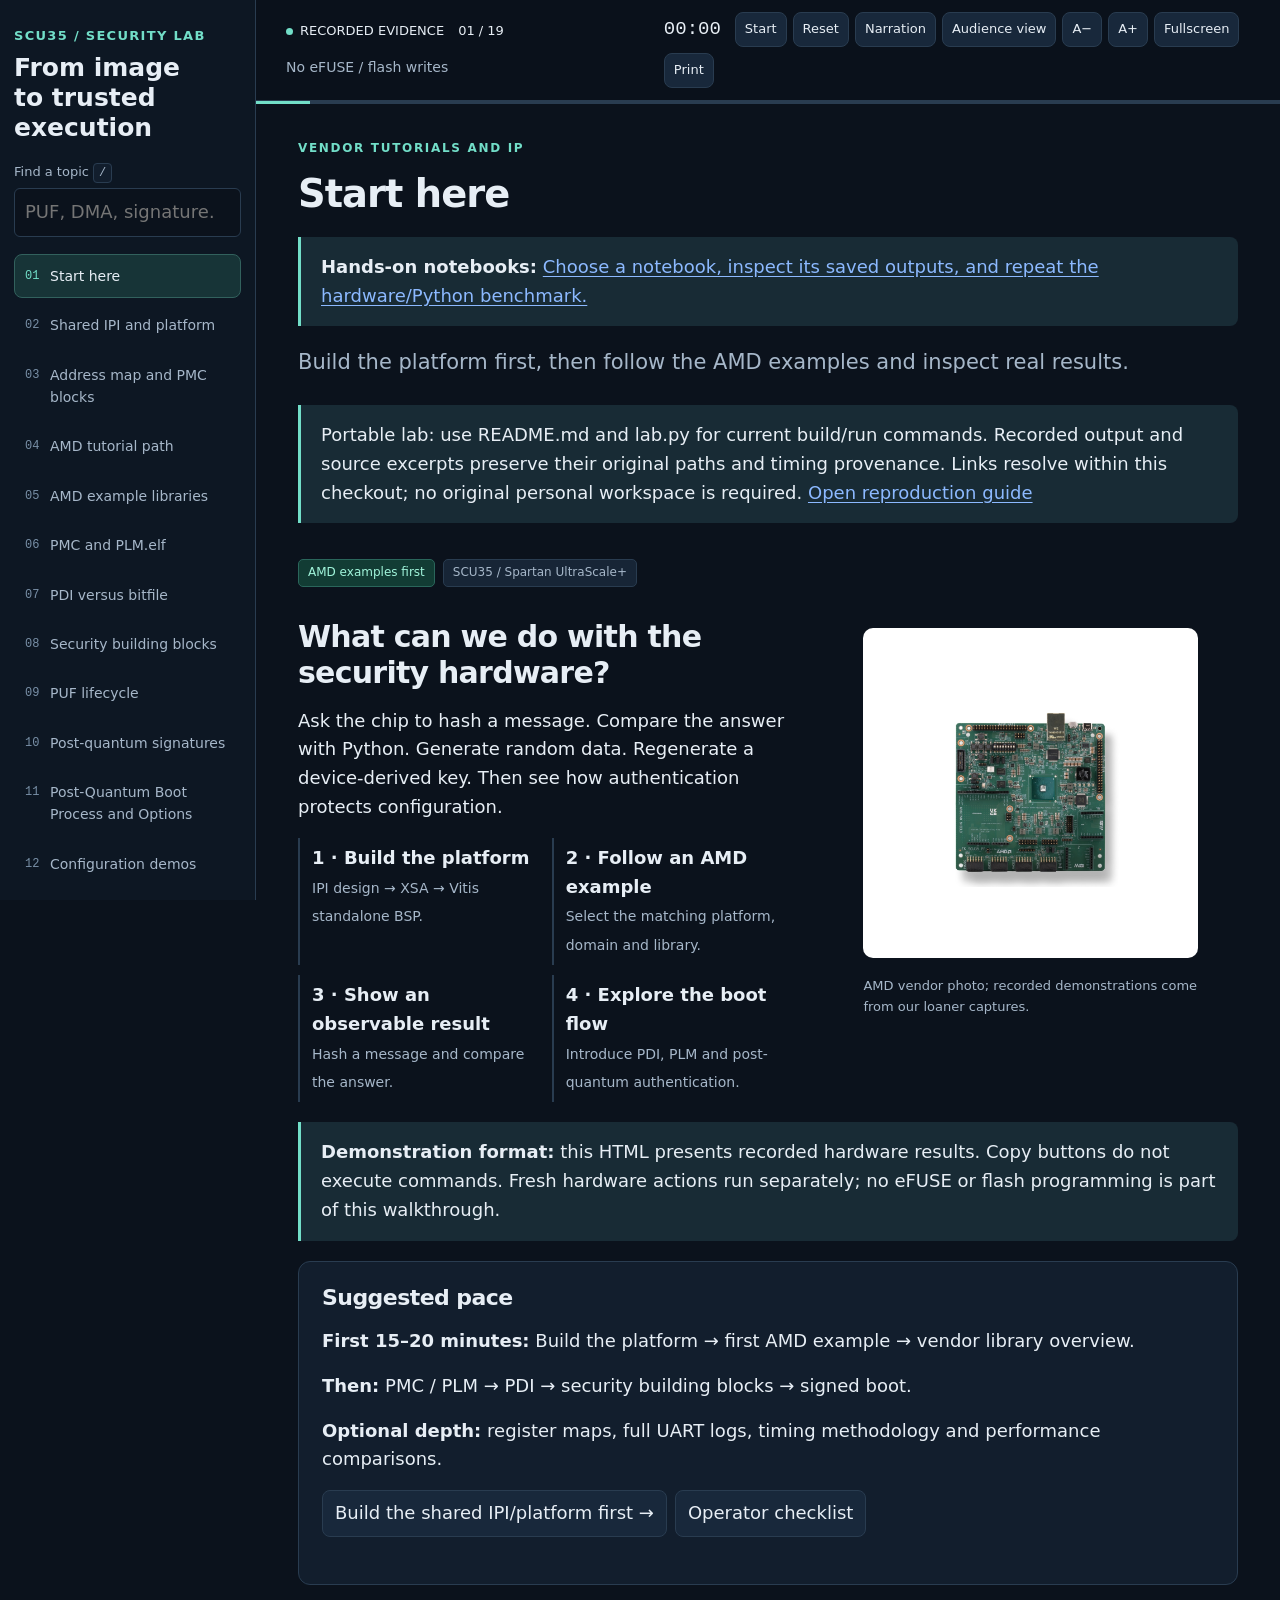
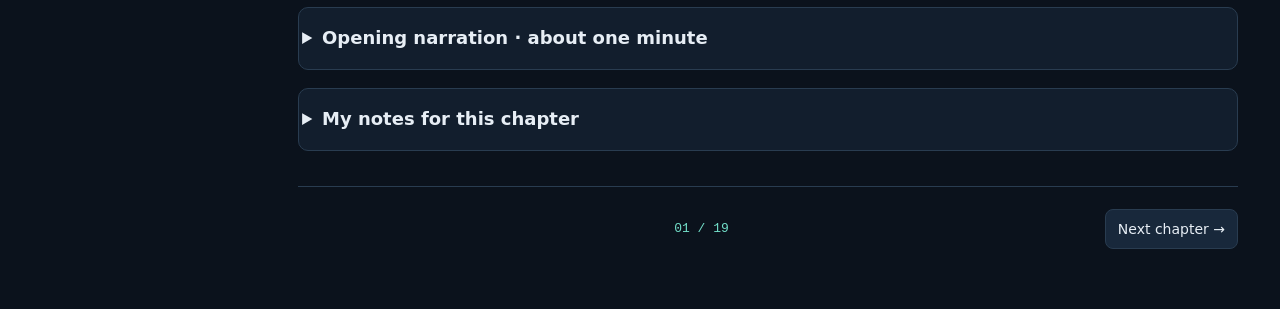
<file: scu35/docs/presenter/index.html>
<!DOCTYPE html>

<html lang="en"><head><meta charset="utf-8"/><meta content="width=device-width,initial-scale=1" name="viewport"/><meta content="Offline SCU35 PMC presenter with real image, hardware and runtime evidence." name="description"/><title>SCU35 presenter</title><script>document.documentElement.classList.add('js')</script><link href="style.css" rel="stylesheet"/></head><body>
<div class="shell"><aside class="sidebar"><div class="brand">SCU35 / SECURITY LAB</div><div class="side-title">From image<br/>to trusted execution</div><label for="chapter-search">Find a topic <kbd>/</kbd></label><input id="chapter-search" placeholder="PUF, DMA, signature…" type="search"/><nav aria-label="Presentation chapters" aria-orientation="vertical" class="chapter-nav" role="tablist"><button aria-controls="start" aria-selected="true" class="chapter-tab" id="tab-start" role="tab" tabindex="0"><span class="num">01</span><span>Start here</span></button><button aria-controls="platform" aria-selected="false" class="chapter-tab" id="tab-platform" role="tab" tabindex="-1"><span class="num">02</span><span>Shared IPI and platform</span></button><button aria-controls="address-map" aria-selected="false" class="chapter-tab" id="tab-address-map" role="tab" tabindex="-1"><span class="num">03</span><span>Address map and PMC blocks</span></button><button aria-controls="tutorial" aria-selected="false" class="chapter-tab" id="tab-tutorial" role="tab" tabindex="-1"><span class="num">04</span><span>AMD tutorial path</span></button><button aria-controls="examples" aria-selected="false" class="chapter-tab" id="tab-examples" role="tab" tabindex="-1"><span class="num">05</span><span>AMD example libraries</span></button><button aria-controls="pmc" aria-selected="false" class="chapter-tab" id="tab-pmc" role="tab" tabindex="-1"><span class="num">06</span><span>PMC and PLM.elf</span></button><button aria-controls="pdi" aria-selected="false" class="chapter-tab" id="tab-pdi" role="tab" tabindex="-1"><span class="num">07</span><span>PDI versus bitfile</span></button><button aria-controls="crypto" aria-selected="false" class="chapter-tab" id="tab-crypto" role="tab" tabindex="-1"><span class="num">08</span><span>Security building blocks</span></button><button aria-controls="puf" aria-selected="false" class="chapter-tab" id="tab-puf" role="tab" tabindex="-1"><span class="num">09</span><span>PUF lifecycle</span></button><button aria-controls="quantum" aria-selected="false" class="chapter-tab" id="tab-quantum" role="tab" tabindex="-1"><span class="num">10</span><span>Post-quantum signatures</span></button><button aria-controls="pq-boot" aria-selected="false" class="chapter-tab" id="tab-pq-boot" role="tab" tabindex="-1"><span class="num">11</span><span>Post-Quantum Boot Process and Options</span></button><button aria-controls="boot" aria-selected="false" class="chapter-tab" id="tab-boot" role="tab" tabindex="-1"><span class="num">12</span><span>Configuration demos</span></button><button aria-controls="interfaces" aria-selected="false" class="chapter-tab" id="tab-interfaces" role="tab" tabindex="-1"><span class="num">13</span><span>PL service interfaces</span></button><button aria-controls="payload" aria-selected="false" class="chapter-tab" id="tab-payload" role="tab" tabindex="-1"><span class="num">14</span><span>User payload demos</span></button><button aria-controls="performance" aria-selected="false" class="chapter-tab" id="tab-performance" role="tab" tabindex="-1"><span class="num">15</span><span>Performance and tradeoffs</span></button><button aria-controls="gallery" aria-selected="false" class="chapter-tab" id="tab-gallery" role="tab" tabindex="-1"><span class="num">16</span><span>Screenshots and evidence</span></button><button aria-controls="runbook" aria-selected="false" class="chapter-tab" id="tab-runbook" role="tab" tabindex="-1"><span class="num">17</span><span>Runbook and questions</span></button><button aria-controls="ethernet" aria-selected="false" class="chapter-tab" id="tab-ethernet" role="tab" tabindex="-1"><span class="num">18</span><span>Complete example: Ethernet crypto</span></button><button aria-controls="notebooks" aria-selected="false" class="chapter-tab" id="tab-notebooks" role="tab" tabindex="-1"><span class="num">19</span><span>Notebook walkthroughs</span></button></nav><div class="no-match" hidden="" id="no-match">No chapters match.</div><div class="side-bottom"><strong>Local presenter</strong><br/>Recorded evidence · Oct 25, 2026<br/>No hardware connection from HTML.<p>← → Chapters · A Audience<br/>N Notes · F Fullscreen</p></div></aside>
<main><header class="toolbar"><div class="toolbar-left"><span><i class="recorded-dot"></i>RECORDED EVIDENCE</span><span id="chapter-position">01 / 18</span><span class="small">No eFUSE / flash writes</span></div><div class="toolbar-actions"><span class="timer presenter-only" id="timer">00:00</span><button aria-pressed="false" class="presenter-only" id="timer-toggle">Start</button><button class="presenter-only" id="timer-reset">Reset</button><button aria-pressed="false" class="presenter-only" id="notes-toggle">Narration</button><button aria-pressed="false" id="audience-toggle">Audience view</button><button aria-label="Decrease text size" id="font-down">A−</button><button aria-label="Increase text size" id="font-up">A+</button><button id="fullscreen">Fullscreen</button><button id="print-all">Print</button></div></header><div class="progress-track"><div id="chapter-progress"></div></div><div class="content"><section aria-labelledby="tab-start" class="chapter active" data-title="Start here" id="start" role="tabpanel"><div class="eyebrow">Vendor tutorials and IP</div><h1>Start here</h1><div class="callout" id="notebook-guide-link"><b>Hands-on notebooks:</b> <a data-chapter="notebooks" href="#notebooks">Choose a notebook, inspect its saved outputs, and repeat the hardware/Python benchmark.</a></div><p class="lead">Build the platform first, then follow the AMD examples and inspect real results.</p><div class="callout" id="portable-notice">Portable lab: use README.md and lab.py for current build/run commands. Recorded output and source excerpts preserve their original paths and timing provenance. Links resolve within this checkout; no original personal workspace is required. <a href="../../README.md">Open reproduction guide</a></div><div class="hero-grid"><div><div class="tag-row"><span class="tag good">AMD examples first</span><span class="tag">SCU35 / Spartan UltraScale+</span></div><h2>What can we do with the security hardware?</h2><p>Ask the chip to hash a message. Compare the answer with Python. Generate random data. Regenerate a device-derived key. Then see how authentication protects configuration.</p><div class="fact-grid"><div class="fact"><strong>1 · Build the platform</strong><span>IPI design → XSA → Vitis standalone BSP.</span></div><div class="fact"><strong>2 · Follow an AMD example</strong><span>Select the matching platform, domain and library.</span></div><div class="fact"><strong>3 · Show an observable result</strong><span>Hash a message and compare the answer.</span></div><div class="fact"><strong>4 · Explore the boot flow</strong><span>Introduce PDI, PLM and post-quantum authentication.</span></div></div></div><figure><img alt="AMD vendor photograph of the SCU35 evaluation board" class="hero-photo" data-zoom="" src="assets/scu35_board.jpg" tabindex="0"/><figcaption class="caption">AMD vendor photo; recorded demonstrations come from our loaner captures.</figcaption></figure></div><div class="callout"><b>Demonstration format:</b> this HTML presents recorded hardware results. Copy buttons do not execute commands. Fresh hardware actions run separately; no eFUSE or flash programming is part of this walkthrough.</div><div class="panel"><h3>Suggested pace</h3><p><b>First 15–20 minutes:</b> Build the platform → first AMD example → vendor library overview.</p><p><b>Then:</b> PMC / PLM → PDI → security building blocks → signed boot.</p><p><b>Optional depth:</b> register maps, full UART logs, timing methodology and performance comparisons.</p><div class="tag-row"><button data-chapter="platform">Build the shared IPI/platform first →</button><button data-chapter="runbook">Operator checklist</button></div></div><details class="speaker presenter-only"><summary>Opening narration · about one minute</summary><div class="spoken"><p>Today we will start with examples supplied by AMD and use them to ask the security hardware to do something observable. Our first task is preparing the hardware handoff and the Vitis platform. Then we can build a hash example and check its answer.</p><p>We begin with the existing IP Integrator design, export its hardware description, and generate the matching standalone BSP. After that, we will move into configuration and signed boot.</p><p>The page contains recorded results. We can also run the separate notebook on hardware, but a browser button here does not control the FPGA. We keep permanent fuse and flash programming outside this loaner demonstration.</p></div><div class="operator-note">Show the board photograph, state the learning route, and move to Build the platform. Save benchmark numbers for later.</div></details><details class="presenter-only"><summary>My notes for this chapter</summary><textarea aria-label="Personal notes for Start here" class="editable-notes" data-notes="start" placeholder="Saved only in this browser. No upload."></textarea></details><div class="chapter-footer"><span></span><span class="chapter-mark">01 / 19</span><button data-next="">Next chapter →</button></div></section><section aria-labelledby="tab-platform" class="chapter" data-title="Shared IPI and platform" id="platform" role="tabpanel"><div class="eyebrow">First practical lesson</div><h1>Shared IPI and platform</h1><p class="lead">One IPI block design → one XSA → a shared Vitis platform for the AMD runtime examples.</p><div class="callout"><b>One shared hardware design.</b> Use <code>&lt;build_dir&gt;/ipi/sec.xpr</code>, block design <code>sys</code>, and its <code>hw.xsa</code> throughout the vendor runtime tutorials. Explain the hardware once, create the Vitis platform once, then change application code or enabled libraries as needed.</div><h2>1 · Inspect the shared IPI design</h2><figure class="panel"><div class="white-figure"><img alt="Actual Vivado export of the current AXI Timer design. Open the full-size image to read individual ports." data-caption="Actual Vivado export of the current AXI Timer design. Open the full-size image to read individual ports." data-zoom="" src="assets/timer_vivado.svg" tabindex="0"/></div><figcaption class="caption">Actual Vivado export of the current AXI Timer design. Open the full-size image to read individual ports. · Click to enlarge.</figcaption></figure><div class="table-wrap"><table><thead><tr><th>Block in our design</th><th>Vendor IP / role</th><th>What the audience should notice</th></tr></thead><tbody><tr><td><code>mb</code></td><td>MicroBlaze V processor</td><td>Runs the PL application, not the dedicated PMC firmware.</td></tr><tr><td><code>mb_local_memory</code></td><td>Local memory controllers and block RAM</td><td>Holds application instructions and data.</td></tr><tr><td><code>axi</code></td><td>AXI SmartConnect</td><td>Routes <code>mb/M_AXI_DP → axi/S00_AXI</code> to the peripherals.</td></tr><tr><td><code>pmc</code></td><td>PMC Bridge</td><td>The application’s access path to the hardened security functions.</td></tr><tr><td><code>uart</code></td><td>AXI UARTLite</td><td>Carries the demonstration results to the host.</td></tr><tr><td><code>timer</code></td><td>AMD AXI Timer 2.0</td><td>Replaces custom cycles_0 plus AXI GPIO in this revision. Two channels form a 64-bit timer.</td></tr></tbody></table></div><div class="callout"><b>Trace one request:</b> <code>mb/M_AXI_DP → axi/S00_AXI → pmc/S_AXI</code> reaches the PMC services through the bridge. Other branches provide UART results and AXI Timer measurements. The PL MicroBlaze V is distinct from the dedicated PMC processor.</div><div class="resource-list"><a href="../../README.md">Open the shared Vivado project</a><a href="assets/timer_vivado.svg">Full-size shared IPI diagram</a><a href="assets/timer_vivado.pdf">IPI diagram PDF</a></div><h2>2 · Export the XSA hardware handoff</h2><figure class="panel"><div class="white-figure"><img alt="One hardware design produces the XSA used to create the shared Vitis platform. Applications are built against that platform." data-caption="One hardware design produces the XSA used to create the shared Vitis platform. Applications are built against that platform." data-zoom="" src="assets/platform_flow.svg" tabindex="0"/></div><figcaption class="caption">One hardware design produces the XSA used to create the shared Vitis platform. Applications are built against that platform. · Click to enlarge.</figcaption></figure><div class="table-wrap"><table><thead><tr><th>Artifact</th><th>What it provides</th><th>Our file</th></tr></thead><tbody><tr><td>Vivado project / BD</td><td>MicroBlaze V, local BRAM, PMC Bridge, UARTLite and AXI Timer</td><td><a href="../../README.md">s35tmr/tmr.xpr</a> / sys</td></tr><tr><td>XSA</td><td>Hardware definition consumed by Vitis</td><td><a href="../../reference/timer/timer.xsa">sec35/timer/hw.xsa</a></td></tr><tr><td>Platform / BSP</td><td>Standalone mb domain, generated headers, drivers and libraries</td><td><a href="../../README.md">plat.xpfm</a></td></tr><tr><td>Application ELF</td><td>The next lesson: executable code built against that platform</td><td>Separate from the stock PMC plm.elf; building the platform does not build or run the application.</td></tr></tbody></table></div><p>Use the delivered <code>&lt;build_dir&gt;/hw.xsa</code> for this lesson. If you change the hardware, export a new XSA and update the platform. Selecting another security library does not by itself require another block design.</p><details class="deep-dive"><summary>Optional: reproduce the XSA export in Vivado Tcl</summary><div class="cli command"><div class="cli-head"><span><strong>Export the implemented hardware to a fresh file</strong> · READ / INSPECT · copy only</span><button aria-label="Copy Export the implemented hardware to a fresh file" class="copy" data-copy="code-37">Copy</button></div><pre id="code-37"># From the scu35 directory; creates the shared IPI/XSA
python lab.py build --phase hardware</pre></div><p>This writes a new handoff file, preserving the delivered hw.xsa. If using that new export, select hw.xsa as the Vitis input and update the build script’s XSA path accordingly. The recorded platform build below uses the delivered hw.xsa.</p></details><h2>3 · Create the shared Vitis platform</h2><div class="table-wrap"><table><thead><tr><th>Vitis Unified 2026.1 step</th><th>Selection for this SCU35 design</th></tr></thead><tbody><tr><td>Open a workspace</td><td>Use a short new directory. The recorded build uses <code>&lt;build_dir&gt;/vsw</code>.</td></tr><tr><td>File → New Component → Platform</td><td>Name the component <code>plat35</code>.</td></tr><tr><td>Select the hardware design</td><td>Browse to <code>&lt;build_dir&gt;/hw.xsa</code>.</td></tr><tr><td>Choose processor and operating system</td><td>Processor <code>mb</code> — MicroBlaze V; OS <code>standalone</code>; domain <code>mb</code>.</td></tr><tr><td>Create the platform</td><td>Check that the component uses this XSA and the mb processor. A different processor or old XSA means the wrong platform.</td></tr></tbody></table></div><p class="small">AMD procedure: <a href="https://docs.amd.com/r/en-US/ug1400-vitis-embedded/Creating-a-Platform-Component-from-XSA">Create a platform component from XSA</a>.</p><h2>4 · Configure and build the BSP</h2><p>Open the platform’s <code>vitis-comp.json</code>, expand the <code>mb</code> domain and open <b>Board Support Package</b>. Enable <code>xilsecure</code> for the first SHA lesson. Our preparation script also builds <code>xilpuf</code> and <code>xilnvm</code> for later source walkthroughs; compiling a library executes none of its examples.</p><div class="table-wrap"><table><thead><tr><th>Check before continuing</th><th>Expected result</th></tr></thead><tbody><tr><td>Processor / domain</td><td>MicroBlaze V instance <code>mb</code>, standalone domain <code>mb</code></td></tr><tr><td>Timer driver</td><td><code>tmrctr</code> / AXI Timer; no old AXI GPIO timer mapping</td></tr><tr><td>Random peripheral</td><td><code>PMCL_TRNG</code> mapped to <code>XTrngpsx</code></td></tr><tr><td>BSP output</td><td>Generated <code>xparameters.h</code>, driver configuration and compiled libraries</td></tr><tr><td>Platform output</td><td><code>&lt;build_dir&gt;/vsw/plat/export/plat/plat.xpfm</code></td></tr></tbody></table></div><p class="small">AMD reference: <a href="https://docs.amd.com/r/en-US/ug1400-vitis-embedded/Board-Support-Package-Settings-Page">BSP settings, libraries and driver assignments</a>.</p><div class="cli output"><div class="cli-head"><span><strong>Recorded platform-build validation</strong> · RECORDED OUTPUT · selected lines</span><button aria-label="Copy Recorded platform-build validation" class="copy" data-copy="code-38">Copy</button></div><pre id="code-38">{
  "overall": "PASS",
  "tool": "Vitis 2026.1",
  "workspace": "C:\\aiup\\v35plat",
  "platform": "C:\\aiup\\v35plat\\plat35\\export\\plat35\\plat35.xpfm",
  "processor": "mb",
  "domain": "mb",
  "os": "standalone",
  "scope": "Platform/BSP build only; no example execution and no hardware programming"
}</pre></div><span class="source">Source evidence · <a href="../../README.md">sec35\platform\platform_report.json</a></span><details class="deep-dive"><summary>Optional: repeat using the supplied Vitis Python build script</summary><div class="cli command"><div class="cli-head"><span><strong>Platform-only build — requires a fresh workspace</strong> · READ / INSPECT · copy only</span><button aria-label="Copy Platform-only build — requires a fresh workspace" class="copy" data-copy="code-39">Copy</button></div><pre id="code-39">python lab.py build --phase platform</pre></div><p>The script refuses to overwrite an existing plat35 component. Choose another short WORKSPACE path in the script for a new demonstration. To inspect this recorded build, open &lt;build_dir&gt;/vsw in Vitis instead. This is the Vitis Python environment; the notebook’s ordinary Python kernel is a separate tool.</p><div class="cli reference"><div class="cli-head"><span><strong>Executed platform-creation API calls</strong> · SOURCE EXCERPT · explanation only</span><button aria-label="Copy Executed platform-creation API calls" class="copy" data-copy="code-40">Copy</button></div><pre id="code-40">client.set_workspace(str(WORKSPACE))
    platform=client.create_platform_component(name='plat35',hw_design=str(XSA))
    domain=platform.add_domain(name='mb',cpu='mb',os='standalone')
    for lib in ('xilsecure','xilpuf','xilnvm'):domain.set_lib(lib)
    platform.build()</pre></div><span class="source">Source evidence · <a href="../../README.md">sec35\platform\build_platform.py</a></span></details><h2>5 · Build examples against the same platform</h2><ol><li>Create an application component using the built <code>plat.xpfm</code> and the standalone <code>mb</code> domain.</li><li>Select the Spartan SHA example when available in the example view, or create an empty application and import <a href="https://github.com/Xilinx/embeddedsw/blob/b5cd5477bb44b9fadd98be10ea2f12705b9287f3/lib/sw_services/xilsecure/examples/xilsecure_spartanup_sha_server_example.c">xilsecure_spartanup_sha_server_example.c</a>.</li><li>Build its ELF against the generated BSP. Review the application linker and shared-buffer placement before downloading it. See the <a href="../../docs/hardware.md#vendor-sha-and-lmshss-shared-memory">manual SHA/LMS/HSS memory fixes</a>: replace the SHARED_MEM placeholder and check library scratch buffers as well as public inputs. The documented LMS/HSS fix passed on hardware.</li><li>Continue to the AMD tutorial path for the known input, captured hardware digest and Python comparison.</li></ol><div class="callout"><b>Keep the gates separate:</b> a successful platform build proves that the BSP and libraries were generated. A successful application build is a compile/link check. Runtime correctness still requires the matching hardware image and memory layout. The existing AXI Timer notebook supplies recorded hardware evidence; this fresh platform build does not replace that tested benchmark ELF.</div><div class="panel"><h3>Ready to continue?</h3><p>Ask: “Which file moves the hardware description into Vitis, and which processor will our example run on?” Continue when the audience identifies XSA and the PL MicroBlaze V named mb.</p><button data-chapter="tutorial">Platform ready → first AMD hash example</button></div><details class="speaker presenter-only"><summary>Platform-first narration · 5–7 minutes</summary><div class="spoken"><p>Before we ask the security hardware to hash anything, we need a software platform that matches our FPGA design. In Vivado, we already have a MicroBlaze V, local memory and a bridge to the PMC functions.</p><p>Vivado exports an XSA describing that hardware. Vitis reads the XSA so it can generate the correct processor support, memory addresses and device drivers. Importing that file does not program the board.</p><p>We select the processor named mb and a standalone domain, then enable the software libraries and build the platform. The useful outputs are the platform file and its BSP: headers, driver configuration and compiled libraries.</p><p>Our fresh build recognizes AXI Timer and the XTrngpsx driver for PMCL_TRNG. That check helps us avoid accidentally using the older platform with its GPIO counter.</p><p>Now we can create an application using this platform and import the AMD SHA example. Building the platform, building the application and proving it on hardware are three separate steps. The next chapter shows the first observable result.</p></div><div class="operator-note">Show the existing IPI design briefly, select hw.xsa in Vitis, point to mb / standalone / BSP, then show the recorded platform-build report before opening the SHA example.</div></details><h2>What changes between demonstrations?</h2><div class="table-wrap"><table><thead><tr><th>Demonstration</th><th>Hardware reuse</th><th>What changes</th></tr></thead><tbody><tr><td>SHA3 / SHAKE, AES, LMS/HSS verification, RNG and PUF runtime tutorials</td><td>Reuse the shared sys BD and hw.xsa</td><td>Application source, library choices and reviewed buffer/linker placement. XilNvm remains read-only source review, not a new hardware run.</td></tr><tr><td>Signed / encrypted / rolling-key configuration images</td><td>The same PL configuration can be packaged into different PDIs</td><td>Bootgen BIF attributes, signatures, certificates and encryption/key material. A different security mode does not inherently require a new IPI design.</td></tr><tr><td>Retained secure-boot captures</td><td>Recorded with the previous PL counter revision</td><td>These older PDIs have not been rebuilt and retested against the current AXI Timer netlist. Their evidence remains labeled historical.</td></tr><tr><td>Native PMC performance benchmark</td><td>Separate experimental firmware / retained PL fixture</td><td>An advanced benchmark path; it is not another prerequisite platform for the vendor tutorials.</td></tr></tbody></table></div><div class="callout">Reuse the design and hardware description; still validate each application and packaged image. Sharing an XSA does not make an untested ELF or a newly signed PDI automatically hardware-tested.</div><details class="deep-dive"><summary>Optional reference: timer registers, self-tests and historical IPI evidence</summary><p>The IP supplies two 32-bit channels. Firmware enables cascade mode to form a 64-bit up-counter. Both channels share the existing 100 MHz clock; freeze and capture inputs are held inactive, and interrupts are disabled.</p><div class="table-wrap"><table><thead><tr><th>Timer register</th><th>Address</th><th>Role</th></tr></thead><tbody><tr><td>TCSR0</td><td><code>0x40000000</code></td><td>Control: cascade, load, enable and auto-reload</td></tr><tr><td>TLR0 / TLR1</td><td><code>0x40000004 / 0x40000014</code></td><td>Lower / upper load value</td></tr><tr><td>TCR0 / TCR1</td><td><code>0x40000008 / 0x40000018</code></td><td>Lower / upper running count</td></tr><tr><td>TCSR1</td><td><code>0x40000010</code></td><td>Second channel control used during load initialization</td></tr></tbody></table></div><div class="cli reference"><div class="cli-head"><span><strong>Actual coherent 64-bit counter reader</strong> · SOURCE EXCERPT · explanation only</span><button aria-label="Copy Actual coherent 64-bit counter reader" class="copy" data-copy="code-26">Copy</button></div><pre id="code-26">static u64 timer_ticks64(void) {
    u32 hi,lo,again;
    do {
        hi=Xil_In32(TMR_BASE+0x18U);
        lo=Xil_In32(TMR_BASE+0x08U);
        again=Xil_In32(TMR_BASE+0x18U);
    } while(hi!=again);
    return ((u64)hi&lt;&lt;32)|lo;
}</pre></div><span class="source">Source evidence · <a href="../../fw/timer_io.c">sec35\timer\timer_io.c</a></span><div class="callout"><b>Benchmark scope:</b> AXI Timer covers every timing row in <code>sec35/timer</code>. It does not replace native PMC <code>mcycle</code> timing, the Python host clock, or the counter inside the retained older signed-boot PDIs. See the AMD library examples and Performance chapters for the timing-source table.</div><div class="cli output"><div class="cli-head"><span><strong>Recorded AXI Timer self-tests</strong> · RECORDED OUTPUT · selected lines</span><button aria-label="Copy Recorded AXI Timer self-tests" class="copy" data-copy="code-27">Copy</button></div><pre id="code-27">TMR_TEST,carry,1,4117
TMR_TEST,monotonic,1000,37,51
TMR_META,axi_timer,64,100000000,40000000
CMP_META,2,100000000,20,10,7d1bf77bc454dd1f,34
CMP_DONE,0</pre></div><span class="source">Source evidence · <a href="../../evidence/timer/uart.txt">sec35\timer\runs\20261025T173733720\uart.txt</a></span><details><summary>Original IPI revision used by the retained signed/encrypted boot captures</summary><div class="callout"><b>Two processors, two phases.</b> The dedicated PMC executes configuration firmware. The IPI <code>mb</code> is a separate MicroBlaze V implemented in PL. Its application starts after configuration; it does not establish the initial boot trust decision.</div><h2>1 · Open the real IPI block design</h2><div class="cli command"><div class="cli-head"><span><strong>Vivado 2026.1 Tcl — open the delivered project</strong> · READ / INSPECT · copy only</span><button aria-label="Copy Vivado 2026.1 Tcl — open the delivered project" class="copy" data-copy="code-24">Copy</button></div><pre id="code-24"># Open &lt;build_dir&gt;/ipi/sec.xpr in Vivado; inspect the sys block design.</pre></div><figure class="panel"><div class="white-figure"><img alt="Actual sys block design exported by Vivado 2026.1 from s35cmp/cmp.xpr. Click to enlarge and read the ports." data-caption="Actual sys block design exported by Vivado 2026.1 from s35cmp/cmp.xpr. Click to enlarge and read the ports." data-zoom="" src="assets/sys_vivado.svg" tabindex="0"/></div><figcaption class="caption">Actual sys block design exported by Vivado 2026.1 from s35cmp/cmp.xpr. Click to enlarge and read the ports. · Click to enlarge.</figcaption></figure><span class="source">Source evidence · <a href="../../README.md">s35cmp\cmp.srcs\sources_1\bd\sys\sys.bd</a></span><div class="resource-list"><a href="assets/sys_vivado.svg">Open full-size Vivado SVG</a><a href="assets/sys_vivado.pdf">Open Vivado PDF export</a><a href="assets/bd_export.json">Export provenance and source hashes</a></div><div class="table-wrap"><table><thead><tr><th>IPI interface net</th><th>Actual endpoints</th></tr></thead><tbody><tr><td>mb_M_AXI_DP</td><td><code>mb/M_AXI_DP → axi/S00_AXI</code></td></tr><tr><td>axi_M00_AXI</td><td><code>axi/M00_AXI → uart/S_AXI</code></td></tr><tr><td>axi_M01_AXI</td><td><code>axi/M01_AXI → pmc/S_AXI</code></td></tr><tr><td>axi_M02_AXI</td><td><code>axi/M02_AXI → timer/S_AXI</code></td></tr></tbody></table></div><div class="callout"><b>The block named timer is AXI GPIO.</b> It reads <code>cycles_0/count</code> through <code>timer/gpio_io_i</code>. The custom 100 MHz counter supplies the runtime timing samples; this design does not instantiate an AXI Timer IP.</div><div class="table-wrap"><table><thead><tr><th>Artifact</th><th>Role</th></tr></thead><tbody><tr><td><code>s35cmp/cmp.xpr</code> / <code>sys.bd</code></td><td>Vivado 2026.1; xcsu35p-sbvb625-2-e; PL hardware design</td></tr><tr><td><code>sec35/compare/bench.elf</code></td><td>MicroBlaze V application initialized into PL BRAM</td></tr><tr><td><code>plm.elf</code></td><td>Stock AMD firmware packaged for the dedicated PMC; separate from bench.elf</td></tr><tr><td><code>design.rcdo</code></td><td>PL configuration stream from the implemented design, including application initialization</td></tr><tr><td><code>signed.pdi</code> / <code>combo.pdi</code></td><td>Bootgen packages the same real PL payload with the selected image protections</td></tr></tbody></table></div><details><summary>Address Editor: selected regions from this exact BD</summary><div class="table-wrap"><table><thead><tr><th>Segment</th><th>Base address</th><th>Size</th></tr></thead><tbody><tr><td>SEG_dlmb_bram_if_cntlr_Mem</td><td><code>0x00000000</code></td><td>128K</td></tr><tr><td>SEG_pmc_pmcl_dma_0</td><td><code>0x040E0000</code></td><td>64K</td></tr><tr><td>SEG_pmc_pmcl_sha3_0</td><td><code>0x04100000</code></td><td>64K</td></tr><tr><td>SEG_pmc_pmcl_aes_0</td><td><code>0x040F0000</code></td><td>64K</td></tr><tr><td>SEG_pmc_pmcl_puf_0</td><td><code>0x04080000</code></td><td>64K</td></tr><tr><td>SEG_pmc_pmcl_trng_0</td><td><code>0x04120000</code></td><td>64K</td></tr></tbody></table></div><p>These mappings describe connectivity; they do not authorize arbitrary writes to configuration or key-storage registers. The runtime demo uses its matched drivers and owned buffers.</p></details><h2>2 · Present the design in Vivado</h2><ol><li>Open <code>sys</code> and locate <code>mb</code>. Follow ILMB and DLMB to local memory.</li><li>Follow <code>mb/M_AXI_DP</code> into <code>axi/S00_AXI</code>. Identify the separate UART, PMC bridge and timer branches.</li><li>Highlight <code>pmc/S_AXI</code>. The bridge exposes the hardened PMC services; the SHA and AES engines are not soft IP blocks instantiated in this PL design.</li><li>Open Address Editor and compare the mapped regions with the source table above.</li><li>Point out <code>mdm_1</code>, reset logic and <code>cycles_0</code>. The UART carries captured application results; runtime timing does not include JTAG upload/readout.</li></ol><details class="speaker presenter-only"><summary>IPI chapter narration · 4–6 minutes</summary><div class="spoken"><p>This is an actual export from Vivado of the block design used by our functional crypto demo. Start at mb: that is a MicroBlaze V implemented in programmable logic. Follow its instruction and data memory buses to the local BRAM, where the application is initialized.</p><p>The AXI data port goes to an interconnect with three peripheral branches. One reaches the UART, another reaches the timer, and the PMC branch reaches the hardened security system. We do not have separate SHA or AES soft cores instantiated in this design.</p><p>There are two processors to keep track of. The MicroBlaze V here runs bench.elf after configuration. The dedicated PMC runs the configuration firmware packaged as plm.elf. The bridge connects our running PL software to PMC services; it does not make the PL processor the initial root of trust.</p><p>In Address Editor, we can see the regions the driver uses for SHA, AES, DMA, PUF and other functions. A mapped register window is connectivity, not proof that every operation is safe or supported. Our examples use the matching drivers and their allocated buffers.</p><p>For the audience, the important path is application, AXI interconnect, PMC bridge, then hardened cryptographic functions. The next chapter moves earlier in time to explain how this PL application is authenticated and configured before it runs.</p></div><div class="operator-note"><b>Screen:</b> Enlarge the Vivado SVG or open the PDF; trace mb, BRAM, axi and pmc. Then show Address Editor in Vivado if desired.</div></details><div class="resource-list"><a href="../../README.md">Open Vivado project</a><a href="../../README.md">Open sys.bd source</a></div></details></details><details class="presenter-only"><summary>My notes for this chapter</summary><textarea aria-label="Personal notes for Shared IPI and platform" class="editable-notes" data-notes="platform" placeholder="Saved only in this browser. No upload."></textarea></details><div class="chapter-footer"><button data-prev="">← Previous chapter</button><span class="chapter-mark">02 / 19</span><button data-next="">Next chapter →</button></div></section><section aria-labelledby="tab-address-map" class="chapter" data-title="Address map and PMC blocks" id="address-map" role="tabpanel"><div class="eyebrow">Hardware reference · before the AMD examples</div><h1>Address map and PMC blocks</h1><p class="lead">A guided summary of every segment in the Address Editor screenshot, with its role in the shared platform and security demonstrations.</p><div class="callout"><b>Read this as the PL processor’s address book.</b> The supplied screenshot shows <code>microblaze_riscv_0/Data</code>. Our shared design calls that processor <code>mb</code> and the bridge <code>pmc</code>. The bridge exposes windows into existing hardened blocks; these rows do not instantiate another copy of each crypto engine.</div><figure class="panel"><div class="white-figure"><img alt="Conceptual address-routing diagram, not a Vivado screen capture. The actual shared BD export is in chapter 2." data-caption="Conceptual address-routing diagram, not a Vivado screen capture. The actual shared BD export is in chapter 2." data-zoom="" src="assets/address_flow.svg" tabindex="0"/></div><figcaption class="caption">Conceptual address-routing diagram, not a Vivado screen capture. The actual shared BD export is in chapter 2. · Click to enlarge.</figcaption></figure><h2>How to read the columns</h2><div class="table-wrap"><table><thead><tr><th>Column</th><th>Meaning</th></tr></thead><tbody><tr><td>Name / Interface</td><td>Instance and target interface reached by an access from this processor.</td></tr><tr><td>Slave Segment</td><td>Named target register, memory or stream aperture.</td></tr><tr><td>Master Base Address</td><td>First CPU address assigned to that segment.</td></tr><tr><td>Range / Master High Address</td><td>Decode span and inclusive last address: high = base + range − 1. A 64 KiB window does not imply 64 KiB of usable registers or payload RAM.</td></tr></tbody></table></div><h2>PL processor, debug and application memory</h2><div class="table-wrap"><table><thead><tr><th>Screenshot entry</th><th>Screenshot base → high</th><th>Purpose</th><th>Shared timer design</th></tr></thead><tbody><tr><td>mdm_1/S_AXI</td><td><code>0x44A00000 → 0x44A0FFFF</code> · 64 KiB</td><td>PL processor debug-module register window; separate from the dedicated PMC processor.</td><td>No equivalent mapped MDM segment in the delivered mb/Data snapshot.</td></tr><tr><td>microblaze_riscv_0_axi_intc/S_AXI</td><td><code>0x41200000 → 0x4120FFFF</code> · 64 KiB</td><td>PL AXI interrupt controller: routes enabled peripheral interrupts to the PL CPU.</td><td>No equivalent mapped AXI INTC segment in the delivered snapshot; benchmark timer is polled.</td></tr><tr><td>Local memory / dlmb_bram_if_cntlr/SLMB</td><td><code>0x00000000 → 0x0001FFFF</code> · 128 KiB</td><td>PL MicroBlaze V application instructions/data, stack and heap according to the linker script.</td><td>Same 128 KiB address span; distinct from PMC firmware RAM.</td></tr></tbody></table></div><h2>All 18 PMC Bridge windows in your screenshot</h2><p>Base, high address and range below are also checked against <code>hw/sys.bd</code>. Names preserve the screenshot spelling, including <code>PMC_AES</code>.</p><div class="table-wrap"><table><thead><tr><th>Bridge interface / block</th><th>Base / high / range</th><th>What it does</th><th>Presentation and demo connection</th></tr></thead><tbody><tr><td><code>CCU_APB</code><br/>Configuration control registers<br/><a class="register-link" href="https://docs.amd.com/r/en-US/ug1679-spartan-ultrascaleplus-registers/CCU_APB-Module" rel="noopener noreferrer" target="_blank">CCU_APB registers · UG1679</a></td><td><code>0x04130000<br/>0x0413FFFF</code><br/>64 KiB</td><td>Control/status interface for the configuration control unit.</td><td>Explain PL configuration; no arbitrary register writes.</td></tr><tr><td><code>CCU_RD_STREAM</code><br/>Configuration read stream<br/><a class="register-link" href="https://docs.amd.com/r/en-US/ug1679-spartan-ultrascaleplus-registers/CCU_APB-Module" rel="noopener noreferrer" target="_blank">Related CCU_APB control registers</a><br/><small>Stream aperture; linked page documents the associated control block, not this data aperture.</small></td><td><code>0x04060000<br/>0x0406FFFF</code><br/>64 KiB</td><td>Configuration readback data aperture.</td><td>Architecture walkthrough; no new readback qualification.</td></tr><tr><td><code>CCU_WR_STREAM</code><br/>Configuration write stream<br/><a class="register-link" href="https://docs.amd.com/r/en-US/ug1679-spartan-ultrascaleplus-registers/CCU_APB-Module" rel="noopener noreferrer" target="_blank">Related CCU_APB control registers</a><br/><small>Stream aperture; linked page documents the associated control block, not this data aperture.</small></td><td><code>0x04070000<br/>0x0407FFFF</code><br/>64 KiB</td><td>Configuration write-data aperture.</td><td>Relate to PL configuration carried by the PDI.</td></tr><tr><td><code>PLM_CONFIG</code><br/>PMC firmware/configuration memory window<br/><a class="register-link" href="https://docs.amd.com/r/en-US/ug860-spartan-ultrascale-config/References" rel="noopener noreferrer" target="_blank">Register-guide access · UG1680 / DSL</a><br/><small>No dedicated public UG1679 subsection found. This link identifies the security register guide and its Design Security Lounge access requirement; it is not a register subsection.</small></td><td><code>0x04020000<br/>0x0402FFFF</code><br/>64 KiB</td><td>Memory region used by the PMC firmware; not a separate PLM processor.</td><td>Explain plm.elf placement and reviewed shared buffers. Mapped RAM is not automatically free.</td></tr><tr><td><code>PMC_AES</code><br/>AES engine<br/><a class="register-link" href="https://github.com/Xilinx/embeddedsw/blob/b5cd5477bb44b9fadd98be10ea2f12705b9287f3/lib/sw_services/xilsecure/src/server/core/aes/xsecure_aes_core_hw.h" rel="noopener noreferrer" target="_blank">AES register definitions · AMD source</a><br/><small>Public driver definitions; complete security-register documentation is UG1680 in the Design Security Lounge.</small></td><td><code>0x040F0000<br/>0x040FFFFF</code><br/>64 KiB</td><td>Hardened AES-GCM encryption/decryption block.</td><td>Known plaintext/ciphertext/tag tests, bad-tag rejection and PUF-key data protection.</td></tr><tr><td><code>PMCL_DMA</code><br/>PMC DMA<br/><a class="register-link" href="https://docs.amd.com/r/en-US/ug860-spartan-ultrascale-config/References" rel="noopener noreferrer" target="_blank">Register-guide access · UG1680 / DSL</a><br/><small>No dedicated public UG1679 subsection found. This link identifies the security register guide and its Design Security Lounge access requirement; it is not a register subsection.</small></td><td><code>0x040E0000<br/>0x040EFFFF</code><br/>64 KiB</td><td>Moves data for the PMC stream and crypto paths under software control.</td><td>Explain resident-buffer throughput; separate transfer, setup and crypto cost.</td></tr><tr><td><code>PMCL_EFUSE</code><br/>Persistent security storage control<br/><a class="register-link" href="https://docs.amd.com/r/en-US/ug1679-spartan-ultrascaleplus-registers/EFUSE-Module" rel="noopener noreferrer" target="_blank">EFUSE registers · UG1679</a></td><td><code>0x04160000<br/>0x0416FFFF</code><br/>64 KiB</td><td>Access to eFUSE control/status and documented read interfaces.</td><td>Read-only source review. No eFUSE programming; secret AES keys are not a readable dump.</td></tr><tr><td><code>PMCL_GLOBAL</code><br/>Global PMC control/status<br/><a class="register-link" href="https://docs.amd.com/r/en-US/ug1679-spartan-ultrascaleplus-registers/GLOBAL-Module" rel="noopener noreferrer" target="_blank">GLOBAL registers · UG1679</a></td><td><code>0x040A0000<br/>0x040BFFFF</code><br/>128 KiB</td><td>Global PMC controls and status, including clock/reset-related settings.</td><td>Explain system context; not a timed cryptographic method.</td></tr><tr><td><code>PMCL_OSPI</code><br/>Boot-flash controller<br/><a class="register-link" href="https://docs.amd.com/r/en-US/ug1679-spartan-ultrascaleplus-registers/OSPI_QSPI-Module" rel="noopener noreferrer" target="_blank">OSPI_QSPI registers · UG1679</a></td><td><code>0x04090000<br/>0x0409FFFF</code><br/>64 KiB</td><td>Controller interface for external serial boot flash.</td><td>Explain boot-source options. No flash writes; native OSPI operation is not established by our captures.</td></tr><tr><td><code>PMCL_PUF</code><br/>Device-specific key derivation<br/><a class="register-link" href="https://github.com/Xilinx/embeddedsw/blob/b5cd5477bb44b9fadd98be10ea2f12705b9287f3/lib/sw_services/xilpuf/src/spartanup/xpuf_hw.h" rel="noopener noreferrer" target="_blank">PUF register definitions · AMD source</a><br/><small>Public driver definitions; complete security-register documentation is UG1680 in the Design Security Lounge.</small></td><td><code>0x04080000<br/>0x0408FFFF</code><br/>64 KiB</td><td>PUF registration/regeneration control with helper data.</td><td>RAM-only helper-data lifecycle and PUF-derived AES tests; no permanent enrollment.</td></tr><tr><td><code>PMCL_SHA3</code><br/>SHA3 / SHAKE engine<br/><a class="register-link" href="https://github.com/Xilinx/embeddedsw/blob/b5cd5477bb44b9fadd98be10ea2f12705b9287f3/lib/sw_services/xilsecure/src/server/spartanup/xsecure_sha_hw.h" rel="noopener noreferrer" target="_blank">SHA3 register definitions · AMD source</a><br/><small>Public driver definitions; complete security-register documentation is UG1680 in the Design Security Lounge.</small></td><td><code>0x04100000<br/>0x0410FFFF</code><br/>64 KiB</td><td>Hardened hash engine used for SHA3-256 and SHAKE-256 on SU35P.</td><td>Known-answer tests and hash-based LMS/HSS verification. No separate LMS/HSS hardware aperture.</td></tr><tr><td><code>PMCL_SLAVE_BOOT</code><br/>Slave-boot control/status<br/><a class="register-link" href="https://docs.amd.com/r/en-US/ug1679-spartan-ultrascaleplus-registers/SBI-Module" rel="noopener noreferrer" target="_blank">SBI registers · UG1679</a></td><td><code>0x04110000<br/>0x0411FFFF</code><br/>64 KiB</td><td>Registers associated with receiving a configuration image through slave boot interfaces.</td><td>Explain image ingress; not a claim every boot interface has been exercised.</td></tr><tr><td><code>PMCL_TAP</code><br/>JTAG TAP control interface<br/><a class="register-link" href="https://docs.amd.com/r/en-US/ug1679-spartan-ultrascaleplus-registers/TAP-Module" rel="noopener noreferrer" target="_blank">TAP registers · UG1679</a></td><td><code>0x040C0000<br/>0x040DFFFF</code><br/>128 KiB</td><td>PMC-side interface associated with the JTAG test/configuration access path.</td><td>Explain programming/debug context; this is distinct from the PL MDM debug block.</td></tr><tr><td><code>PMCL_TRNG</code><br/>Random-number generator<br/><a class="register-link" href="https://github.com/Xilinx/embeddedsw/blob/b5cd5477bb44b9fadd98be10ea2f12705b9287f3/XilinxProcessorIPLib/drivers/trngpsx/src/xtrngpsx_hw.h" rel="noopener noreferrer" target="_blank">TRNG register definitions · AMD source</a><br/><small>Public driver definitions; complete security-register documentation is UG1680 in the Design Security Lounge.</small></td><td><code>0x04120000<br/>0x0412FFFF</code><br/>64 KiB</td><td>Hardened random-generation peripheral, exposed through the XTrngpsx driver.</td><td>HRNG/DRNG/PTRNG examples and smoke tests; not entropy certification.</td></tr><tr><td><code>RV_IOMODULE</code><br/>PMC processor support I/O<br/><a class="register-link" href="https://docs.amd.com/r/en-US/ug860-spartan-ultrascale-config/References" rel="noopener noreferrer" target="_blank">Register-guide access · UG1680 / DSL</a><br/><small>No dedicated public UG1679 subsection found. This link identifies the security register guide and its Design Security Lounge access requirement; it is not a register subsection.</small></td><td><code>0x04040000<br/>0x04040FFF</code><br/>4 KiB</td><td>Support peripheral for the dedicated PMC RISC-V processor.</td><td>Firmware/control context; not the PL MicroBlaze V UART or the external AXI Timer.</td></tr><tr><td><code>RV_RAM_DATA_ECC_CTRL</code><br/>PMC data-RAM error correction<br/><a class="register-link" href="https://docs.amd.com/r/en-US/ug860-spartan-ultrascale-config/References" rel="noopener noreferrer" target="_blank">Register-guide access · UG1680 / DSL</a><br/><small>No dedicated public UG1679 subsection found. This link identifies the security register guide and its Design Security Lounge access requirement; it is not a register subsection.</small></td><td><code>0x04042000<br/>0x04042FFF</code><br/>4 KiB</td><td>Control/status for error correction on PMC data RAM.</td><td>Reliability walkthrough only; ECC correction/injection is not demonstrated here.</td></tr><tr><td><code>RV_RAM_INSTR_ECC_CTRL</code><br/>PMC instruction-RAM error correction<br/><a class="register-link" href="https://docs.amd.com/r/en-US/ug860-spartan-ultrascale-config/References" rel="noopener noreferrer" target="_blank">Register-guide access · UG1680 / DSL</a><br/><small>No dedicated public UG1679 subsection found. This link identifies the security register guide and its Design Security Lounge access requirement; it is not a register subsection.</small></td><td><code>0x04041000<br/>0x04041FFF</code><br/>4 KiB</td><td>Control/status for error correction on PMC instruction RAM.</td><td>Explain memory integrity. ECC here means error-correcting code, not elliptic-curve cryptography.</td></tr><tr><td><code>SLAVE_BOOT_STREAM</code><br/>Slave-boot data stream<br/><a class="register-link" href="https://docs.amd.com/r/en-US/ug1679-spartan-ultrascaleplus-registers/SBI-Module" rel="noopener noreferrer" target="_blank">Related SBI control registers</a><br/><small>Stream aperture; linked page documents the associated control block, not this data aperture.</small></td><td><code>0x04050000<br/>0x0405FFFF</code><br/>64 KiB</td><td>Data aperture for incoming slave-boot image traffic.</td><td>Distinguish image bytes from PMCL_SLAVE_BOOT control registers.</td></tr></tbody></table></div><div class="callout"><b>Register documentation:</b> each block above has a reference link. UG1679 provides six public module sections. Stream rows link to their related control section. AES, SHA3, PUF and TRNG link to pinned public AMD register-definition headers. Other rows identify the UG1680 access reference where no dedicated public subsection was found. UG1680 covers SU35P and requires Design Security Lounge access; UG1687 is for other device sizes. External documentation requires internet access.</div><span class="source">Register-link check results · <a href="../../README.md">docs\pmc\presenter\register_links.json</a></span><span class="source">Checked address-map source · <a href="../../hw/sys.bd">sec35\timer\inputs\sys_final.bd</a></span><h2>Two additional windows in our shared benchmark design</h2><div class="table-wrap"><table><thead><tr><th>Peripheral</th><th>Base → high</th><th>How we use it</th></tr></thead><tbody><tr><td>AXI Timer</td><td><code>0x40000000 → 0x4000FFFF</code> · 64 KiB</td><td>100 MHz, two cascaded 32-bit counters. Coherent 64-bit reads; current CMP elapsed fields use the low 32 bits.</td></tr><tr><td>AXI UARTLite</td><td><code>0x40600000 → 0x4060FFFF</code> · 64 KiB</td><td>Result telemetry. UART output and JTAG loading/readout are outside the timed operation interval.</td></tr></tbody></table></div><div class="callout"><b>Watch the leading zero:</b> PMC TRNG is <code>0x04120000</code>; the screenshot’s PL interrupt controller is <code>0x41200000</code>. CCU read stream is <code>0x04060000</code>; our UART is <code>0x40600000</code>. These are different addresses.</div><h2>What to say during the livestream</h2><div class="panel"><p>“The soft processor runs our demo application from BRAM. Its AXI address selects either a PL peripheral or the PMC Bridge. Through that bridge, the application uses the hardened hash, encryption, PUF and random-generation services. The dedicated PMC processor runs its own firmware. Boot authentication uses the same security architecture, but a successful application-level test and a successful authenticated boot are separate demonstrations.”</p></div><h2>Audit this stage before building software</h2><ol><li>In Vivado, open Address Editor under your PL CPU’s Data space. Match every PMC base/range against this table.</li><li>Check your own debug, interrupt, UART and timer instances; their PL addresses may differ from the screenshot.</li><li>Validate the BD, export your XSA, then compare generated BSP addresses with this same hardware revision.</li><li>Use the AMD drivers for the selected demo. A visible window alone proves neither successful access nor permission to change its contents.</li></ol><div class="callout">Loaner scope remains unchanged: no eFUSE or flash programming. Configuration, global-control, TAP and ECC rows are explanatory unless a specific reviewed test is identified. HSS-SHAKE256 is hash-based post-quantum authentication; RAM ECC is unrelated to post-quantum cryptography.</div><p class="small">AMD references: <a href="https://docs.amd.com/r/en-US/ug1704-spartan-ultrascaleplus-libraries/XPM_PMC_BRIDGE">PMC Bridge (UG1704)</a>, <a href="https://docs.amd.com/r/en-US/ug1704-spartan-ultrascaleplus-libraries/AXI32">AXI32 runtime access</a>, and <a href="https://docs.amd.com/r/en-US/ug1679-spartan-ultrascaleplus-registers">Spartan UltraScale+ register reference (UG1679)</a>. Address assignments above come from the supplied screenshot and the local BD; demo status comes from the retained captures described in later chapters.</p><details class="presenter-only"><summary>My notes for this chapter</summary><textarea aria-label="Personal notes for Address map and PMC blocks" class="editable-notes" data-notes="address-map" placeholder="Saved only in this browser. No upload."></textarea></details><div class="chapter-footer"><button data-prev="">← Previous chapter</button><span class="chapter-mark">03 / 19</span><button data-next="">Next chapter →</button></div></section><section aria-labelledby="tab-tutorial" class="chapter" data-title="AMD tutorial path" id="tutorial" role="tabpanel"><div class="eyebrow">Vendor tutorials and IP</div><h1>AMD tutorial path</h1><p class="lead">One simple experiment first: hash a known message and independently check the result.</p><div class="callout"><b>Prerequisite:</b> complete Build the platform first: import hw.xsa, build plat35 and select its standalone mb domain. The hash source below is the next application step.</div><div class="callout"><b>First lesson:</b> “Give the chip a message, get a digest, check the answer.” This introduces one API and one observable result before boot certificates or performance numbers.</div><div class="table-wrap"><table><thead><tr><th>Step</th><th>What to show</th><th>What to say</th></tr></thead><tbody><tr><td>1 · Open the AMD source</td><td><a href="https://github.com/Xilinx/embeddedsw/blob/b5cd5477bb44b9fadd98be10ea2f12705b9287f3/lib/sw_services/xilsecure/examples/xilsecure_spartanup_sha_server_example.c">Spartan SHA server example</a></td><td>This is the vendor starting point for the target family. Our combined application adapts it.</td></tr><tr><td>2 · Identify the request</td><td><code>XSecure_ShaInitialize</code> and <code>XSecure_ShaDigest</code></td><td>Choose SHA3-256 or SHAKE-256; for this SHAKE test, request 32 output bytes.</td></tr><tr><td>3 · Use a known input</td><td>16 bytes: <code>01 02 03 … 10</code> in hexadecimal</td><td>The message is public and repeatable, so Python can independently calculate the same digest.</td></tr><tr><td>4 · Show the result</td><td>Two exact captured digest lines below</td><td>Matching bytes demonstrate correctness for this test. They do not measure secure-boot enforcement or maximum speed.</td></tr></tbody></table></div><div class="cli output"><div class="cli-head"><span><strong>Recorded AXI Timer application — first hash result</strong> · RECORDED OUTPUT · selected lines</span><button aria-label="Copy Recorded AXI Timer application — first hash result" class="copy" data-copy="code-35">Copy</button></div><pre id="code-35">CMP_HASH,SHA3-256,16,8D9EF5E1443F0286E4FA45C5205ED2584CBC1B19ECDE4ADB2EF7E60EA6E780CA
CMP_HASH,SHAKE-256,16,99AA50C37F60C16DB90EDB15DAD722CC13208E913ED11C11575B9A1823A908EF</pre></div><span class="source">Source evidence · <a href="../../evidence/timer/uart.txt">sec35\timer\runs\20261025T173733720\uart.txt</a></span><div class="cli reference"><div class="cli-head"><span><strong>Python reference — same 16-byte message</strong> · SOURCE EXCERPT · explanation only</span><button aria-label="Copy Python reference — same 16-byte message" class="copy" data-copy="code-36">Copy</button></div><pre id="code-36">import hashlib
message = bytes(range(1, 17))
print("SHA3-256:", hashlib.sha3_256(message).hexdigest())
print("SHAKE-256:", hashlib.shake_256(message).hexdigest(32))</pre></div><h2>Continue through the vendor examples</h2><div class="table-wrap"><table><thead><tr><th>Next lesson</th><th>AMD starting point</th><th>Audience question</th></tr></thead><tbody><tr><td>Random-number service</td><td><a href="https://github.com/Xilinx/embeddedsw/blob/b5cd5477bb44b9fadd98be10ea2f12705b9287f3/XilinxProcessorIPLib/drivers/trngpsx/examples/xtrngpsx_hrng_example.c">XTrngpsx HRNG example</a></td><td>Should two independent random outputs match?</td></tr><tr><td>PUF-derived key</td><td><a href="https://github.com/Xilinx/embeddedsw/blob/b5cd5477bb44b9fadd98be10ea2f12705b9287f3/lib/sw_services/xilpuf/examples/xilpuf_spartan_ultrascale_plus_enc_dec_data_example.c">Spartan PUF data encryption example</a></td><td>Can we clear a key source and then regenerate it without displaying the secret?</td></tr><tr><td>Image authentication</td><td><a href="https://github.com/Xilinx/embeddedsw/blob/b5cd5477bb44b9fadd98be10ea2f12705b9287f3/lib/sw_services/xilsecure/examples/xilsecure_spartanup_lms_hss_server_example.c">Spartan LMS/HSS verification example</a></td><td>Does a changed signature still verify? Runtime verification leads into the later signed-PDI demonstration.</td></tr><tr><td>eFUSE information — optional</td><td><a href="https://github.com/Xilinx/embeddedsw/blob/b5cd5477bb44b9fadd98be10ea2f12705b9287f3/lib/sw_services/xilnvm/examples/xilnvm_efuse_spartan_ultrascale_plus_example.c">XilNvm source review</a></td><td>Which fields are readable? This is a read-only source walkthrough, not execution of the write-capable stock program.</td></tr></tbody></table></div><div class="panel"><h3>Use our ready-to-run tutorial</h3><p>Open <a href="../../notebooks/00_start.ipynb">scu35_timer.ipynb</a> with <b>Python 3.11 (SCU35 Compare)</b>. Start with its saved outputs and functional checks. Leave the optional hardware cell disabled during source review. The recorded firmware combines selected examples; it is not an unmodified vendor example application.</p></div><div class="panel"><h3>Audience checkpoint</h3><p>Before continuing, ask: “What went into the hash operation, and what came out?” Continue when the audience can explain message → digest → independent comparison.</p><p>Then ask: “Would hashing alone prove who created the message?” Use that distinction to introduce signatures later.</p></div><details class="speaker presenter-only"><summary>Tutorial narration · 3–4 minutes</summary><div class="spoken"><p>Let’s start at the AMD example. We are looking for two things: how the hash service is initialized and how the digest operation is called. We do not need every register to understand that request.</p><p>Our input here is sixteen known bytes. We show the hardware digest and independently compute the same answer with Python. That gives the audience a complete experiment with a clear pass condition.</p><p>Next we can change the kind of service. With random data, matching Python is no longer the pass condition. With a PUF, the key stays inside the device, so regeneration and successful use become the proof.</p><p>We will come back to signatures when we discuss boot. For now, remember that a hash checks a relationship between data and a digest; authentication needs a trusted signing key as well.</p></div><div class="operator-note">Open the pinned SHA source, highlight the two API names, show the two captured digests, then open the notebook if desired. Pause for the audience checkpoint.</div></details><details class="presenter-only"><summary>My notes for this chapter</summary><textarea aria-label="Personal notes for AMD tutorial path" class="editable-notes" data-notes="tutorial" placeholder="Saved only in this browser. No upload."></textarea></details><div class="chapter-footer"><button data-prev="">← Previous chapter</button><span class="chapter-mark">04 / 19</span><button data-next="">Next chapter →</button></div></section><section aria-labelledby="tab-examples" class="chapter" data-title="AMD example libraries" id="examples" role="tabpanel"><div class="eyebrow">Vendor tutorials and IP</div><h1>AMD example libraries</h1><p class="lead">Choose an example, identify its API, and explain what a successful test looks like.</p><figure class="panel"><div class="white-figure"><img alt="Software examples use the PMC bridge to reach dedicated functions; these library names are not extra RTL accelerators." data-caption="Software examples use the PMC bridge to reach dedicated functions; these library names are not extra RTL accelerators." data-zoom="" src="assets/library_flow.svg" tabindex="0"/></div><figcaption class="caption">Software examples use the PMC bridge to reach dedicated functions; these library names are not extra RTL accelerators. · Click to enlarge.</figcaption></figure><div class="table-wrap"><table><thead><tr><th>Vendor example group</th><th>First thing to teach</th><th>Our available demonstration</th></tr></thead><tbody><tr><td>XilSecure</td><td>Message → digest; then encryption and signatures</td><td>Exact SHA3/SHAKE and AES results; positive and negative signature checks.</td></tr><tr><td>PMCL_TRNG / XTrngpsx</td><td>Randomness has a different success criterion from hashing</td><td>HRNG, DRNG and PTRNG status and output smoke checks.</td></tr><tr><td>XilPuf</td><td>Use a device-derived key without displaying it</td><td>Temporary registration and five clear / regenerate / decrypt cycles.</td></tr><tr><td>XilNvm — read only</td><td>Inspect selected readable identity or policy fields</td><td>Source walkthrough only; stock main calls a fuse-write helper and must not be run as a read-only demo.</td></tr></tbody></table></div><div class="callout">Use the Spartan-specific SHA, PUF and LMS/HSS examples linked in the tutorial. The generated <code>PMCL_TRNG</code> peripheral uses the <code>XTrngpsx</code> driver. Our working notebook combines adapted operations from these examples.</div><div class="panel"><h3>Teach the result before the implementation</h3><p>For each service, name the input, the output and the pass condition. Show one positive result, then one relevant failure or limitation. Open the full source and logs only when the audience needs the next level.</p><div class="tag-row"><button data-chapter="platform">Revisit the shared IPI design →</button><button data-chapter="payload">Explore captured payload results</button></div></div><details class="speaker presenter-only"><summary>Library overview narration · 2–3 minutes</summary><div class="spoken"><p>These examples give us several ways to talk to the same security subsystem. Start with XilSecure for a digest that we can compare exactly. Then use the random-number example to show why different services need different tests.</p><p>PUF-derived keys add another useful lesson: we can demonstrate a key doing its job without printing it. The read-only eFUSE walkthrough is optional because it explains provisioning state rather than a throughput result.</p><p>The shared IPI design and Vitis platform are already in place. We can now change examples without repeating the hardware introduction. The detailed source and logs remain below.</p></div><div class="operator-note">Use this overview table first. The full source walkthrough and captured UART records remain below, closed by default.</div></details><details class="deep-dive"><summary>Optional deep dive: full source walkthrough, recorded logs and timing provenance</summary><div class="callout"><b>Source examples versus our demo.</b> These are AMD embeddedsw starting points, not four untouched programs we claim to have run. Our AXI Timer firmware combines selected XilSecure, XilPuf and XTrngpsx operations. XilNvm is explained as a read-only adaptation and is not included in that firmware’s measured tests.</div><div class="table-wrap"><table><thead><tr><th>Topic</th><th>Purpose</th><th>What we can show now</th></tr></thead><tbody><tr><td>XilNvm — read only</td><td>Inspect selected readable eFUSE identity, public hashes and policy state</td><td>Source walkthrough. Do not execute the stock read/write main program.</td></tr><tr><td>XilPuf</td><td>Establish and reconstruct device-derived key material</td><td>Recorded registration; five clear / reject / regenerate / decrypt cycles.</td></tr><tr><td>XilSecure</td><td>Hashing, symmetric data protection and signature verification</td><td>Exact SHA3/SHAKE and AES-GCM results; valid and invalid LMS/HSS vectors.</td></tr><tr><td>PMCL_TRNG / XTrngpsx</td><td>Use the PMC random-number block</td><td>HRNG, DRNG and PTRNG initialization, self-tests and 20 generation calls per mode.</td></tr></tbody></table></div><h2>1 · XilNvm — inspect eFUSE state without programming it</h2><p><a href="https://github.com/Xilinx/embeddedsw/blob/b5cd5477bb44b9fadd98be10ea2f12705b9287f3/lib/sw_services/xilnvm/examples/xilnvm_efuse_spartan_ultrascale_plus_example.c">xilnvm_efuse_spartan_ultrascale_plus_example.c</a> is a combined read/write example. Its <code>main()</code> calls <code>XilNvm_EfuseWriteFuses()</code> before CRC checks and readout. It must not be presented as a read-only executable.</p><div class="table-wrap"><table><thead><tr><th>Read API starting point</th><th>What to explain</th></tr></thead><tbody><tr><td><code>XNvm_EfuseReadDna</code></td><td>Device identity; an identifier is not a secret encryption key.</td></tr><tr><td><code>XNvm_EfuseReadPpkHash</code></td><td>Readable public-key hash fields, subject to the device policy and supported API.</td></tr><tr><td><code>XNvm_EfuseReadUserFuse</code></td><td>User fuse readout where supported and permitted.</td></tr><tr><td>Read helpers for revocation / control / IV state</td><td>Decode the selected documented fields; read accessibility is not programming authorization.</td></tr></tbody></table></div><div class="panel"><h3>Read-only presentation flow</h3><p>Review the matching header and read APIs → use an explicit allowlist of readable fields → report status with each result → interpret identity/public policy data. Omit the write helper and all programming, lock, revocation and policy-update paths.</p><p><b>Current evidence:</b> no new XilNvm read-only application has been built or run in this update. The accepted public-zero diagnostic boot image does not prove that we read an AES key or dumped every fuse. We do not display secret-key contents.</p></div><div class="callout warn">Loaner rule: no eFUSE programming. Reviewing configuration flags in a write-capable example is not a substitute for a dedicated read-only entry point with the programming paths excluded.</div><h2>2 · XilPuf — registration, helper data and regeneration</h2><p>Start with <a href="https://github.com/Xilinx/embeddedsw/blob/b5cd5477bb44b9fadd98be10ea2f12705b9287f3/lib/sw_services/xilpuf/examples/xilpuf_spartan_ultrascale_plus_example.c">xilpuf_spartan_ultrascale_plus_example.c</a> and <a href="https://github.com/Xilinx/embeddedsw/blob/b5cd5477bb44b9fadd98be10ea2f12705b9287f3/lib/sw_services/xilpuf/examples/xilpuf_spartan_ultrascale_plus_enc_dec_data_example.c">xilpuf_spartan_ultrascale_plus_enc_dec_data_example.c</a>. The <a href="https://github.com/Xilinx/embeddedsw/blob/b5cd5477bb44b9fadd98be10ea2f12705b9287f3/lib/sw_services/xilpuf/examples/xilpuf_spartan_ultrascale_plus_example.h">configuration header</a> exposes options for registration/regeneration, helper handling and optional persistent programming. Inspect those choices before adapting the code.</p><ol><li>Register temporarily and retain helper data in owned RAM.</li><li>Encrypt a known test message using the PUF key source.</li><li>Clear that key source; verify the driver rejects its use before decryption.</li><li>Regenerate from the same helper data, decrypt the saved ciphertext and compare plaintext.</li><li>Repeat five times, then clear the key and temporary work buffer.</li></ol><div class="cli output"><div class="cli-head"><span><strong>AXI Timer capture — PUF lifecycle</strong> · RECORDED OUTPUT · selected lines</span><button aria-label="Copy AXI Timer capture — PUF lifecycle" class="copy" data-copy="code-31">Copy</button></div><pre id="code-31">CMP_FEATURE,PUF-REGISTER,1,33715,0
CMP_FEATURE,PUF-AES-ENC,1,4070,0
CMP_PUF_CLEARED,0,70
CMP_PUF_REGEN,0,56821,0
CMP_FEATURE,PUF-KEY-CLEAR,5,1470,0
CMP_FEATURE,PUF-REGENERATE,5,284105,0
CMP_FEATURE,PUF-AES-DEC,5,17360,0
CMP_PUF_ROUNDTRIP,5,0</pre></div><div class="callout">The recorded test keeps helper data temporary and prints no PUF secret or helper bytes. It proves same-session regeneration and use, not persistent provisioning, power-cycle reliability, physical unclonability qualification, or PUF-wrapped boot.</div><h2>3 · XilSecure — hashes, authenticated data and post-quantum signatures</h2><div class="table-wrap"><table><thead><tr><th>Example / operation</th><th>Presenter demonstration</th><th>Pass and failure evidence</th></tr></thead><tbody><tr><td><a href="https://github.com/Xilinx/embeddedsw/blob/b5cd5477bb44b9fadd98be10ea2f12705b9287f3/lib/sw_services/xilsecure/examples/xilsecure_spartanup_sha_server_example.c">Spartan SHA server example</a></td><td>SHA3-256 and SHAKE-256 on SU35P; test 16, 64, 256, 1024 and 2048-byte messages</td><td>10 exact digests match Python; SHAKE requests 32 output bytes.</td></tr><tr><td>Matched Spartan AES APIs, demonstrated through <a href="https://github.com/Xilinx/embeddedsw/blob/b5cd5477bb44b9fadd98be10ea2f12705b9287f3/lib/sw_services/xilpuf/examples/xilpuf_spartan_ultrascale_plus_enc_dec_data_example.c">Spartan PUF/AES data example</a> and our USER0 adaptation</td><td>AES-256-GCM encrypt/decrypt with a public diagnostic USER0 key; separately exercise the PUF source</td><td>Five ciphertext/tag vectors match Python; changed tags are rejected. Nonce uniqueness matters.</td></tr><tr><td><a href="https://github.com/Xilinx/embeddedsw/blob/b5cd5477bb44b9fadd98be10ea2f12705b9287f3/lib/sw_services/xilsecure/examples/xilsecure_spartanup_lms_hss_server_example.c">Spartan LMS/HSS server example</a></td><td>Runtime LMS-SHAKE256 and HSS-SHAKE256 verification: valid, changed signature, changed message and wrong key</td><td>Both positive and negative cases have expected status. Runtime vectors are distinct from HSS-signed PDI boot.</td></tr></tbody></table></div><div class="cli output"><div class="cli-head"><span><strong>AXI Timer capture — signature outcomes</strong> · RECORDED OUTPUT · selected lines</span><button aria-label="Copy AXI Timer capture — signature outcomes" class="copy" data-copy="code-32">Copy</button></div><pre id="code-32">CMP_ROW,LMS-SHAKE256,valid,56,10,0,4570,12597947,0,1259779,1259810,0
CMP_ROW,LMS-SHAKE256,bad_signature,56,10,0,4570,11763269,0,1176319,1176336,171
CMP_ROW,LMS-SHAKE256,bad_message,56,10,0,4570,12418531,0,1241841,1241859,171
CMP_ROW,LMS-SHAKE256,bad_key,56,10,0,4570,12597853,0,1259772,1259801,171
CMP_ROW,HSS-SHAKE256,valid,56,10,0,4570,11839031,0,1183889,1183915,0
CMP_ROW,HSS-SHAKE256,bad_signature,56,10,0,4570,12642577,0,1264246,1264268,171
CMP_ROW,HSS-SHAKE256,bad_message,56,10,0,4570,12314996,0,1231484,1231514,171
CMP_ROW,HSS-SHAKE256,bad_key,56,10,0,4570,11839023,0,1183896,1183906,171</pre></div><div class="callout">Device-family check: the <a href="https://github.com/Xilinx/embeddedsw/blob/b5cd5477bb44b9fadd98be10ea2f12705b9287f3/lib/sw_services/xilsecure/examples/xilsecure_aes_example.c">generic xilsecure_aes_example.c</a> describes a ZynqMP partition/DDR flow. Its addresses and BIF recipe are not a drop-in SCU35 application. Use the Spartan data example and the matched Spartan APIs used in our delivered firmware.</div><p>Hashing and AES use hardened functions with software/DMA control. HSS/LMS verification also contains software work. Boot authentication on SU35P uses HSS-SHAKE256; demonstrating a standalone LMS verifier does not add an LMS-only boot option.</p><h2>4 · PMCL_TRNG — XTrngpsx examples</h2><p><code>PMCL_TRNG</code> is the PMC peripheral name. The generated BSP maps it to <code>XTrngpsx</code> at <code>0x04120000</code>; the driver package is <code>trngpsx</code>. It is not a separate library named pmcl_trng.</p><div class="table-wrap"><table><thead><tr><th>Mode / AMD example</th><th>Purpose in the walkthrough</th><th>How to assess it</th></tr></thead><tbody><tr><td>HRNG · <a href="https://github.com/Xilinx/embeddedsw/blob/b5cd5477bb44b9fadd98be10ea2f12705b9287f3/XilinxProcessorIPLib/drivers/trngpsx/examples/xtrngpsx_hrng_example.c">xtrngpsx_hrng_example.c</a></td><td>Hardware-backed random service with instantiation, self-tests and generation</td><td>Check status and requested output size. Two good random outputs are not expected to match.</td></tr><tr><td>DRNG · <a href="https://github.com/Xilinx/embeddedsw/blob/b5cd5477bb44b9fadd98be10ea2f12705b9287f3/XilinxProcessorIPLib/drivers/trngpsx/examples/xtrngpsx_drng_example.c">xtrngpsx_drng_example.c</a></td><td>Deterministic generator exercised with the demo’s public diagnostic seed</td><td>A public test seed is not production entropy or a secret. Do not compare this service with physical entropy collection as though they were identical.</td></tr><tr><td>PTRNG · <a href="https://github.com/Xilinx/embeddedsw/blob/b5cd5477bb44b9fadd98be10ea2f12705b9287f3/XilinxProcessorIPLib/drivers/trngpsx/examples/xtrngpsx_ptrng_example.c">xtrngpsx_ptrng_example.c</a></td><td>Physical-TRNG mode through the supported API</td><td>Our length/nonzero/change checks are smoke tests, not an entropy or randomness certification.</td></tr></tbody></table></div><p>API sequence: <code>LookupConfig → CfgInitialize → PreOperationalSelfTests → Instantiate → Generate → Uninstantiate</code>. The vendor examples also demonstrate reseed behavior; our current combined benchmark does not separately time a reseed operation.</p><div class="cli output"><div class="cli-head"><span><strong>AXI Timer capture — RNG modes</strong> · RECORDED OUTPUT · selected lines</span><button aria-label="Copy AXI Timer capture — RNG modes" class="copy" data-copy="code-33">Copy</button></div><pre id="code-33">CMP_FEATURE,TRNG-HRNG-SETUP,1,3628912,0
CMP_ROW,TRNG-HRNG,generate,32,20,0,0,3247031,0,676,3234187,0
CMP_FEATURE,TRNG-DRNG-SETUP,1,3678294,0
CMP_ROW,TRNG-DRNG,generate,32,20,0,0,13901,0,666,1247,0
CMP_FEATURE,TRNG-PTRNG-SETUP,1,3625949,0
CMP_ROW,TRNG-PTRNG,generate,32,20,0,0,17229270,0,860755,862269,0</pre></div><h2>5 · What uses AXI Timer?</h2><div class="callout"><b>Are all benchmarks using AXI Timer? No.</b> All 31 timing rows in the new PL benchmark use AXI Timer. Native PMC measurements use the PMC CPU cycle counter; historical PL captures retain their original custom counter. Python uses the host performance clock.</div><div class="table-wrap"><table><thead><tr><th>Dataset / execution path</th><th>Timing instrument</th><th>Status and interpretation</th></tr></thead><tbody><tr><td><code>sec35/timer</code> — current PL benchmark</td><td>AMD AXI Timer, nominal 100 MHz; coherent 64-bit reads</td><td>31 timing rows plus PUF lifecycle timings. Firmware 7d1bf77bc454dd1f. CMP v2 elapsed fields remain 32-bit.</td></tr><tr><td><code>sec35/compare</code> — original PL benchmark</td><td>Custom cycles_0 counter read through AXI GPIO, nominal 100 MHz</td><td>Retained historical measurements; not relabeled as AXI Timer results.</td></tr><tr><td>Signed / encrypted boot-image application captures</td><td>Original custom-counter PL application</td><td>These images still contain the original PL design. Their runtime rows are not full boot latency measurements.</td></tr><tr><td><code>sec35/fast</code> — native PMC bulk crypto and LMS/HSS</td><td>PMC <code>mcycle</code>; frequency estimated against the nominal 100 MHz PL reference</td><td>Existing native-PMC image. The 0.984 / 0.927 ms LMS/HSS results use this counter, not AXI Timer.</td></tr><tr><td>Python references</td><td>Host <code>time.perf_counter_ns()</code></td><td>A separate host clock, independent of either FPGA counter.</td></tr><tr><td>XilNvm read-only walkthrough</td><td>No measured timing row</td><td>Not included in the current 31-row benchmark; no new eFUSE readout claimed.</td></tr></tbody></table></div><div class="callout">Both on-board benchmark paths exclude JTAG programming and host result retrieval from operation timing. The new timer improves the standard-IP design and measurement range; it does not accelerate cryptography. Native PMC timings remain on their local cycle counter.</div><span class="source">Current AXI Timer evidence · <a href="../../evidence/timer/manifest.json">sec35\timer\manifest.json</a></span><span class="source">Native bulk timing source · <a href="../../native/fast.c">sec35\fast\fast.c</a></span><span class="source">Native signature timing source · <a href="../../native/native_pq.c">sec35\fast\native_pq.c</a></span><div class="cli output"><div class="cli-head"><span><strong>Exact current timer and completion records</strong> · RECORDED OUTPUT · selected lines</span><button aria-label="Copy Exact current timer and completion records" class="copy" data-copy="code-34">Copy</button></div><pre id="code-34">TMR_TEST,carry,1,4117
TMR_TEST,monotonic,1000,37,51
TMR_META,axi_timer,64,100000000,40000000
CMP_META,2,100000000,20,10,7d1bf77bc454dd1f,34
CMP_DONE,0</pre></div><span class="source">Source evidence · <a href="../../evidence/timer/uart.txt">sec35\timer\runs\20261025T173733720\uart.txt</a></span><p class="small">Example links were fetched successfully and pinned to AMD release xlnx_rel_v2026.1, commit <code>b5cd5477bb44b9fadd98be10ea2f12705b9287f3</code>. A successful source-link check is not a hardware result.</p><span class="source">Checked vendor-link catalog · <a href="../../README.md">docs\pmc\presenter\vendor_examples.json</a></span><div class="resource-list"><a href="../../notebooks/00_start.ipynb">AXI Timer tutorial</a><a href="../../evidence/timer/report.html">Current comparison report</a><a href="../../evidence/timer/manifest.json">Current hardware evidence</a><a href="../../fw/features.c">Adapted PUF and RNG source</a><a href="../../README.md">Adapted crypto source</a><a href="../../README.md">Generated PMCL_TRNG driver mapping</a></div><details class="speaker presenter-only"><summary>Example-library narration · optional 6–8 minute walkthrough</summary><div class="spoken"><p>These four names describe software entry points into different security functions. They are not four new accelerators that we instantiate in the block design. Our MicroBlaze V reaches the hardened functions through the PMC bridge.</p><p>Start with XilNvm. The vendor program is a read and write demonstration, and its main routine actually calls the write helper first. For this loaner, we discuss a dedicated read-only path for identity and readable public policy fields. We do not run the stock program, expose encryption keys, or claim that XilNvm is part of our current benchmark.</p><p>XilPuf changes the kind of proof we can show. We cannot ask desktop Python to reproduce this chip’s physical key. Instead, we register temporarily, encrypt, clear the key source, demonstrate rejection, regenerate using the same helper data, and recover the original plaintext. Our recorded application repeats that five times.</p><p>XilSecure gives us results that are easier to compare exactly. We match hash digests and public-key AES test ciphertext against Python, then deliberately break tags and signatures. For signatures, successful runtime verification and secure configuration are separate demonstrations with different inputs.</p><p>The random block appears as PMCL_TRNG in the platform. Its software driver is XTrngpsx. We show the three mode examples and their different purposes. The output of a good hardware random call should not equal the desktop output, and checking that bytes change is not enough to certify entropy.</p><p>Finally, identify the timing clock before reading a chart. The new PL application uses AXI Timer for all thirty-one rows. The native PMC tests use their own CPU cycle counter, Python uses its host performance clock, and the retained boot captures use the older PL counter. We keep those labels attached to the results.</p></div></details></details><details class="presenter-only"><summary>My notes for this chapter</summary><textarea aria-label="Personal notes for AMD example libraries" class="editable-notes" data-notes="examples" placeholder="Saved only in this browser. No upload."></textarea></details><div class="chapter-footer"><button data-prev="">← Previous chapter</button><span class="chapter-mark">05 / 19</span><button data-next="">Next chapter →</button></div></section><section aria-labelledby="tab-pmc" class="chapter" data-title="PMC and PLM.elf" id="pmc" role="tabpanel"><div class="eyebrow">Architecture and boot concepts</div><h1>PMC and PLM.elf</h1><p class="lead">Separate the dedicated controller, its firmware, and the application implemented in PL.</p><div class="diagram-card diagram"><svg aria-label="SCU35 PMC, configuration and PL application connections" role="img" viewbox="0 0 1150 430" xmlns="http://www.w3.org/2000/svg"><defs><marker id="arr" markerheight="8" markerwidth="8" orient="auto" refx="7" refy="4"><path d="M0 0 L8 4 L0 8" fill="#526c80"></path></marker></defs><style>.dt{font:600 18px Segoe UI,Arial;fill:#16374e}.ds{font:14px Segoe UI,Arial;fill:#425e74}.dl{font:600 24px Segoe UI,Arial;fill:#16374e}</style><rect fill="#e8eef5" height="402" rx="15" stroke="#92aabe" width="665" x="235" y="10"></rect><text class="dl" x="258" y="45">Dedicated PMC configuration and security</text><g aria-pressed="false" class="diagram-hot" data-arch="JTAG carries the tested images. Other physical boot interfaces are architectural context, not tested transport alternatives here." data-label="Configuration inputs" role="button" tabindex="0"><rect fill="#d4eee2" height="80" rx="9" stroke="#9eb5c8" width="200" x="10" y="75"></rect><text class="dt" x="26" y="104">Configuration inputs</text><text class="ds" x="26" y="127">JTAG used in this demo</text></g><g aria-pressed="false" class="diagram-hot" data-arch="BootROM is the initial firmware trust boundary. The supplied AMD PLM is packaged in the PDI. Our custom native benchmark loader is a separate laboratory image." data-label="BootROM + AMD PLM" role="button" tabindex="0"><rect fill="#d6e4f5" height="80" rx="9" stroke="#9eb5c8" width="285" x="258" y="70"></rect><text class="dt" x="274" y="99">BootROM + AMD PLM</text><text class="ds" x="274" y="122">Firmware in configuration flow</text></g><g aria-pressed="false" class="diagram-hot" data-arch="The configuration path initializes and loads the PL. A valid file and successful configuration are separate gates." data-label="Configuration controller" role="button" tabindex="0"><rect fill="#d6e4f5" height="80" rx="9" stroke="#9eb5c8" width="296" x="578" y="70"></rect><text class="dt" x="594" y="99">Configuration controller</text><text class="ds" x="594" y="122">Configuration control / CCU</text></g><g aria-pressed="false" class="diagram-hot" data-arch="Memory-mapped control connects services. Software control and data movement are part of measured API latency." data-label="AXI-MM switch" role="button" tabindex="0"><rect fill="#e1dcf5" height="65" rx="9" stroke="#9eb5c8" width="616" x="258" y="185"></rect><text class="dt" x="274" y="214">AXI-MM switch</text><text class="ds" x="274" y="237">Control access to hardened functions</text></g><g aria-pressed="false" class="diagram-hot" data-arch="The PMC DMA moves data for crypto operations. DMA setup, completion checks and data placement still affect performance." data-label="DMA + stream routing" role="button" tabindex="0"><rect fill="#d9e7f1" height="80" rx="9" stroke="#9eb5c8" width="285" x="258" y="282"></rect><text class="dt" x="274" y="311">DMA + stream routing</text><text class="ds" x="274" y="334">Move buffers through engines</text></g><g aria-pressed="false" class="diagram-hot" data-arch="SHA3/SHAKE hash data; AES-GCM encrypts and authenticates symmetric data. LMS/HSS control logic in our native benchmark remains software." data-label="SHA3 / SHAKE / AES" role="button" tabindex="0"><rect fill="#d3eee4" height="80" rx="9" stroke="#9eb5c8" width="296" x="578" y="282"></rect><text class="dt" x="594" y="311">SHA3 / SHAKE / AES</text><text class="ds" x="594" y="334">Hardened cryptographic engines</text></g><text class="ds" x="258" y="392">Additional hard functions: TRNG · PUF · eFUSE and device controls</text><g aria-pressed="false" class="diagram-hot" data-arch="Our actual PL design contains MicroBlaze-V, BRAM, UART, a cycle counter and the PMC bridge. There is no claimed LED authorization gate in this delivered payload." data-label="Programmable logic" role="button" tabindex="0"><rect fill="#f7e6ca" height="90" rx="9" stroke="#9eb5c8" width="210" x="930" y="70"></rect><text class="dt" x="946" y="99">Programmable logic</text><text class="ds" x="946" y="122">MicroBlaze-V + UART</text></g><g aria-pressed="false" class="diagram-hot" data-arch="The functional test application reaches PMC crypto services through the PL interface. It is distinct from the native-PMC performance firmware." data-label="PMC Bridge / AXI32" role="button" tabindex="0"><rect fill="#f7e6ca" height="90" rx="9" stroke="#9eb5c8" width="210" x="930" y="225"></rect><text class="dt" x="946" y="254">PMC Bridge / AXI32</text><text class="ds" x="946" y="277">PL access to PMC services</text></g><path d="M210 115 L253 115" fill="none" marker-end="url(#arr)" stroke="#526c80" stroke-width="2.5"></path><path d="M543 110 L573 110" fill="none" marker-end="url(#arr)" stroke="#526c80" stroke-width="2.5"></path><path d="M874 110 L925 110" fill="none" marker-end="url(#arr)" stroke="#526c80" stroke-width="2.5"></path><path d="M400 150 L400 180" fill="none" marker-end="url(#arr)" stroke="#526c80" stroke-width="2.5"></path><path d="M726 150 L726 180" fill="none" marker-end="url(#arr)" stroke="#526c80" stroke-width="2.5"></path><path d="M400 250 L400 277" fill="none" marker-end="url(#arr)" stroke="#526c80" stroke-width="2.5"></path><path d="M726 250 L726 277" fill="none" marker-end="url(#arr)" stroke="#526c80" stroke-width="2.5"></path><path d="M543 322 L573 322" fill="none" marker-end="url(#arr)" stroke="#526c80" stroke-width="2.5"></path><path d="M925 270 L879 220" fill="none" marker-end="url(#arr)" stroke="#526c80" stroke-width="2.5"></path><path d="M1035 160 L1035 220" fill="none" marker-end="url(#arr)" stroke="#526c80" stroke-width="2.5"></path></svg></div><div class="callout" id="arch-explanation"><b>Explore the diagram.</b><p>Select a block to show what it does and which demonstration exercises it.</p></div><div class="table-wrap"><table><thead><tr><th>Component</th><th>Role in this presentation</th><th>Evidence boundary</th></tr></thead><tbody><tr><td>PMC</td><td>Dedicated configuration and security subsystem</td><td>Hardware plus firmware; not just an AES accelerator</td></tr><tr><td>BootROM</td><td>Initial interpretation and authentication/decryption path</td><td>Immutable startup trust boundary</td></tr><tr><td>AMD PLM ELF</td><td>Supplied firmware packaged with the boot image</td><td>Used in the protected PDI demonstrations</td></tr><tr><td>PL application ELF</td><td>MicroBlaze-V application initialized into BRAM</td><td>Different executable from plm.elf</td></tr><tr><td>Native benchmark loader</td><td>Separate experimental PMC firmware</td><td>Not the production secure loader</td></tr></tbody></table></div><div class="cli command"><div class="cli-head"><span><strong>Inspect the actual PLM ELF</strong> · READ / INSPECT · copy only</span><button aria-label="Copy Inspect the actual PLM ELF" class="copy" data-copy="code-1">Copy</button></div><pre id="code-1">riscv64-unknown-elf-readelf -h -l /path/to/build/plm.elf</pre></div><div class="cli output"><div class="cli-head"><span><strong>ELF header excerpt</strong> · RECORDED OUTPUT · selected lines</span><button aria-label="Copy ELF header excerpt" class="copy" data-copy="code-2">Copy</button></div><pre id="code-2">ÿþE L F   H e a d e r : 
 
     M a g i c :       7 f   4 5   4 c   4 6   0 1   0 1   0 1   0 0   0 0   0 0   0 0   0 0   0 0   0 0   0 0   0 0   
 
     C l a s s :                                                           E L F 3 2 
 
     D a t a :                                                             2 ' s   c o m p l e m e n t ,   l i t t l e   e n d i a n 
 
     V e r s i o n :                                                       1   ( c u r r e n t ) 
 
     O S / A B I :                                                         U N I X   -   S y s t e m   V 
 
     A B I   V e r s i o n :                                               0 
 
     T y p e :                                                             E X E C   ( E x e c u t a b l e   f i l e ) 
 
     M a c h i n e :                                                       R I S C - V 
 
     V e r s i o n :                                                       0 x 1 
 
     E n t r y   p o i n t   a d d r e s s :                               0 x 4 0 2 0 0 0 0 
 
     S t a r t   o f   p r o g r a m   h e a d e r s :                     5 2   ( b y t e s   i n t o   f i l e ) 
 
     S t a r t   o f   s e c t i o n   h e a d e r s :                     2 4 7 7 8 4 8   ( b y t e s   i n t o   f i l e ) 
 
     F l a g s :                                                           0 x 1 ,   R V C ,   s o f t - f l o a t   A B I 
 
     S i z e   o f   t h i s   h e a d e r :                               5 2   ( b y t e s ) 
 
     S i z e   o f   p r o g r a m   h e a d e r s :                       3 2   ( b y t e s ) 
 
     N u m b e r   o f   p r o g r a m   h e a d e r s :                   3 
 
     S i z e   o f   s e c t i o n   h e a d e r s :                       4 0   ( b y t e s ) 
 
     N u m b e r   o f   s e c t i o n   h e a d e r s :                   2 6 
 
     S e c t i o n   h e a d e r   s t r i n g   t a b l e   i n d e x :   2 5 
 
 
 
 P r o g r a m   H e a d e r s : 
 
     T y p e                       O f f s e t       V i r t A d d r       P h y s A d d r       F i l e S i z   M e m S i z     F l g   A l i g n 
 
     R I S C V _ A T T R I B U T   0 x 0 6 c 6 2 3   0 x 0 0 0 0 0 0 0 0   0 x 0 0 0 0 0 0 0 0   0 x 0 0 0 6 0   0 x 0 0 0 0 0   R       0 x 1 
 
     L O A D                       0 x 0 0 1 0 0 0   0 x 0 4 0 2 0 0 0 0   0 x 0 4 0 2 0 0 0 0   0 x 0 6 5 c 0   0 x 0 6 b f 0   R W E   0 x 1 0 0 0 
 
     L O A D                       0 x 0 0 0 2 0 0   0 x 0 4 0 2 a 2 0 0   0 x 0 4 0 2 a 2 0 0   0 x 0 0 0 0 0   0 x 0 0 c 0 0   R W     0 x 1 0 0 0 
 
 
 
   S e c t i o n   t o   S e g m e n t   m a p p i n g : 
 
     S e g m e n t   S e c t i o n s . . . 
 
       0 0           . r i s c v . a t t r i b u t e s   
 
       0 1           . t e x t . i n i t   . t e x t   . r o d a t a   . d a t a   . s d a t a   . b s s   . s b s s   
 
       0 2           . s t a c k   
 
 </pre></div><span class="source">Source evidence · <a href="../../evidence/pdi/plm_elf_layout.txt">sec35\pdi_view\plm_elf_layout.txt</a></span><details class="speaker presenter-only"><summary>Speaker script · 02:00–07:00 · Introduce the PMC BootROM and PLM elf</summary><div class="operator-note"><b>Screen:</b> PMC architecture diagram; then the PDI breakdown report and plm_elf_layout.txt.<p><b>Operator:</b> Point separately to BootROM, PLM, crypto engines and PL. Show the two distinct ELF roles: build/plm.elf and build/bench.elf. Do not present PMC as a Versal-identical subsystem.</p></div><div class="spoken"><p>The programmable logic is where our FPGA application lives: interfaces, pipelines, accelerators, memories, and any soft processors we choose to implement. The PMC is the dedicated controller involved in bringing that application into the device.</p><p>There is hardware here, and there is firmware. The PMC includes configuration and cryptographic hardware. Its BootROM is the initial firmware involved in interpreting and checking the configuration image. PLM is another piece of firmware in that startup process. The important point is that the PMC is not just an AES block, and the whole process is not just a software program running on my PC.</p><p>PLM stands for Platform Loader and Manager. In this Spartan flow, the tools include the supplied AMD PLM ELF with the configuration image. ELF is an executable-file format. It tells the tools about program segments and where they belong in memory.</p><p>The file named plm.elf is not the bitstream and it is not our application running in the programmable logic. In this demonstration we have both: AMD’s PLM for configuration, and a separate MicroBlaze-V application that is initialized into PL block RAM.</p><p>The startup path begins with the PMC’s BootROM. When authentication or encryption is selected, those checks participate before the protected firmware and configuration are used. This is why verification inside the configuration path matters: the device can stop an image before the application it contains gets to run.</p><p>For these boot demonstrations we are using the stock AMD PLM. Our custom native-PMC benchmark is a separate laboratory image. Its measured performance is useful, but it is not a replacement for the secure configuration flow we are demonstrating here.</p></div></details><details class="presenter-only"><summary>My notes for this chapter</summary><textarea aria-label="Personal notes for PMC and PLM.elf" class="editable-notes" data-notes="pmc" placeholder="Saved only in this browser. No upload."></textarea></details><div class="chapter-footer"><button data-prev="">← Previous chapter</button><span class="chapter-mark">06 / 19</span><button data-next="">Next chapter →</button></div></section><section aria-labelledby="tab-pdi" class="chapter" data-title="PDI versus bitfile" id="pdi" role="tabpanel"><div class="eyebrow">Architecture and boot concepts</div><h1>PDI versus bitfile</h1><p class="lead">Use the actual byte breakdown to explain what is delivered and why the ELF file size is misleading.</p><figure class="panel"><div class="white-figure"><img alt="Actual normal PDI byte accounting; source image SHA256 12fa0536cf8e8301…" data-caption="Actual normal PDI byte accounting; source image SHA256 12fa0536cf8e8301…" data-zoom="" src="assets/pdi_layout.svg" tabindex="0"/></div><figcaption class="caption">Actual normal PDI byte accounting; source image SHA256 12fa0536cf8e8301… · Click to enlarge.</figcaption></figure><div class="table-wrap"><table><thead><tr><th>Component</th><th>Bytes</th><th>Share</th></tr></thead><tbody><tr><td>PLM firmware payload</td><td>26,048</td><td>1.916%</td></tr><tr><td>FPGA configuration stream</td><td>1,326,152</td><td>97.523%</td></tr><tr><td>CDO commands / framing</td><td>1,384</td><td>0.102%</td></tr><tr><td>Partition SHA3 chain bytes</td><td>5,280</td><td>0.388%</td></tr><tr><td>Boot headers / root hashes / padding</td><td>976</td><td>0.072%</td></tr></tbody></table></div><div class="grid2"><div class="panel"><h3>ELF container versus loaded bytes</h3><div class="stat">2,478,888 B</div><p class="stat-label">Original PLM ELF container, including metadata</p><h3>↓</h3><div class="stat">26,048 B</div><p class="stat-label">File-backed load bytes packaged into this PDI</p></div><div class="panel"><h3>PDI is a configuration package</h3><p><b>Boot header → integrity / authentication structures → PLM → PL configuration data.</b></p><p>The RCDO input carries commands and the PL configuration stream. A PDI is not created by renaming a .bit file, and its byte size is not FPGA resource utilization.</p></div></div><div class="cli command"><div class="cli-head"><span><strong>AMD Bootgen offline header inspection</strong> · READ / INSPECT · copy only</span><button aria-label="Copy AMD Bootgen offline header inspection" class="copy" data-copy="code-3">Copy</button></div><pre id="code-3">bootgen -arch spartanup -read /path/to/build/demo.pdi</pre></div><div class="cli output"><div class="cli-head"><span><strong>Actual Bootgen header fields</strong> · RECORDED OUTPUT · selected lines</span><button aria-label="Copy Actual Bootgen header fields" class="copy" data-copy="code-4">Copy</button></div><pre id="code-4"></pre></div><span class="source">Source evidence · <a href="../../evidence/pdi/bootgen_read.txt">sec35\pdi_view\bootgen_read.txt</a></span><div class="callout warn">A boot-header field labeled “eFUSE” describes the image’s selection. It is not a readback of the board’s actual fuse contents.</div><details class="speaker presenter-only"><summary>Speaker script · 07:00–12:00 · Explain PDI versus a traditional bitfile</summary><div class="operator-note"><b>Screen:</b> sec35/pdi_view/report.html; show Bootgen header dump next to the breakdown chart.<p><b>Operator:</b> Show the original 1,359,840-byte image and its PLM/PL split. Run or display AMD Bootgen -read output. Do not use the runtime diagnostic utility as though it were the offline partition decoder.</p></div><div class="spoken"><p>If you have used older FPGA flows, you probably recognize a dot-bit file. With this Spartan UltraScale+ flow, the delivery format is a PDI: a Programmable Device Image.</p><p>Think of the PDI as a package for configuration. It contains a boot header, the loadable PLM firmware, programmable-logic configuration data, and integrity information. Secure variants add structures such as keys, signatures and encryption overhead.</p><p>The RCDO is the configuration-data input used in this flow. It ultimately carries configuration commands and the PL configuration stream. Changing the file extension from bit to PDI would not create this structure.</p><p>Here is the actual image from this project. The normal PDI is 1,359,840 bytes. The loadable PLM payload is 26,048 bytes, about 1.9 percent. The FPGA configuration stream is 1,326,152 bytes, about 97.5 percent. The rest is commands, headers, hashes and packaging overhead.</p><p>Notice that the original PLM ELF file is about 2.48 megabytes, but its packaged loadable payload is only about 26 kilobytes. The complete ELF container includes information that is not copied wholesale into the PDI. We compared the loadable ELF segments with the bytes extracted from the image.</p><p>That breakdown is useful for understanding boot cost and security overhead. The file size is not a measurement of logic utilization, and these byte counts belong to this particular design.</p><p>Our next step is to package the same real design with different protections. Keeping the payload the same lets us attribute the differences to security packaging instead of accidentally comparing different FPGA applications.</p></div></details><details class="presenter-only"><summary>My notes for this chapter</summary><textarea aria-label="Personal notes for PDI versus bitfile" class="editable-notes" data-notes="pdi" placeholder="Saved only in this browser. No upload."></textarea></details><div class="chapter-footer"><button data-prev="">← Previous chapter</button><span class="chapter-mark">07 / 19</span><button data-next="">Next chapter →</button></div></section><section aria-labelledby="tab-crypto" class="chapter" data-title="Security building blocks" id="crypto" role="tabpanel"><div class="eyebrow">Architecture and boot concepts</div><h1>Security building blocks</h1><p class="lead">Keep confidentiality, integrity, authentication, key storage and trust policy distinct.</p><div class="table-wrap"><table><thead><tr><th>Mechanism</th><th>What it establishes</th><th>What it does not establish alone</th></tr></thead><tbody><tr><td>SHA3-256 / SHAKE-256</td><td>A digest of the chosen bytes and parameters</td><td>Who supplied those bytes</td></tr><tr><td>HSS-SHAKE256 signature</td><td>Verification under a particular public key</td><td>That the public key belongs to the owner</td></tr><tr><td>AES-256-GCM</td><td>Encryption plus authentication under a symmetric key</td><td>Secrecy when the key is public</td></tr><tr><td>Rolling keys</td><td>Different keys across protected payload blocks</td><td>Measured resistance to power analysis</td></tr><tr><td>PUF-derived key</td><td>Use of device-derived key material</td><td>A complete deployed provisioning system</td></tr><tr><td>eFUSE policy / trust anchor</td><td>Permanent storage and enforcement when correctly provisioned</td><td>Something we programmed on this loaner</td></tr></tbody></table></div><figure class="panel"><div class="white-figure"><img alt="Signed configuration: verify the image before use; the payload remains the same real design." data-caption="Signed configuration: verify the image before use; the payload remains the same real design." data-zoom="" src="assets/signing.svg" tabindex="0"/></div><figcaption class="caption">Signed configuration: verify the image before use; the payload remains the same real design. · Click to enlarge.</figcaption></figure><div class="table-wrap"><table><thead><tr><th>Boot key source</th><th>Bootgen spelling</th><th>Storage / wrapping</th><th>This presentation</th></tr></thead><tbody><tr><td>eFUSE red</td><td><code>efuse_red_key</code></td><td>AES root directly in the selected eFUSE path</td><td>Public-zero diagnostic image accepted; no programming</td></tr><tr><td>eFUSE black</td><td><code>efuse_blk_key</code></td><td>PUF-wrapped root stored in eFUSE</td><td>Architecture only</td></tr><tr><td>eFUSE grey</td><td><code>efuse_gry_key</code></td><td>Family-key-wrapped root in eFUSE</td><td>Architecture only</td></tr><tr><td>Boot-header grey</td><td><code>bh_gry_key</code></td><td>Wrapped root in boot header; family-key prerequisite</td><td>Not tested</td></tr><tr><td>Boot-header black</td><td><code>bh_blk_key</code></td><td>PUF-wrapped root in boot header; helper data required</td><td>Listed by tool attributes; not tested</td></tr><tr><td>BBRAM</td><td>Unsupported on SU35P</td><td>Not a Spartan SU35P boot-key source</td><td>Do not use recipes from other families</td></tr></tbody></table></div><figure class="panel"><div class="white-figure"><img alt="Actual chain verified independently: seven PLM and 331 PL payload blocks." data-caption="Actual chain verified independently: seven PLM and 331 PL payload blocks." data-zoom="" src="assets/rolling.svg" tabindex="0"/></div><figcaption class="caption">Actual chain verified independently: seven PLM and 331 PL payload blocks. · Click to enlarge.</figcaption></figure><div class="callout warn">Our clean combined PDI enables <code>dpacm_enable</code>. Enabling an option and checking functional results do not qualify side-channel resistance.</div><p class="small">AMD references: <a href="https://docs.amd.com/r/en-US/ug908-vivado-programming-debugging/Spartan-UltraScale-Programmable-Device-Image-PDI-Settings">Spartan PDI settings</a> · <a href="https://docs.amd.com/r/en-US/ug1283-bootgen-user-guide/Rolling-Keys">Rolling keys</a>.</p><details class="speaker presenter-only"><summary>Speaker script · 12:00–16:00 · Encryption authentication and the role of hashes</summary><div class="operator-note"><b>Screen:</b> notebooks/boot/01_signed.ipynb, signing-flow graphic; then the feature comparison table.<p><b>Operator:</b> Display the four jobs: hash → fingerprint; signature → verification under a public key; AES-GCM → confidentiality plus symmetric authentication; provisioning → trusted-key policy.</p></div><div class="spoken"><p>Encryption protects confidentiality: it makes the contents unreadable without the key. Authentication lets us check that the data is valid under the key or public key we have chosen to trust. Integrity checking detects a change. Those jobs fit together, but they are not interchangeable.</p><p>A hash is useful as a fingerprint of data. SHA3-256 produces a fixed-size digest. SHAKE-256 is an extendable-output function: the caller chooses the output length. In the tests we will show, both produce 32 output bytes.</p><p>A plain hash does not identify the sender. Someone who can replace both a file and its unprotected hash can make a new pair that agrees. A digital signature adds verification tied to a public key. The private key signs; the public key verifies.</p><p>For our signed PDI, a primary key authenticates a secondary key, and the secondary key authenticates the hash-block information that binds the image. We check the signing chain, the header hash and the payload chains rather than assuming that the presence of a certificate makes the file valid.</p><p>For encryption we use AES-256-GCM. GCM provides an authentication tag along with ciphertext. If the protected data or tag is changed, verification should fail. AES-GCM uses a symmetric key, so this is different from a public-key signature that can be verified without knowing the signing secret.</p><p>All of that still depends on key management. A valid signature under an arbitrary public key is not the same as a signature from the owner. Production trust needs a controlled way to decide which public key the device accepts.</p></div></details><details class="speaker presenter-only"><summary>Speaker script · 16:00–20:00 · Rolling keys and PUF derived keys</summary><div class="operator-note"><b>Screen:</b> notebooks/boot/03_rolling.ipynb, rolling-key graphic; then the PUF section of scu35_cmp.ipynb.<p><b>Operator:</b> Highlight key fingerprints rather than key bytes. Keep boot rolling keys and the separate runtime PUF test visibly distinct.</p></div><div class="spoken"><p>Rolling keys change the encryption key as we move through blocks of the image. Each protected block carries information needed to reach the next key, IV and block length. The next material is itself inside the authenticated encrypted chain.</p><p>Our generated image has seven PLM payload blocks and 331 PL payload blocks. We do not infer that from the LED or the UART output. We follow the actual chain, check every GCM tag, recover the plaintext, and compare it with the original design.</p><p>Rolling keys are intended to reduce repeated use of one key and support defenses against side-channel analysis. Our demo proves that the packaged chain is processed correctly. It does not measure resistance to power analysis.</p><p>A PUF is a physically unclonable function. It uses device-specific physical behavior to produce key material. In key-wrapping applications, that device-derived material can protect an application key. The wrapped key and the underlying PUF key have different roles.</p><p>Registration produces helper data needed to reconstruct the key reliably. Helper data is not simply the secret AES key in another file, but it is part of the security design and needs controlled handling.</p><p>For the loaner demonstration, we keep helper data in temporary memory. We encrypt test data, clear the PUF key, show that the cleared key source is rejected, then regenerate the key and decrypt the original ciphertext. We repeat that five times.</p><p>That establishes same-session regeneration and use of the derived key without exporting it. It is not a power-cycle persistence test, a cross-device cloning test, or a demonstration of PUF-wrapped encrypted boot.</p></div></details><details class="presenter-only"><summary>My notes for this chapter</summary><textarea aria-label="Personal notes for Security building blocks" class="editable-notes" data-notes="crypto" placeholder="Saved only in this browser. No upload."></textarea></details><div class="chapter-footer"><button data-prev="">← Previous chapter</button><span class="chapter-mark">08 / 19</span><button data-next="">Next chapter →</button></div></section><section aria-labelledby="tab-puf" class="chapter" data-title="PUF lifecycle" id="puf" role="tabpanel"><div class="eyebrow">Architecture and boot concepts</div><h1>PUF lifecycle</h1><p class="lead">A step-by-step proof of key clearing, regeneration and successful use without exporting the secret.</p><div class="stepper"><button class="selected" data-puf-step="0">1. Register</button><button class="" data-puf-step="1">2. Encrypt</button><button class="" data-puf-step="2">3. Clear</button><button class="" data-puf-step="3">4. Regenerate</button><button class="" data-puf-step="4">5. Decrypt</button></div><div class="step-detail" id="puf-detail"><h3>1 · Register temporarily</h3><p>Register the PUF and keep helper data in this image’s owned RAM. No helper data or secret key is displayed.</p><pre class="hash-output">CMP_FEATURE,PUF-REGISTER,1,33717,0</pre><p class="small">Recorded excerpt, not a live hardware action.</p></div><div class="table-wrap"><table><thead><tr><th>Observation</th><th>What it proves</th><th>Limit</th></tr></thead><tbody><tr><td>PUF registration succeeds</td><td>Helper data and key source can be established in the session</td><td>No permanent helper-data storage</td></tr><tr><td>Cleared source returns 70 / 0x46</td><td>Driver rejects the zeroized PUF key before decryption</td><td>Not a failed AES decrypt attempt</td></tr><tr><td>Regeneration then decryption succeeds</td><td>Regenerated source decrypts the saved ciphertext</td><td>Same helper data, same session</td></tr><tr><td>Five complete cycles</td><td>Repeated functional behavior in this test</td><td>No power-cycle, aging or environmental qualification</td></tr></tbody></table></div><div class="cli output"><div class="cli-head"><span><strong>Actual PUF lifecycle excerpt</strong> · RECORDED OUTPUT · selected lines</span><button aria-label="Copy Actual PUF lifecycle excerpt" class="copy" data-copy="code-8">Copy</button></div><pre id="code-8">CMP_FEATURE,PUF-REGISTER,1,33717,0
CMP_FEATURE,PUF-AES-ENC,1,4034,0
CMP_PUF_CLEARED,0,70
CMP_PUF_REGEN,0,56797,0
CMP_PUF_CLEARED,1,70
CMP_PUF_REGEN,1,56797,0
CMP_PUF_CLEARED,2,70
CMP_PUF_REGEN,2,56797,0
CMP_PUF_CLEARED,3,70
CMP_PUF_REGEN,3,56797,0
CMP_PUF_CLEARED,4,70
CMP_PUF_REGEN,4,56797,0
CMP_FEATURE,PUF-KEY-CLEAR,5,1375,0
CMP_FEATURE,PUF-REGENERATE,5,283985,0
CMP_FEATURE,PUF-AES-DEC,5,17250,0
CMP_PUF_ROUNDTRIP,5,0</pre></div><span class="source">Source evidence · <a href="../../evidence/boot/runs/20261025T133714820_combo/uart.txt">sec35\boot\runs\20261025T133714820_combo\uart.txt</a></span><div class="callout warn">The PUF-derived secret and helper data are not displayed here. A unique device identifier is also not interchangeable with a secret key.</div><div class="cli command live"><div class="cli-head"><span><strong>Optional fresh PL service capture</strong> · VOLATILE HARDWARE · copy only</span><button aria-label="Copy Optional fresh PL service capture" class="copy" data-copy="code-9">Copy</button></div><pre id="code-9">python lab.py hardware --pdi /path/to/build/demo.pdi</pre></div><details class="speaker presenter-only"><summary>Speaker script · 16:00–20:00 · Rolling keys and PUF derived keys</summary><div class="operator-note"><b>Screen:</b> notebooks/boot/03_rolling.ipynb, rolling-key graphic; then the PUF section of scu35_cmp.ipynb.<p><b>Operator:</b> Highlight key fingerprints rather than key bytes. Keep boot rolling keys and the separate runtime PUF test visibly distinct.</p></div><div class="spoken"><p>Rolling keys change the encryption key as we move through blocks of the image. Each protected block carries information needed to reach the next key, IV and block length. The next material is itself inside the authenticated encrypted chain.</p><p>Our generated image has seven PLM payload blocks and 331 PL payload blocks. We do not infer that from the LED or the UART output. We follow the actual chain, check every GCM tag, recover the plaintext, and compare it with the original design.</p><p>Rolling keys are intended to reduce repeated use of one key and support defenses against side-channel analysis. Our demo proves that the packaged chain is processed correctly. It does not measure resistance to power analysis.</p><p>A PUF is a physically unclonable function. It uses device-specific physical behavior to produce key material. In key-wrapping applications, that device-derived material can protect an application key. The wrapped key and the underlying PUF key have different roles.</p><p>Registration produces helper data needed to reconstruct the key reliably. Helper data is not simply the secret AES key in another file, but it is part of the security design and needs controlled handling.</p><p>For the loaner demonstration, we keep helper data in temporary memory. We encrypt test data, clear the PUF key, show that the cleared key source is rejected, then regenerate the key and decrypt the original ciphertext. We repeat that five times.</p><p>That establishes same-session regeneration and use of the derived key without exporting it. It is not a power-cycle persistence test, a cross-device cloning test, or a demonstration of PUF-wrapped encrypted boot.</p></div></details><details class="speaker presenter-only"><summary>Speaker script · 42:00–47:00 · Demonstrate AES protected user data and PUF key regeneration</summary><div class="operator-note"><b>Screen:</b> scu35_cmp.ipynb AES ciphertext/tag comparison and PUF lifecycle records.<p><b>Operator:</b> Point out the difference between expected zeroized-PUF-source rejection and successful regeneration. Show CMP_PUF_ROUNDTRIP,5,0. Do not print helper data or claim the driver’s early rejection was an attempted AES decrypt.</p></div><div class="spoken"><p>For general user data, our first AES-GCM test uses a public diagnostic key loaded into a volatile user-key slot. This is a different key source from the all-zero eFUSE-selected boot example.</p><p>We encrypt a known payload, compare the ciphertext and authentication tag with Python, and decrypt it back to the original message. Each encryption uses a fresh nonce within the test flow. A GCM nonce must not repeat with the same key.</p><p>We then change the tag. The operation must report failure. An application must treat failed authentication as a rejection and must not use unauthenticated output as valid data.</p><p>Now we change the key source to the PUF-derived key. Python cannot reproduce this device’s physical PUF, so the proof changes: we keep the secret inside the device and demonstrate successful use of the regenerated key.</p><p>First we register and retain the helper data temporarily. We encrypt test data. Next we clear the PUF key. The driver rejects that cleared key source before decryption, which is the expected negative result. It does not mean the original ciphertext disappeared.</p><p>We regenerate using the same helper data and decrypt the saved ciphertext. The recovered plaintext must match. We repeat clear, rejection, regeneration and successful decryption five times.</p><p>This shows that the key can be made usable again in the same session without us printing or exporting the secret. It does not prove every device has a different key, long-term environmental reliability, or persistence across a power cycle.</p><p>For a real product, the next design question is where helper data lives and how its integrity and provisioning are managed. Our loaner experiment deliberately leaves that permanent deployment step out.</p></div><div class="operator-note"><b>Expected result:</b> Five exact AES ciphertext/tag vectors and bad-tag rejections. PUF registration succeeds; five clear/reject/regenerate/decrypt cycles complete; no private key exported.</div></details><details class="presenter-only"><summary>My notes for this chapter</summary><textarea aria-label="Personal notes for PUF lifecycle" class="editable-notes" data-notes="puf" placeholder="Saved only in this browser. No upload."></textarea></details><div class="chapter-footer"><button data-prev="">← Previous chapter</button><span class="chapter-mark">09 / 19</span><button data-next="">Next chapter →</button></div></section><section aria-labelledby="tab-quantum" class="chapter" data-title="Post-quantum signatures" id="quantum" role="tabpanel"><div class="eyebrow">Architecture and boot concepts</div><h1>Post-quantum signatures</h1><p class="lead">Explain the mathematics and the signing-state requirement before showing hardware acceptance.</p><figure class="panel"><div class="white-figure"><img alt="Trust chain and parameter distinction. The boot image and runtime benchmark are separate experiments." data-caption="Trust chain and parameter distinction. The boot image and runtime benchmark are separate experiments." data-zoom="" src="assets/hss_tree.svg" tabindex="0"/></div><figcaption class="caption">Trust chain and parameter distinction. The boot image and runtime benchmark are separate experiments. · Click to enlarge.</figcaption></figure><div class="grid2"><div class="panel"><h3>What “post-quantum” means</h3><p>HSS/LMS are hash-based signature constructions intended to resist cryptanalytic attacks from quantum computers. SU35P boot authentication uses HSS-SHAKE256.</p><p>This is classical cryptography running on classical hardware. Its mathematical construction supplies the post-quantum property.</p></div><div class="panel"><h3>What to avoid claiming</h3><p>No quantum-interference shield, quantum processor or demonstrated ML-KEM key exchange. FPGA placement alone does not make a signature quantum-resistant.</p><p>No claim of NIST module validation or compliance with the full SP 800-208 signing-system requirements.</p></div></div><div class="callout warn"><b>Stateful signing:</b> consume signing opportunities once. Never duplicate or restore old HSS private-key state. The prepared build creates fresh development keys and advances state in place.</div><div class="cli command"><div class="cli-head"><span><strong>Inspect signatures without re-signing</strong> · READ / INSPECT · copy only</span><button aria-label="Copy Inspect signatures without re-signing" class="copy" data-copy="code-5">Copy</button></div><pre id="code-5">python lab.py verify
# Fresh real-design signing/encryption after build:
python lab.py boot</pre></div><div class="cli output"><div class="cli-head"><span><strong>Independent signature and payload checks</strong> · RECORDED OUTPUT · selected lines</span><button aria-label="Copy Independent signature and payload checks" class="copy" data-copy="code-6">Copy</button></div><pre id="code-6">{
  "spk_signature_valid": true,
  "hash_block_signature_valid": true,
  "boot_header_hash_valid": true,
  "signature_bytes": 9620,
  "plm_bytes": 26048,
  "pl_bytes": 1327536
}</pre></div><span class="source">Recorded JSON excerpt · <a href="../../README.md">sec35\boot\builds\20261025T132320653245\inspection.json</a></span><div class="cli output"><div class="cli-head"><span><strong>Actual Bootgen verification-tool limitation</strong> · RECORDED OUTPUT · selected lines</span><button aria-label="Copy Actual Bootgen verification-tool limitation" class="copy" data-copy="code-7">Copy</button></div><pre id="code-7">****** Bootgen v2026.1
  **** Build date : Jun  5 2026-13:21:08
    ** Copyright 1986-2022 Xilinx, Inc. All Rights Reserved.
    ** Copyright 2022-2026 Advanced Micro Devices, Inc. All Rights Reserved.

[WARNING]: dl3 detected
[ERROR]  : '-verify' option is not supported for LMS/HSS authenticated images on this architecture.</pre></div><p class="small"><a href="https://csrc.nist.gov/Projects/stateful-hash-based-signatures">NIST stateful hash-based signatures</a> · <a href="https://csrc.nist.gov/pubs/sp/800/208/final">SP 800-208</a></p><details class="speaker presenter-only"><summary>Speaker script · 20:00–23:00 · Explain the post quantum part</summary><div class="operator-note"><b>Screen:</b> HSS signing graphic; show the SU35P HSS-SHAKE256 label and signing-state caution.<p><b>Operator:</b> Do not regenerate or copy private HSS state during the show. Use the prepared image; demonstrate signing verification in the notebook.</p></div><div class="spoken"><p>The post-quantum signature method in this SU35P boot flow is HSS-SHAKE256. LMS is a hash-based signature system; HSS arranges LMS trees hierarchically.</p><p>The quantum threat here is mathematical: a sufficiently capable quantum computer could undermine widely used public-key systems such as RSA and elliptic-curve cryptography. Hash-based signatures provide a different construction intended to withstand that threat.</p><p>There is no quantum interference shield in this FPGA. The chip runs classical cryptographic algorithms. The same signature mathematics can be implemented in software. The device benefit is integrating verification with configuration, not making an algorithm quantum-resistant merely by putting it in hardware.</p><p>State management matters on the signing side. These signatures consume one-time signing opportunities. Restoring an old private-key backup or duplicating signing state can reuse an opportunity and undermine security. Our build creates fresh development keys and advances state in place.</p><p>AES-256, SHA3 and SHAKE also play roles in the overall design. They do not perform the same job as the public-key signature. We are not demonstrating a post-quantum key-exchange protocol such as ML-KEM today.</p><p>This is a functional experiment, not a claim of NIST module validation or compliance with the full SP 800-208 signing-system requirements.</p></div></details><details class="presenter-only"><summary>My notes for this chapter</summary><textarea aria-label="Personal notes for Post-quantum signatures" class="editable-notes" data-notes="quantum" placeholder="Saved only in this browser. No upload."></textarea></details><div class="chapter-footer"><button data-prev="">← Previous chapter</button><span class="chapter-mark">10 / 19</span><button data-next="">Next chapter →</button></div></section><section aria-labelledby="tab-pq-boot" class="chapter" data-title="Post-Quantum Boot Process and Options" id="pq-boot" role="tabpanel"><div class="eyebrow">Architecture and boot concepts</div><h1>Post-Quantum Boot Process and Options</h1><p class="lead">Follow HSS-SHAKE256 signing and verification, compare the tested boot-image options, and explain the choices needed for deployment.</p><div class="callout"><b>Boot-time authentication precedes the PL application.</b> Bootgen prepares the signed image on the host. The device configuration flow processes that image before the MicroBlaze V runtime service demo starts.</div><h2>1 · Follow the post-quantum boot process</h2><figure class="panel"><div class="white-figure"><img alt="Host packaging and device configuration are separate stages. Authentication happens before the MicroBlaze V runtime demo." data-caption="Host packaging and device configuration are separate stages. Authentication happens before the MicroBlaze V runtime demo." data-zoom="" src="assets/pq_boot_flow.svg" tabindex="0"/></div><figcaption class="caption">Host packaging and device configuration are separate stages. Authentication happens before the MicroBlaze V runtime demo. · Click to enlarge.</figcaption></figure><ol><li><b>Build the PL payload.</b> Implement sys with the MicroBlaze V application in BRAM. The protected-image experiment reused the existing routed design.</li><li><b>Package and sign on the host.</b> Bootgen combines stock PLM, design.rcdo and certificates using <code>authentication=hss-shake256</code>. Our image uses two-level H15/W2 HSS parameters.</li><li><b>Deliver over JTAG.</b> The on-device configuration flow checks signatures and image integrity. The certificate chain binds the secondary key and signed hash block to the primary key; payload hash chains bind the actual data.</li><li><b>Optionally decrypt.</b> The combined image also applies AES-256-GCM with 4 KiB rolling payload blocks: 7 PLM and 331 PL blocks.</li><li><b>Observe the outcome.</b> Valid images configure and run the expected application. A one-bit signature change is rejected. Preserve both status and UART evidence, then verify stock recovery.</li></ol><div class="callout"><b>SU35P boot algorithm:</b> AMD documents HSS-SHAKE256 for this device. Standalone LMS-SHAKE256 verification in our runtime benchmark does not establish LMS-only boot support. HSS is a stateful hash-based signature scheme; it provides authentication, not encryption or quantum-interference shielding.</div><p class="small">Vendor references: <a href="https://docs.amd.com/r/en-US/ug1283-bootgen-user-guide/Spartan-UltraScale-Authentication-Certificate">AMD UG1283 authentication certificate and device support</a> · <a href="https://docs.amd.com/r/en-US/ug1283-bootgen-user-guide/Attributes">AMD UG1283 BIF attributes and Spartan key-source limits</a>.</p><div class="cli command"><div class="cli-head"><span><strong>Exact signed-image BIF — inspect only; paths are relative to its build bundle</strong> · READ / INSPECT · copy only</span><button aria-label="Copy Exact signed-image BIF — inspect only; paths are relative to its build bundle" class="copy" data-copy="code-28">Copy</button></div><pre id="code-28">new_bif:
{
 id_code = 0x04e80093
 lms_key_params {
 primary {lms_shake256_h15_w2, lms_shake256_h15_w2}
 secondary {lms_shake256_h15_w2, lms_shake256_h15_w2}
 }
 ppkfile = keys01/primary.key.pub
 spkfile = keys01/secondary.key.pub
 pskfile = keys01/primary.key.prv
 sskfile = keys01/secondary.key.prv

 image {
 name = pmcl_subsys
 id = 0x0
partition {id=0x01, type=bootloader, authentication=hss-shake256, file=plm.elf}
partition {id=0x02, type=pldata, file=design.rcdo}
 }
}
</pre></div><span class="source">Source evidence · <a href="../../README.md">sec35\boot\builds\20261025T132320653245\signed.bif</a></span><div class="callout">The BIF shows private-key filenames only. Private key bytes and signing state are excluded from the presenter. Signing consumes state: never roll back or duplicate an HSS private-key state. Reusing an existing signed PDI does not consume a new signature.</div><h2>2 · Choose a demo option</h2><div class="table-wrap"><table><thead><tr><th>Runner variant</th><th>Protection / purpose</th><th>Recorded hardware result</th><th>Raw status</th></tr></thead><tbody><tr><td><code>plain</code></td><td>Baseline; no image signature or encryption</td><td>Accepted; application complete</td><td><code>DONE=1; 0x0</code></td></tr><tr><td><code>signed</code></td><td>HSS-SHAKE256 authentication</td><td>Accepted; application complete</td><td><code>DONE=1; 0x0</code></td></tr><tr><td><code>badsig</code></td><td>One signature bit changed</td><td>Rejected</td><td><code>DONE=0; 0x1a3b87df7defff</code></td></tr><tr><td><code>combo</code></td><td>HSS + AES-GCM + rolling keys + DPA option</td><td>Accepted; application complete</td><td><code>DONE=1; 0x0</code></td></tr><tr><td><code>badroll</code></td><td>Controlled inner encrypted-block tamper</td><td>Rejected</td><td><code>DONE=0; 0x2c4b87df7defff</code></td></tr><tr><td><code>zero</code></td><td>Encryption-only diagnostic, unmasked</td><td>Rejected</td><td><code>DONE=0; 0x1c4b87df7defff</code></td></tr><tr><td><code>zero_mask</code></td><td>Encryption-only diagnostic with DPA option</td><td>Accepted; application complete; unresolved SSS_CFG_ERR</td><td><code>DONE=1; 0x200000</code></td></tr></tbody></table></div><span class="source">Source evidence · <a href="../../evidence/boot/hardware.json">sec35\boot\hardware.json</a></span><div class="callout warn"><b>Recommended live sequence:</b> plain → signed → badsig → combo. Each runner invocation restores stock before the next test. The encryption-only variants are retained experiments, not the clean primary demo. The badroll negative test isolates an encrypted-block failure in a separate specimen.</div><div class="cli command live"><div class="cli-head"><span><strong>Optional fresh hardware test — run one variant and wait for recovery</strong> · VOLATILE HARDWARE · copy only</span><button aria-label="Copy Optional fresh hardware test — run one variant and wait for recovery" class="copy" data-copy="code-29">Copy</button></div><pre id="code-29">python lab.py hardware --mode boot --pdi /path/to/build/boot_TIMESTAMP/signed.pdi</pre></div><div class="cli output"><div class="cli-head"><span><strong>Recorded signed-image result and recovery</strong> · RECORDED OUTPUT · selected lines</span><button aria-label="Copy Recorded signed-image result and recovery" class="copy" data-copy="code-30">Copy</button></div><pre id="code-30">RESULT DONE=1 ERROR=0x000000000000000
CMP_DONE,0
PROGRAM_VERIFIED DONE=1 ERROR=0</pre></div><span class="source">Source evidence · <a href="../../evidence/boot/runs/20261025T132740057_signed/results.txt">sec35\boot\runs\20261025T132740057_signed\results.txt</a></span><h2>3 · Understand the deployment choices</h2><div class="table-wrap"><table><thead><tr><th>Choice</th><th>Current demo / evidence</th><th>What remains</th></tr></thead><tbody><tr><td>Signing versus enforced ownership</td><td>Signature checks work; unsigned baseline also loads</td><td>Owner-key pinning, revocation and permanent policy enforcement are not tested</td></tr><tr><td>Encryption root</td><td>Combined image selects existing efuse_red_key path with a PUBLIC ALL-ZERO diagnostic root</td><td>No production confidentiality; no key or eFUSE programming performed</td></tr><tr><td>Other boot key sources</td><td>AMD lists efuse_red_key, efuse_blk_key, efuse_gry_key, bh_gry_key and bh_blk_key for Spartan UltraScale+</td><td>Only the stated red-key diagnostic flow is demonstrated here; do not import BBRAM recipes from another family</td></tr><tr><td>PUF</td><td>Runtime registration and five clear/regenerate/decrypt cycles pass</td><td>PUF-wrapped boot and persistent helper-data provisioning remain untested</td></tr><tr><td>Transport</td><td>JTAG configuration tested</td><td>Flash / OSPI / SelectMAP boot needs separate board-specific validation</td></tr><tr><td>Performance</td><td>Runtime LMS/HSS verification measured separately</td><td>Those numbers are not full signed-PDI boot latency</td></tr><tr><td>DPA option and rolling keys</td><td>Combined image accepts dpacm_enable and 338 rolling payload blocks</td><td>Physical side-channel resistance was not measured</td></tr></tbody></table></div><h2>Presenter narration · 6–8 minutes</h2><details class="speaker presenter-only"><summary>Open the chapter script and screen cues</summary><div class="spoken"><p>First, let’s open the actual design. The box called mb is a MicroBlaze V in programmable logic. Its instruction and data memories are local BRAM. Its AXI data port reaches the UART, timer and PMC bridge. The bridge is our route to the hardened security functions after configuration.</p><p>There is another processor involved earlier: the dedicated PMC. The PLM ELF belongs to that configuration environment. The bench ELF belongs to our PL processor. Keeping those two programs separate explains why our application is not the thing deciding whether its own boot image can be trusted.</p><p>Now follow the image from left to right. Vivado supplies the configured design, and Bootgen packages it alongside the stock PLM. We select HSS-SHAKE256 authentication for this SU35P. The private signing state stays on the build host; verification material and signatures travel in the image.</p><p>The board receives that PDI over JTAG. During configuration, the boot flow validates the authentication chain and the data it protects. We can show both outcomes: the signed image starts our expected program, while changing one signature bit prevents configuration from completing.</p><p>Next, we use the combined image. Authentication and encryption do different jobs. HSS checks the signed image, while AES-GCM protects encrypted blocks and checks their tags. Rolling keys change key material across those blocks. Our diagnostic root is publicly known, so this proves the process, not secrecy.</p><p>There is one final boundary to explain. This loaner has no owner-key policy provisioned by us. It still accepts the unsigned baseline. We have demonstrated post-quantum signature verification during configuration, but not a permanently locked product that boots only our releases.</p><p>Once configuration succeeds, we return to the IPI diagram. Now our MicroBlaze V program can use the PMC bridge for hashing, AES and the temporary PUF lifecycle. That connects secure configuration to useful runtime services, while keeping the two phases distinct.</p></div><div class="operator-note"><b>Screen cues:</b> Open sys.bd; highlight mb → axi → pmc and the separate BRAM path. Show the BIF, then signed / badsig / combo results. Use the Configuration demos chapter for its recorded-output selector. Never rerun signing from a rolled-back state.</div></details><div class="resource-list"><a href="../../README.md">Open Vivado project</a><a href="../../README.md">Open sys.bd source</a><a href="../../notebooks/06_boot.ipynb">Signed boot notebook</a><a href="../../evidence/boot/report.html">Boot evidence report</a><a href="../../README.md">Boot README and reproduction notes</a></div><details class="presenter-only"><summary>My notes for this chapter</summary><textarea aria-label="Personal notes for Post-Quantum Boot Process and Options" class="editable-notes" data-notes="pq-boot" placeholder="Saved only in this browser. No upload."></textarea></details><div class="chapter-footer"><button data-prev="">← Previous chapter</button><span class="chapter-mark">11 / 19</span><button data-next="">Next chapter →</button></div></section><section aria-labelledby="tab-boot" class="chapter" data-title="Configuration demos" id="boot" role="tabpanel"><div class="eyebrow">Architecture and boot concepts</div><h1>Configuration demos</h1><p class="lead">Keep the command, accepted/rejected result and recovery evidence together.</p><div class="callout"><b>These are security modes over one transport: JTAG.</b> Flash, SelectMAP and other physical boot interfaces are not demonstrated by these tests. No permanent trust policy is programmed.</div><div class="table-wrap"><table><thead><tr><th>Image</th><th>DONE</th><th>Raw error</th><th>First error</th><th>Application</th><th>Recovery</th></tr></thead><tbody><tr><td>plain</td><td>1</td><td><code>0x0</code></td><td><code>0x0</code></td><td>Completed</td><td>Verified</td></tr><tr><td>signed</td><td>1</td><td><code>0x0</code></td><td><code>0x0</code></td><td>Completed</td><td>Verified</td></tr><tr><td>badsig</td><td>0</td><td><code>0x1a3b87df7defff</code></td><td><code>0x347</code></td><td>Not completed</td><td>Verified</td></tr><tr><td>zero</td><td>0</td><td><code>0x1c4b87df7defff</code></td><td><code>0x389</code></td><td>Not completed</td><td>Verified</td></tr><tr><td>zero_mask</td><td>1</td><td><code>0x200000</code></td><td><code>0x0</code></td><td>Completed</td><td>Verified</td></tr><tr><td>badroll</td><td>0</td><td><code>0x2c4b87df7defff</code></td><td><code>0x589</code></td><td>Not completed</td><td>Verified</td></tr><tr><td>combo</td><td>1</td><td><code>0x0</code></td><td><code>0x0</code></td><td>Completed</td><td>Verified</td></tr></tbody></table></div><div class="stepper"><button class="" data-boot-variant="plain">plain</button><button class="" data-boot-variant="signed">signed</button><button class="" data-boot-variant="badsig">badsig</button><button class="selected" data-boot-variant="combo">combo</button><button class="" data-boot-variant="badroll">badroll</button><button class="" data-boot-variant="zero">zero</button><button class="" data-boot-variant="zero_mask">zero_mask</button></div><div class="panel"><h3 id="boot-variant-title">combo.pdi</h3><p id="boot-variant-detail">Main clean demonstration: HSS signatures + AES-GCM encryption + rolling keys + dpacm_enable. Public-zero AES root through the existing eFUSE-selected path.</p><div class="cli command live"><div class="cli-head"><span><strong>Selected variant command</strong> · VOLATILE HARDWARE · copy only</span><button aria-label="Copy Selected variant command" class="copy" data-copy="boot-command">Copy</button></div><pre id="boot-command">python lab.py hardware --mode boot --pdi /path/to/build/boot_TIMESTAMP/combo.pdi</pre></div><div class="cli output"><div class="cli-head"><span><strong>Selected recorded status + UART + recovery</strong> · RECORDED OUTPUT · selected lines</span><button aria-label="Copy Selected recorded status + UART + recovery" class="copy" data-copy="boot-output">Copy</button></div><pre id="boot-output">TARGET 52041A454A5PA xcsu35p 04e80093
PROGRAM_CALL_FAILED 0
PROPERTY REGISTER.ERROR_STATUS.BIT[42:31]_LAST_ERROR 000000000000
PROPERTY REGISTER.ERROR_STATUS.BIT[54:43]_FIRST_ERROR 000000000000
RESULT DONE=1 ERROR=0x000000000000000
CMP_META,2,100000000,20,10,7f0f05e3c7820bf9,11
CMP_DONE,0
PROGRAM_VERIFIED DONE=1 ERROR=0</pre></div><span class="source">Selected lines grouped from status, UART and recovery files · <a href="../../evidence/boot/runs/20261025T133714820_combo/results.txt" id="boot-source">sec35\boot\runs\20261025T133714820_combo / results.txt + uart.txt + restore.stdout.txt</a></span></div><div class="callout warn"><b>Public-zero root:</b> anyone who knows it can decrypt these demonstration images. Acceptance is not a full fuse readback. Plain images also load, so permanent owner-key enforcement remains unestablished.</div><details><summary>See the exact combined-image BIF</summary><div class="cli output"><div class="cli-head"><span><strong>Actual combo.bif</strong> · RECORDED OUTPUT · selected lines</span><button aria-label="Copy Actual combo.bif" class="copy" data-copy="code-12">Copy</button></div><pre id="code-12">new_bif:
{
 id_code = 0x04e80093
 lms_key_params {
 primary {lms_shake256_h15_w2, lms_shake256_h15_w2}
 secondary {lms_shake256_h15_w2, lms_shake256_h15_w2}
 }
 ppkfile = keys01/primary.key.pub
 spkfile = keys01/secondary.key.pub
 pskfile = keys01/primary.key.prv
 sskfile = keys01/secondary.key.prv

 image {
 name = pmcl_subsys
 id = 0x0
partition {id=0x01, type=bootloader, authentication=hss-shake256, encryption=aes, keysrc=efuse_red_key, dpacm_enable, aeskeyfile=combo_plm.nky, blocks=4096(*), file=plm.elf}
partition {id=0x02, type=pldata, encryption=aes, dpacm_enable, aeskeyfile=combo_pl.nky, blocks=4096(*), file=design.rcdo}
 }
}
</pre></div><span class="source">Source evidence · <a href="../../README.md">sec35\boot\builds\20261025T132320653245\combo.bif</a></span></details><div class="callout warn">Retained issue: encryption-only <code>zero_mask</code> completed but latched SSS_CFG_ERR. The clean presentation image is <code>combo</code>. The encrypted-tamper first error <code>0x0589</code> is retained without inventing a vendor description.</div><div class="resource-list"><a href="../../notebooks/06_boot.ipynb">Open hardware authentication tutorial</a><a href="../../notebooks/06_boot.ipynb">Open encrypted / rolling-key tutorial</a></div><details class="speaker presenter-only"><summary>Speaker script · 23:00–29:00 · Demonstrate the plain and signed configuration paths</summary><div class="operator-note"><b>Screen:</b> notebooks/boot/02_auth.ipynb; keep live status and UART output visible.<p><b>Operator:</b> In 02_auth, set RUN_HARDWARE=True in setup and execute its optional-live cell once. It runs plain → signed → badsig sequentially, with stock recovery after each. Continue to the result table and UART-validation cells. Do not separately invoke terminal programming while this cell runs.</p></div><div class="spoken"><p>We will now compare configuration security modes using the same physical loading interface: JTAG. This is not a comparison of booting from flash, SelectMAP and serial interfaces. Those are separate transport experiments.</p><p>First, the plain PDI. We expect DONE high, no configuration error, and our application’s build ID followed by its results. A script returning successfully is not enough; we also check the device status and application output.</p><p>Next, the HSS-signed PDI. It contains the same real payload. The difference is the signing information around it. We expect it to configure and run the same application.</p><p>Here is the negative test. I have changed exactly one bit in the image’s signature, while leaving its design payload unchanged. This is useful because we can isolate a signature failure instead of merely proving that a random broken file does not load.</p><p>The valid image runs. The one-bit signature variant fails with DONE low. Its first error is 0x0347, the SU35P hash-block signature verification failure. The later secure-lockdown status is a consequence of that failure, not a second independent signature experiment.</p><p>The runner restores our pinned stock control image after each attempt. We wait for recovery and verify DONE and error status again before proceeding.</p></div><div class="operator-note"><b>Expected result:</b> Plain: DONE=1, ERROR=0, CMP_DONE,0. Signed: same. Badsig: DONE=0, first error 0x0347. All three stock restores verified.</div><div class="operator-note"><b>Fallback line:</b> The live attempt did not complete as expected. I will keep its logs and finish the recovery procedure. These dated results are from the completed test run; I am switching to those recorded results rather than calling this attempt a pass.</div></details><details class="speaker presenter-only"><summary>Speaker script · 29:00–35:00 · Demonstrate signed encrypted configuration with rolling keys</summary><div class="operator-note"><b>Screen:</b> notebooks/boot/03_rolling.ipynb; show combo.bif, block inspection and hardware results.<p><b>Operator:</b> In 03_rolling, set RUN_HARDWARE=True and execute its optional-live cell once. It runs combo → badroll with recovery. Show the 7 + 331 block counts and payload matches before the hardware step. Leave the unresolved encryption-only attempt in the report rather than presenting it as clean.</p></div><div class="spoken"><p>Now we combine HSS signatures, AES-GCM encryption and rolling keys in one PDI. This is our main encrypted demonstration image, named combo.pdi. It also enables the image’s DPA-countermeasure option.</p><p>The key choice is important: this demonstration deliberately uses a public all-zero AES root through the existing eFUSE key-source path. We have not programmed that key into the board. Successful loading shows that this board accepted the image through that path; it is not a readout of every fuse value.</p><p>Because the root is public, this is not a confidentiality demonstration against an attacker who knows the key. It lets us demonstrate real encrypted configuration on a loaner without permanently provisioning it.</p><p>Before loading, Python independently checks the signing chain, follows every rolling-key block, and recovers the exact original PLM and PL payloads. After loading, the board must reach DONE with no error and run the expected application.</p><p>That is the combined result: the signed and encrypted rolling-key image configures, and the actual application runs. In the recorded clean test, DONE is one and the error register is zero.</p><p>We also have a controlled encrypted-tamper specimen. It is based on the separate encryption-only public-zero image. We alter an inner ciphertext bit, repair its outer hash and hash-block authentication using the known diagnostic root, and deliberately leave the inner GCM tag invalid. That checks rejection beyond the outer integrity layer.</p><p>The offline verifier rejects its inner GCM tag, and hardware rejects that specimen too. The captured first error is 0x0589. We are reporting that numeric result without assigning it an unverified vendor description.</p><p>Our earlier encryption-only attempt had an SSS configuration error bit even though its application ran. We retained it in the report. The combined image is the clean success we use here.</p><p>We have demonstrated signature checking, encrypted configuration and tamper rejection. We have not permanently pinned an owner’s key or forced this loaner to reject every plain image. In fact, the plain-image test showed that plain configuration remains possible.</p></div><div class="operator-note"><b>Expected result:</b> Combo: DONE=1, ERROR=0; expected build ID, 31 application rows, CMP_DONE,0. Badroll: DONE=0, first error 0x0589. Both stock restores verified.</div><div class="operator-note"><b>Fallback line:</b> The image checks remain visible, but this live configuration did not produce a complete validated result. I will show the dated completed capture while preserving the current failure and recovery logs.</div></details><details class="presenter-only"><summary>My notes for this chapter</summary><textarea aria-label="Personal notes for Configuration demos" class="editable-notes" data-notes="boot" placeholder="Saved only in this browser. No upload."></textarea></details><div class="chapter-footer"><button data-prev="">← Previous chapter</button><span class="chapter-mark">12 / 19</span><button data-next="">Next chapter →</button></div></section><section aria-labelledby="tab-interfaces" class="chapter" data-title="PL service interfaces" id="interfaces" role="tabpanel"><div class="eyebrow">Optional implementation detail and evidence</div><h1>PL service interfaces</h1><p class="lead">Explain who runs the software and where control, payload data and captured results travel.</p><figure class="panel"><div class="white-figure"><img alt="Derived from the actual PL design and firmware. This is a conceptual connectivity diagram, not a Vivado GUI screenshot." data-caption="Derived from the actual PL design and firmware. This is a conceptual connectivity diagram, not a Vivado GUI screenshot." data-zoom="" src="assets/pl_path.svg" tabindex="0"/></div><figcaption class="caption">Derived from the actual PL design and firmware. This is a conceptual connectivity diagram, not a Vivado GUI screenshot. · Click to enlarge.</figcaption></figure><div class="table-wrap"><table><thead><tr><th>Actual design element</th><th>Purpose</th></tr></thead><tbody><tr><td><code>mb</code></td><td>MicroBlaze-V soft processor runs the functional application</td></tr><tr><td><code>mb_local_memory</code></td><td>Application and local data in PL BRAM</td></tr><tr><td><code>axi</code></td><td>Interconnect for memory-mapped interfaces</td></tr><tr><td><code>pmc</code></td><td>PMC bridge service access</td></tr><tr><td><code>uart</code></td><td>UART results to COM10</td></tr><tr><td><code>cycles_0</code> / <code>timer</code></td><td>Nominal 100 MHz PL cycle-count measurements</td></tr></tbody></table></div><span class="source">Block-design source · <a href="../../README.md">sec35\compare\inputs\sys.bd</a></span><div class="grid2"><div class="panel"><h3>Functional PL path</h3><p><b>PL MicroBlaze-V → bridge → PMC engines / DMA.</b></p><p>Fixed firmware-generated payloads, vendor driver APIs, exact Python comparisons. Application build ID: <code>7f0f05e3c7820bf9</code>.</p></div><div class="panel"><h3>Native performance path</h3><p><b>Native PMC CPU → hardened SHAKE / AES.</b></p><p>A separate laboratory image minimizes the PL soft-CPU service path. Its measurements do not describe an arbitrary host upload or physical-link benchmark.</p></div></div><div class="cli output"><div class="cli-head"><span><strong>Actual application boot and completion</strong> · RECORDED OUTPUT · selected lines</span><button aria-label="Copy Actual application boot and completion" class="copy" data-copy="code-13">Copy</button></div><pre id="code-13">CMP_META,2,100000000,20,10,7f0f05e3c7820bf9,11
CMP_DONE,0</pre></div><span class="source">Source evidence · <a href="../../evidence/boot/runs/20261025T133714820_combo/uart.txt">sec35\boot\runs\20261025T133714820_combo\uart.txt</a></span><div class="callout">The current tutorial does not upload any arbitrary host file for processing. The payload selector in the next chapter browses fixed messages that the firmware actually tested.</div><details class="speaker presenter-only"><summary>Speaker script · 35:00–38:00 · Move from boot protection to general user payloads through PL</summary><div class="operator-note"><b>Screen:</b> notebooks/scu35_cmp.ipynb; diagram PC → UART results, PL MicroBlaze-V → PMC bridge → crypto/DMA/shared RAM.<p><b>Operator:</b> Use scu35_cmp.ipynb for the PL interface tests. For a fresh runtime run, use its RUN_HARDWARE=True path once; do not confuse that flag with the flags in the boot notebooks. Otherwise explicitly identify the saved capture being inspected.</p></div><div class="spoken"><p>So far the protected object has been the configuration image itself. Now the board is running, and the protected object is data produced by an application.</p><p>Our application runs on a MicroBlaze-V processor implemented in the PL. It accesses the PMC services through the design’s bridge and memory-mapped interface. Shared buffers and PMC DMA are part of moving data to the cryptographic engines. UART carries the results back to this computer.</p><p>That is an example of using the hardened security resources from a PL application. It is not a newly implemented AES or SHAKE algorithm in LUTs. It is also different from our native-PMC performance image, where the verifier itself executes on the PMC processor.</p><p>The payloads here are deterministic firmware-generated test messages at several sizes. The current tutorial checks those actual messages against Python. It is not an interactive service accepting any arbitrary file from the host.</p><p>The application already executes these tests automatically when the design starts. We will now unpack the captured results method by method, and we can run a fresh complete capture if needed.</p></div></details><details class="presenter-only"><summary>My notes for this chapter</summary><textarea aria-label="Personal notes for PL service interfaces" class="editable-notes" data-notes="interfaces" placeholder="Saved only in this browser. No upload."></textarea></details><div class="chapter-footer"><button data-prev="">← Previous chapter</button><span class="chapter-mark">13 / 19</span><button data-next="">Next chapter →</button></div></section><section aria-labelledby="tab-payload" class="chapter" data-title="User payload demos" id="payload" role="tabpanel"><div class="eyebrow">Optional implementation detail and evidence</div><h1>User payload demos</h1><p class="lead">Browse the real test data and explain what constitutes a positive and negative result.</p><div class="callout" id="payload-benchmark-link"><b>Looking for SHA/AES throughput?</b> <button data-chapter="performance">Open chapter 15: native-PMC benchmark results</button><p>This chapter demonstrates correctness through the PL application. Chapter 15 shows the separate resident-buffer DMA performance path and explains exactly what data moves.</p></div><div class="callout"><b>Capture provenance:</b> the interactive values below are from the retained signed/encrypted boot-image run, using the original custom PL counter. The newer AXI Timer benchmark has its own validated capture and <a href="../../evidence/timer/report.html">comparison report</a>; the library examples chapter shows its results.</div><div aria-label="Payload methods" class="subtabs" role="tablist"><button aria-selected="true" data-payload-tab="hash" role="tab">SHA3 / SHAKE</button><button aria-selected="false" data-payload-tab="aes" role="tab">AES-GCM</button><button aria-selected="false" data-payload-tab="signature" role="tab">LMS / HSS</button><button aria-selected="false" data-payload-tab="rng" role="tab">Randomness</button></div><div class="payload-pane panel" data-payload-pane="hash"><p>Select a message size and hash method. These bytes are from the captured hardware application; no browser calculation is being presented as SCU35 output.</p><div class="data-controls"><label>Input bytes <select id="payload-size"><option>16</option><option>64</option><option>256</option><option>1024</option><option>2048</option></select></label><label>Algorithm <select id="payload-algo"><option>SHA3-256</option><option>SHAKE-256</option></select></label></div><h4>Input prefix, hexadecimal</h4><div class="hash-output" id="payload-prefix"></div><h4 style="margin-top:20px">Recorded hardware digest</h4><div class="hash-output" id="payload-digest"></div><p class="caption" id="payload-caption"></p><div class="cli command"><div class="cli-head"><span><strong>Matching Python reference — no hardware access</strong> · READ / INSPECT · copy only</span><button aria-label="Copy Matching Python reference — no hardware access" class="copy" data-copy="code-14">Copy</button></div><pre id="code-14">import hashlib
data = bytes((i % 251) + 1 for i in range(2048))
print(hashlib.sha3_256(data).hexdigest())
print(hashlib.shake_256(data).digest(32).hex())</pre></div><div class="cli output"><div class="cli-head"><span><strong>Hardware known-answer lines, 2048-byte payload</strong> · RECORDED OUTPUT · selected lines</span><button aria-label="Copy Hardware known-answer lines, 2048-byte payload" class="copy" data-copy="code-15">Copy</button></div><pre id="code-15">CMP_HASH,SHA3-256,2048,D436B7F10419537A3E575BE7F9A75BD68F5A0E2BEC716D3E0AF4268CEBB5180E
CMP_HASH,SHAKE-256,2048,34A087F01B4B733899229024B63BFD9572F3FC8BE5032954250ED1E71E8CC70B</pre></div></div><div class="payload-pane panel" data-payload-pane="aes" hidden=""><p>Runtime AES uses the public test key <code>00 01 … 1f</code> in volatile USER_KEY_0. It is separate from the public-zero eFUSE-selected root used by the boot image.</p><div class="cli output"><div class="cli-head"><span><strong>Actual AES vector and bad-tag result, 64-byte payload</strong> · RECORDED OUTPUT · selected lines</span><button aria-label="Copy Actual AES vector and bad-tag result, 64-byte payload" class="copy" data-copy="code-16">Copy</button></div><pre id="code-16">CMP_AES,64,FDC61DB139ED157100000028,6309CB2FCD9E3BBA4BCF128E5DD400AE7CE9516A456744E22CB780FAC9AFEFC0CE910A82C6F9F2190D2E620C081B58E19A7B8ACE1D2320CF9E3442294EF4F789,6011DE42BE4055B3C12E442CFCE742EB
CMP_NEG,AES-GCM,64,64</pre></div><div class="cli command"><div class="cli-head"><span><strong>Runnable Python check of captured ciphertext/tag</strong> · READ / INSPECT · copy only</span><button aria-label="Copy Runnable Python check of captured ciphertext/tag" class="copy" data-copy="code-17">Copy</button></div><pre id="code-17">from cryptography.hazmat.primitives.ciphers.aead import AESGCM
key = bytes(range(32))  # public diagnostic key
data = bytes((i % 251) + 1 for i in range(64))
iv = bytes.fromhex("FDC61DB139ED157100000028")
ciphertext = bytes.fromhex("6309CB2FCD9E3BBA4BCF128E5DD400AE7CE9516A456744E22CB780FAC9AFEFC0CE910A82C6F9F2190D2E620C081B58E19A7B8ACE1D2320CF9E3442294EF4F789")
tag = bytes.fromhex("6011DE42BE4055B3C12E442CFCE742EB")
assert AESGCM(key).encrypt(iv, data, None) == ciphertext + tag
assert AESGCM(key).decrypt(iv, ciphertext + tag, None) == data
print("Captured hardware ciphertext/tag match; plaintext recovered")</pre></div><div class="callout warn">This runnable Python example checks an existing public test vector. Never reuse a GCM nonce with the same key for different messages. Failed authentication must not authorize use of output.</div></div><div class="payload-pane panel" data-payload-pane="signature" hidden=""><div class="cli output"><div class="cli-head"><span><strong>Actual runtime verification outcomes</strong> · RECORDED OUTPUT · selected lines</span><button aria-label="Copy Actual runtime verification outcomes" class="copy" data-copy="code-18">Copy</button></div><pre id="code-18">CMP_ROW,LMS-SHAKE256,valid,56,10,0,4360,12597719,0,1259758,1259785,0
CMP_ROW,LMS-SHAKE256,bad_signature,56,10,0,4360,11762968,0,1176280,1176307,171
CMP_ROW,LMS-SHAKE256,bad_message,56,10,0,4360,12418288,0,1241817,1241839,171
CMP_ROW,LMS-SHAKE256,bad_key,56,10,0,4360,12597583,0,1259748,1259776,171
CMP_ROW,HSS-SHAKE256,valid,56,10,0,4360,11838784,0,1183867,1183891,0
CMP_ROW,HSS-SHAKE256,bad_signature,56,10,0,4360,12642344,0,1264218,1264252,171
CMP_ROW,HSS-SHAKE256,bad_message,56,10,0,4360,12314744,0,1231466,1231487,171
CMP_ROW,HSS-SHAKE256,bad_key,56,10,0,4360,11838760,0,1183860,1183885,171</pre></div><div class="callout">Valid, modified-signature, modified-message and wrong-public-key cases are separate tests. Runtime vectors have different parameters from the boot certificate; successful runtime verification alone does not prove secure boot.</div></div><div class="payload-pane panel" data-payload-pane="rng" hidden=""><div class="cli output"><div class="cli-head"><span><strong>Actual random-number modes and outputs</strong> · RECORDED OUTPUT · selected lines</span><button aria-label="Copy Actual random-number modes and outputs" class="copy" data-copy="code-19">Copy</button></div><pre id="code-19">CMP_FEATURE,TRNG-HRNG-SETUP,1,3622561,0
CMP_ROW,TRNG-HRNG,generate,32,20,0,0,3241087,0,650,3228737,0
CMP_RANDOM,TRNG-HRNG,22617616A90E47A00B261364BFBBBD6C47C220E6C09401DFAE480B6549DA1AC8
CMP_FEATURE,TRNG-DRNG-SETUP,1,3675559,0
CMP_ROW,TRNG-DRNG,generate,32,20,0,0,13381,0,640,1221,0
CMP_RANDOM,TRNG-DRNG,E811DBDB335CFA9C13EDD47B7542B894991681F8C7FDBEF994AAB9DC0DA32D7D
CMP_FEATURE,TRNG-PTRNG-SETUP,1,3621858,0
CMP_ROW,TRNG-PTRNG,generate,32,20,0,0,17201630,0,859599,861113,0
CMP_RANDOM,TRNG-PTRNG,BA9F8EB2BDDE57ED03B0AB56C75F52DE5FF3DEA886DD14B77573C8B4AE19CE68</pre></div><div class="callout warn">Random outputs should not match Python byte-for-byte. Public-seeded DRNG is a repeatable diagnostic, not production entropy. Setup/self-test status and basic nonzero/change checks are not an entropy certification.</div></div><span class="source">All shown hardware values · <a href="../../evidence/boot/runs/20261025T133714820_combo/uart.txt">sec35\boot\runs\20261025T133714820_combo\uart.txt</a></span><div class="resource-list"><a href="../../notebooks/00_start.ipynb">Open complete Python / PL application comparison notebook</a></div><details class="speaker presenter-only"><summary>Speaker script · 38:00–42:00 · Demonstrate SHA3 SHAKE and user payload signatures</summary><div class="operator-note"><b>Screen:</b> scu35_cmp.ipynb exact-digest cells and LMS/HSS acceptance/rejection rows.<p><b>Operator:</b> Show SHA3/SHAKE exact matches and all valid/bad_signature/bad_message/bad_key rows. For the native timing table later, note that its HSS vector has one level and is not the complete boot certificate.</p></div><div class="spoken"><p>For SHA3 and SHAKE, correctness means exact byte equality. We give Python and the FPGA the same message, choose the same digest parameters, and compare every output byte. Similar-looking hexadecimal values would not be enough.</p><p>We test messages from 16 through 2048 bytes. SHA3-256 returns 32 bytes. In this SHAKE test we also request 32 bytes, although SHAKE can produce other output lengths.</p><p>Now we verify a signed user payload. The running application gets a public message, public key and signature. A valid combination should pass. A changed message, changed signature or wrong public key should fail.</p><p>This operation can protect an update manifest or another application-level object when a system supplies a trustworthy key and handles the result correctly. We are demonstrating the primitive and its acceptance decision; the production application must still decide what that decision authorizes.</p><p>The runtime vectors here use different parameters from the two-level H15 boot-signing image. Successful runtime verification does not by itself prove BootROM authentication. That is why we did the separate configuration experiment first.</p></div><div class="operator-note"><b>Expected result:</b> Ten exact hash-vector matches; valid LMS/HSS accepted, modified signature/message/key rejected.</div></details><details class="speaker presenter-only"><summary>Speaker script · 42:00–47:00 · Demonstrate AES protected user data and PUF key regeneration</summary><div class="operator-note"><b>Screen:</b> scu35_cmp.ipynb AES ciphertext/tag comparison and PUF lifecycle records.<p><b>Operator:</b> Point out the difference between expected zeroized-PUF-source rejection and successful regeneration. Show CMP_PUF_ROUNDTRIP,5,0. Do not print helper data or claim the driver’s early rejection was an attempted AES decrypt.</p></div><div class="spoken"><p>For general user data, our first AES-GCM test uses a public diagnostic key loaded into a volatile user-key slot. This is a different key source from the all-zero eFUSE-selected boot example.</p><p>We encrypt a known payload, compare the ciphertext and authentication tag with Python, and decrypt it back to the original message. Each encryption uses a fresh nonce within the test flow. A GCM nonce must not repeat with the same key.</p><p>We then change the tag. The operation must report failure. An application must treat failed authentication as a rejection and must not use unauthenticated output as valid data.</p><p>Now we change the key source to the PUF-derived key. Python cannot reproduce this device’s physical PUF, so the proof changes: we keep the secret inside the device and demonstrate successful use of the regenerated key.</p><p>First we register and retain the helper data temporarily. We encrypt test data. Next we clear the PUF key. The driver rejects that cleared key source before decryption, which is the expected negative result. It does not mean the original ciphertext disappeared.</p><p>We regenerate using the same helper data and decrypt the saved ciphertext. The recovered plaintext must match. We repeat clear, rejection, regeneration and successful decryption five times.</p><p>This shows that the key can be made usable again in the same session without us printing or exporting the secret. It does not prove every device has a different key, long-term environmental reliability, or persistence across a power cycle.</p><p>For a real product, the next design question is where helper data lives and how its integrity and provisioning are managed. Our loaner experiment deliberately leaves that permanent deployment step out.</p></div><div class="operator-note"><b>Expected result:</b> Five exact AES ciphertext/tag vectors and bad-tag rejections. PUF registration succeeds; five clear/reject/regenerate/decrypt cycles complete; no private key exported.</div></details><details class="presenter-only"><summary>My notes for this chapter</summary><textarea aria-label="Personal notes for User payload demos" class="editable-notes" data-notes="payload" placeholder="Saved only in this browser. No upload."></textarea></details><div class="chapter-footer"><button data-prev="">← Previous chapter</button><span class="chapter-mark">14 / 19</span><button data-next="">Next chapter →</button></div></section><section aria-labelledby="tab-performance" class="chapter" data-title="Performance and tradeoffs" id="performance" role="tabpanel"><div class="eyebrow">Payload benchmarks and measurement evidence</div><h1>Performance and tradeoffs</h1><p class="lead">Explain the result without overselling acceleration or mixing the native and PL implementations.</p><div id="bulk-payload-results"><h2>SHA and AES user-payload benchmark results</h2>
<p>Recorded native-PMC measurements ? October 25, 2026. Each time is the median of batch-average processing times per message, using warm resident buffers. MB/s uses decimal megabytes.</p>
<div class="table-wrap"><table><thead><tr><th>Method</th><th>Message size</th><th>SCU35 time (?s)</th><th>SCU35 MB/s</th><th>Python time (?s)</th><th>Python MB/s</th></tr></thead><tbody><tr><td>SHA3-256</td><td>1 MiB</td><td>2,248.86</td><td>466.27</td><td>2,434.82</td><td>430.66</td></tr><tr><td>SHAKE-256</td><td>1 MiB</td><td>2,248.86</td><td>466.27</td><td>2,565.59</td><td>408.71</td></tr><tr><td>AES-GCM-ENC</td><td>8 KiB</td><td>39.20</td><td>208.98</td><td>3.51</td><td>2,332.04</td></tr><tr><td>AES-GCM-DEC</td><td>8 KiB</td><td>39.15</td><td>209.24</td><td>3.30</td><td>2,481.07</td></tr><tr><td>AES-GCM-ENC-STREAM</td><td>1 MiB</td><td>4,452.07</td><td>235.53</td><td>316.24</td><td>3,315.77</td></tr></tbody></table></div>
<p>Effective payload bandwidth: approximately <b>3.73 Gb/s for hashing</b> and <b>1.88 Gb/s for streamed AES encryption</b>. These are processing rates, not measured physical bus limits.</p>
<div class="panel"><h3>What data actually passes through the engines?</h3><p><b>On-device pattern ? 8 KiB resident input ? PMC DMA / secure stream switch ? SHA or AES hardware.</b> SHA returns a digest; AES writes ciphertext/plaintext to an 8 KiB resident output buffer and produces/checks a GCM tag. For 1 MiB messages, the same input chunk is submitted repeatedly; streamed AES output reuses the output buffer.</p><p>The host starts batches and retrieves results over JTAG outside the timing interval. This is not an arbitrary Python file upload or a live PL/HyperRAM streaming benchmark. The PL MicroBlaze V vendor-driver application is a separate path, measured with AXI Timer.</p></div>
<div class="callout"><b>Timing boundary:</b> native PMC cycle counter, referenced to the nominal PL clock. Timed work includes per-message engine setup, DMA transfers, completion waits and finalization. Input generation, warm-up, host upload/readout and final hash digest readback are outside the batch. Completion polling may introduce unquantified contention. Python returns a digest on every call, so digest-readback costs differ.</div>
<p><b>Correctness boundary:</b> exact hash comparisons and full AES encrypt/decrypt comparisons through 8 KiB, including bad-tag rejection. For 64 KiB / 1 MiB streamed encryption, the final 8 KiB ciphertext and full-message tag were checked; every intermediate ciphertext block was not read back. Streamed decryption is not demonstrated.</p>
<div class="resource-list"><a href="../../evidence/native/report.html">Full native-PMC report: all sizes and timing details</a><a href="../../evidence/native/report.csv">Bulk results CSV</a><a href="../../notebooks/08_highspeed.ipynb">High-speed payload notebook</a><a href="../../notebooks/01_sha.ipynb">SHA vendor-path notebook</a><a href="../../notebooks/02_aes.ipynb">AES vendor-path notebook</a><a href="../../native/fast.c">Native SHA/AES DMA firmware</a><a href="../native.md">Native path and payload limitations</a></div></div><div id="pq-payload-results"><h2>LMS and HSS user-payload verification results</h2><p>Recorded native-PMC measurements ? October 25, 2026. Both methods verify the fixed AMD vectors: 56-byte messages, approximately 4.46 KiB signatures, and one-level HSS. The verifier runs on the PMC processor and uses hardened SHAKE hardware.</p><div class="callout"><b>The desktop is faster for these signature vectors.</b> That is part of the result. Hardware-assisted verification offers integration with configuration and device services, not an automatic speed win.</div><div class="table-wrap"><table><thead><tr><th>Method</th><th>SCU35 median</th><th>SCU35 verifications/s</th><th>Python median</th><th>Python verifications/s</th></tr></thead><tbody><tr><td>LMS-SHAKE256</td><td>0.984 ms</td><td>1,016</td><td>0.542 ms</td><td>1,844</td></tr><tr><td>HSS-SHAKE256</td><td>0.927 ms</td><td>1,079</td><td>0.600 ms</td><td>1,667</td></tr></tbody></table></div><span class="source">Source evidence · <a href="../../evidence/native/pq.csv">sec35\fast\pq.csv</a></span><div class="panel"><h3>LMS-SHAKE256 timing breakdown</h3><div aria-label="303.356 microseconds SHAKE path, 680.712 microseconds software" class="stacked" role="img"><span style="width:30.83%;background:#72dec8">0.303 ms</span><span style="width:69.17%;background:#8cb9ff">0.681 ms</span></div><div class="legend"><span><i class="swatch" style="background:#72dec8"></i>SHAKE path: setup / DMA / digest read</span><span><i class="swatch" style="background:#8cb9ff"></i>Software: encoding / copying / padding / control</span></div></div><div class="panel"><h3>HSS-SHAKE256 timing breakdown</h3><div aria-label="281.255 microseconds SHAKE path, 645.883 microseconds software" class="stacked" role="img"><span style="width:30.34%;background:#72dec8">0.281 ms</span><span style="width:69.66%;background:#8cb9ff">0.646 ms</span></div><div class="legend"><span><i class="swatch" style="background:#72dec8"></i>SHAKE path: setup / DMA / digest read</span><span><i class="swatch" style="background:#8cb9ff"></i>Software: encoding / copying / padding / control</span></div></div><figure class="panel"><div class="white-figure"><img alt="Native-PMC signature benchmark versus Python. These are not complete signed-PDI boot timings." data-caption="Native-PMC signature benchmark versus Python. These are not complete signed-PDI boot timings." data-zoom="" src="assets/native_pq.svg" tabindex="0"/></div><figcaption class="caption">Native-PMC signature benchmark versus Python. These are not complete signed-PDI boot timings. · Click to enlarge.</figcaption></figure><p>Both accepted valid signatures and rejected modified signatures, messages and public keys; malformed-input guards also passed. JTAG vector upload and result retrieval are outside the timed intervals. Completion polling may introduce unquantified contention. These runtime verification timings are separate from full signed-PDI boot latency.</p></div><div class="callout">Timing sources: current PL tests use AXI Timer; native PMC uses mcycle; Python uses the host clock. Keep these execution paths separate when comparing the results above.</div><details class="deep-dive"><summary>Timing sources, methodology and additional bulk charts</summary><div class="callout"><b>Are all benchmarks using AXI Timer? No.</b> All 31 timing rows in the new PL benchmark use AXI Timer. Native PMC measurements use the PMC CPU cycle counter; historical PL captures retain their original custom counter. Python uses the host performance clock.</div><div class="table-wrap"><table><thead><tr><th>Dataset / execution path</th><th>Timing instrument</th><th>Status and interpretation</th></tr></thead><tbody><tr><td><code>sec35/timer</code> — current PL benchmark</td><td>AMD AXI Timer, nominal 100 MHz; coherent 64-bit reads</td><td>31 timing rows plus PUF lifecycle timings. Firmware 7d1bf77bc454dd1f. CMP v2 elapsed fields remain 32-bit.</td></tr><tr><td><code>sec35/compare</code> — original PL benchmark</td><td>Custom cycles_0 counter read through AXI GPIO, nominal 100 MHz</td><td>Retained historical measurements; not relabeled as AXI Timer results.</td></tr><tr><td>Signed / encrypted boot-image application captures</td><td>Original custom-counter PL application</td><td>These images still contain the original PL design. Their runtime rows are not full boot latency measurements.</td></tr><tr><td><code>sec35/fast</code> — native PMC bulk crypto and LMS/HSS</td><td>PMC <code>mcycle</code>; frequency estimated against the nominal 100 MHz PL reference</td><td>Existing native-PMC image. The 0.984 / 0.927 ms LMS/HSS results use this counter, not AXI Timer.</td></tr><tr><td>Python references</td><td>Host <code>time.perf_counter_ns()</code></td><td>A separate host clock, independent of either FPGA counter.</td></tr><tr><td>XilNvm read-only walkthrough</td><td>No measured timing row</td><td>Not included in the current 31-row benchmark; no new eFUSE readout claimed.</td></tr></tbody></table></div><div class="callout">Both on-board benchmark paths exclude JTAG programming and host result retrieval from operation timing. The new timer improves the standard-IP design and measurement range; it does not accelerate cryptography. Native PMC timings remain on their local cycle counter.</div><span class="source">Current AXI Timer evidence · <a href="../../evidence/timer/manifest.json">sec35\timer\manifest.json</a></span><span class="source">Native bulk timing source · <a href="../../native/fast.c">sec35\fast\fast.c</a></span><span class="source">Native signature timing source · <a href="../../native/native_pq.c">sec35\fast\native_pq.c</a></span><div class="table-wrap"><table><thead><tr><th>Measurement</th><th>Included</th><th>Excluded / limit</th></tr></thead><tbody><tr><td>Native LMS/HSS</td><td>Parsing, padding, SHAKE setup, DMA waits, all digest reads, verification logic</td><td>JTAG upload and result readout are outside the interval</td></tr><tr><td>Desktop Python</td><td>Python control flow and native hashlib calls</td><td>Not a pure interpreted hashing implementation</td></tr><tr><td>Bulk native throughput</td><td>Warm resident chunks, per-message setup and DMA completion checks</td><td>Not measured host-to-board or HyperRAM bandwidth</td></tr><tr><td>Hash digest timing detail</td><td>Final bulk digest read once after timed batch</td><td>Python returns a digest per call; not identical readback cost</td></tr><tr><td>HSS versus LMS ordering</td><td>Different vectors: 185 versus 200 valid hash calls</td><td>No general claim HSS is inherently faster</td></tr><tr><td>Energy and side channels</td><td>Not measured</td><td>No efficiency, physical-security or silicon-maximum claim</td></tr></tbody></table></div><figure class="panel"><div class="white-figure"><img alt="Separate bulk payload-throughput results; not signature throughput." data-caption="Separate bulk payload-throughput results; not signature throughput." data-zoom="" src="assets/native_bulk.svg" tabindex="0"/></div><figcaption class="caption">Separate bulk payload-throughput results; not signature throughput. · Click to enlarge.</figcaption></figure><div class="resource-list"><a href="../../notebooks/08_highspeed.ipynb">Open native-PMC benchmark notebook</a><a href="../../evidence/native/report.html">Open full benchmark report</a></div></details><details class="speaker presenter-only"><summary>Speaker script · 47:00–53:00 · Show random number modes and interpret performance honestly</summary><div class="operator-note"><b>Screen:</b> scu35_cmp.ipynb RNG rows, then scu35_fast.ipynb native-PMC report and the LMS/HSS table.<p><b>Operator:</b> Use the saved native report for timing unless intentionally running its separate hardware image. Show table columns and timing boundary. Do not infer that JTAG is inside the measured verification interval, or that DMA traffic estimates are measured HyperRAM bandwidth.</p></div><div class="spoken"><p>We can also call the random-number generator in its supported operating modes. Unlike a hash known-answer test, two independently generated random strings generally should not be equal. Here we show setup, status, output size and basic checks. That is not an entropy certification.</p><p>One deterministic-generator example deliberately uses a public seed for repeatability. Its predictable behavior is useful for a test, but it is not a source of production secrets.</p><p>For performance, I am now switching views to a different implementation: the native-PMC benchmark. These figures are not the timings of the PL application we just inspected.</p><p>The native verifier measured about 0.984 milliseconds for the LMS vector and 0.927 milliseconds for the HSS vector. On this desktop, Python measured about 0.542 and 0.600 milliseconds. Python wins this particular comparison.</p><p>Python is calling optimized native hashing code on a desktop processor. Our SCU35 verifier is software running on the native PMC processor and using hardened SHAKE. About seventy percent of the measured verification time is still software processing, copying and padding. This is a hardware-assisted verifier, not a fully hardwired LMS pipeline.</p><p>The HSS result should not be read as proof that HSS is inherently faster than LMS. These are different test vectors and their verification paths execute different numbers of hash calls.</p><p>The device advantage is the integration we demonstrated: checking configuration before the design runs, and letting an embedded PL application use on-device cryptographic services. We have not measured energy per verification, so I will not claim an energy advantage.</p><p>Our timed verification intervals exclude the JTAG upload and result readout. They include the native software and SHAKE setup, DMA waits and digest reads. These are warm-buffer batch-average measurements, not end-to-end host request latency or complete-PDI boot time.</p><p>Bulk hashing and AES tell a different performance story from signatures. Our fastest measured native bulk cases are roughly 466 megabytes per second for hashing and 235 megabytes per second for streamed AES encryption. Those rates do not turn into an equivalent number of signature verifications, because signatures require many dependent hashes and additional control work.</p></div><div class="operator-note"><b>Expected result:</b> Desktop faster for the displayed LMS/HSS vectors. Native-PMC profile separates hash path from software remainder. No claim of silicon maximum, energy advantage or isolated-engine timing.</div></details><details class="presenter-only"><summary>My notes for this chapter</summary><textarea aria-label="Personal notes for Performance and tradeoffs" class="editable-notes" data-notes="performance" placeholder="Saved only in this browser. No upload."></textarea></details><div class="chapter-footer"><button data-prev="">← Previous chapter</button><span class="chapter-mark">15 / 19</span><button data-next="">Next chapter →</button></div></section><section aria-labelledby="tab-gallery" class="chapter" data-title="Screenshots and evidence" id="gallery" role="tabpanel"><div class="eyebrow">Optional implementation detail and evidence</div><h1>Screenshots and evidence</h1><p class="lead">Enlarge report and notebook screenshots during the presentation, then open their source files when needed.</p><div class="gallery"><figure><img alt="Actual secure-image report" data-caption="Rendered screenshot of the saved report, not a live Vivado GUI or a new board session." data-zoom="" src="assets/shot_boot.png" tabindex="0"/><figcaption><b>Actual secure-image report</b><small>Rendered screenshot of the saved report, not a live Vivado GUI or a new board session.</small><a href="../../evidence/boot/report.html">Open original evidence</a></figcaption></figure><figure><img alt="Actual PDI breakdown report" data-caption="Rendered screenshot of the offline image inspection." data-zoom="" src="assets/shot_pdi.png" tabindex="0"/><figcaption><b>Actual PDI breakdown report</b><small>Rendered screenshot of the offline image inspection.</small><a href="../../evidence/pdi/report.html">Open original evidence</a></figcaption></figure><figure><img alt="Executed authentication notebook" data-caption="Browser rendering of saved notebook cells and their actual executed outputs." data-zoom="" src="assets/shot_notebook.png" tabindex="0"/><figcaption><b>Executed authentication notebook</b><small>Browser rendering of saved notebook cells and their actual executed outputs.</small><a href="../../notebooks/06_boot.ipynb">Open original evidence</a></figcaption></figure><figure><img alt="Actual native-PMC benchmark report" data-caption="Rendered screenshot of the saved benchmark report; timed capture dated October 25, 2026." data-zoom="" src="assets/shot_native.png" tabindex="0"/><figcaption><b>Actual native-PMC benchmark report</b><small>Rendered screenshot of the saved benchmark report; timed capture dated October 25, 2026.</small><a href="../../evidence/native/report.html">Open original evidence</a></figcaption></figure></div><div class="callout">Screenshots preserve what the report or notebook displayed. The underlying raw logs, image hashes and validation reports are the evidence for the hardware result.</div><div class="resource-list"><a href="../../evidence/boot/runs/20261025T133714820_combo/results.txt">Raw combined-image status</a><a href="../../evidence/boot/runs/20261025T133714820_combo/uart.txt">Raw combined-image UART</a><a href="../../evidence/boot/runs/20261025T132903046_badsig/results.txt">Raw rejected-signature status</a><a href="../../evidence/boot/hardware.json">Hardware summary</a><a href="../../evidence/boot/final_check.txt">Final artifact checks</a></div><details class="presenter-only"><summary>My notes for this chapter</summary><textarea aria-label="Personal notes for Screenshots and evidence" class="editable-notes" data-notes="gallery" placeholder="Saved only in this browser. No upload."></textarea></details><div class="chapter-footer"><button data-prev="">← Previous chapter</button><span class="chapter-mark">16 / 19</span><button data-next="">Next chapter →</button></div></section><section aria-labelledby="tab-runbook" class="chapter" data-title="Runbook and questions" id="runbook" role="tabpanel"><div class="eyebrow">Optional implementation detail and evidence</div><h1>Runbook and questions</h1><p class="lead">Preflight, external command recipes, recovery rules and concise audience answers.</p><p class="checks-count" id="check-count"></p><ul class="checklist"><li><input id="check-0" type="checkbox"/><label for="check-0">Use Python 3.11 (SCU35 Compare): your selected virtual-environment Python.</label></li><li><input id="check-1" type="checkbox"/><label for="check-1">Open docs/pmc/report.html, sec35/pdi_view/report.html, sec35/boot/report.html, notebooks/boot/01_signed.ipynb, 02_auth.ipynb, 03_rolling.ipynb, notebooks/scu35_cmp.ipynb and notebooks/scu35_fast.ipynb.</label></li><li><input id="check-2" type="checkbox"/><label for="check-2">Choose recorded or live mode explicitly. Saved outputs are real dated evidence, not a current connection. Boot notebook default RUN_HARDWARE=False; enable only the lesson being run.</label></li><li><input id="check-3" type="checkbox"/><label for="check-3">Use one hardware runner at a time. Exact target: 52041A454A5PA, xcsu35p IDCODE 04e80093. Existing 2025.2 hw_server on port 3121; matching 2025.2 hardware client. Do not restart the shared server.</label></li><li><input id="check-4" type="checkbox"/><label for="check-4">UART COM10 at 115200 baud. The live script owns the serial port during a capture; close a competing terminal on that port.</label></li><li><input id="check-5" type="checkbox"/><label for="check-5">Use the prepared combo.pdi for the clean signed/encrypted/rolling-key success. The runner checks its identity and restores the pinned stock image.</label></li><li><input id="check-6" type="checkbox"/><label for="check-6">Do not rebuild keys during the show or copy/restore HSS private signing state. Do not program eFUSE, flash, revocation or permanent debug policy.</label></li><li><input id="check-7" type="checkbox"/><label for="check-7">Expect each live attempt to include Vivado connection/programming and recovery time, sometimes several minutes on a failed image. The agenda has flexible demo time.</label></li><li><input id="check-8" type="checkbox"/><label for="check-8">If recovery is unverified, stop hardware demonstrations and use saved results. Preserve the lease and logs; do not launch another test.</label></li><li><input id="check-9" type="checkbox"/><label for="check-9">Perform an off-air rehearsal using the same notebooks, target and screen layout. This writing task did not run an additional board session.</label></li></ul><div class="callout"><b>Commands on this page are clipboard helpers only.</b> The HTML does not connect to the FPGA or execute a shell. Run a selected command externally, wait for verified recovery, then proceed.</div><div class="cli command"><div class="cli-head"><span><strong>Verify the delivered artifact set</strong> · READ / INSPECT · copy only</span><button aria-label="Copy Verify the delivered artifact set" class="copy" data-copy="code-20">Copy</button></div><pre id="code-20">python lab.py verify
# Fresh real-design signing/encryption after build:
python lab.py boot</pre></div><div class="cli output"><div class="cli-head"><span><strong>Actual final-check summary excerpt</strong> · RECORDED OUTPUT · selected lines</span><button aria-label="Copy Actual final-check summary excerpt" class="copy" data-copy="code-21">Copy</button></div><pre id="code-21">{
  "overall": "PASS",
  "artifacts": 195
}</pre></div><span class="source">Source evidence · <a href="../../evidence/boot/final_check.txt">sec35\boot\final_check.txt</a></span><div class="cli command"><div class="cli-head"><span><strong>Inspect source-bound image crypto without programming</strong> · READ / INSPECT · copy only</span><button aria-label="Copy Inspect source-bound image crypto without programming" class="copy" data-copy="code-22">Copy</button></div><pre id="code-22">python lab.py verify
# Fresh real-design signing/encryption after build:
python lab.py boot</pre></div><div class="cli command live"><div class="cli-head"><span><strong>Optional fresh native-PMC benchmark</strong> · VOLATILE HARDWARE · copy only</span><button aria-label="Copy Optional fresh native-PMC benchmark" class="copy" data-copy="code-23">Copy</button></div><pre id="code-23">python lab.py hardware --mode native --pdi /path/to/build/native/build/pmc_independent.pdi</pre></div><div class="callout warn">The native command uses a separate laboratory image. It is not the protected boot image and does not measure full-PDI boot latency. Use one hardware operation at a time.</div><h2>Audience questions</h2><details><summary>Why not just run Python?</summary><p>For these signature vectors, the desktop is faster. The device advantage is integrating the verification decision with configuration and embedded use. A desktop verifier alone does not make the FPGA refuse a modified image.</p></details><details><summary>Is all of LMS or HSS implemented in dedicated hardware?</summary><p>No. In our native benchmark, firmware runs the verification logic and calls hardened SHAKE. BootROM configuration authentication is a separate tested path.</p></details><details><summary>Does this protect against quantum interference?</summary><p>Post-quantum refers to resistance to cryptanalytic attacks using quantum computers. It does not mean physical shielding from quantum effects, electrical interference or fault injection.</p></details><details><summary>Does the zero key mean the device is secure by default?</summary><p>No. The key is public, so it provides no secrecy against anyone who knows it. We used it to demonstrate the existing key-source path without programming fuses.</p></details><details><summary>Did we prove all the eFUSE values are zero?</summary><p>No. Image acceptance through the selected key path is not a full fuse readback. We did not perform a before/after fuse dump.</p></details><details><summary>Will the loaner reject all unsigned images now?</summary><p>No. Plain configuration also worked. Owner-key pinning and permanent enforcement were not established or changed.</p></details><details><summary>Is the PUF helper data the secret key?</summary><p>No. It supports regeneration and needs appropriate integrity and provisioning controls. Our same-session demonstration retains it in temporary memory and does not export the secret.</p></details><details><summary>Can the host send any arbitrary payload in this tutorial?</summary><p>The present PL application generates fixed test payloads. We compare their bytes with Python. An interactive upload service would be a separate application feature.</p></details><details><summary>Why is HSS faster than LMS in the table?</summary><p>Those are different vectors and hash-call counts, and the HSS benchmark has one level. This is not a general ordering of the algorithms or a timing of the two-level boot signature.</p></details><details><summary>Is the PDI a complete copy of plm.elf?</summary><p>No. The image includes the loadable program bytes and packaging structures, not the entire ELF container and all its metadata.</p></details><details><summary>Was encrypted boot tested with PUF wrapped keys?</summary><p>No. The working encrypted boot image uses the public-zero eFUSE-selected root. PUF-derived data encryption and regeneration were demonstrated separately at runtime.</p></details><details><summary>Did we prove side channel resistance or NIST compliance?</summary><p>No. We enabled documented image options and checked functional behavior. We did not perform side-channel measurements or qualify a production signing module.</p></details><h2>Presentation files</h2><div class="resource-list"><a href="../../README.md">Editable Word script</a><a href="../../README.md">Plain-text script</a><a href="../../README.md">Short cue sheet</a><a href="../../notebooks/06_boot.ipynb">Signing notebook</a><a href="../../notebooks/06_boot.ipynb">Authentication notebook</a><a href="../../notebooks/06_boot.ipynb">Rolling-key notebook</a><a href="../../README.md">Complete boot demo README</a></div><h2>Authoritative references</h2><ul><li><a href="https://docs.amd.com/r/en-US/ug860-spartan-ultrascale-config/PDI-File-Format?contentId=b_vQkGpdMo1LruZuDRWAjA">AMD Spartan PDI format</a></li><li><a href="https://docs.amd.com/r/en-US/ug1283-bootgen-user-guide/Boot-Time-Security">AMD boot time security</a></li><li><a href="https://docs.amd.com/r/en-US/ug1283-bootgen-user-guide/Spartan-UltraScale-Authentication-Certificate">AMD authentication certificate</a></li><li><a href="https://docs.amd.com/r/en-US/ug1283-bootgen-user-guide/Rolling-Keys">AMD Spartan rolling keys</a></li><li><a href="https://docs.amd.com/r/en-US/ug860-spartan-ultrascale-config/Physically-Unclonable-Function">AMD PUF description</a></li><li><a href="https://csrc.nist.gov/Projects/stateful-hash-based-signatures">NIST stateful hash based signatures</a></li><li><a href="https://csrc.nist.gov/pubs/sp/800/208/final">NIST SP 800 208</a></li><li><a href="https://csrc.nist.gov/Projects/post-quantum-cryptography/faqs">NIST post quantum FAQ</a></li></ul><details class="speaker presenter-only"><summary>Speaker script · 53:00–55:00 · Close with the demonstrated results</summary><div class="operator-note"><b>Screen:</b> sec35/boot/report.html and the three tutorial links; show verified recovery.<p><b>Operator:</b> Leave the report and notebook links on screen. Show recovery evidence; do not claim a complete backup of the owner’s prior application.</p></div><div class="spoken"><p>We started with the PMC, BootROM and PLM, then inspected the actual PDI rather than treating it as a renamed bitfile.</p><p>We loaded a signed real design, changed one signature bit and watched configuration reject it. We loaded a signed and encrypted image with rolling keys, and independently recovered the same original payload from every protected block.</p><p>We then moved to the running PL application: exact hash comparisons, signature verification, AES-GCM encryption and tamper detection, PUF key clearing and regeneration, and random-number services.</p><p>The notebooks contain the recipes, captured results and timing boundaries. Their default mode replays dated evidence, and their live mode performs fresh volatile tests with recovery.</p><p>This loaner is back on the stock recovery image. We did not program eFUSEs or boot flash. The public-zero AES root and unprovisioned owner-trust policy keep this a mechanism demonstration. A deployed product would need its own secret keys, trust policy, provisioning and validation.</p><p>The engineering question to take away is: where does the system make its trust decision, which key does it trust, and what happens when a check fails? Today we followed those decisions from the configuration package into the running FPGA application.</p></div></details><details class="presenter-only"><summary>My notes for this chapter</summary><textarea aria-label="Personal notes for Runbook and questions" class="editable-notes" data-notes="runbook" placeholder="Saved only in this browser. No upload."></textarea></details><div class="chapter-footer"><button data-prev="">← Previous chapter</button><span class="chapter-mark">17 / 19</span><button data-next="">Next: complete Ethernet example →</button></div></section><section aria-labelledby="tab-ethernet" class="chapter" data-title="Complete example: Ethernet crypto" id="ethernet" role="tabpanel"><div class="eyebrow">18 · Put the blocks together</div><h1>A complete Ethernet crypto design</h1><p class="lead">Send actual host payloads through the SCU35 Ethernet port, use hardened PMC AES/SHA after configuration, and inspect verified results in a local dashboard.</p><div class="callout"><b>Reproduce the delivered Ethernet Lite design.</b> Source, IPI Tcl, constraints, firmware, notebook, reference PDI/ELF/XSA and dated hardware evidence are in the repository. This hosted lesson shows recorded results; it cannot connect to your board. The proposed streaming-MAC/AXI-DMA upgrade is a separate, unbuilt follow-on.</div><section id="ethernet-system-explanation"><h2>1 · Inspect the complete design</h2><figure class="white-figure"><img alt="Captured live host-to-SCU35 diagram showing active PL and hardened PMC blocks; logical method path, not a bus trace" data-zoom="" src="assets/ethernet_flow.svg" tabindex="0"/><figcaption>Architecture of the tested catalog-IP design. CPU copies remain between Ethernet packet RAM and owned PMC shared buffers; hardened PMC DMA moves crypto data internally.</figcaption></figure><figure class="white-figure" id="ethernet-ipi-export"><img alt="Actual Vivado IP Integrator export of the SCU35 Ethernet design, including MicroBlaze V, local BRAM, AXI Ethernet Lite, SmartConnect, PMC Bridge, UART, AXI Timer, clock and reset IP" src="assets/ethernet_vivado.svg"/><figcaption>Actual Vivado 2026.1 IP Integrator export of the implemented Ethernet design. This is the catalog-IP block design used by the live AES/SHA/LMS/HSS application. <a href="assets/ethernet_vivado.svg">SVG export</a> ? <a href="assets/ethernet_vivado.pdf">PDF export</a> ? <a href="../../ethernet/reference/sys_built.bd">Matching BD snapshot</a> ? <a href="../../ethernet/export_bd.tcl">Repeat the read-only export</a>.</figcaption></figure><div class="grid2"><div class="panel"><h3>IPI and memory</h3><p>MicroBlaze V, 128 KiB local BRAM, MDM, SmartConnect, PMC Bridge, AXI UART Lite, AXI Timer, Clocking Wizard, Processor System Reset, constants and AXI Ethernet Lite with RX/TX ping-pong packet RAM. The top wrapper and MDIO I/O buffer are generated by Vivado; no custom functional HDL is required.</p><p><b>36/48 BRAM tiles · 2,952 LUTs.</b> Firmware uses 76,968 local bytes and 12,060 owned PMC shared bytes. No HyperRAM is required.</p><a href="../../ethernet/reference/sys.tcl">Inspect the BD Tcl export</a> · <a href="../../ethernet/build.tcl">Rebuild the IPI design</a></div><div class="panel"><h3>Software and transport</h3><p>Bare-metal MicroBlaze V firmware handles ARP, ICMP and UDP. It uses AMD XilSecure for AES-GCM and SHA3/SHAKE, plus the hardened PMC DMA and HRNG-derived response nonce prefix. Python validates every returned payload or digest.</p><p><code>192.168.10.1 → 192.168.10.2:6000</code><br/>16–1,024 byte inputs, multiples of 16. This is a small IPv4 lab endpoint, not TLS, IPsec, MACsec or a full network stack.</p><a href="../../ethernet/main.c">Firmware</a> · <a href="../../ethernet/host.py">Python protocol client</a> · <a href="../../ethernet/board.xdc">Pins and clocks</a></div></div></section><h2>2 · Choose what to demonstrate</h2><div class="table-wrap"><table><thead><tr><th>Experiment</th><th>What actually runs</th><th>Proof to inspect</th></tr></thead><tbody>
<tr><td>Plain UDP echo</td><td>Plain request and reply baseline</td><td>Returned bytes equal the submitted payload</td></tr>
<tr><td>AES-GCM encrypted response</td><td>Plain request; hardened AES encrypts and authenticates the reply</td><td>Python verifies the reply tag and exact plaintext</td></tr>
<tr><td>AES-GCM authenticated round trip</td><td>Board authenticates/decrypts the request, rejects replay, then encrypts the reply</td><td>Good packet accepted; altered tag and repeated authenticated packet rejected</td></tr>
<tr><td>SHA3-256 / SHAKE-256</td><td>PMC hashes input and returns an AES-GCM-protected 32-byte digest</td><td>Exact comparison against Python hashlib</td></tr>
<tr><td>LMS / HSS buttons <span class="tag">POST-QUANTUM</span></td><td>Upload public message/key/signature bytes over Ethernet; MicroBlaze V and hardened PMC SHAKE/DMA verify them live</td><td>Device accept/reject result matches Python for valid and modified inputs; AXI Timer reports the verification API interval. Public AMD H5/W2 vectors and one-level HSS.</td></tr>
</tbody></table></div><div class="callout warn"><b>The AES key is public diagnostic material, bytes 00..1f.</b> It proves interoperability, not a provisioned secure channel or production identity. No eFUSE, flash or persistent enrollment writes are part of this example.</div><h2>3 · Build IPI → XSA → BSP → ELF → PDI</h2><p>Install the lab's Python dependencies and AMD Vivado/Vitis 2026.1 with SU35P support. Hardware programming uses a Vivado client matching the running hardware-server release. Windows is the tested hardware/build host; offline replay is checked on Windows and Linux. A fresh hardware build also needs an AMD-supported host OS and cable drivers.</p><div class="cli command"><div class="cli-label">Commands · clone and inspect without touching hardware</div><pre id="eth-clone">git clone --branch scu35-pmc-lab https://github.com/AEW2015/amd_examples.git
cd amd_examples/scu35
python -m venv .venv
# Activate .venv using your shell, then:
python -m pip install -r requirements.txt
python lab.py verify
python ethernet/verify_capture.py ethernet/evidence/run2/ethernet/results.json</pre><button class="copy" data-copy="eth-clone">Copy</button></div><div class="cli command"><div class="cli-label">Commands · fresh build from the scu35 directory</div><pre id="eth-build">python ethernet/build.py --tools /path/to/AMD/2026.1 --out /short/e35
# Or use --phase hardware, platform, firmware or image to practice each stage.</pre><button class="copy" data-copy="eth-build">Copy</button></div><p>Replace the paths with your installed tools and a fresh, shallow build directory without spaces. A Windows example is <code>C:/e35</code>; a Linux example is <code>/tmp/e35</code>. The build creates <code>prj/eth.xpr</code>, <code>hw.xsa</code>, <code>eth.elf</code>, <code>ethernet.pdi</code>, <code>plm.elf</code>, routed checkpoint and reports. The application ELF initializes BRAM in the PDI; no separate debugger load is needed.</p><div class="resource-list"><a href="../../ethernet/reference/ethernet.pdi">Reference Ethernet PDI</a><a href="../../ethernet/reference/eth.elf">Matching MicroBlaze V ELF</a><a href="../../ethernet/reference/hw.xsa">Matching XSA export</a><a href="../../ethernet/reference/plm.elf">Stock PLM used by this build</a><a href="../../ethernet/reference/routed.dcp">Routed checkpoint</a></div><h2>4 · Run the payload notebook and local dashboard</h2><div class="callout" id="ethernet-live-launch"><h2>Program it and open the live HTML dashboard</h2><p>Configure the shared lab config.json for your exact SCU35 and recovery image, connect the host at 192.168.10.1/24, and close other UART terminals. From the scu35 directory:</p><pre>python ethernet/launch.py test
python ethernet/launch.py dashboard</pre><p>The test command programs the Ethernet PDI, runs verified physical payloads and restores the recovery image. The dashboard command programs it again and retains the volatile design while you use the local HTML page. Open the printed URL; use <code>--port 8045</code> for an alternative to port 8035. Finish with <b>Restore board &amp; stop traffic</b>.</p><p><a href="../../ethernet/demo.ipynb">Executed Ethernet notebook: program, test, compare</a> ? <a href="../../ethernet/DASHBOARD.md">HTML dashboard launch and controls</a> ? <a href="../../ethernet/launch.py">Configuration-based launcher</a></p><p>The notebook LIVE flag now performs programming and recovery itself. The static GitHub Pages lesson does not connect to hardware. LMS/HSS now run live over Ethernet: the host uploads public signature/message/key bytes and the device verifies them using MicroBlaze V plus hardened PMC SHAKE/DMA. Valid and modified inputs are compared with Python.</p><p><b>1080p presentation:</b> the live dashboard now places the diagram and controls beside the result and plots, fitting a desktop viewport without page scrolling. Use <b>Detailed view</b> in its header for packet/log inspection and longer explanations. The preference is saved locally; mobile uses the scrolling layout automatically.</p></div><p>Connect the dedicated host Ethernet adapter directly to the SCU35. Configure that adapter as <code>192.168.10.1/24</code>, confirm the exact JTAG cable and UART, and choose an appropriate known-good recovery image and SHA256. The included timer image is a lab runtime baseline, not the owner's factory image. Use one host client at a time: the authenticated endpoint pins one peer session per boot.</p><div class="cli command"><div class="cli-label">Commands · explicit volatile hardware test and verified recovery</div><pre id="eth-run">python ethernet/run_hardware.py --vivado /path/to/matching/vivado --pdi ethernet/reference/ethernet.pdi --restore reference/timer/compare.pdi --restore-sha256 4cde96513b9d7de10e8b4dee8574b11a36539797548163491d4021c020f291ce --cable YOUR_EXACT_CABLE --serial YOUR_UART --server localhost:3121 --out /short/e35run --restore-completion-marker CMP_DONE,0</pre><button class="copy" data-copy="eth-run">Copy</button></div><p><a href="../../ethernet/demo.ipynb">Open the Ethernet notebook</a> for replay-first inspection and optional live payload checks. Replay uses saved packets; it does not reprogram the board. The separate hardware runner records programming, UART, payload checks and recovery; investigate retained reservations if recovery fails.</p><div class="cli command"><div class="cli-label">Commands · start the local dashboard and retain the volatile demo</div><pre id="eth-dashboard">python ethernet/dashboard.py --vivado /path/to/matching/vivado --pdi ethernet/reference/ethernet.pdi --restore reference/timer/compare.pdi --restore-sha256 4cde96513b9d7de10e8b4dee8574b11a36539797548163491d4021c020f291ce --cable YOUR_EXACT_CABLE --serial YOUR_UART --out /short/e35dash --port 8035
# Open http://127.0.0.1:8035/ locally. This is not a GitHub Pages hardware service.</pre><button class="copy" data-copy="eth-dashboard">Copy</button></div><p>The dashboard programs the volatile image and retains the board reservation while running. Switch algorithms and payload size, compare latency, inspect packet bytes, run tag/replay checks, and choose presentation pacing or unpaced traffic. Use <b>Restore board &amp; stop traffic</b> when finished; the page stays open to show verified recovery.</p><section id="ethernet-results"><h2>5 ? Results, correctness and timing</h2><div class="ethernet-fresh-results"><h3>Fresh physical Ethernet notebook run</h3><p>24 functional checks, 450 timed exchanges, bad-tag and replay rejection, and clean recovery passed. These sequential link measurements include host/network/device scheduling.</p><div class="table-wrap"><table><thead><tr><th>1 KiB operation</th><th>Median RTT ?s</th><th>Payload MB/s</th></tr></thead><tbody><tr><td>UDP plaintext echo</td><td>1030.15</td><td>0.706</td></tr><tr><td>PMC encrypt response</td><td>1079.40</td><td>0.877</td></tr><tr><td>PMC decrypt + encrypt echo</td><td>1153.40</td><td>0.601</td></tr></tbody></table></div><p><a href="../../ethernet/evidence/run4/ethernet/results.json">Fresh packet results and vectors</a> ? <a href="../../ethernet/evidence/run4/python_timings.json">Fresh Python timings</a> ? <a href="../../ethernet/evidence/run4/session.json">Programming/recovery status</a></p></div><div class="callout"><h2>Live post-quantum Ethernet verification</h2><p>The host uploads 4608 aligned signature/message/public-key workspace bytes in five AES-GCM protected chunks. MicroBlaze V executes AMD XilSecure tree/control logic; hardened PMC DMA and SHAKE perform the hash work. The reply carries the real accept/reject decision and AXI Timer measurement. Python independently verifies the same inputs.</p><div class="table-wrap"><table><thead><tr><th>Valid case</th><th>SCU35 API µs</th><th>Verifications/s</th><th>Python µs</th></tr></thead><tbody><tr><td>LMS-SHAKE256</td><td>12597.94</td><td>79.4</td><td>603.30</td></tr><tr><td>HSS-SHAKE256</td><td>11839.07</td><td>84.5</td><td>535.50</td></tr></tbody></table></div><p>40 device verifications, both methods and all four cases, plus six malformed/tag/replay guards passed. These are live PL MicroBlaze V / PMC API results, separate from the older faster native-PMC benchmark. Upload, network and AES transport are excluded from the API interval. Only the public AMD H5/W2 profile and one-level HSS are supported. No signing state, PUF or eFUSE provisioning is used.</p><p>The diagram highlights logical operation paths and pulses on verified replies; it does not sample internal buses. Click each block for its role. The live page has per-method steps, upload time, network RTT, API timing, Python verification and completed-work curves.</p><p><a href="../../ethernet/evidence/run4/pq.json">Actual PQ results and guards</a> · <a href="../../ethernet/evidence/run4/dashboard_check.json">Live dashboard checks</a> · <a href="../../ethernet/evidence/pq_restore_attempt1/README.md">Preserved recovery transition failure and follow-up</a></p></div><div class="gallery"><figure><img alt="Recorded local dashboard showing Ethernet crypto controls and verified packet traffic" data-zoom="" src="assets/ethernet_dashboard.png" tabindex="0"/><figcaption>Local hardware dashboard screenshot. The hosted lesson does not reproduce its live connection.</figcaption></figure><figure><img alt="Live Ethernet HSS verification decisions and completed-work curves, measured on SCU35 and compared with Python" data-zoom="" src="assets/ethernet_pq.png" tabindex="0"/><figcaption>Captured live Ethernet LMS/HSS panel: actual uploaded vectors, device decisions and measured verification work.</figcaption></figure></div><h3>Earlier v1 Ethernet baseline (retained for comparison)</h3><div class="table-wrap"><table><thead><tr><th>1 KiB operation</th><th>Recorded median network RTT</th><th>Sequential payload rate</th></tr></thead><tbody><tr><td>Plain UDP echo</td><td>986.55 µs</td><td>1.029 MB/s</td></tr><tr><td>PMC encrypted response</td><td>1,051.55 µs</td><td>0.966 MB/s</td></tr><tr><td>PMC decrypt + encrypt echo</td><td>1,124.00 µs</td><td>0.905 MB/s</td></tr></tbody></table></div><p>October 25, 2026 repeat run: <b>24 functional checks, 450 timed exchanges and 475 total application responses</b>; exact packet vectors independently checked in Python; known-good runtime restored with DONE=1 and zero errors. JTAG loading is outside payload timing. These are sequential exchanges, not saturated wire bandwidth or native resident-buffer benchmarks.</p><p>Unpaced single-flight dashboard traffic was observed around 6–8 Mb/s. Short two-request probes reached 15.5 Mb/s plain and 13.5 Mb/s encrypted replies, but a later sustained two-request run timed out after 56,192 verified packets. Its cause remains unestablished; the board recovered cleanly. The delivered continuous mode therefore uses one in-flight request.</p><p>Host RTT is UDP send-to-receive, excluding preparation of that request and verification of that response. The dashboard's following stats probe reports the last completed operation's AXI Timer interval, including copies, crypto and response assembly, at nominal 100 MHz. Unpaced mode amortizes that probe over 64 verified packets. Its observed input payload Mb/s includes validation, logging and batch gaps and excludes wire overhead.</p><div class="callout warn"><b>Laboratory build, with explicit qualification limits.</b> Routed WNS +3.867 ns, WHS +0.012 ns, no DRC errors. Four reviewed CDC-11 critical reset-fanout warnings remain unwaived. This is not a production CDC/reset-stress qualification. Preserve the timing/CDC reports and documented PHY/PCB-skew assumptions when rebuilding.</div></section><h2>6 · What the next DMA design changes</h2><p>Ethernet Lite has memory-mapped packet RAM, so AXI DMA cannot attach through an AXI4-Stream data interface. The proposed next design uses <b>MII PHY ↔ AXI Ethernet Subsystem ↔ AXI DMA ↔ packet BRAM</b>, with MicroBlaze managing descriptors. PMC buffer handoff still needs separate optimization. SU35P catalog and MII configuration were accepted in local probes; license reporting/output generation stalled. No DMA PDI or DMA hardware result is included.</p><div class="resource-list"><a href="../../ethernet/README.md">Complete example and protocol guide</a><a href="../../ethernet/DASHBOARD.md">Dashboard lifecycle and timing definitions</a><a href="../../ethernet/DMA.md">Proposed DMA architecture and unresolved gates</a><a href="../../ethernet/handoff.json">Build artifacts, hashes and scoped checks</a><a href="../../ethernet/evidence/run2/ethernet/results.json">Exact packet vectors and measured results</a><a href="../../ethernet/evidence/throughput.json">Short probes, sustained failure and conservative-mode health evidence</a></div><details class="speaker"><summary>Presenter narration</summary><p>“We have used the vendor blocks in isolation. Now a real Ethernet payload reaches the FPGA, the PL processor calls the hardened crypto engines, and Python checks the result. I will change the payload, switch algorithms, then corrupt an authentication tag. The CPU and copies still matter: a 100 Mb/s PHY does not make the whole application line rate. The post-quantum buttons now verify real host-uploaded inputs on the SCU35. Highlight the software tree/control work on MicroBlaze V, the hardened SHAKE/DMA work in the PMC, and the AES-protected transport. Separate upload time, UDP RTT and verification API time.”</p></details><div class="chapter-footer"><button data-prev="">← Previous chapter</button><span class="chapter-mark">18 / 19</span><button data-chapter="start">Return to start</button></div></section><section aria-labelledby="tab-notebooks" class="chapter" data-title="Notebook walkthroughs" id="notebooks" role="tabpanel"><div class="eyebrow">Run the lab yourself</div><h1>Notebook walkthroughs and saved outputs</h1><p class="lead">Open the executed notebooks on GitHub to see the actual results, then repeat the experiment locally on your SCU35.</p><div class="callout"><b>One shared IPI design.</b> The runtime tutorials use hw/sys.bd, its AXI Timer, and demo.pdi with bench.elf embedded in BRAM. Enabling LIVE programs the PDI, captures UART, measures Python again, and restores the configured recovery PDI. No separate ELF download is needed. This static website cannot program your board.</div><h2>Choose a notebook</h2><div class="table-wrap"><table><thead><tr><th>Repository notebook</th><th>What you will learn and run</th><th>Saved-output provenance</th></tr></thead><tbody><tr><td><a href="../../notebooks/00_start.ipynb">00_start.ipynb</a></td><td><b>Start here</b><p>Check the configured IPI build and see a complete comparison.</p></td><td>Recorded board evidence; fresh Python</td></tr><tr><td><a href="../../notebooks/01_sha.ipynb">01_sha.ipynb</a></td><td><b>SHA3-256 / SHAKE-256</b><p>Compare exact digests, processing latency and throughput across payload sizes.</p></td><td>Fresh UART capture + fresh Python</td></tr><tr><td><a href="../../notebooks/02_aes.ipynb">02_aes.ipynb</a></td><td><b>AES-GCM</b><p>Check ciphertext/tag equality, decrypt recovery and changed-tag rejection.</p></td><td>Fresh UART capture + fresh Python</td></tr><tr><td><a href="../../notebooks/03_pq.ipynb">03_pq.ipynb</a></td><td><b>LMS / HSS</b><p>Verify valid and modified signatures, messages and public keys; compare operation rates.</p></td><td>Fresh UART capture + fresh Python</td></tr><tr><td><a href="../../notebooks/04_puf.ipynb">04_puf.ipynb</a></td><td><b>PUF lifecycle</b><p>Measure registration, key clear, regeneration and PUF-key AES round trips.</p></td><td>Fresh UART capture; no physical Python PUF</td></tr><tr><td><a href="../../notebooks/05_rng.ipynb">05_rng.ipynb</a></td><td><b>Random generation</b><p>Separate setup/self-tests from generation; compare with an OS RNG baseline.</p></td><td>Fresh UART capture + fresh OS RNG timing</td></tr><tr><td><a href="../../notebooks/06_boot.ipynb">06_boot.ipynb</a></td><td><b>Signed boot</b><p>Verify HSS-SHAKE256 PDI signatures in Python and check real-image acceptance.</p></td><td>Fresh Python verification + device programming/recovery</td></tr><tr><td><a href="../../notebooks/07_efuse_rolling.ipynb">07_efuse_rolling.ipynb</a></td><td><b>Rolling keys and eFUSE architecture</b><p>Verify rolling-chain tags/plaintext and try the signed/encrypted IPI image; no fuse writes.</p></td><td>Fresh host decrypt/verification + device acceptance</td></tr><tr><td><a href="../../notebooks/08_highspeed.ipynb">08_highspeed.ipynb</a></td><td><b>Shared IPI benchmark</b><p>Compare all runtime methods and supported sizes using the same BD and AXI Timer.</p></td><td>Fresh UART capture + fresh Python</td></tr><tr><td><a href="../../notebooks/09_pdi.ipynb">09_pdi.ipynb</a></td><td><b>PDI / PLM audit</b><p>Run Bootgen/readelf against the current build and inspect the BD address map.</p></td><td>Fresh file inspection; recorded runtime example</td></tr><tr><td><a href="../../notebooks/10_hardware.ipynb">10_hardware.ipynb</a></td><td><b>Build and program</b><p>Run the IPI ? XSA ? BSP ? ELF ? PDI stages and the complete hardware test.</p></td><td>Fresh file inspection; recorded runtime example</td></tr></tbody></table></div><p>Separate application: <a href="../../ethernet/demo.ipynb">Ethernet payload notebook</a> sends actual UDP payloads through the Ethernet design. Its saved outputs include a fresh verified physical Ethernet run and Python timings. Set LIVE=True to program the separate Ethernet PDI, test actual traffic, and verify recovery. See the complete Ethernet chapter.</p><h2>Repeat locally</h2><ol><li>Clone the source branch and install the Python requirements. Select that environment as the notebook kernel.</li><li>Build the shared IPI design or select your matching existing build. Configure the exact cable/UART, matching hardware-server client, and recovery image/hash in config.json.</li><li>Close other UART terminals. Set <code>LIVE = True</code> in the desired runtime notebook and execute its cells.</li><li>Watch provisional UART rows, then review the validated comparison table and plots. Increase <code>REPEATS</code> for independent hardware/Python runs.</li><li>Inspect the new session directory: raw UART, programming/recovery logs, timestamps, image hashes and HTML/JSON benchmark reports.</li></ol><p><a href="../../notebooks/README.md">Notebook setup and timing guide</a> ? <a href="../../config.example.json">Configuration template</a> ? <a href="../../docs/hardware.md">Hardware setup</a></p><h2>Read the saved outputs correctly</h2><ul><li>Every notebook includes an execution note explaining which cells accessed real hardware and which used recorded board evidence. Python timings and offline checks are executed, not example text.</li><li>Published run defaults remain off. Saved live outputs were generated with the hardware flag enabled; rerunning with it disabled explicitly uses recorded board results.</li><li>Device latency uses the AXI Timer. UART/JTAG programming and recovery are outside the operation interval. Payload MB/s is processing throughput, not physical bus bandwidth.</li><li>PUF has no physical Python counterpart. RNG services differ. Boot checks report device acceptance and host verification times; no on-chip boot authentication latency counter is instrumented.</li><li>eFUSE is a documentation-only walkthrough. Public-zero encrypted images select an existing key source without provisioning and prove no secrecy or default key value on other boards.</li></ul><h2>Fresh shared-IPI benchmark snapshot</h2><p>Saved October 25, 2026 SCU35 hardware execution, followed by fresh Python timing. These are PL MicroBlaze V / PMC driver results using the AXI Timer, separate from the earlier native-PMC resident-buffer benchmark.</p><div class="table-wrap"><table><thead><tr><th>Method</th><th>Message bytes</th><th>SCU35 operation ?s</th><th>Python mean ?s</th><th>SCU35 payload MB/s</th></tr></thead><tbody><tr><td>SHA3-256</td><td>2048</td><td>27.624</td><td>5.863</td><td>74.14</td></tr><tr><td>SHAKE-256</td><td>2048</td><td>27.648</td><td>5.907</td><td>74.08</td></tr><tr><td>AES-GCM-ENC</td><td>2048</td><td>65.924</td><td>2.210</td><td>31.07</td></tr><tr><td>AES-GCM-DEC</td><td>2048</td><td>60.035</td><td>1.958</td><td>34.11</td></tr><tr><td>LMS-SHAKE256</td><td>56</td><td>12598.058</td><td>520.850</td><td>0.00</td></tr><tr><td>HSS-SHAKE256</td><td>56</td><td>11839.109</td><td>498.150</td><td>0.00</td></tr></tbody></table></div><p>Signature payload throughput is based on message bytes; verifications/s and valid/invalid cases appear in the notebook. <a href="../../evidence/notebooks/executions.json">Execution index</a> ? <a href="../../evidence/notebooks/08_highspeed/notebook_report.json">Full fresh comparison data</a> ? <a href="../../evidence/notebooks/08_highspeed/uart.txt">Raw UART</a></p><div class="chapter-footer"><button data-prev="">? Previous chapter</button><span class="chapter-mark">19 / 19</span><button data-next="">Next chapter ?</button></div></section></div></main></div>
<dialog id="zoom-dialog"><div class="zoom-top"><span id="zoom-caption"></span><button id="zoom-close">Close ×</button></div><img alt="Enlarged presentation image" id="zoom-image"/></dialog><div aria-live="polite" id="toast" role="status"></div>
<script>window.PRESENTER={"boot": {"plain": {"title": "plain.pdi", "explanation": "Baseline PDI: same real PLM and PL payload; integrity information but no image signature or encryption.", "command": "Set-Location C:\\aiup\npowershell -NoProfile -ExecutionPolicy Bypass -File sec35/boot/run.ps1 -Variant plain", "output": "TARGET 52041A454A5PA xcsu35p 04e80093\nPROGRAM_CALL_FAILED 0\nPROPERTY REGISTER.ERROR_STATUS.BIT[42:31]_LAST_ERROR 000000000000\nPROPERTY REGISTER.ERROR_STATUS.BIT[54:43]_FIRST_ERROR 000000000000\nRESULT DONE=1 ERROR=0x000000000000000\nCMP_META,2,100000000,20,10,7f0f05e3c7820bf9,11\nCMP_DONE,0\nPROGRAM_VERIFIED DONE=1 ERROR=0", "source": "sec35\\boot\\runs\\20261025T132601359_plain / results.txt + uart.txt + restore.stdout.txt", "link": "../../evidence/boot/runs/20261025T132601359_plain/results.txt"}, "signed": {"title": "signed.pdi", "explanation": "HSS-SHAKE256 signed PDI. Both configuration status and the expected PL application completed cleanly.", "command": "Set-Location C:\\aiup\npowershell -NoProfile -ExecutionPolicy Bypass -File sec35/boot/run.ps1 -Variant signed", "output": "TARGET 52041A454A5PA xcsu35p 04e80093\nPROGRAM_CALL_FAILED 0\nPROPERTY REGISTER.ERROR_STATUS.BIT[42:31]_LAST_ERROR 000000000000\nPROPERTY REGISTER.ERROR_STATUS.BIT[54:43]_FIRST_ERROR 000000000000\nRESULT DONE=1 ERROR=0x000000000000000\nCMP_META,2,100000000,20,10,7f0f05e3c7820bf9,11\nCMP_DONE,0\nPROGRAM_VERIFIED DONE=1 ERROR=0", "source": "sec35\\boot\\runs\\20261025T132740057_signed / results.txt + uart.txt + restore.stdout.txt", "link": "../../evidence/boot/runs/20261025T132740057_signed/results.txt"}, "badsig": {"title": "badsig.pdi", "explanation": "Exactly one signature bit differs from the signed image. Rejected with first error 0x0347; no application completion.", "command": "Set-Location C:\\aiup\npowershell -NoProfile -ExecutionPolicy Bypass -File sec35/boot/run.ps1 -Variant badsig", "output": "TARGET 52041A454A5PA xcsu35p 04e80093\nPROGRAM_CALL_FAILED 1\nPROPERTY REGISTER.ERROR_STATUS.BIT[42:31]_LAST_ERROR 011100001111\nPROPERTY REGISTER.ERROR_STATUS.BIT[54:43]_FIRST_ERROR 001101000111\nRESULT DONE=0 ERROR=0x01a3b87df7defff\nPROGRAM_VERIFIED DONE=1 ERROR=0", "source": "sec35\\boot\\runs\\20261025T132903046_badsig / results.txt + uart.txt + restore.stdout.txt", "link": "../../evidence/boot/runs/20261025T132903046_badsig/results.txt"}, "combo": {"title": "combo.pdi", "explanation": "Main clean demonstration: HSS signatures + AES-GCM encryption + rolling keys + dpacm_enable. Public-zero AES root through the existing eFUSE-selected path.", "command": "Set-Location C:\\aiup\npowershell -NoProfile -ExecutionPolicy Bypass -File sec35/boot/run.ps1 -Variant combo", "output": "TARGET 52041A454A5PA xcsu35p 04e80093\nPROGRAM_CALL_FAILED 0\nPROPERTY REGISTER.ERROR_STATUS.BIT[42:31]_LAST_ERROR 000000000000\nPROPERTY REGISTER.ERROR_STATUS.BIT[54:43]_FIRST_ERROR 000000000000\nRESULT DONE=1 ERROR=0x000000000000000\nCMP_META,2,100000000,20,10,7f0f05e3c7820bf9,11\nCMP_DONE,0\nPROGRAM_VERIFIED DONE=1 ERROR=0", "source": "sec35\\boot\\runs\\20261025T133714820_combo / results.txt + uart.txt + restore.stdout.txt", "link": "../../evidence/boot/runs/20261025T133714820_combo/results.txt"}, "badroll": {"title": "badroll.pdi", "explanation": "Controlled encryption-only tamper specimen. Outer SHA3/AAD checks repaired using the public root; inner GCM tag remains invalid. Rejected with 0x0589; vendor code description not established.", "command": "Set-Location C:\\aiup\npowershell -NoProfile -ExecutionPolicy Bypass -File sec35/boot/run.ps1 -Variant badroll", "output": "TARGET 52041A454A5PA xcsu35p 04e80093\nPROGRAM_CALL_FAILED 1\nPROPERTY REGISTER.ERROR_STATUS.BIT[42:31]_LAST_ERROR 011100001111\nPROPERTY REGISTER.ERROR_STATUS.BIT[54:43]_FIRST_ERROR 010110001001\nRESULT DONE=0 ERROR=0x02c4b87df7defff\nPROGRAM_VERIFIED DONE=1 ERROR=0", "source": "sec35\\boot\\runs\\20261025T133530340_badroll / results.txt + uart.txt + restore.stdout.txt", "link": "../../evidence/boot/runs/20261025T133530340_badroll/results.txt"}, "zero": {"title": "zero.pdi", "explanation": "Earlier encryption-only diagnostic without dpacm_enable; rejected with first error 0x0389. Preserved rather than overwritten.", "command": "Set-Location C:\\aiup\npowershell -NoProfile -ExecutionPolicy Bypass -File sec35/boot/run.ps1 -Variant zero", "output": "TARGET 52041A454A5PA xcsu35p 04e80093\nPROGRAM_CALL_FAILED 1\nPROPERTY REGISTER.ERROR_STATUS.BIT[42:31]_LAST_ERROR 011100001111\nPROPERTY REGISTER.ERROR_STATUS.BIT[54:43]_FIRST_ERROR 001110001001\nRESULT DONE=0 ERROR=0x01c4b87df7defff\nPROGRAM_VERIFIED DONE=1 ERROR=0", "source": "sec35\\boot\\runs\\20261025T133156675_zero / results.txt + uart.txt + restore.stdout.txt", "link": "../../evidence/boot/runs/20261025T133156675_zero/results.txt"}, "zero_mask": {"title": "zero_mask.pdi", "explanation": "Earlier encryption-only diagnostic with dpacm_enable. Reached DONE and completed the application, but SSS_CFG_ERR remained set (0x200000). Cause unresolved; use combo for the clean demo.", "command": "Set-Location C:\\aiup\npowershell -NoProfile -ExecutionPolicy Bypass -File sec35/boot/run.ps1 -Variant zero_mask", "output": "TARGET 52041A454A5PA xcsu35p 04e80093\nPROGRAM_CALL_FAILED 0\nPROPERTY REGISTER.ERROR_STATUS.BIT[42:31]_LAST_ERROR 000000000000\nPROPERTY REGISTER.ERROR_STATUS.BIT[54:43]_FIRST_ERROR 000000000000\nRESULT DONE=1 ERROR=0x000000000200000\nCMP_META,2,100000000,20,10,7f0f05e3c7820bf9,11\nCMP_DONE,0\nPROGRAM_VERIFIED DONE=1 ERROR=0", "source": "sec35\\boot\\runs\\20261025T133357498_zero_mask / results.txt + uart.txt + restore.stdout.txt", "link": "../../evidence/boot/runs/20261025T133357498_zero_mask/results.txt"}}, "payloads": {"16": {"prefix": "01 02 03 04 05 06 07 08 09 0a 0b 0c 0d 0e 0f 10", "SHA3-256": "8D9EF5E1443F0286E4FA45C5205ED2584CBC1B19ECDE4ADB2EF7E60EA6E780CA", "SHAKE-256": "99AA50C37F60C16DB90EDB15DAD722CC13208E913ED11C11575B9A1823A908EF"}, "64": {"prefix": "01 02 03 04 05 06 07 08 09 0a 0b 0c 0d 0e 0f 10 11 12 13 14 15 16 17 18 19 1a 1b 1c 1d 1e 1f 20", "SHA3-256": "9323516A9ED2B789339472E38673FD74E8E802EFBB94B0B9454F0188CCB70358", "SHAKE-256": "3CDB24D5E4577627B277EE32921C964B4C970EF5A1090A765CB6A46904AAC155"}, "256": {"prefix": "01 02 03 04 05 06 07 08 09 0a 0b 0c 0d 0e 0f 10 11 12 13 14 15 16 17 18 19 1a 1b 1c 1d 1e 1f 20", "SHA3-256": "AEAE77786CF5BF35C38135490BC2A74A7C4C2931E2390609C5E7309594D15DE6", "SHAKE-256": "7AA8F3681C612634BCE14BDC5493A4069A76A27BFAA0578D69FDA09A4026EF55"}, "1024": {"prefix": "01 02 03 04 05 06 07 08 09 0a 0b 0c 0d 0e 0f 10 11 12 13 14 15 16 17 18 19 1a 1b 1c 1d 1e 1f 20", "SHA3-256": "0E59B93677B2624D9FEDB109770B15BC0D79362F765CB56949B236B904B2601F", "SHAKE-256": "589DE0DF3FF741EA044C5F69C91902A36D1F27D720DF369E9D735C215BFE2CD6"}, "2048": {"prefix": "01 02 03 04 05 06 07 08 09 0a 0b 0c 0d 0e 0f 10 11 12 13 14 15 16 17 18 19 1a 1b 1c 1d 1e 1f 20", "SHA3-256": "D436B7F10419537A3E575BE7F9A75BD68F5A0E2BEC716D3E0AF4268CEBB5180E", "SHAKE-256": "34A087F01B4B733899229024B63BFD9572F3FC8BE5032954250ED1E71E8CC70B"}}, "pufSteps": [{"title": "1 \u00b7 Register temporarily", "text": "Register the PUF and keep helper data in this image\u2019s owned RAM. No helper data or secret key is displayed.", "output": "CMP_FEATURE,PUF-REGISTER,1,33717,0"}, {"title": "2 \u00b7 Encrypt known data", "text": "Encrypt 16 known bytes using the internal PUF-derived AES source. Retain ciphertext and tag.", "output": "CMP_FEATURE,PUF-AES-ENC,1,4034,0"}, {"title": "3 \u00b7 Clear and reject", "text": "Clear the PUF key. The next AES initialization rejects the zeroized source before decryption. Decimal 70 is 0x46, the expected driver result.", "output": "CMP_PUF_CLEARED,0,70"}, {"title": "4 \u00b7 Regenerate", "text": "Use the same temporary helper data to regenerate the key inside the device.", "output": "CMP_PUF_REGEN,0,56797,0"}, {"title": "5 \u00b7 Decrypt and repeat", "text": "Decrypt the original ciphertext and compare plaintext. Repeat the clear/reject/regenerate/decrypt cycle five times. This is same-session proof.", "output": "CMP_FEATURE,PUF-AES-DEC,5,17250,0\nCMP_PUF_ROUNDTRIP,5,0"}]};</script><script src="app.js"></script></body></html>
</file>
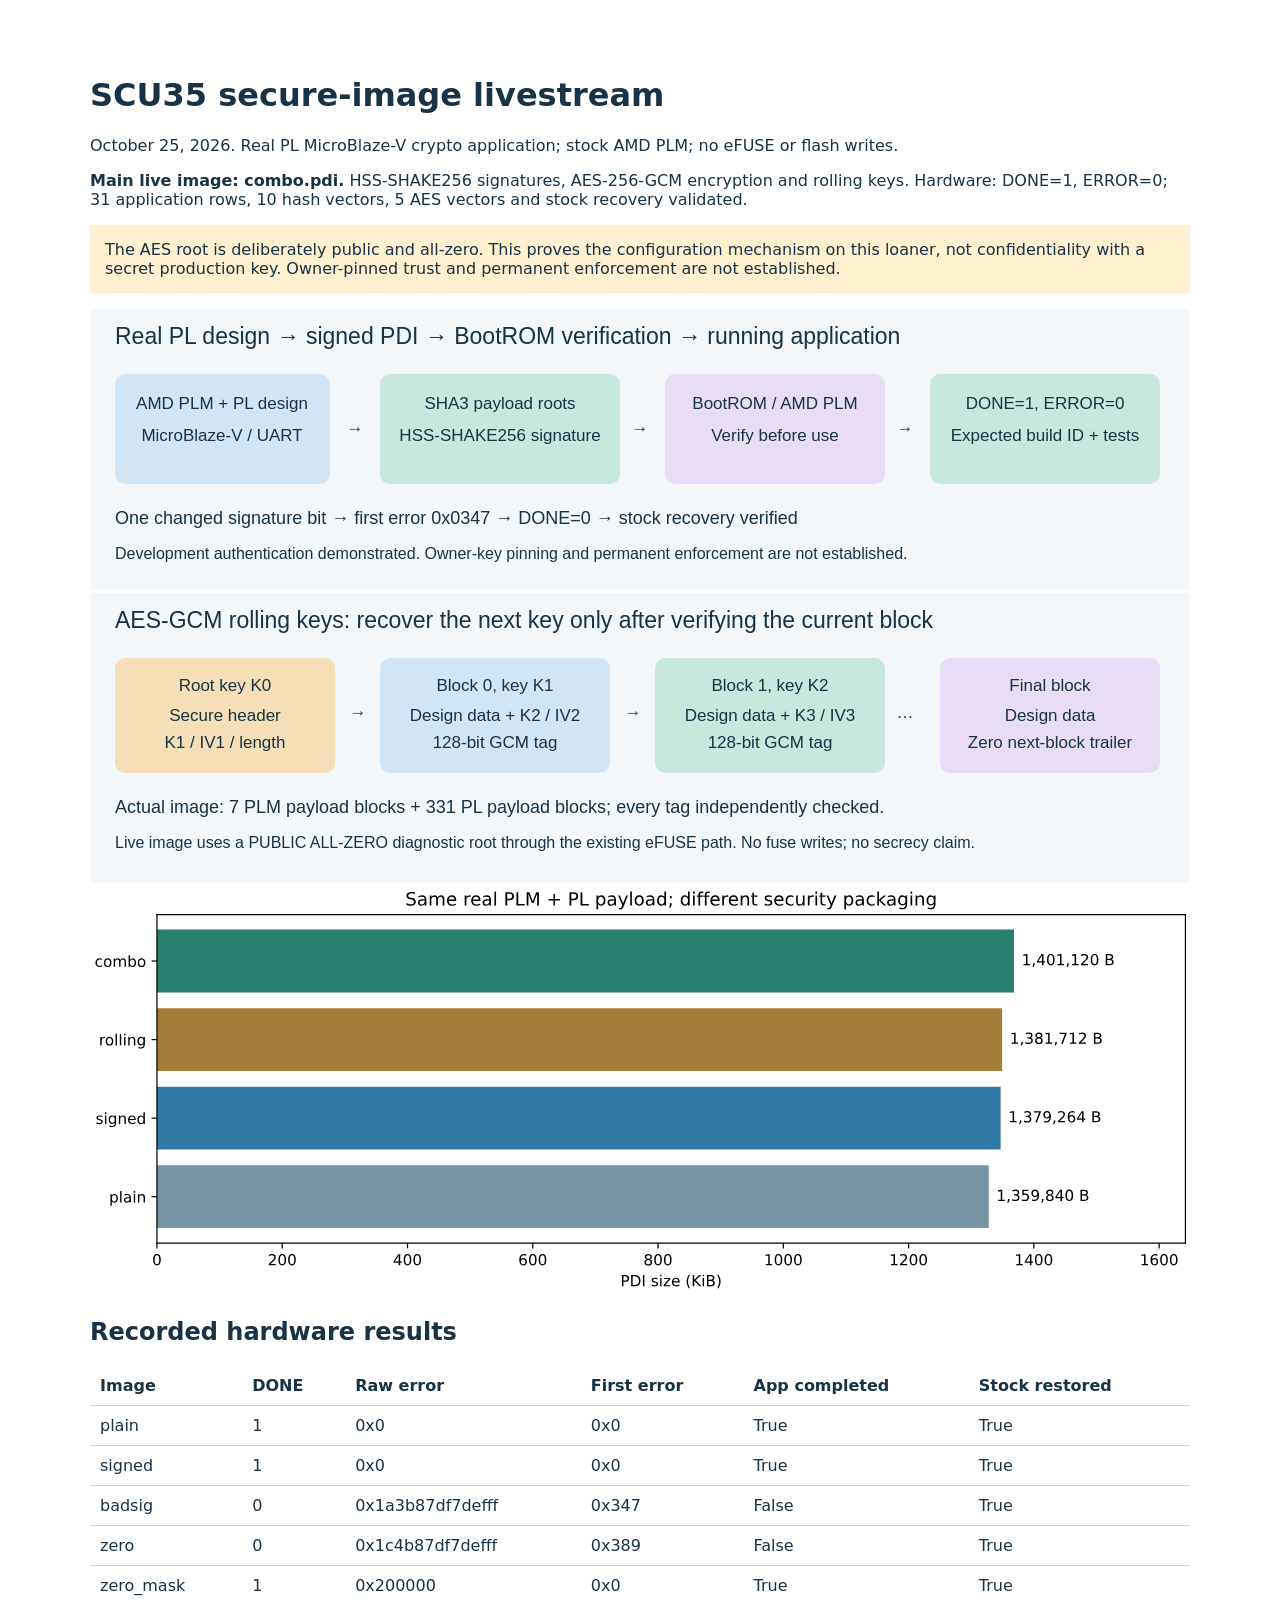
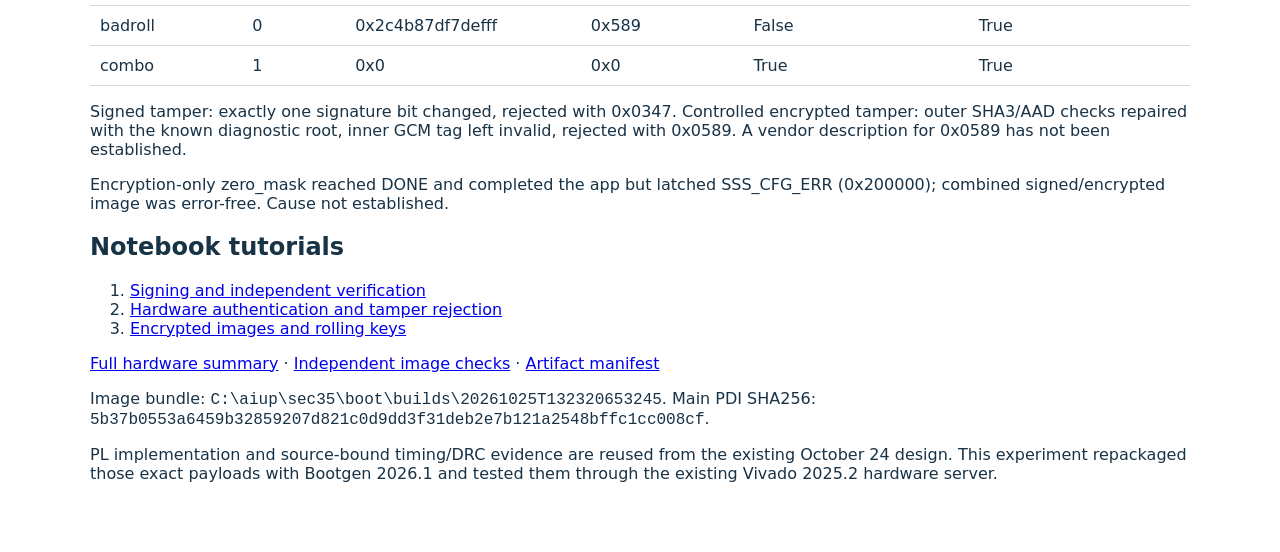
<file: files/evidence/boot/report.html>
<!DOCTYPE html>

<html><meta charset="utf-8"/><title>SCU35 signed, authenticated and rolling-key images</title>
<style>body{font:16px system-ui;max-width:1100px;margin:35px auto;padding:20px;color:#183246}img{width:100%}table{border-collapse:collapse;width:100%}td,th{padding:10px;border-bottom:1px solid #ccd8df;text-align:left}code{overflow-wrap:anywhere}.note{background:#fff0cf;padding:15px}</style>
<h1>SCU35 secure-image livestream</h1><p>October 25, 2026. Real PL MicroBlaze-V crypto application; stock AMD PLM; no eFUSE or flash writes.</p>
<p><strong>Main live image: combo.pdi.</strong> HSS-SHAKE256 signatures, AES-256-GCM encryption and rolling keys. Hardware: DONE=1, ERROR=0; 31 application rows, 10 hash vectors, 5 AES vectors and stock recovery validated.</p>
<p class="note">The AES root is deliberately public and all-zero. This proves the configuration mechanism on this loaner, not confidentiality with a secret production key. Owner-pinned trust and permanent enforcement are not established.</p>
<img alt="PDI signing and hardware authentication flow" src="[data-uri]"/><img alt="AES-GCM rolling-key chain" src="[data-uri]"/><img alt="PDI packaging sizes" src="[data-uri]"/>
<h2>Recorded hardware results</h2><table><tr><th>Image</th><th>DONE</th><th>Raw error</th><th>First error</th><th>App completed</th><th>Stock restored</th></tr><tr><td>plain</td><td>1</td><td>0x0</td><td>0x0</td><td>True</td><td>True</td></tr><tr><td>signed</td><td>1</td><td>0x0</td><td>0x0</td><td>True</td><td>True</td></tr><tr><td>badsig</td><td>0</td><td>0x1a3b87df7defff</td><td>0x347</td><td>False</td><td>True</td></tr><tr><td>zero</td><td>0</td><td>0x1c4b87df7defff</td><td>0x389</td><td>False</td><td>True</td></tr><tr><td>zero_mask</td><td>1</td><td>0x200000</td><td>0x0</td><td>True</td><td>True</td></tr><tr><td>badroll</td><td>0</td><td>0x2c4b87df7defff</td><td>0x589</td><td>False</td><td>True</td></tr><tr><td>combo</td><td>1</td><td>0x0</td><td>0x0</td><td>True</td><td>True</td></tr></table>
<p>Signed tamper: exactly one signature bit changed, rejected with 0x0347. Controlled encrypted tamper: outer SHA3/AAD checks repaired with the known diagnostic root, inner GCM tag left invalid, rejected with 0x0589. A vendor description for 0x0589 has not been established.</p>
<p>Encryption-only zero_mask reached DONE and completed the app but latched SSS_CFG_ERR (0x200000); combined signed/encrypted image was error-free. Cause not established.</p>
<h2>Notebook tutorials</h2><ol><li><a href="https://github.com/AEW2015/amd_examples/blob/scu35-pmc-lab/scu35/notebooks/06_boot.ipynb">Signing and independent verification</a></li><li><a href="https://github.com/AEW2015/amd_examples/blob/scu35-pmc-lab/scu35/notebooks/06_boot.ipynb">Hardware authentication and tamper rejection</a></li><li><a href="https://github.com/AEW2015/amd_examples/blob/scu35-pmc-lab/scu35/notebooks/06_boot.ipynb">Encrypted images and rolling keys</a></li></ol>
<p><a href="https://github.com/AEW2015/amd_examples/blob/scu35-pmc-lab/scu35/evidence/boot/hardware.json">Full hardware summary</a> · <a href="https://github.com/AEW2015/amd_examples/blob/scu35-pmc-lab/scu35/README.md">Independent image checks</a> · <a href="https://github.com/AEW2015/amd_examples/blob/scu35-pmc-lab/scu35/evidence/boot/manifest.json">Artifact manifest</a></p>
<p>Image bundle: <code>C:\aiup\sec35\boot\builds\20261025T132320653245</code>. Main PDI SHA256: <code>5b37b0553a6459b32859207d821c0d9dd3f31deb2e7b121a2548bffc1cc008cf</code>.</p>
<p>PL implementation and source-bound timing/DRC evidence are reused from the existing October 24 design. This experiment repackaged those exact payloads with Bootgen 2026.1 and tested them through the existing Vivado 2025.2 hardware server.</p></html>
</file>
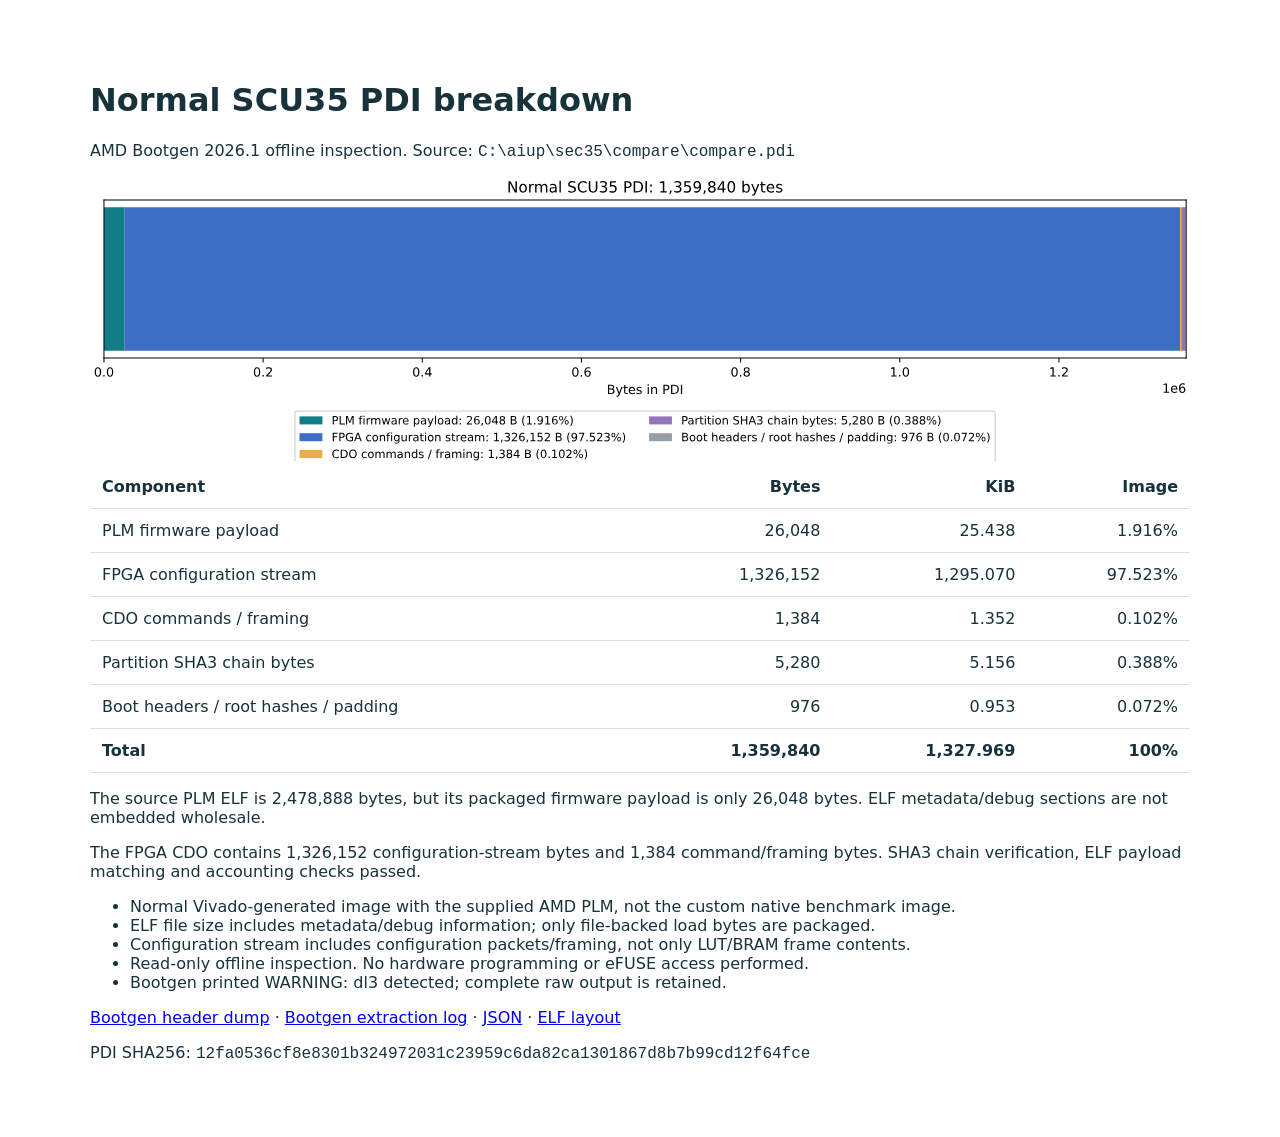
<file: files/evidence/pdi/report.html>
<!DOCTYPE html>
<html><meta charset="utf-8"/><title>SCU35 PDI breakdown</title><style>body{font:16px system-ui;max-width:1100px;margin:40px auto;padding:20px;color:#18323b}img{width:100%}table{border-collapse:collapse;width:100%}td,th{padding:12px;border-bottom:1px solid #ddd;text-align:right}td:first-child,th:first-child{text-align:left}code{overflow-wrap:anywhere}</style><h1>Normal SCU35 PDI breakdown</h1><p>AMD Bootgen 2026.1 offline inspection. Source: <code>C:\aiup\sec35\compare\compare.pdi</code></p><img alt="PLM, FPGA configuration stream and packaging overhead" src="[data-uri]"/><table><tr><th>Component</th><th>Bytes</th><th>KiB</th><th>Image</th></tr><tr><td>PLM firmware payload</td><td>26,048</td><td>25.438</td><td>1.916%</td></tr><tr><td>FPGA configuration stream</td><td>1,326,152</td><td>1,295.070</td><td>97.523%</td></tr><tr><td>CDO commands / framing</td><td>1,384</td><td>1.352</td><td>0.102%</td></tr><tr><td>Partition SHA3 chain bytes</td><td>5,280</td><td>5.156</td><td>0.388%</td></tr><tr><td>Boot headers / root hashes / padding</td><td>976</td><td>0.953</td><td>0.072%</td></tr><tr><th>Total</th><th>1,359,840</th><th>1,327.969</th><th>100%</th></tr></table><p>The source PLM ELF is 2,478,888 bytes, but its packaged firmware payload is only 26,048 bytes. ELF metadata/debug sections are not embedded wholesale.</p><p>The FPGA CDO contains 1,326,152 configuration-stream bytes and 1,384 command/framing bytes. SHA3 chain verification, ELF payload matching and accounting checks passed.</p><ul><li>Normal Vivado-generated image with the supplied AMD PLM, not the custom native benchmark image.</li><li>ELF file size includes metadata/debug information; only file-backed load bytes are packaged.</li><li>Configuration stream includes configuration packets/framing, not only LUT/BRAM frame contents.</li><li>Read-only offline inspection. No hardware programming or eFUSE access performed.</li><li>Bootgen printed WARNING: dl3 detected; complete raw output is retained.</li></ul><p><a href="https://github.com/AEW2015/amd_examples/blob/scu35-pmc-lab/scu35/evidence/pdi/bootgen_read.txt">Bootgen header dump</a> · <a href="https://github.com/AEW2015/amd_examples/blob/scu35-pmc-lab/scu35/evidence/pdi/bootgen_dump.txt">Bootgen extraction log</a> · <a href="https://github.com/AEW2015/amd_examples/blob/scu35-pmc-lab/scu35/evidence/pdi/breakdown.json">JSON</a> · <a href="https://github.com/AEW2015/amd_examples/blob/scu35-pmc-lab/scu35/evidence/pdi/plm_elf_layout.txt">ELF layout</a></p><p>PDI SHA256: <code>12fa0536cf8e8301b324972031c23959c6da82ca1301867d8b7b99cd12f64fce</code></p></html>
</file>
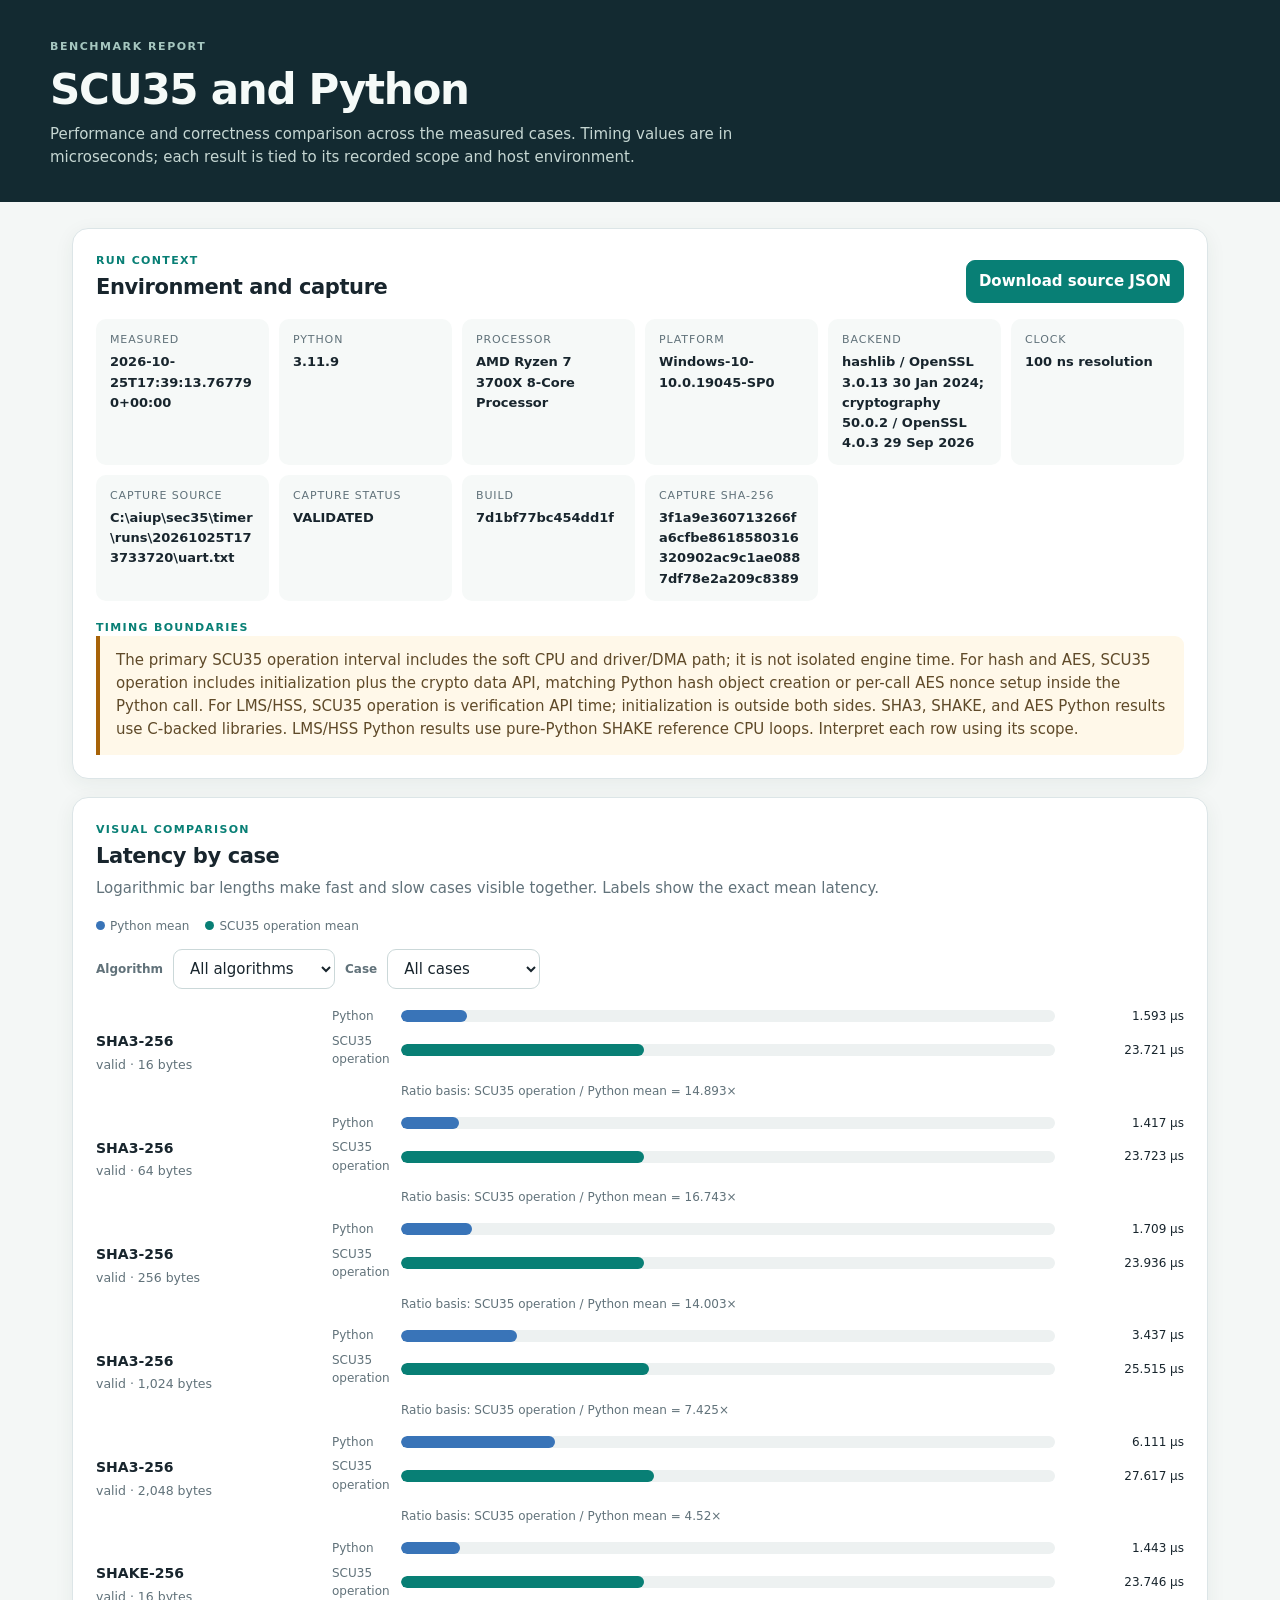
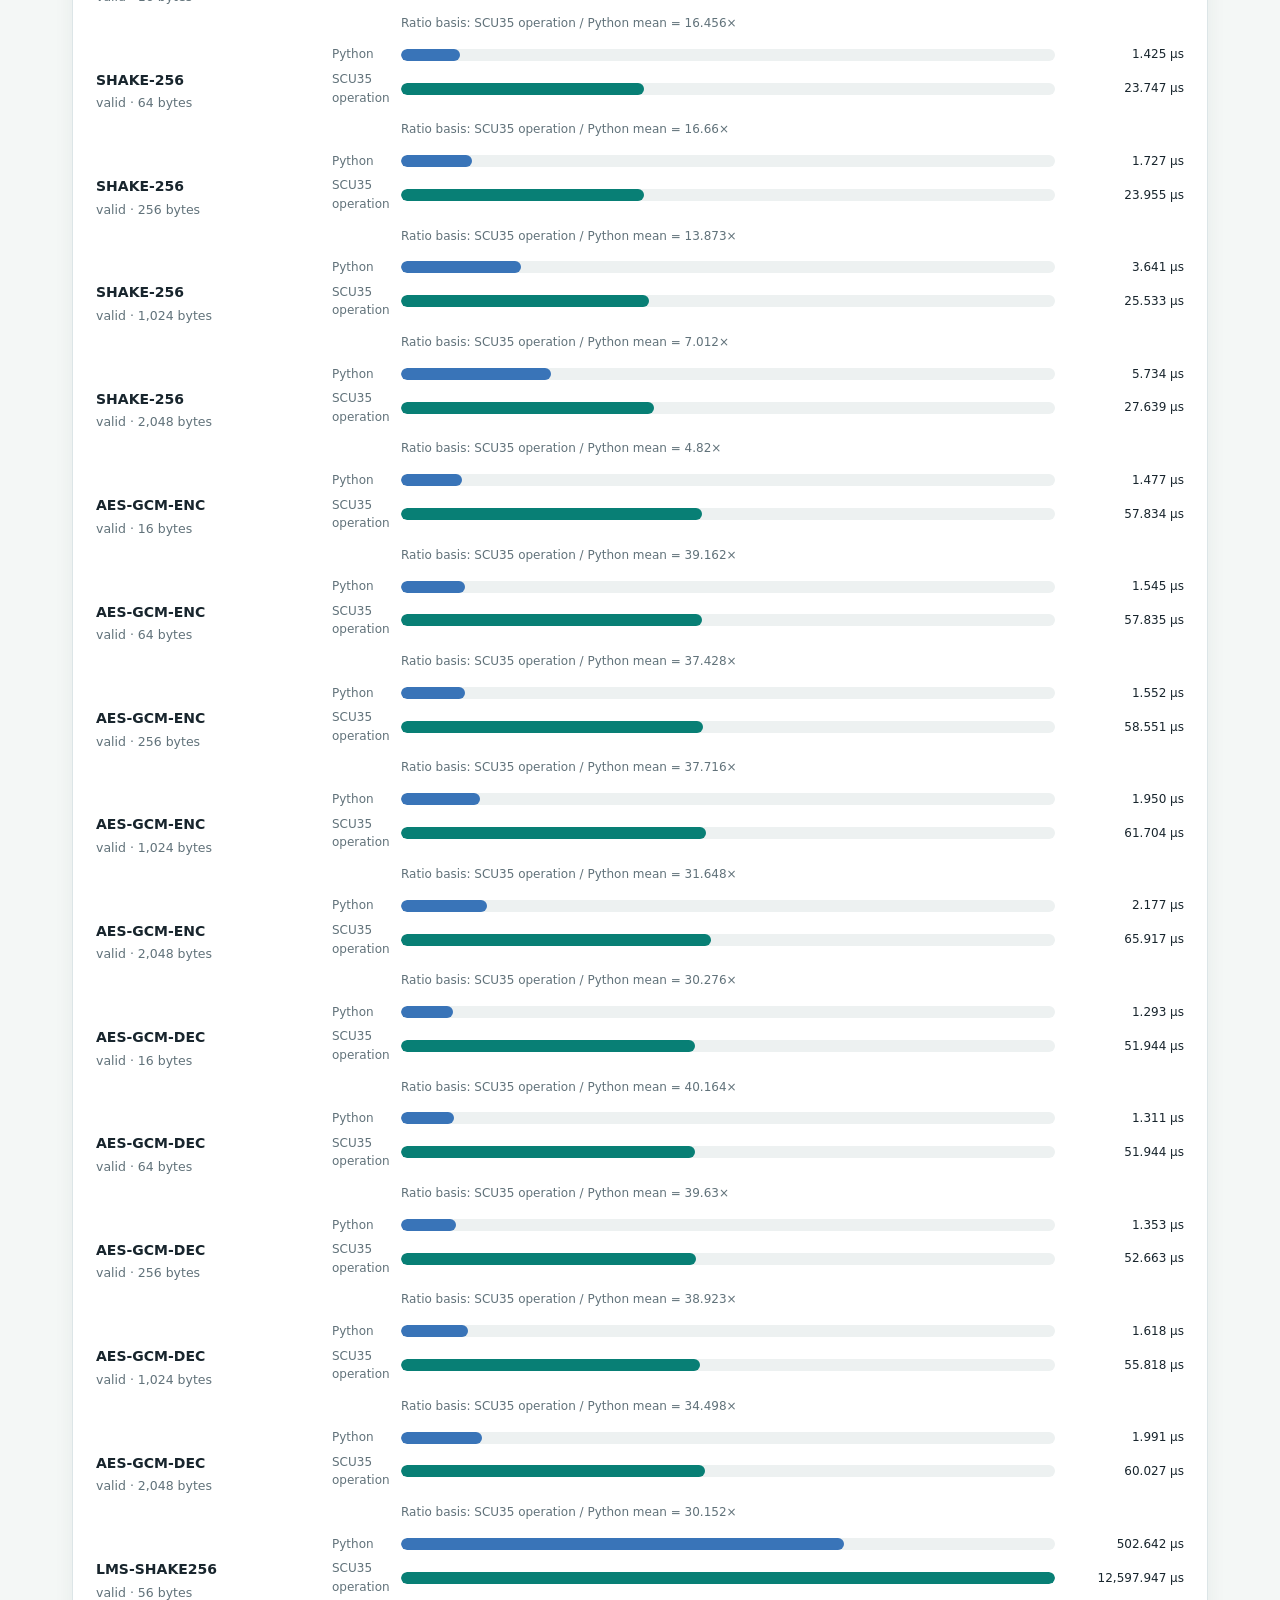
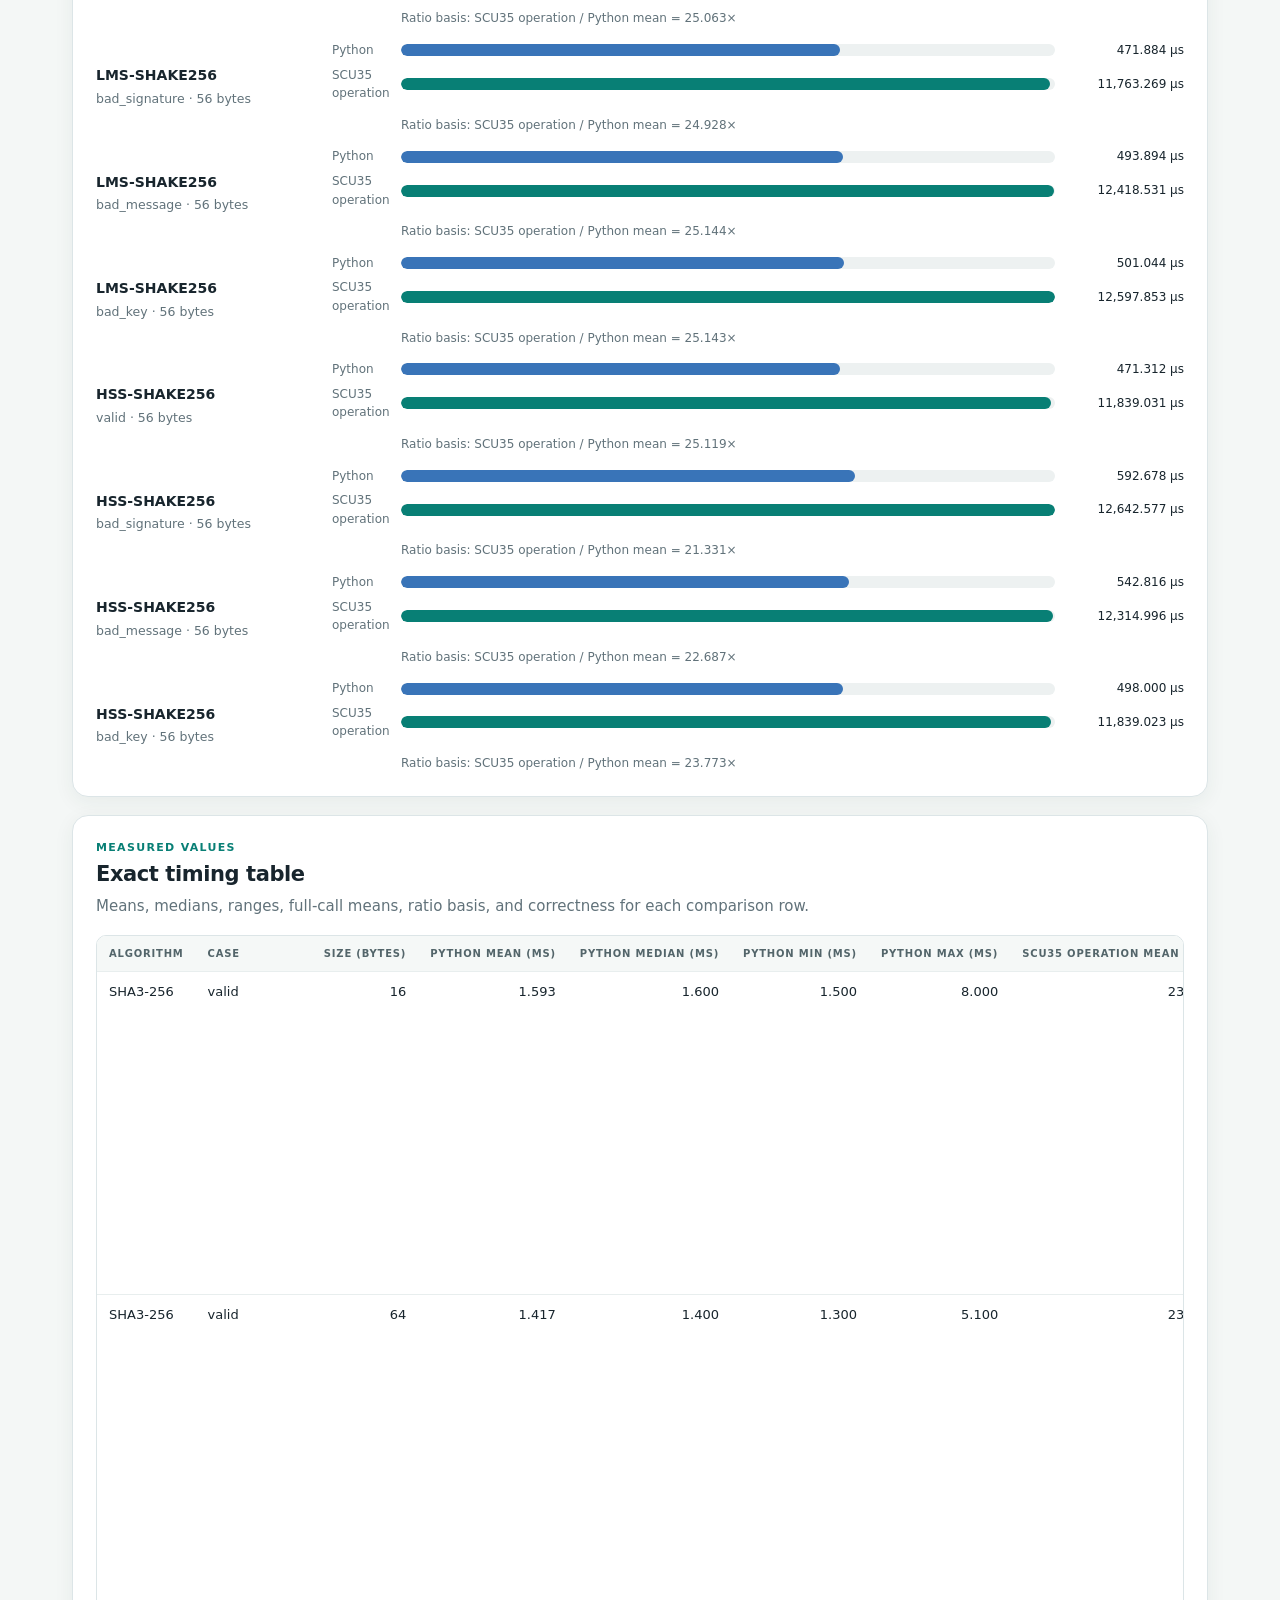
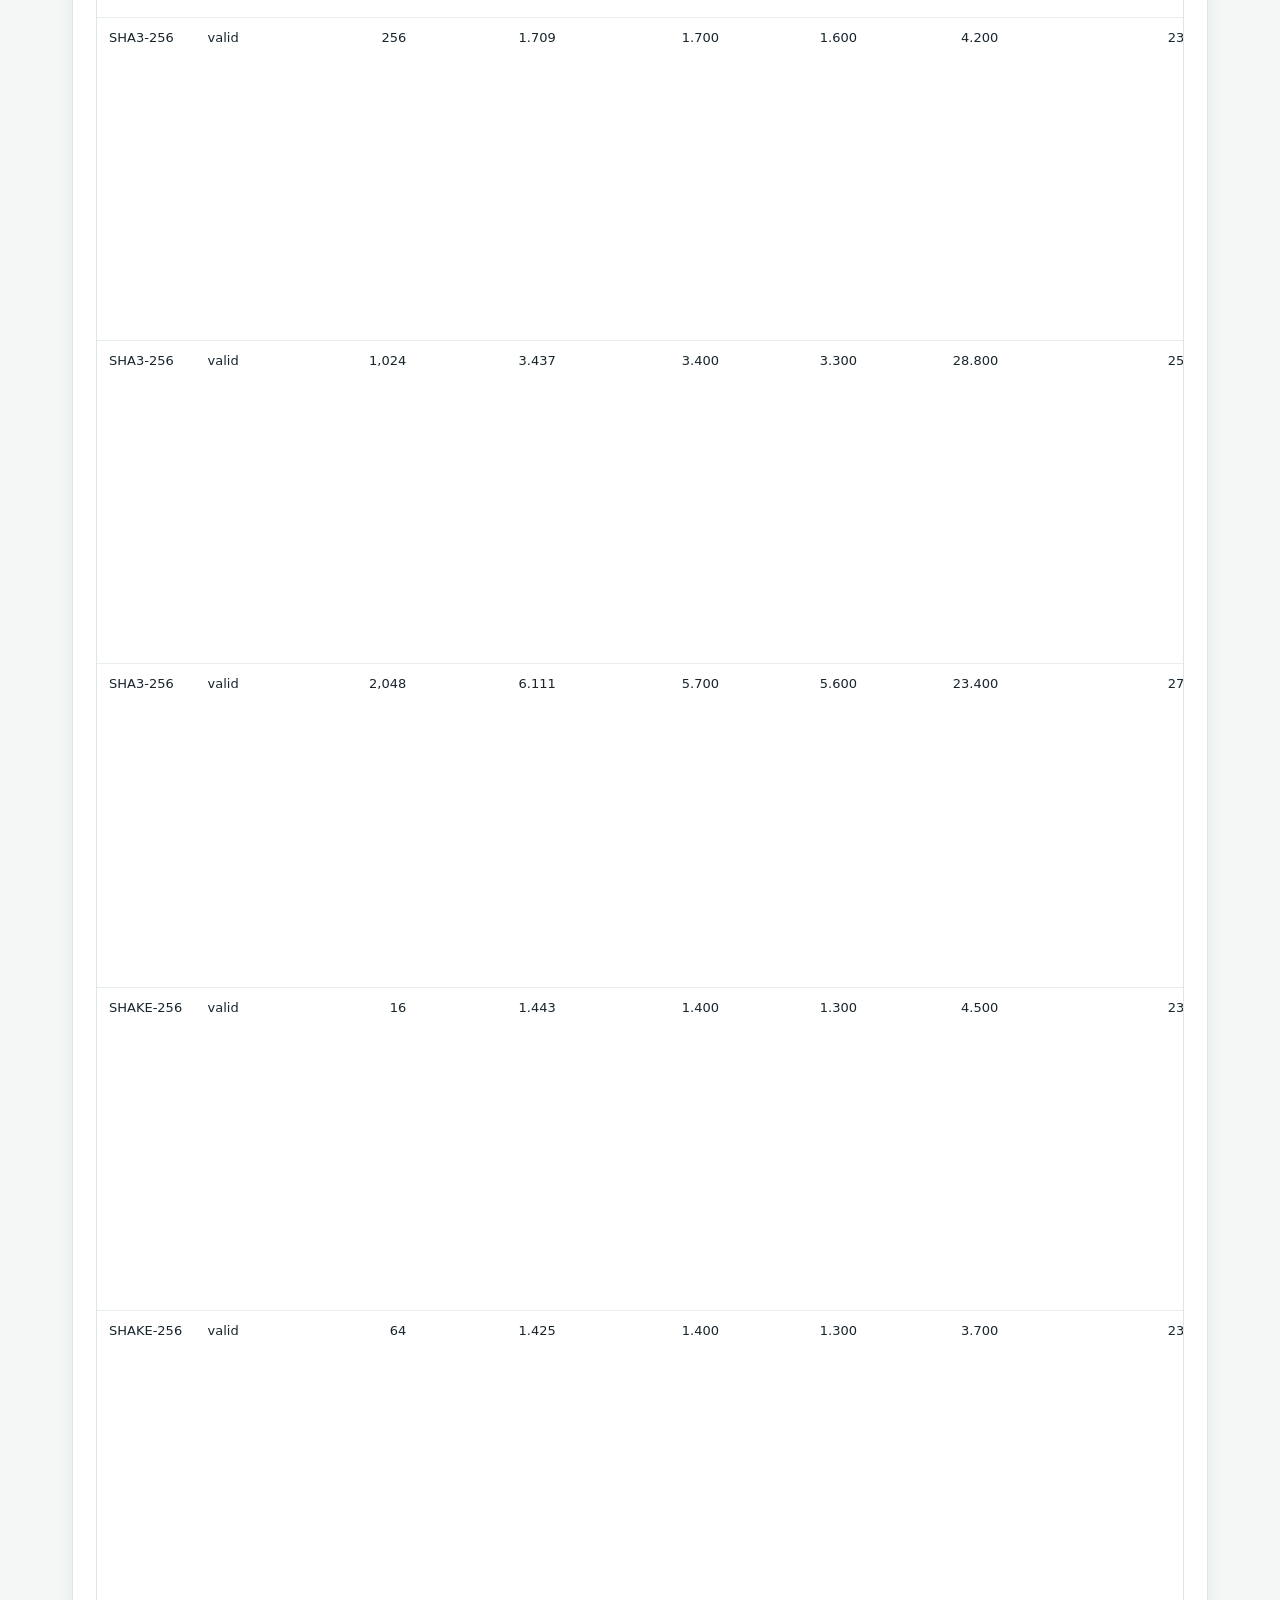
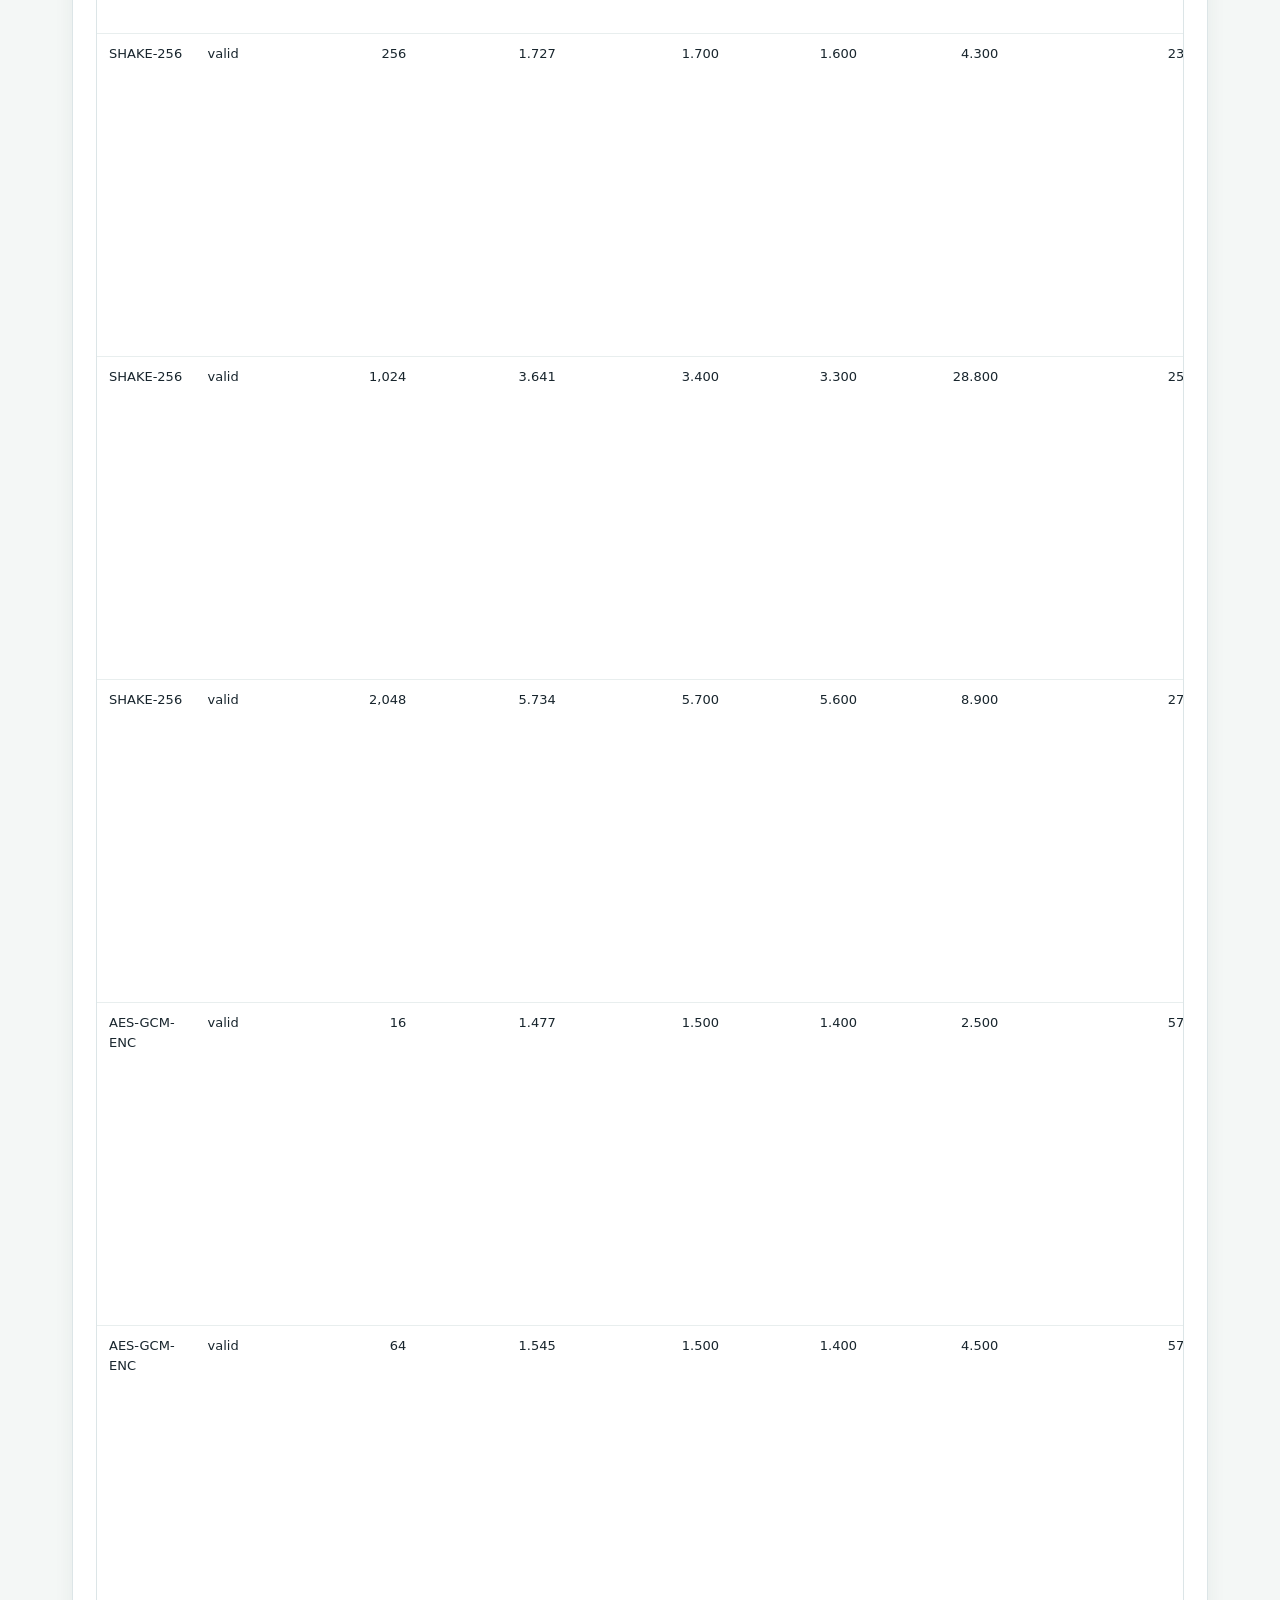
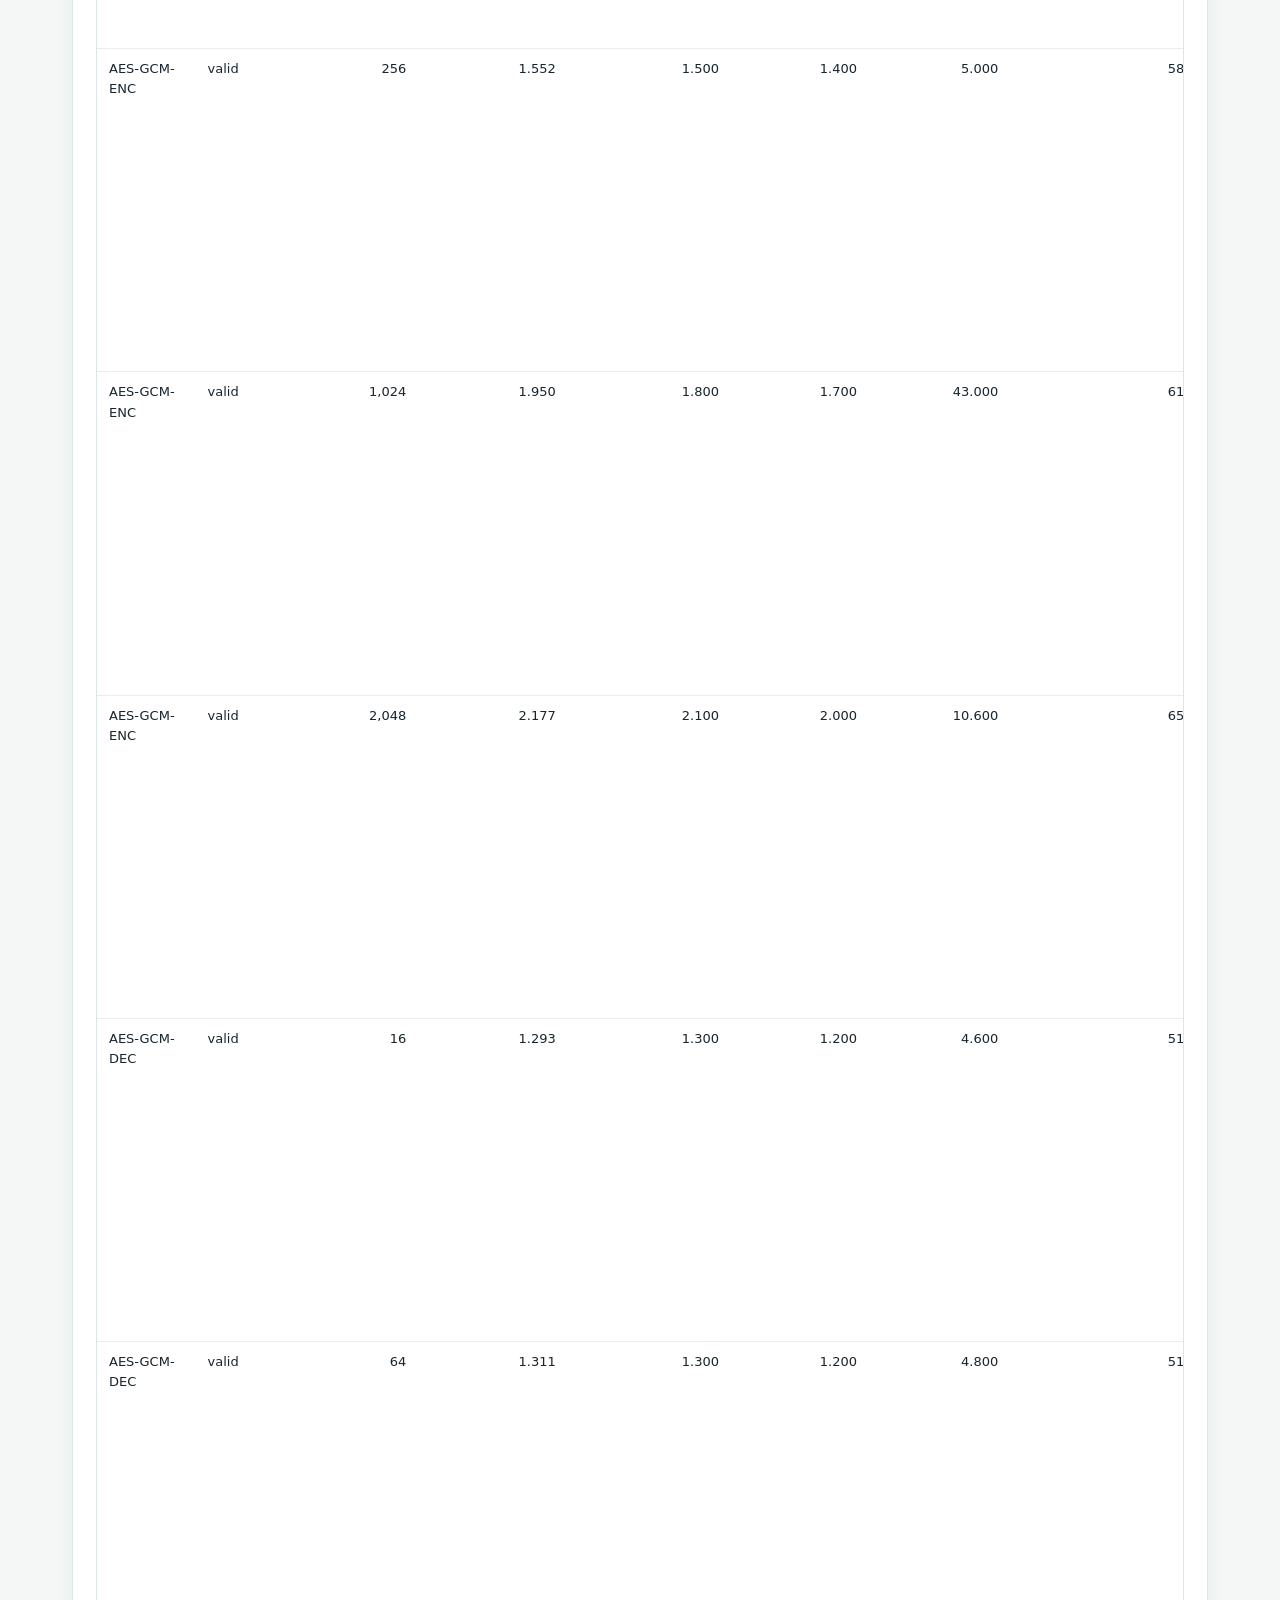
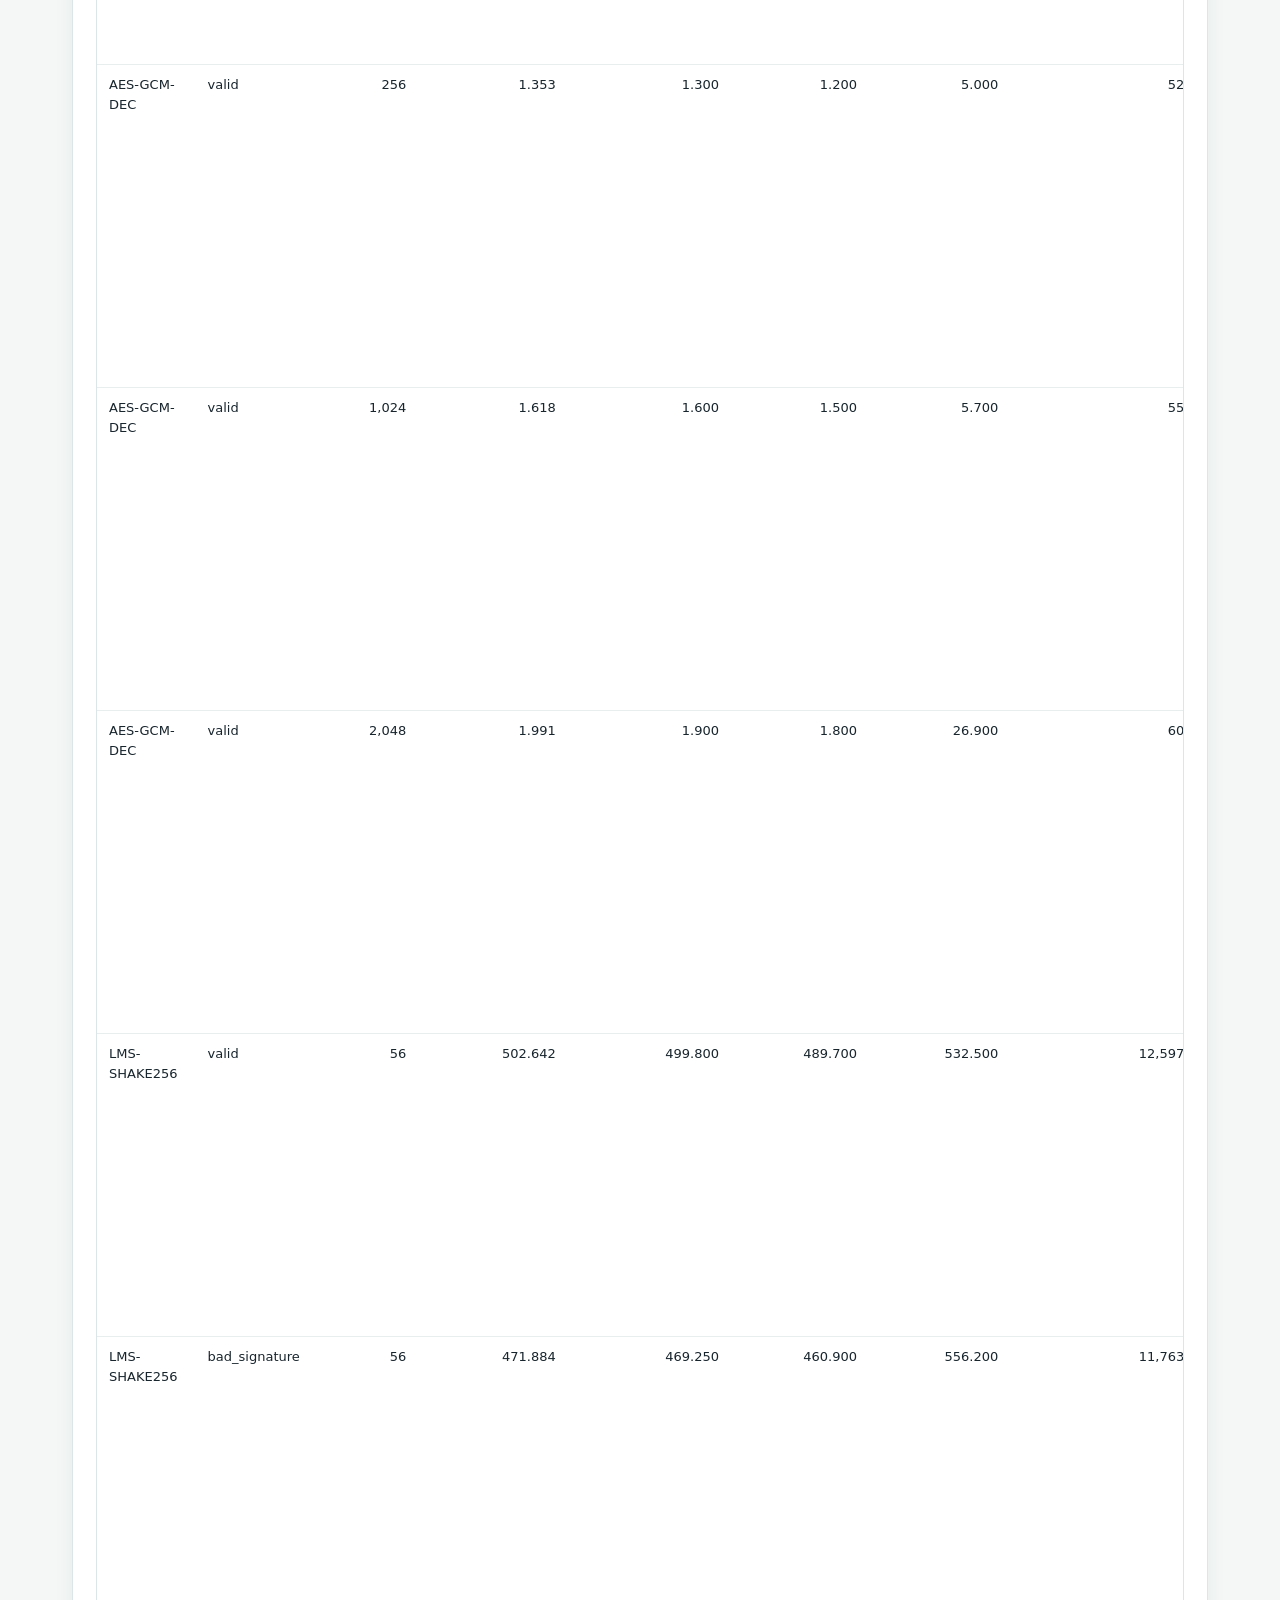
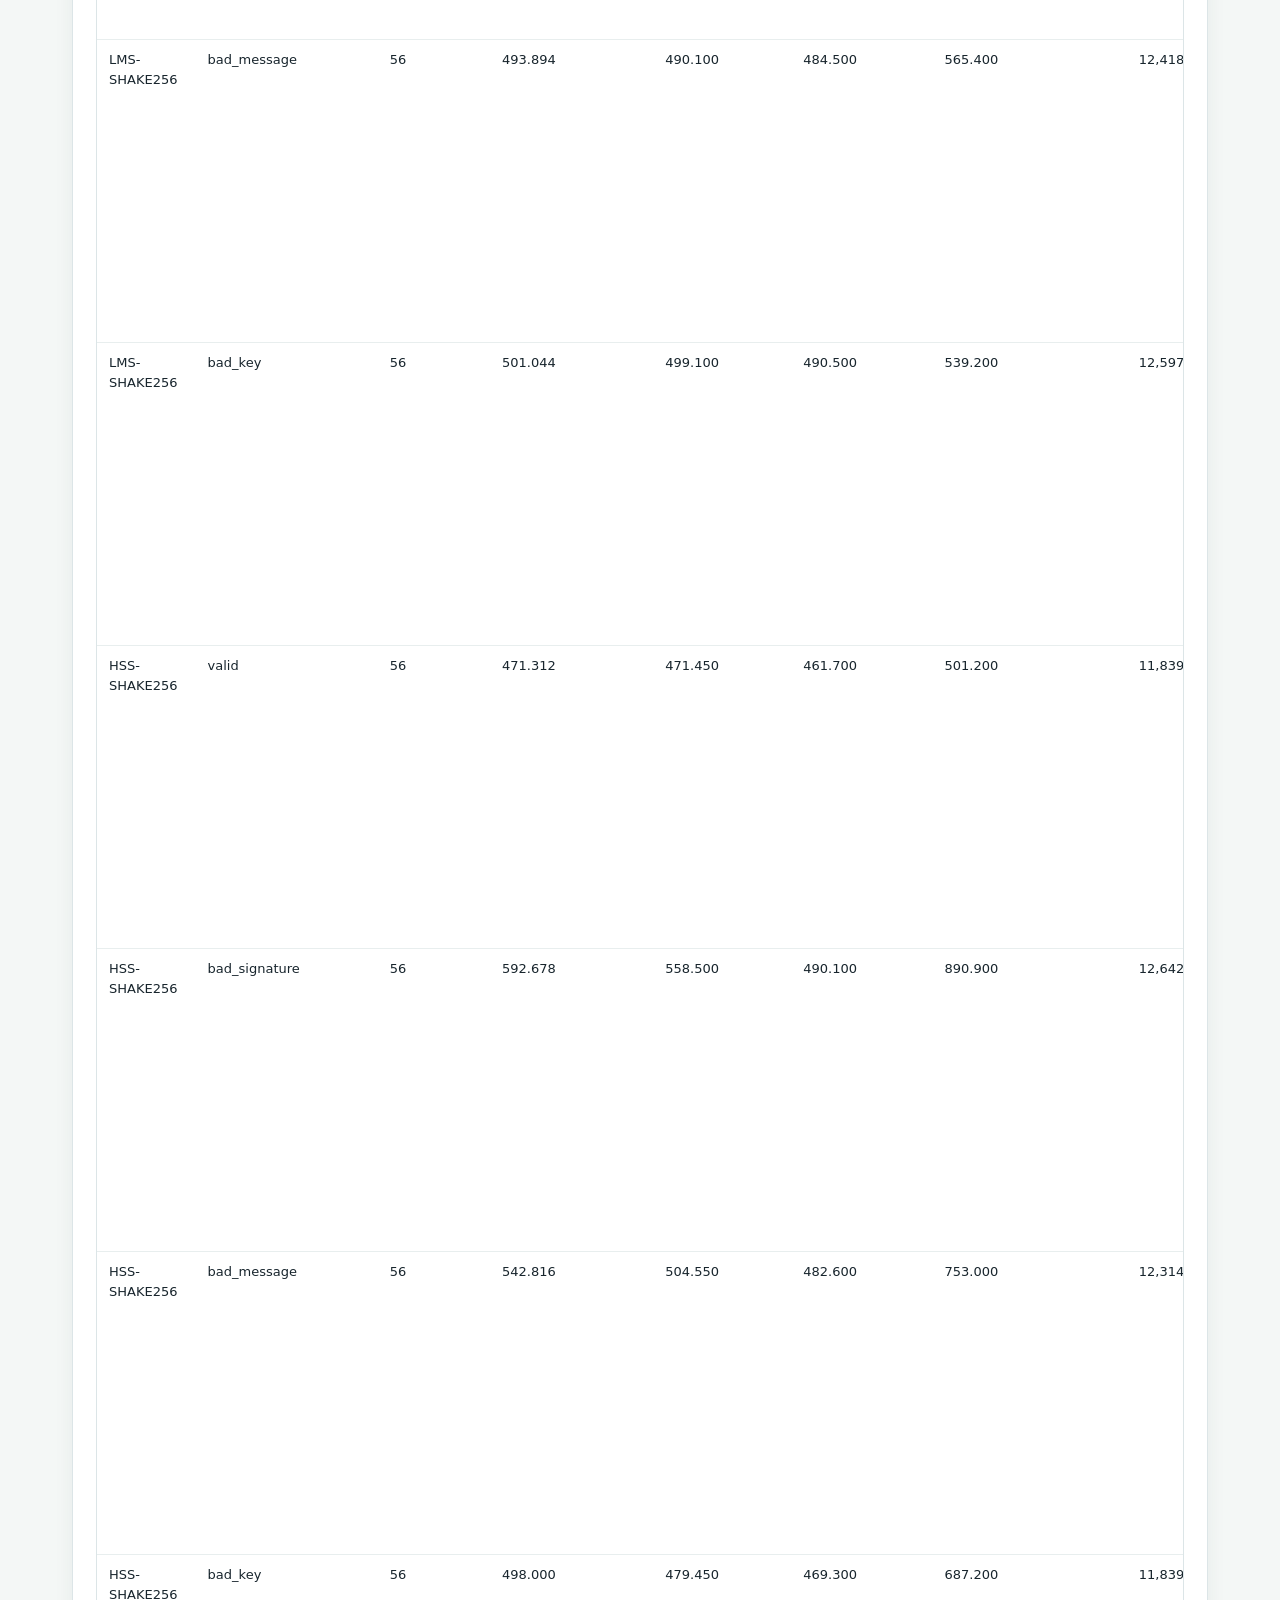
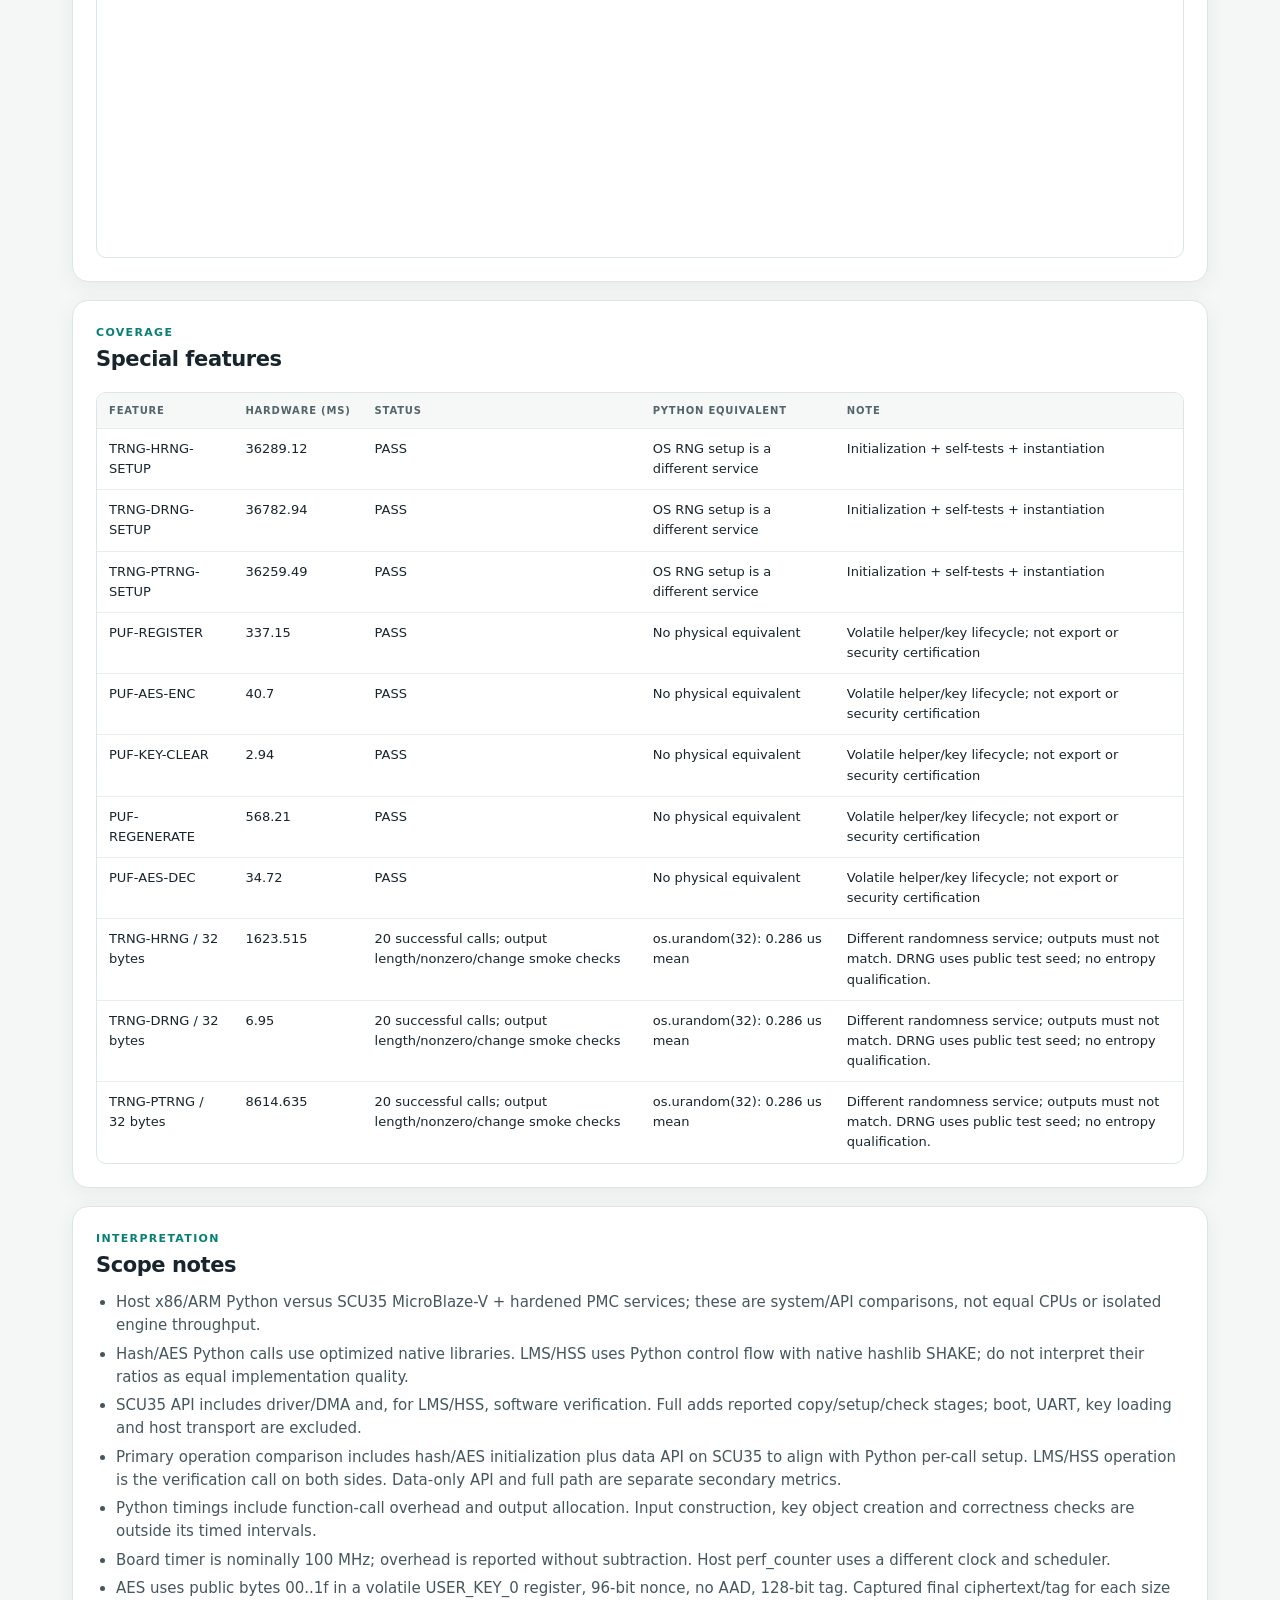
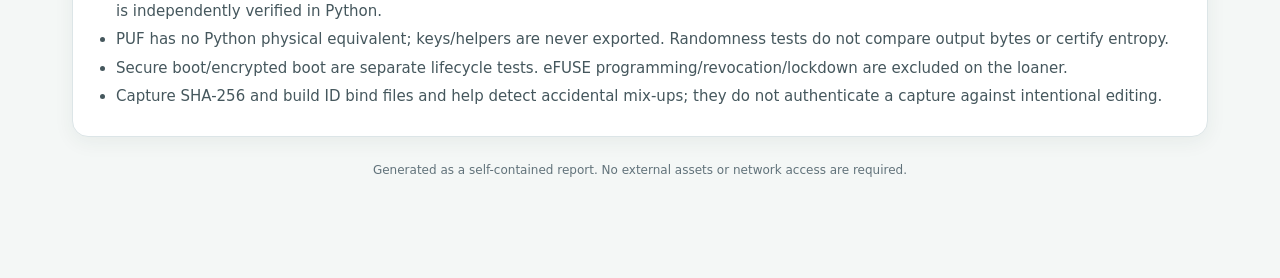
<file: files/evidence/timer/report.html>
<!DOCTYPE html>

<html lang="en"><head><meta charset="utf-8"/><meta content="width=device-width,initial-scale=1" name="viewport"/>
<meta content="light" name="color-scheme"/><title>SCU35 and Python · Performance comparison</title>
<style>
:root{--ink:#18252d;--muted:#61727a;--line:#dce5e7;--paper:#f4f7f6;--white:#fff;--teal:#087f75;--blue:#3974b8;--amber:#a76308;--red:#a63d37;--soft:#eaf2f0;--radius:16px}
*{box-sizing:border-box}body{margin:0;background:var(--paper);color:var(--ink);font:15px/1.55 "Segoe UI",system-ui,-apple-system,sans-serif}
header{background:#132a31;color:#f5faf8;padding:38px max(24px,calc((100% - 1180px)/2)) 32px}.topline{color:#a6c7c0;text-transform:uppercase;letter-spacing:.14em;font-size:11px;font-weight:700}h1{font-size:clamp(28px,4vw,42px);line-height:1.1;margin:12px 0 10px;letter-spacing:-.03em}header p{margin:0;color:#c5d6d2;max-width:740px}
main{max-width:1180px;margin:26px auto;padding:0 22px 52px}.panel{background:var(--white);border:1px solid var(--line);border-radius:var(--radius);padding:23px;margin:18px 0;box-shadow:0 5px 20px #183a3010}.section-head{display:flex;align-items:flex-end;justify-content:space-between;gap:18px;margin-bottom:16px}h2{font-size:21px;margin:2px 0 0;letter-spacing:-.02em}.eyebrow{font-size:11px;color:var(--teal);font-weight:800;letter-spacing:.12em;text-transform:uppercase;margin:0}.lede{color:var(--muted);margin:5px 0 0}
.meta-grid{display:grid;grid-template-columns:repeat(auto-fit,minmax(170px,1fr));gap:10px}.meta{padding:12px 14px;background:#f6f9f8;border-radius:10px;min-width:0}.meta span{display:block;color:var(--muted);font-size:11px;text-transform:uppercase;letter-spacing:.08em}.meta strong{display:block;font-size:13px;margin-top:4px;overflow-wrap:anywhere}
.controls{display:flex;align-items:center;flex-wrap:wrap;gap:10px}label{font-size:12px;color:var(--muted);font-weight:700}select,button{font:inherit;border:1px solid #cbd8d9;border-radius:9px;background:#fff;color:var(--ink);padding:9px 12px}button{cursor:pointer;font-weight:700}button.primary{background:var(--teal);color:white;border-color:var(--teal)}button:hover{filter:brightness(.96)}
.chart-list{display:grid;gap:13px}.chart-row{display:grid;grid-template-columns:minmax(145px,220px) 1fr;gap:16px;align-items:center}.chart-label strong{display:block;font-size:14px}.chart-label small{color:var(--muted)}.bars{display:grid;gap:6px}.barline{display:grid;grid-template-columns:60px 1fr minmax(82px,120px);gap:9px;align-items:center;font-size:12px}.barname{color:var(--muted)}.track{height:12px;background:#edf1f1;border-radius:99px;overflow:hidden}.bar{height:100%;min-width:2px;border-radius:99px}.bar.py{background:var(--blue)}.bar.hw{background:var(--teal)}.bar.na{background:#c9d2d3;width:4px!important}.barvalue{text-align:right;font-variant-numeric:tabular-nums;white-space:nowrap}.ratio{font-size:12px;color:var(--muted);margin:7px 0 0 69px}.legend{display:flex;gap:16px;color:var(--muted);font-size:12px;margin:0 0 14px}.dot{display:inline-block;width:9px;height:9px;border-radius:99px;margin-right:5px}.dot.py{background:var(--blue)}.dot.hw{background:var(--teal)}
.table-wrap{overflow:auto;border:1px solid var(--line);border-radius:10px}table{border-collapse:collapse;width:100%;min-width:1050px;font-size:13px}th,td{padding:10px 12px;text-align:left;border-bottom:1px solid #e8eeee;vertical-align:top}th{background:#f5f8f7;color:#53656a;font-size:10px;text-transform:uppercase;letter-spacing:.08em;white-space:nowrap;position:sticky;top:0}td.num{text-align:right;font-variant-numeric:tabular-nums;white-space:nowrap}tr:last-child td{border-bottom:0}.badge{display:inline-block;padding:3px 8px;border-radius:99px;font-weight:800;font-size:11px;white-space:nowrap}.yes{background:#e0f3e9;color:#176242}.no{background:#ffebe8;color:#963d35}.unknown{background:#edf0f0;color:#627176}.scope{max-width:240px;color:var(--muted)}.empty{padding:24px;text-align:center;color:var(--muted)}.notes{margin:10px 0 0;padding-left:20px;color:#45575d}.notes li{margin:5px 0}.callout{border-left:4px solid var(--amber);background:#fff8e9;padding:13px 16px;border-radius:0 9px 9px 0;color:#5f4a29}footer{color:var(--muted);text-align:center;font-size:12px;padding:6px 0 20px}
@media(max-width:680px){main{padding:0 12px 32px}.panel{padding:16px}.chart-row{grid-template-columns:1fr;gap:4px}.ratio{margin-left:0}.barline{grid-template-columns:52px 1fr 82px}header{padding:28px 18px}}
@media print{body{background:white;font-size:11px}header{background:white;color:#111;padding:15px 0;border-bottom:2px solid #333}header p,.topline{color:#444}main{max-width:none;padding:0}.panel{box-shadow:none;break-inside:avoid;padding:12px;margin:10px 0}.controls,button{display:none!important}.table-wrap{overflow:visible}table{min-width:0;font-size:9px}th,td{padding:5px}th{position:static}.chart-row{grid-template-columns:150px 1fr}footer{display:none}}
</style></head><body>
<header><div class="topline">Benchmark report</div><h1>SCU35 and Python</h1><p>Performance and correctness comparison across the measured cases. Timing values are in microseconds; each result is tied to its recorded scope and host environment.</p></header>
<main>
<section class="panel"><div class="section-head"><div><p class="eyebrow">Run context</p><h2>Environment and capture</h2></div><button class="primary" id="download" type="button">Download source JSON</button></div>
<div class="meta-grid"><div class="meta"><span>Measured</span><strong>2026-10-25T17:39:13.767790+00:00</strong></div><div class="meta"><span>Python</span><strong>3.11.9</strong></div><div class="meta"><span>Processor</span><strong>AMD Ryzen 7 3700X 8-Core Processor</strong></div><div class="meta"><span>Platform</span><strong>Windows-10-10.0.19045-SP0</strong></div><div class="meta"><span>Backend</span><strong>hashlib / OpenSSL 3.0.13 30 Jan 2024; cryptography 50.0.2 / OpenSSL 4.0.3 29 Sep 2026</strong></div><div class="meta"><span>Clock</span><strong>100 ns resolution</strong></div><div class="meta"><span>Capture source</span><strong>C:\aiup\sec35\timer\runs\20261025T173733720\uart.txt</strong></div><div class="meta"><span>Capture status</span><strong>VALIDATED</strong></div><div class="meta"><span>Build</span><strong>7d1bf77bc454dd1f</strong></div><div class="meta"><span>Capture SHA-256</span><strong>3f1a9e360713266fa6cfbe8618580316320902ac9c1ae0887df78e2a209c8389</strong></div></div><p class="eyebrow" style="margin-top:18px">Timing boundaries</p><div class="callout">The primary SCU35 operation interval includes the soft CPU and driver/DMA path; it is not isolated engine time. For hash and AES, SCU35 operation includes initialization plus the crypto data API, matching Python hash object creation or per-call AES nonce setup inside the Python call. For LMS/HSS, SCU35 operation is verification API time; initialization is outside both sides. SHA3, SHAKE, and AES Python results use C-backed libraries. LMS/HSS Python results use pure-Python SHAKE reference CPU loops. Interpret each row using its scope.</div></section>
<section class="panel"><div class="section-head"><div><p class="eyebrow">Visual comparison</p><h2>Latency by case</h2><p class="lede">Logarithmic bar lengths make fast and slow cases visible together. Labels show the exact mean latency.</p></div></div>
<div class="legend"><span><i class="dot py"></i>Python mean</span><span><i class="dot hw"></i>SCU35 operation mean</span></div>
<div class="controls" style="margin-bottom:18px"><label for="algFilter">Algorithm</label><select id="algFilter"><option value="">All algorithms</option></select><label for="caseFilter">Case</label><select id="caseFilter"><option value="">All cases</option></select></div>
<div class="chart-list" id="charts"></div></section>
<section class="panel"><div class="section-head"><div><p class="eyebrow">Measured values</p><h2>Exact timing table</h2><p class="lede">Means, medians, ranges, full-call means, ratio basis, and correctness for each comparison row.</p></div></div>
<div class="table-wrap"><table><thead><tr><th>Algorithm</th><th>Case</th><th>Size (bytes)</th><th>Python mean (µs)</th><th>Python median (µs)</th><th>Python min (µs)</th><th>Python max (µs)</th><th>SCU35 operation mean (µs)</th><th>SCU35 API mean (µs)</th><th>SCU35 full mean (µs)</th><th>SCU35 API min (µs)</th><th>SCU35 API max (µs)</th><th>Operation / Python mean</th><th>Results</th><th>Scope</th></tr></thead><tbody id="rows"></tbody></table></div><div class="empty" hidden="" id="noRows">No comparison rows match these filters.</div></section>
<section class="panel"><div class="section-head"><div><p class="eyebrow">Coverage</p><h2>Special features</h2></div></div>
<div class="table-wrap"><table><thead><tr><th>Feature</th><th>Hardware (µs)</th><th>Status</th><th>Python equivalent</th><th>Note</th></tr></thead><tbody><tr><td>TRNG-HRNG-SETUP</td><td>36289.12</td><td>PASS</td><td>OS RNG setup is a different service</td><td>Initialization + self-tests + instantiation</td></tr><tr><td>TRNG-DRNG-SETUP</td><td>36782.94</td><td>PASS</td><td>OS RNG setup is a different service</td><td>Initialization + self-tests + instantiation</td></tr><tr><td>TRNG-PTRNG-SETUP</td><td>36259.49</td><td>PASS</td><td>OS RNG setup is a different service</td><td>Initialization + self-tests + instantiation</td></tr><tr><td>PUF-REGISTER</td><td>337.15</td><td>PASS</td><td>No physical equivalent</td><td>Volatile helper/key lifecycle; not export or security certification</td></tr><tr><td>PUF-AES-ENC</td><td>40.7</td><td>PASS</td><td>No physical equivalent</td><td>Volatile helper/key lifecycle; not export or security certification</td></tr><tr><td>PUF-KEY-CLEAR</td><td>2.94</td><td>PASS</td><td>No physical equivalent</td><td>Volatile helper/key lifecycle; not export or security certification</td></tr><tr><td>PUF-REGENERATE</td><td>568.21</td><td>PASS</td><td>No physical equivalent</td><td>Volatile helper/key lifecycle; not export or security certification</td></tr><tr><td>PUF-AES-DEC</td><td>34.72</td><td>PASS</td><td>No physical equivalent</td><td>Volatile helper/key lifecycle; not export or security certification</td></tr><tr><td>TRNG-HRNG / 32 bytes</td><td>1623.515</td><td>20 successful calls; output length/nonzero/change smoke checks</td><td>os.urandom(32): 0.286 us mean</td><td>Different randomness service; outputs must not match. DRNG uses public test seed; no entropy qualification.</td></tr><tr><td>TRNG-DRNG / 32 bytes</td><td>6.95</td><td>20 successful calls; output length/nonzero/change smoke checks</td><td>os.urandom(32): 0.286 us mean</td><td>Different randomness service; outputs must not match. DRNG uses public test seed; no entropy qualification.</td></tr><tr><td>TRNG-PTRNG / 32 bytes</td><td>8614.635</td><td>20 successful calls; output length/nonzero/change smoke checks</td><td>os.urandom(32): 0.286 us mean</td><td>Different randomness service; outputs must not match. DRNG uses public test seed; no entropy qualification.</td></tr></tbody></table></div></section>
<section class="panel"><p class="eyebrow">Interpretation</p><h2>Scope notes</h2><ul class="notes"><li>Host x86/ARM Python versus SCU35 MicroBlaze-V + hardened PMC services; these are system/API comparisons, not equal CPUs or isolated engine throughput.</li><li>Hash/AES Python calls use optimized native libraries. LMS/HSS uses Python control flow with native hashlib SHAKE; do not interpret their ratios as equal implementation quality.</li><li>SCU35 API includes driver/DMA and, for LMS/HSS, software verification. Full adds reported copy/setup/check stages; boot, UART, key loading and host transport are excluded.</li><li>Primary operation comparison includes hash/AES initialization plus data API on SCU35 to align with Python per-call setup. LMS/HSS operation is the verification call on both sides. Data-only API and full path are separate secondary metrics.</li><li>Python timings include function-call overhead and output allocation. Input construction, key object creation and correctness checks are outside its timed intervals.</li><li>Board timer is nominally 100 MHz; overhead is reported without subtraction. Host perf_counter uses a different clock and scheduler.</li><li>AES uses public bytes 00..1f in a volatile USER_KEY_0 register, 96-bit nonce, no AAD, 128-bit tag. Captured final ciphertext/tag for each size is independently verified in Python.</li><li>PUF has no Python physical equivalent; keys/helpers are never exported. Randomness tests do not compare output bytes or certify entropy.</li><li>Secure boot/encrypted boot are separate lifecycle tests. eFUSE programming/revocation/lockdown are excluded on the loaner.</li><li>Capture SHA-256 and build ID bind files and help detect accidental mix-ups; they do not authenticate a capture against intentional editing.</li></ul></section>
<footer>Generated as a self-contained report. No external assets or network access are required.</footer></main>
<script id="report-data" type="application/json">{"metadata":{"python_version":"3.11.9","python_build":"3.11.9 (tags/v3.11.9:de54cf5, Apr  2 2024, 10:12:12) [MSC v.1938 64 bit (AMD64)]","python_executable":"C:\\aiup\\cmpenv\\Scripts\\python.exe","platform":"Windows-10-10.0.19045-SP0","processor":"AMD Ryzen 7 3700X 8-Core Processor","backend":"hashlib / OpenSSL 3.0.13 30 Jan 2024; cryptography 50.0.2 / OpenSSL 4.0.3 29 Sep 2026","clock":{"implementation":"QueryPerformanceCounter()","monotonic":true,"adjustable":false,"resolution":1e-07},"measured_utc":"2026-10-25T17:39:13.767790+00:00"},"hardware":{"source":"C:\\aiup\\sec35\\timer\\runs\\20261025T173733720\\uart.txt","capture_sha256":"3f1a9e360713266fa6cfbe8618580316320902ac9c1ae0887df78e2a209c8389","status":"VALIDATED","build_id":"7d1bf77bc454dd1f","capture_file_modified_utc":"2026-10-25T17:38:36.337447+00:00","timer_read_cycles":34},"comparisons":[{"algorithm":"SHA3-256","case":"valid","size_bytes":16,"python_mean_us":1.5927,"python_median_us":1.6,"python_min_us":1.5,"python_max_us":8.0,"python_samples":1000,"results_match":true,"scope":"Python C-backed library call; input preparation and object/key setup excluded","repeats":20,"copy_cycles":7080,"setup_cycles":4180,"api_cycles":43261,"check_cycles":0,"scu35_api_mean_us":21.6305,"scu35_full_mean_us":27.2605,"scu35_operation_mean_us":23.7205,"scu35_min_us":21.57,"scu35_max_us":21.64,"status":0},{"algorithm":"SHA3-256","case":"valid","size_bytes":64,"python_mean_us":1.4169,"python_median_us":1.4,"python_min_us":1.3,"python_max_us":5.1,"python_samples":1000,"results_match":true,"scope":"Python C-backed library call; input preparation and object/key setup excluded","repeats":20,"copy_cycles":26280,"setup_cycles":4180,"api_cycles":43267,"check_cycles":0,"scu35_api_mean_us":21.633499999999998,"scu35_full_mean_us":36.8635,"scu35_operation_mean_us":23.723499999999998,"scu35_min_us":21.63,"scu35_max_us":21.64,"status":0},{"algorithm":"SHA3-256","case":"valid","size_bytes":256,"python_mean_us":1.7093,"python_median_us":1.7,"python_min_us":1.6,"python_max_us":4.2,"python_samples":1000,"results_match":true,"scope":"Python C-backed library call; input preparation and object/key setup excluded","repeats":20,"copy_cycles":103080,"setup_cycles":4180,"api_cycles":43692,"check_cycles":0,"scu35_api_mean_us":21.846,"scu35_full_mean_us":75.476,"scu35_operation_mean_us":23.936,"scu35_min_us":21.84,"scu35_max_us":21.85,"status":0},{"algorithm":"SHA3-256","case":"valid","size_bytes":1024,"python_mean_us":3.4365,"python_median_us":3.4,"python_min_us":3.3,"python_max_us":28.8,"python_samples":1000,"results_match":true,"scope":"Python C-backed library call; input preparation and object/key setup excluded","repeats":20,"copy_cycles":410280,"setup_cycles":4180,"api_cycles":46850,"check_cycles":0,"scu35_api_mean_us":23.425,"scu35_full_mean_us":230.655,"scu35_operation_mean_us":25.515,"scu35_min_us":23.42,"scu35_max_us":23.43,"status":0},{"algorithm":"SHA3-256","case":"valid","size_bytes":2048,"python_mean_us":6.1105,"python_median_us":5.7,"python_min_us":5.6,"python_max_us":23.4,"python_samples":1000,"results_match":true,"scope":"Python C-backed library call; input preparation and object/key setup excluded","repeats":20,"copy_cycles":819880,"setup_cycles":4180,"api_cycles":51054,"check_cycles":0,"scu35_api_mean_us":25.526999999999997,"scu35_full_mean_us":437.55699999999996,"scu35_operation_mean_us":27.616999999999997,"scu35_min_us":25.51,"scu35_max_us":25.54,"status":0},{"algorithm":"SHAKE-256","case":"valid","size_bytes":16,"python_mean_us":1.443,"python_median_us":1.4,"python_min_us":1.3,"python_max_us":4.5,"python_samples":1000,"results_match":true,"scope":"Python C-backed library call; input preparation and object/key setup excluded","repeats":20,"copy_cycles":7080,"setup_cycles":4180,"api_cycles":43312,"check_cycles":0,"scu35_api_mean_us":21.656,"scu35_full_mean_us":27.285999999999998,"scu35_operation_mean_us":23.746,"scu35_min_us":21.65,"scu35_max_us":21.66,"status":0},{"algorithm":"SHAKE-256","case":"valid","size_bytes":64,"python_mean_us":1.4254,"python_median_us":1.4,"python_min_us":1.3,"python_max_us":3.7,"python_samples":1000,"results_match":true,"scope":"Python C-backed library call; input preparation and object/key setup excluded","repeats":20,"copy_cycles":26280,"setup_cycles":4180,"api_cycles":43313,"check_cycles":0,"scu35_api_mean_us":21.6565,"scu35_full_mean_us":36.8865,"scu35_operation_mean_us":23.7465,"scu35_min_us":21.65,"scu35_max_us":21.66,"status":0},{"algorithm":"SHAKE-256","case":"valid","size_bytes":256,"python_mean_us":1.7267000000000001,"python_median_us":1.7,"python_min_us":1.6,"python_max_us":4.3,"python_samples":1000,"results_match":true,"scope":"Python C-backed library call; input preparation and object/key setup excluded","repeats":20,"copy_cycles":103080,"setup_cycles":4180,"api_cycles":43729,"check_cycles":0,"scu35_api_mean_us":21.8645,"scu35_full_mean_us":75.4945,"scu35_operation_mean_us":23.9545,"scu35_min_us":21.86,"scu35_max_us":21.87,"status":0},{"algorithm":"SHAKE-256","case":"valid","size_bytes":1024,"python_mean_us":3.641,"python_median_us":3.4,"python_min_us":3.3,"python_max_us":28.8,"python_samples":1000,"results_match":true,"scope":"Python C-backed library call; input preparation and object/key setup excluded","repeats":20,"copy_cycles":410280,"setup_cycles":4180,"api_cycles":46885,"check_cycles":0,"scu35_api_mean_us":23.4425,"scu35_full_mean_us":230.6725,"scu35_operation_mean_us":25.5325,"scu35_min_us":23.44,"scu35_max_us":23.45,"status":0},{"algorithm":"SHAKE-256","case":"valid","size_bytes":2048,"python_mean_us":5.7338000000000005,"python_median_us":5.7,"python_min_us":5.6,"python_max_us":8.9,"python_samples":1000,"results_match":true,"scope":"Python C-backed library call; input preparation and object/key setup excluded","repeats":20,"copy_cycles":819880,"setup_cycles":4180,"api_cycles":51098,"check_cycles":0,"scu35_api_mean_us":25.549,"scu35_full_mean_us":437.579,"scu35_operation_mean_us":27.639,"scu35_min_us":25.54,"scu35_max_us":25.56,"status":0},{"algorithm":"AES-GCM-ENC","case":"valid","size_bytes":16,"python_mean_us":1.4768,"python_median_us":1.5,"python_min_us":1.4,"python_max_us":2.5,"python_samples":1000,"results_match":true,"scope":"Python C-backed library call; input preparation and object/key setup excluded","repeats":20,"copy_cycles":9180,"setup_cycles":34368,"api_cycles":81300,"check_cycles":0,"scu35_api_mean_us":40.65,"scu35_full_mean_us":62.424,"scu35_operation_mean_us":57.833999999999996,"scu35_min_us":40.65,"scu35_max_us":40.65,"status":0},{"algorithm":"AES-GCM-ENC","case":"valid","size_bytes":64,"python_mean_us":1.5452000000000001,"python_median_us":1.5,"python_min_us":1.4,"python_max_us":4.5,"python_samples":1000,"results_match":true,"scope":"Python C-backed library call; input preparation and object/key setup excluded","repeats":20,"copy_cycles":34140,"setup_cycles":34369,"api_cycles":81300,"check_cycles":0,"scu35_api_mean_us":40.65,"scu35_full_mean_us":74.9045,"scu35_operation_mean_us":57.8345,"scu35_min_us":40.65,"scu35_max_us":40.65,"status":0},{"algorithm":"AES-GCM-ENC","case":"valid","size_bytes":256,"python_mean_us":1.5524,"python_median_us":1.5,"python_min_us":1.4,"python_max_us":5.0,"python_samples":1000,"results_match":true,"scope":"Python C-backed library call; input preparation and object/key setup excluded","repeats":20,"copy_cycles":133980,"setup_cycles":34371,"api_cycles":82730,"check_cycles":0,"scu35_api_mean_us":41.365,"scu35_full_mean_us":125.5405,"scu35_operation_mean_us":58.5505,"scu35_min_us":41.36,"scu35_max_us":41.37,"status":0},{"algorithm":"AES-GCM-ENC","case":"valid","size_bytes":1024,"python_mean_us":1.9497,"python_median_us":1.8,"python_min_us":1.7,"python_max_us":43.0,"python_samples":1000,"results_match":true,"scope":"Python C-backed library call; input preparation and object/key setup excluded","repeats":20,"copy_cycles":533340,"setup_cycles":34369,"api_cycles":89040,"check_cycles":0,"scu35_api_mean_us":44.52,"scu35_full_mean_us":328.37449999999995,"scu35_operation_mean_us":61.704499999999996,"scu35_min_us":44.51,"scu35_max_us":44.53,"status":0},{"algorithm":"AES-GCM-ENC","case":"valid","size_bytes":2048,"python_mean_us":2.1772,"python_median_us":2.1,"python_min_us":2.0,"python_max_us":10.6,"python_samples":1000,"results_match":true,"scope":"Python C-backed library call; input preparation and object/key setup excluded","repeats":20,"copy_cycles":1065820,"setup_cycles":34371,"api_cycles":97463,"check_cycles":0,"scu35_api_mean_us":48.7315,"scu35_full_mean_us":598.827,"scu35_operation_mean_us":65.917,"scu35_min_us":48.71,"scu35_max_us":48.74,"status":0},{"algorithm":"AES-GCM-DEC","case":"valid","size_bytes":16,"python_mean_us":1.2933,"python_median_us":1.3,"python_min_us":1.2,"python_max_us":4.6,"python_samples":1000,"results_match":true,"scope":"Python C-backed library call; input preparation and object/key setup excluded","repeats":20,"copy_cycles":0,"setup_cycles":34388,"api_cycles":69500,"check_cycles":9780,"scu35_api_mean_us":34.75,"scu35_full_mean_us":56.833999999999996,"scu35_operation_mean_us":51.943999999999996,"scu35_min_us":34.75,"scu35_max_us":34.75,"status":0},{"algorithm":"AES-GCM-DEC","case":"valid","size_bytes":64,"python_mean_us":1.3107,"python_median_us":1.3,"python_min_us":1.2,"python_max_us":4.8,"python_samples":1000,"results_match":true,"scope":"Python C-backed library call; input preparation and object/key setup excluded","repeats":20,"copy_cycles":0,"setup_cycles":34387,"api_cycles":69500,"check_cycles":36660,"scu35_api_mean_us":34.75,"scu35_full_mean_us":70.2735,"scu35_operation_mean_us":51.9435,"scu35_min_us":34.75,"scu35_max_us":34.75,"status":0},{"algorithm":"AES-GCM-DEC","case":"valid","size_bytes":256,"python_mean_us":1.353,"python_median_us":1.3,"python_min_us":1.2,"python_max_us":5.0,"python_samples":1000,"results_match":true,"scope":"Python C-backed library call; input preparation and object/key setup excluded","repeats":20,"copy_cycles":0,"setup_cycles":34393,"api_cycles":70932,"check_cycles":144180,"scu35_api_mean_us":35.466,"scu35_full_mean_us":124.7525,"scu35_operation_mean_us":52.6625,"scu35_min_us":35.46,"scu35_max_us":35.47,"status":0},{"algorithm":"AES-GCM-DEC","case":"valid","size_bytes":1024,"python_mean_us":1.618,"python_median_us":1.6,"python_min_us":1.5,"python_max_us":5.7,"python_samples":1000,"results_match":true,"scope":"Python C-backed library call; input preparation and object/key setup excluded","repeats":20,"copy_cycles":0,"setup_cycles":34391,"api_cycles":77244,"check_cycles":574260,"scu35_api_mean_us":38.622,"scu35_full_mean_us":342.9475,"scu35_operation_mean_us":55.8175,"scu35_min_us":38.62,"scu35_max_us":38.63,"status":0},{"algorithm":"AES-GCM-DEC","case":"valid","size_bytes":2048,"python_mean_us":1.9908,"python_median_us":1.9,"python_min_us":1.8,"python_max_us":26.9,"python_samples":1000,"results_match":true,"scope":"Python C-backed library call; input preparation and object/key setup excluded","repeats":20,"copy_cycles":0,"setup_cycles":34395,"api_cycles":85658,"check_cycles":1147700,"scu35_api_mean_us":42.82899999999999,"scu35_full_mean_us":633.8765,"scu35_operation_mean_us":60.0265,"scu35_min_us":42.82,"scu35_max_us":42.84,"status":0},{"algorithm":"LMS-SHAKE256","case":"valid","size_bytes":56,"python_mean_us":502.642,"python_median_us":499.8,"python_min_us":489.7,"python_max_us":532.5,"python_samples":50,"results_match":true,"scope":"Pure Python LMS/HSS control flow with hashlib SHAKE256 calls; fixed public vector","repeats":10,"copy_cycles":0,"setup_cycles":4570,"api_cycles":12597947,"check_cycles":0,"scu35_api_mean_us":12597.947,"scu35_full_mean_us":12602.517,"scu35_operation_mean_us":12597.947,"scu35_min_us":12597.79,"scu35_max_us":12598.1,"status":0},{"algorithm":"LMS-SHAKE256","case":"bad_signature","size_bytes":56,"python_mean_us":471.884,"python_median_us":469.25,"python_min_us":460.9,"python_max_us":556.2,"python_samples":50,"results_match":true,"scope":"Pure Python LMS/HSS control flow with hashlib SHAKE256 calls; fixed public vector","repeats":10,"copy_cycles":0,"setup_cycles":4570,"api_cycles":11763269,"check_cycles":0,"scu35_api_mean_us":11763.268999999998,"scu35_full_mean_us":11767.839,"scu35_operation_mean_us":11763.268999999998,"scu35_min_us":11763.19,"scu35_max_us":11763.36,"status":171},{"algorithm":"LMS-SHAKE256","case":"bad_message","size_bytes":56,"python_mean_us":493.894,"python_median_us":490.1,"python_min_us":484.5,"python_max_us":565.4,"python_samples":50,"results_match":true,"scope":"Pure Python LMS/HSS control flow with hashlib SHAKE256 calls; fixed public vector","repeats":10,"copy_cycles":0,"setup_cycles":4570,"api_cycles":12418531,"check_cycles":0,"scu35_api_mean_us":12418.531,"scu35_full_mean_us":12423.101,"scu35_operation_mean_us":12418.531,"scu35_min_us":12418.41,"scu35_max_us":12418.59,"status":171},{"algorithm":"LMS-SHAKE256","case":"bad_key","size_bytes":56,"python_mean_us":501.044,"python_median_us":499.1,"python_min_us":490.5,"python_max_us":539.2,"python_samples":50,"results_match":true,"scope":"Pure Python LMS/HSS control flow with hashlib SHAKE256 calls; fixed public vector","repeats":10,"copy_cycles":0,"setup_cycles":4570,"api_cycles":12597853,"check_cycles":0,"scu35_api_mean_us":12597.853000000001,"scu35_full_mean_us":12602.423,"scu35_operation_mean_us":12597.853000000001,"scu35_min_us":12597.72,"scu35_max_us":12598.01,"status":171},{"algorithm":"HSS-SHAKE256","case":"valid","size_bytes":56,"python_mean_us":471.312,"python_median_us":471.45,"python_min_us":461.7,"python_max_us":501.2,"python_samples":50,"results_match":true,"scope":"Pure Python LMS/HSS control flow with hashlib SHAKE256 calls; fixed public vector","repeats":10,"copy_cycles":0,"setup_cycles":4570,"api_cycles":11839031,"check_cycles":0,"scu35_api_mean_us":11839.031,"scu35_full_mean_us":11843.601,"scu35_operation_mean_us":11839.031,"scu35_min_us":11838.89,"scu35_max_us":11839.15,"status":0},{"algorithm":"HSS-SHAKE256","case":"bad_signature","size_bytes":56,"python_mean_us":592.678,"python_median_us":558.5,"python_min_us":490.1,"python_max_us":890.9,"python_samples":50,"results_match":true,"scope":"Pure Python LMS/HSS control flow with hashlib SHAKE256 calls; fixed public vector","repeats":10,"copy_cycles":0,"setup_cycles":4570,"api_cycles":12642577,"check_cycles":0,"scu35_api_mean_us":12642.577,"scu35_full_mean_us":12647.146999999999,"scu35_operation_mean_us":12642.577,"scu35_min_us":12642.46,"scu35_max_us":12642.68,"status":171},{"algorithm":"HSS-SHAKE256","case":"bad_message","size_bytes":56,"python_mean_us":542.816,"python_median_us":504.55,"python_min_us":482.6,"python_max_us":753.0,"python_samples":50,"results_match":true,"scope":"Pure Python LMS/HSS control flow with hashlib SHAKE256 calls; fixed public vector","repeats":10,"copy_cycles":0,"setup_cycles":4570,"api_cycles":12314996,"check_cycles":0,"scu35_api_mean_us":12314.996000000001,"scu35_full_mean_us":12319.566,"scu35_operation_mean_us":12314.996000000001,"scu35_min_us":12314.84,"scu35_max_us":12315.14,"status":171},{"algorithm":"HSS-SHAKE256","case":"bad_key","size_bytes":56,"python_mean_us":498.0,"python_median_us":479.45,"python_min_us":469.3,"python_max_us":687.2,"python_samples":50,"results_match":true,"scope":"Pure Python LMS/HSS control flow with hashlib SHAKE256 calls; fixed public vector","repeats":10,"copy_cycles":0,"setup_cycles":4570,"api_cycles":11839023,"check_cycles":0,"scu35_api_mean_us":11839.023000000001,"scu35_full_mean_us":11843.593,"scu35_operation_mean_us":11839.023000000001,"scu35_min_us":11838.96,"scu35_max_us":11839.06,"status":171}],"special_features":[{"feature":"TRNG-HRNG-SETUP","hardware_us":36289.12,"status":"PASS","python_equivalent":"OS RNG setup is a different service","note":"Initialization + self-tests + instantiation"},{"feature":"TRNG-DRNG-SETUP","hardware_us":36782.94,"status":"PASS","python_equivalent":"OS RNG setup is a different service","note":"Initialization + self-tests + instantiation"},{"feature":"TRNG-PTRNG-SETUP","hardware_us":36259.49,"status":"PASS","python_equivalent":"OS RNG setup is a different service","note":"Initialization + self-tests + instantiation"},{"feature":"PUF-REGISTER","hardware_us":337.15,"status":"PASS","python_equivalent":"No physical equivalent","note":"Volatile helper/key lifecycle; not export or security certification"},{"feature":"PUF-AES-ENC","hardware_us":40.7,"status":"PASS","python_equivalent":"No physical equivalent","note":"Volatile helper/key lifecycle; not export or security certification"},{"feature":"PUF-KEY-CLEAR","hardware_us":2.94,"status":"PASS","python_equivalent":"No physical equivalent","note":"Volatile helper/key lifecycle; not export or security certification"},{"feature":"PUF-REGENERATE","hardware_us":568.21,"status":"PASS","python_equivalent":"No physical equivalent","note":"Volatile helper/key lifecycle; not export or security certification"},{"feature":"PUF-AES-DEC","hardware_us":34.72,"status":"PASS","python_equivalent":"No physical equivalent","note":"Volatile helper/key lifecycle; not export or security certification"},{"feature":"TRNG-HRNG / 32 bytes","hardware_us":1623.515,"status":"20 successful calls; output length/nonzero/change smoke checks","python_equivalent":"os.urandom(32): 0.286 us mean","note":"Different randomness service; outputs must not match. DRNG uses public test seed; no entropy qualification."},{"feature":"TRNG-DRNG / 32 bytes","hardware_us":6.95,"status":"20 successful calls; output length/nonzero/change smoke checks","python_equivalent":"os.urandom(32): 0.286 us mean","note":"Different randomness service; outputs must not match. DRNG uses public test seed; no entropy qualification."},{"feature":"TRNG-PTRNG / 32 bytes","hardware_us":8614.635,"status":"20 successful calls; output length/nonzero/change smoke checks","python_equivalent":"os.urandom(32): 0.286 us mean","note":"Different randomness service; outputs must not match. DRNG uses public test seed; no entropy qualification."}],"host_random":{"python_mean_us":0.2862,"python_median_us":0.3,"python_min_us":0.2,"python_max_us":3.8,"python_samples":1000},"scope_notes":["Host x86/ARM Python versus SCU35 MicroBlaze-V + hardened PMC services; these are system/API comparisons, not equal CPUs or isolated engine throughput.","Hash/AES Python calls use optimized native libraries. LMS/HSS uses Python control flow with native hashlib SHAKE; do not interpret their ratios as equal implementation quality.","SCU35 API includes driver/DMA and, for LMS/HSS, software verification. Full adds reported copy/setup/check stages; boot, UART, key loading and host transport are excluded.","Primary operation comparison includes hash/AES initialization plus data API on SCU35 to align with Python per-call setup. LMS/HSS operation is the verification call on both sides. Data-only API and full path are separate secondary metrics.","Python timings include function-call overhead and output allocation. Input construction, key object creation and correctness checks are outside its timed intervals.","Board timer is nominally 100 MHz; overhead is reported without subtraction. Host perf_counter uses a different clock and scheduler.","AES uses public bytes 00..1f in a volatile USER_KEY_0 register, 96-bit nonce, no AAD, 128-bit tag. Captured final ciphertext/tag for each size is independently verified in Python.","PUF has no Python physical equivalent; keys/helpers are never exported. Randomness tests do not compare output bytes or certify entropy.","Secure boot/encrypted boot are separate lifecycle tests. eFUSE programming/revocation/lockdown are excluded on the loaner.","Capture SHA-256 and build ID bind files and help detect accidental mix-ups; they do not authenticate a capture against intentional editing."],"verification":{"hashes":[{"algorithm":"SHA3-256","size_bytes":16,"scu35_hex":"8D9EF5E1443F0286E4FA45C5205ED2584CBC1B19ECDE4ADB2EF7E60EA6E780CA","python_hex":"8d9ef5e1443f0286e4fa45c5205ed2584cbc1b19ecde4adb2ef7e60ea6e780ca"},{"algorithm":"SHA3-256","size_bytes":64,"scu35_hex":"9323516A9ED2B789339472E38673FD74E8E802EFBB94B0B9454F0188CCB70358","python_hex":"9323516a9ed2b789339472e38673fd74e8e802efbb94b0b9454f0188ccb70358"},{"algorithm":"SHA3-256","size_bytes":256,"scu35_hex":"AEAE77786CF5BF35C38135490BC2A74A7C4C2931E2390609C5E7309594D15DE6","python_hex":"aeae77786cf5bf35c38135490bc2a74a7c4c2931e2390609c5e7309594d15de6"},{"algorithm":"SHA3-256","size_bytes":1024,"scu35_hex":"0E59B93677B2624D9FEDB109770B15BC0D79362F765CB56949B236B904B2601F","python_hex":"0e59b93677b2624d9fedb109770b15bc0d79362f765cb56949b236b904b2601f"},{"algorithm":"SHA3-256","size_bytes":2048,"scu35_hex":"D436B7F10419537A3E575BE7F9A75BD68F5A0E2BEC716D3E0AF4268CEBB5180E","python_hex":"d436b7f10419537a3e575be7f9a75bd68f5a0e2bec716d3e0af4268cebb5180e"},{"algorithm":"SHAKE-256","size_bytes":16,"scu35_hex":"99AA50C37F60C16DB90EDB15DAD722CC13208E913ED11C11575B9A1823A908EF","python_hex":"99aa50c37f60c16db90edb15dad722cc13208e913ed11c11575b9a1823a908ef"},{"algorithm":"SHAKE-256","size_bytes":64,"scu35_hex":"3CDB24D5E4577627B277EE32921C964B4C970EF5A1090A765CB6A46904AAC155","python_hex":"3cdb24d5e4577627b277ee32921c964b4c970ef5a1090a765cb6a46904aac155"},{"algorithm":"SHAKE-256","size_bytes":256,"scu35_hex":"7AA8F3681C612634BCE14BDC5493A4069A76A27BFAA0578D69FDA09A4026EF55","python_hex":"7aa8f3681c612634bce14bdc5493a4069a76a27bfaa0578d69fda09a4026ef55"},{"algorithm":"SHAKE-256","size_bytes":1024,"scu35_hex":"589DE0DF3FF741EA044C5F69C91902A36D1F27D720DF369E9D735C215BFE2CD6","python_hex":"589de0df3ff741ea044c5f69c91902a36d1f27d720df369e9d735c215bfe2cd6"},{"algorithm":"SHAKE-256","size_bytes":2048,"scu35_hex":"34A087F01B4B733899229024B63BFD9572F3FC8BE5032954250ED1E71E8CC70B","python_hex":"34a087f01b4b733899229024b63bfd9572f3fc8be5032954250ed1e71e8cc70b"}],"aes_public_test_vectors":{"16":{"iv":"f02edaa8d1e674f500000014","ciphertext":"f2d04ca31a10510d7f78b40e4d62cc7d","tag":"08364c0885d8aa76d2e04d9fb00427dc"},"64":{"iv":"f02edaa8d1e674f500000028","ciphertext":"c3f91097ca20ccc698f6b97651f5ec3505ff9d04519a81d18a005b0bc08a5937ff5cdda75ab4886285add5e37f2bf65bed95fa7812d50ebb30d67108c4d8c342","tag":"8d111b019dc51bfa2f08f0201e687eaa"},"256":{"iv":"f02edaa8d1e674f50000003c","ciphertext":"[base64]","tag":"e0b264d21b0d7e7fdbc6feab9e4d28bc"},"1024":{"iv":"f02edaa8d1e674f500000050","ciphertext":"[base64]","tag":"03b19932efb9ec2aa21517429edff8bb"},"2048":{"iv":"f02edaa8d1e674f500000064","ciphertext":"[base64]","tag":"0c92440a5460ab232868bfb66736339c"}},"signature_public_key_fingerprints":{"LMS-SHAKE256":"86d711535677c7e522831339e3ff8de400a83b87c50749ffe42a9efa3c832d5f","HSS-SHAKE256":"64334b1631b9b8659ccd34aa11fc77fda4c99bf6b94145eb61eafc8bc8dffdd7"},"PUF_key_clear_and_same_helper_decrypt_checks":5,"random_output_validation":"Length, nonzero and adjacent change; no byte equality or entropy certification"}}</script>
<script>
(()=>{
 const d=JSON.parse(document.getElementById('report-data').textContent), rows=d.comparisons||[];
 const alg=document.getElementById('algFilter'), cs=document.getElementById('caseFilter');
 const uniq=(key)=>[...new Set(rows.map(r=>r[key]).filter(x=>x!==null&&x!==undefined).map(String))].sort((a,b)=>a.localeCompare(b,undefined,{numeric:true}));
 function fill(sel,values){for(const v of values){const o=document.createElement('option');o.value=v;o.textContent=v;sel.appendChild(o)}}
 fill(alg,uniq('algorithm'));fill(cs,uniq('case'));
 const fmt=v=>{if(v===null||v===undefined||v===''||!Number.isFinite(Number(v))||Number(v)<0)return 'Unavailable';return Number(v).toLocaleString(undefined,{minimumFractionDigits:3,maximumFractionDigits:3})};
 const fmtBytes=v=>{if(v===null||v===undefined||v===''||!Number.isFinite(Number(v))||Number(v)<0)return 'Unavailable';return Math.round(Number(v)).toLocaleString(undefined,{maximumFractionDigits:0})};
 const esc=s=>String(s??'Unavailable');
 const selected=()=>rows.filter(r=>(!alg.value||String(r.algorithm)===alg.value)&&(!cs.value||String(r.case)===cs.value));
 function render(){
   const picked=selected(), tbody=document.getElementById('rows'), charts=document.getElementById('charts');tbody.replaceChildren();charts.replaceChildren();
   document.getElementById('noRows').hidden=picked.length>0;
   for(const r of picked){
     const tr=document.createElement('tr');
     const values=[r.algorithm,r.case];
     for(const x of values){const td=document.createElement('td');td.textContent=esc(x);tr.appendChild(td)}
     const size=document.createElement('td');size.className='num';size.textContent=fmtBytes(r.size_bytes);tr.appendChild(size);
     for(const x of [r.python_mean_us,r.python_median_us,r.python_min_us,r.python_max_us,r.scu35_operation_mean_us,r.scu35_api_mean_us,r.scu35_full_mean_us,r.scu35_min_us,r.scu35_max_us]){const td=document.createElement('td');td.className='num';td.textContent=fmt(x);tr.appendChild(td)}
     const ratio=document.createElement('td');ratio.className='num';const p=Number(r.python_mean_us),h=Number(r.scu35_operation_mean_us);ratio.textContent=(r.python_mean_us!=null&&r.scu35_operation_mean_us!=null&&p>0&&h>=0)?(h/p).toLocaleString(undefined,{maximumFractionDigits:3})+'×':'Unavailable';tr.appendChild(ratio);
     const badge=document.createElement('td'), b=document.createElement('span');b.className='badge '+(r.results_match===true?'yes':r.results_match===false?'no':'unknown');b.textContent=r.results_match===true?'Match':r.results_match===false?'Mismatch':'Unavailable';badge.appendChild(b);tr.appendChild(badge);
     const scope=document.createElement('td');scope.className='scope';const a=String(r.algorithm||'').toLowerCase();const boundary=(a.includes('lms')||a.includes('hss'))?'Verification API; initialization outside both timings.':'Initialization plus crypto data API; Python per-call setup is included.';scope.textContent=(r.scope?String(r.scope)+' · ':'')+boundary;tr.appendChild(scope);tbody.appendChild(tr);
   }
   const nums=picked.flatMap(r=>[r.python_mean_us,r.scu35_operation_mean_us].map(Number).filter(x=>Number.isFinite(x)&&x>0));
   const lo=nums.length?Math.min(...nums):1, hi=nums.length?Math.max(...nums):10, logLo=Math.log10(lo), span=Math.max(.001,Math.log10(hi)-logLo);
   for(const r of picked){
     const item=document.createElement('div');item.className='chart-row';const label=document.createElement('div');label.className='chart-label';
     const strong=document.createElement('strong');strong.textContent=esc(r.algorithm);const small=document.createElement('small');small.textContent=esc(r.case)+' · '+fmtBytes(r.size_bytes)+' bytes';label.append(strong,small);
     const bars=document.createElement('div');bars.className='bars';
     for(const [name,key,cls] of [['Python','python_mean_us','py'],['SCU35 operation','scu35_operation_mean_us','hw']]){
       const line=document.createElement('div');line.className='barline';const nm=document.createElement('span');nm.className='barname';nm.textContent=name;
       const track=document.createElement('div');track.className='track';const bar=document.createElement('div');bar.className='bar '+cls;const val=Number(r[key]);
       if(r[key]===null||r[key]===undefined||!Number.isFinite(val)||val<=0)bar.classList.add('na');else bar.style.width=(8+92*(Math.log10(val)-logLo)/span)+'%';
       track.appendChild(bar);const amount=document.createElement('span');amount.className='barvalue';amount.textContent=fmt(r[key])+' µs';line.append(nm,track,amount);bars.appendChild(line);
     }
     const ratio=document.createElement('div');ratio.className='ratio';ratio.textContent='Ratio basis: SCU35 operation / Python mean = '+(r.python_mean_us!=null&&r.scu35_operation_mean_us!=null&&Number(r.python_mean_us)>0?(Number(r.scu35_operation_mean_us)/Number(r.python_mean_us)).toLocaleString(undefined,{maximumFractionDigits:3})+'×':'Unavailable');
     bars.appendChild(ratio);item.append(label,bars);charts.appendChild(item);
   }
 }
 alg.addEventListener('change',render);cs.addEventListener('change',render);render();
 document.getElementById('download').addEventListener('click',()=>{const blob=new Blob([JSON.stringify(d,null,2)],{type:'application/json'}),url=URL.createObjectURL(blob),a=document.createElement('a');a.href=url;a.download='comparison-data.json';a.click();setTimeout(()=>URL.revokeObjectURL(url),1000)});
})();
</script></body></html>
</file>
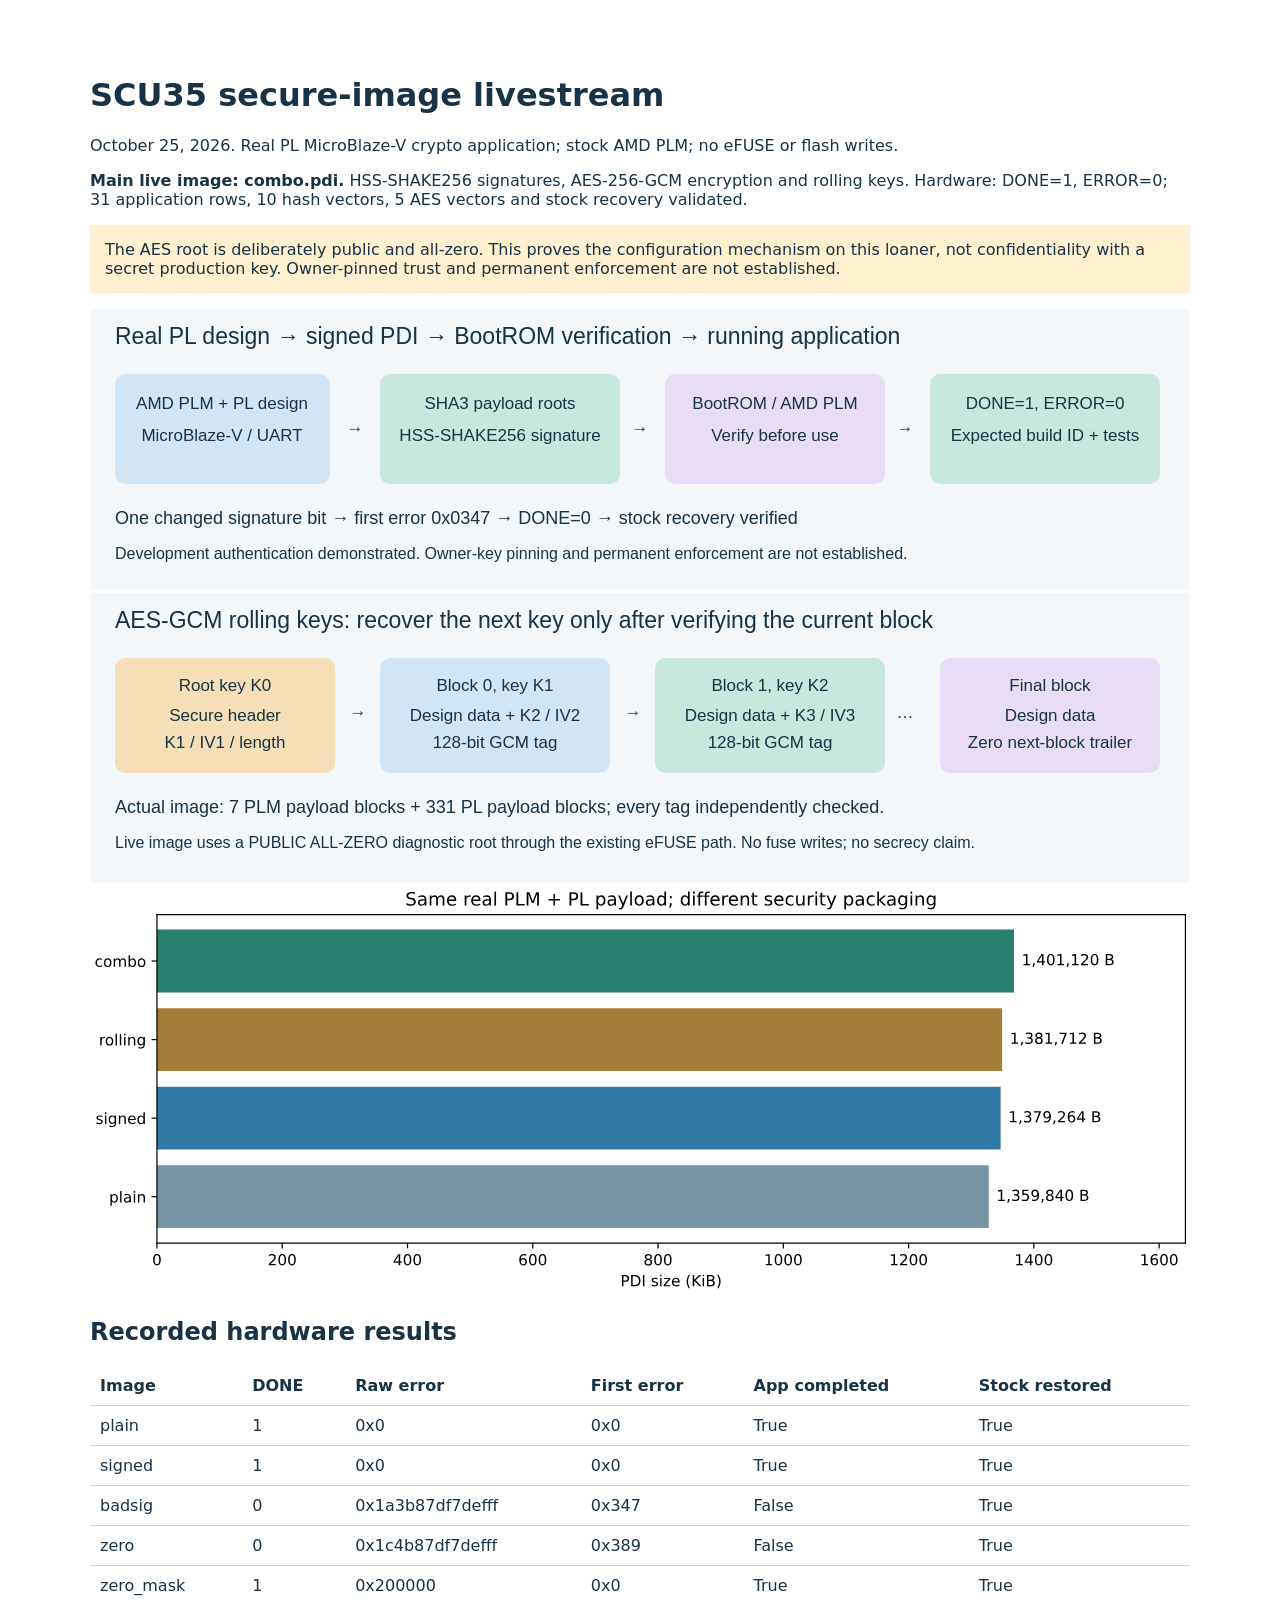
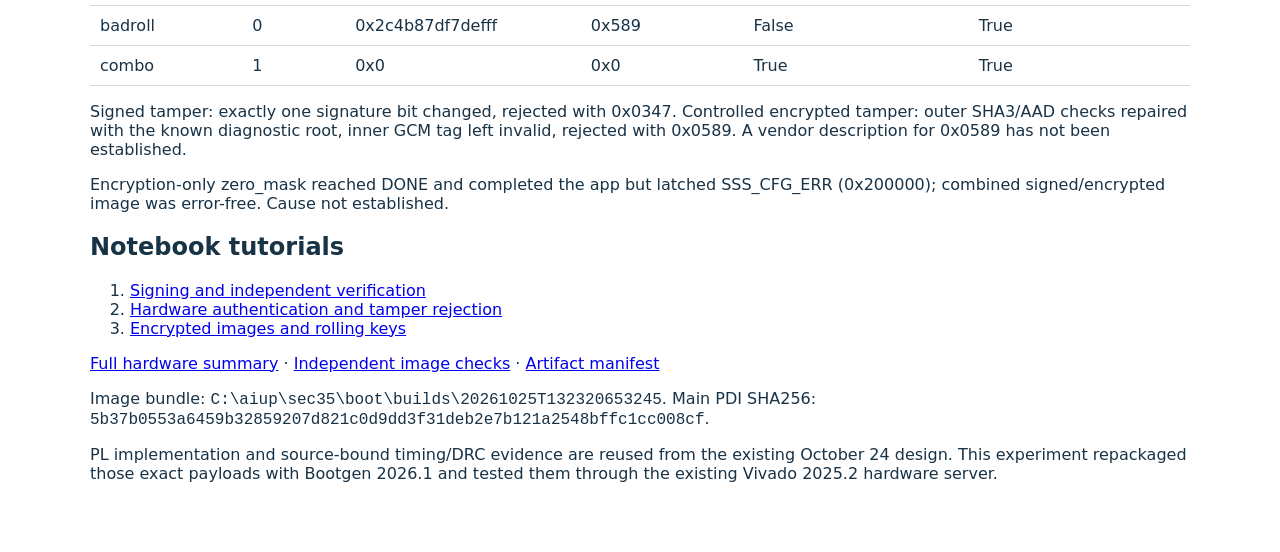
<file: scu35/evidence/boot/report.html>
<!DOCTYPE html>
<html><meta charset="utf-8"/><title>SCU35 signed, authenticated and rolling-key images</title>
<style>body{font:16px system-ui;max-width:1100px;margin:35px auto;padding:20px;color:#183246}img{width:100%}table{border-collapse:collapse;width:100%}td,th{padding:10px;border-bottom:1px solid #ccd8df;text-align:left}code{overflow-wrap:anywhere}.note{background:#fff0cf;padding:15px}</style>
<h1>SCU35 secure-image livestream</h1><p>October 25, 2026. Real PL MicroBlaze-V crypto application; stock AMD PLM; no eFUSE or flash writes.</p>
<p><strong>Main live image: combo.pdi.</strong> HSS-SHAKE256 signatures, AES-256-GCM encryption and rolling keys. Hardware: DONE=1, ERROR=0; 31 application rows, 10 hash vectors, 5 AES vectors and stock recovery validated.</p>
<p class="note">The AES root is deliberately public and all-zero. This proves the configuration mechanism on this loaner, not confidentiality with a secret production key. Owner-pinned trust and permanent enforcement are not established.</p>
<img alt="PDI signing and hardware authentication flow" src="flow.svg"/><img alt="AES-GCM rolling-key chain" src="rolling.svg"/><img alt="PDI packaging sizes" src="sizes.svg"/>
<h2>Recorded hardware results</h2><table><tr><th>Image</th><th>DONE</th><th>Raw error</th><th>First error</th><th>App completed</th><th>Stock restored</th></tr><tr><td>plain</td><td>1</td><td>0x0</td><td>0x0</td><td>True</td><td>True</td></tr><tr><td>signed</td><td>1</td><td>0x0</td><td>0x0</td><td>True</td><td>True</td></tr><tr><td>badsig</td><td>0</td><td>0x1a3b87df7defff</td><td>0x347</td><td>False</td><td>True</td></tr><tr><td>zero</td><td>0</td><td>0x1c4b87df7defff</td><td>0x389</td><td>False</td><td>True</td></tr><tr><td>zero_mask</td><td>1</td><td>0x200000</td><td>0x0</td><td>True</td><td>True</td></tr><tr><td>badroll</td><td>0</td><td>0x2c4b87df7defff</td><td>0x589</td><td>False</td><td>True</td></tr><tr><td>combo</td><td>1</td><td>0x0</td><td>0x0</td><td>True</td><td>True</td></tr></table>
<p>Signed tamper: exactly one signature bit changed, rejected with 0x0347. Controlled encrypted tamper: outer SHA3/AAD checks repaired with the known diagnostic root, inner GCM tag left invalid, rejected with 0x0589. A vendor description for 0x0589 has not been established.</p>
<p>Encryption-only zero_mask reached DONE and completed the app but latched SSS_CFG_ERR (0x200000); combined signed/encrypted image was error-free. Cause not established.</p>
<h2>Notebook tutorials</h2><ol><li><a href="../../notebooks/06_boot.ipynb">Signing and independent verification</a></li><li><a href="../../notebooks/06_boot.ipynb">Hardware authentication and tamper rejection</a></li><li><a href="../../notebooks/06_boot.ipynb">Encrypted images and rolling keys</a></li></ol>
<p><a href="hardware.json">Full hardware summary</a> · <a href="../../README.md">Independent image checks</a> · <a href="manifest.json">Artifact manifest</a></p>
<p>Image bundle: <code>C:\aiup\sec35\boot\builds\20261025T132320653245</code>. Main PDI SHA256: <code>5b37b0553a6459b32859207d821c0d9dd3f31deb2e7b121a2548bffc1cc008cf</code>.</p>
<p>PL implementation and source-bound timing/DRC evidence are reused from the existing October 24 design. This experiment repackaged those exact payloads with Bootgen 2026.1 and tested them through the existing Vivado 2025.2 hardware server.</p></html>
</file>
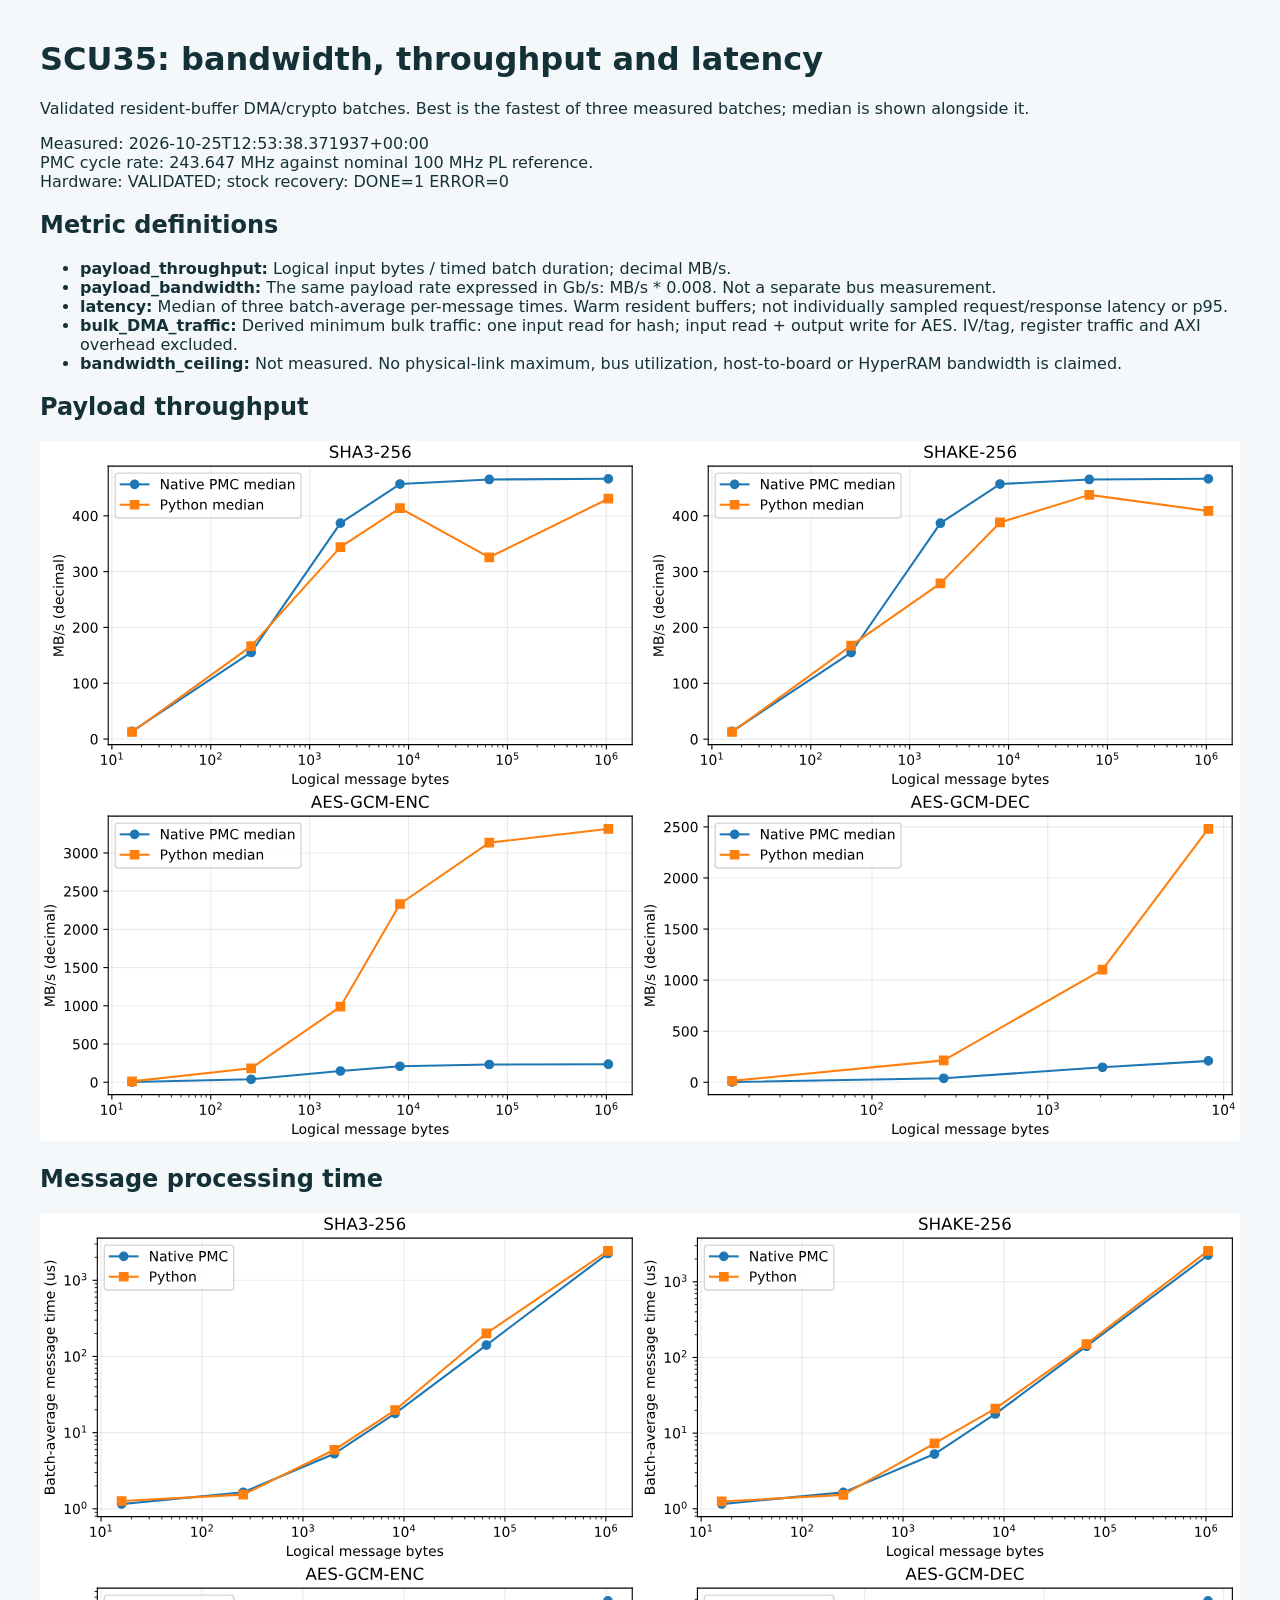
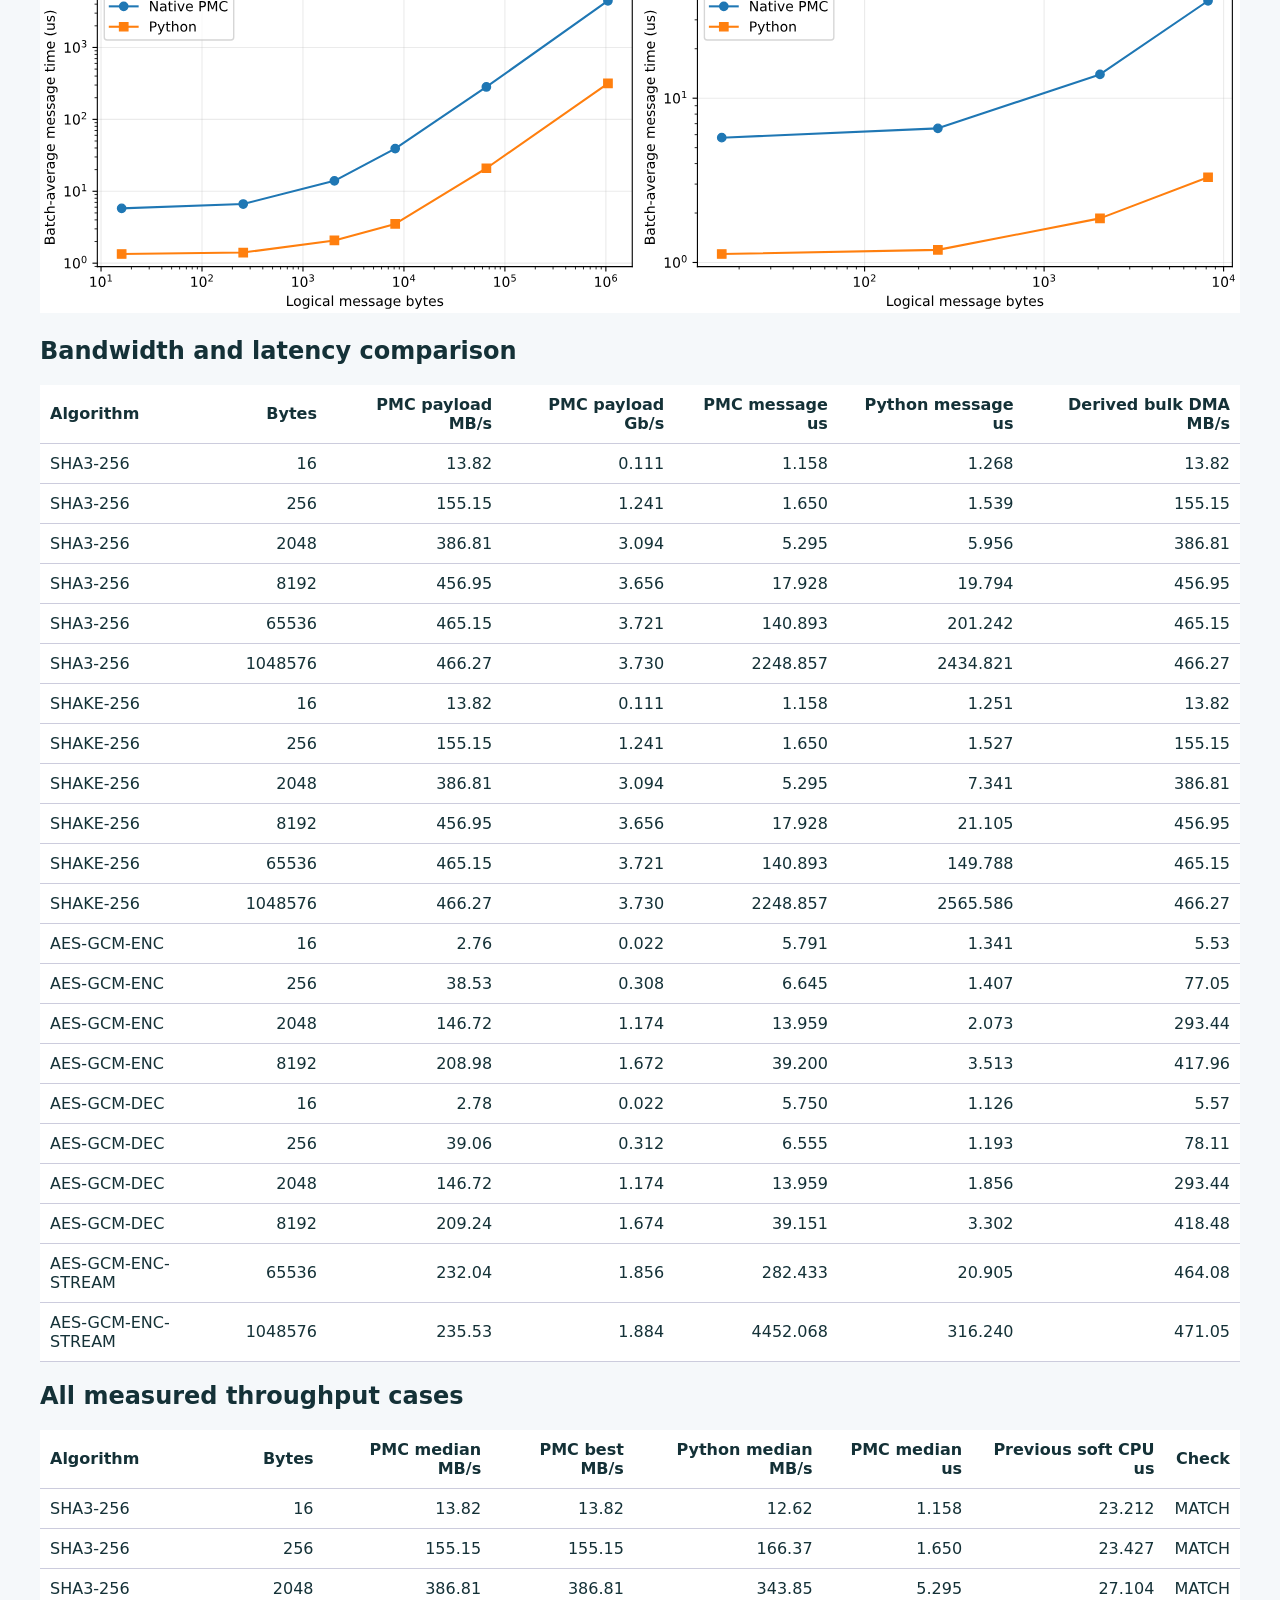
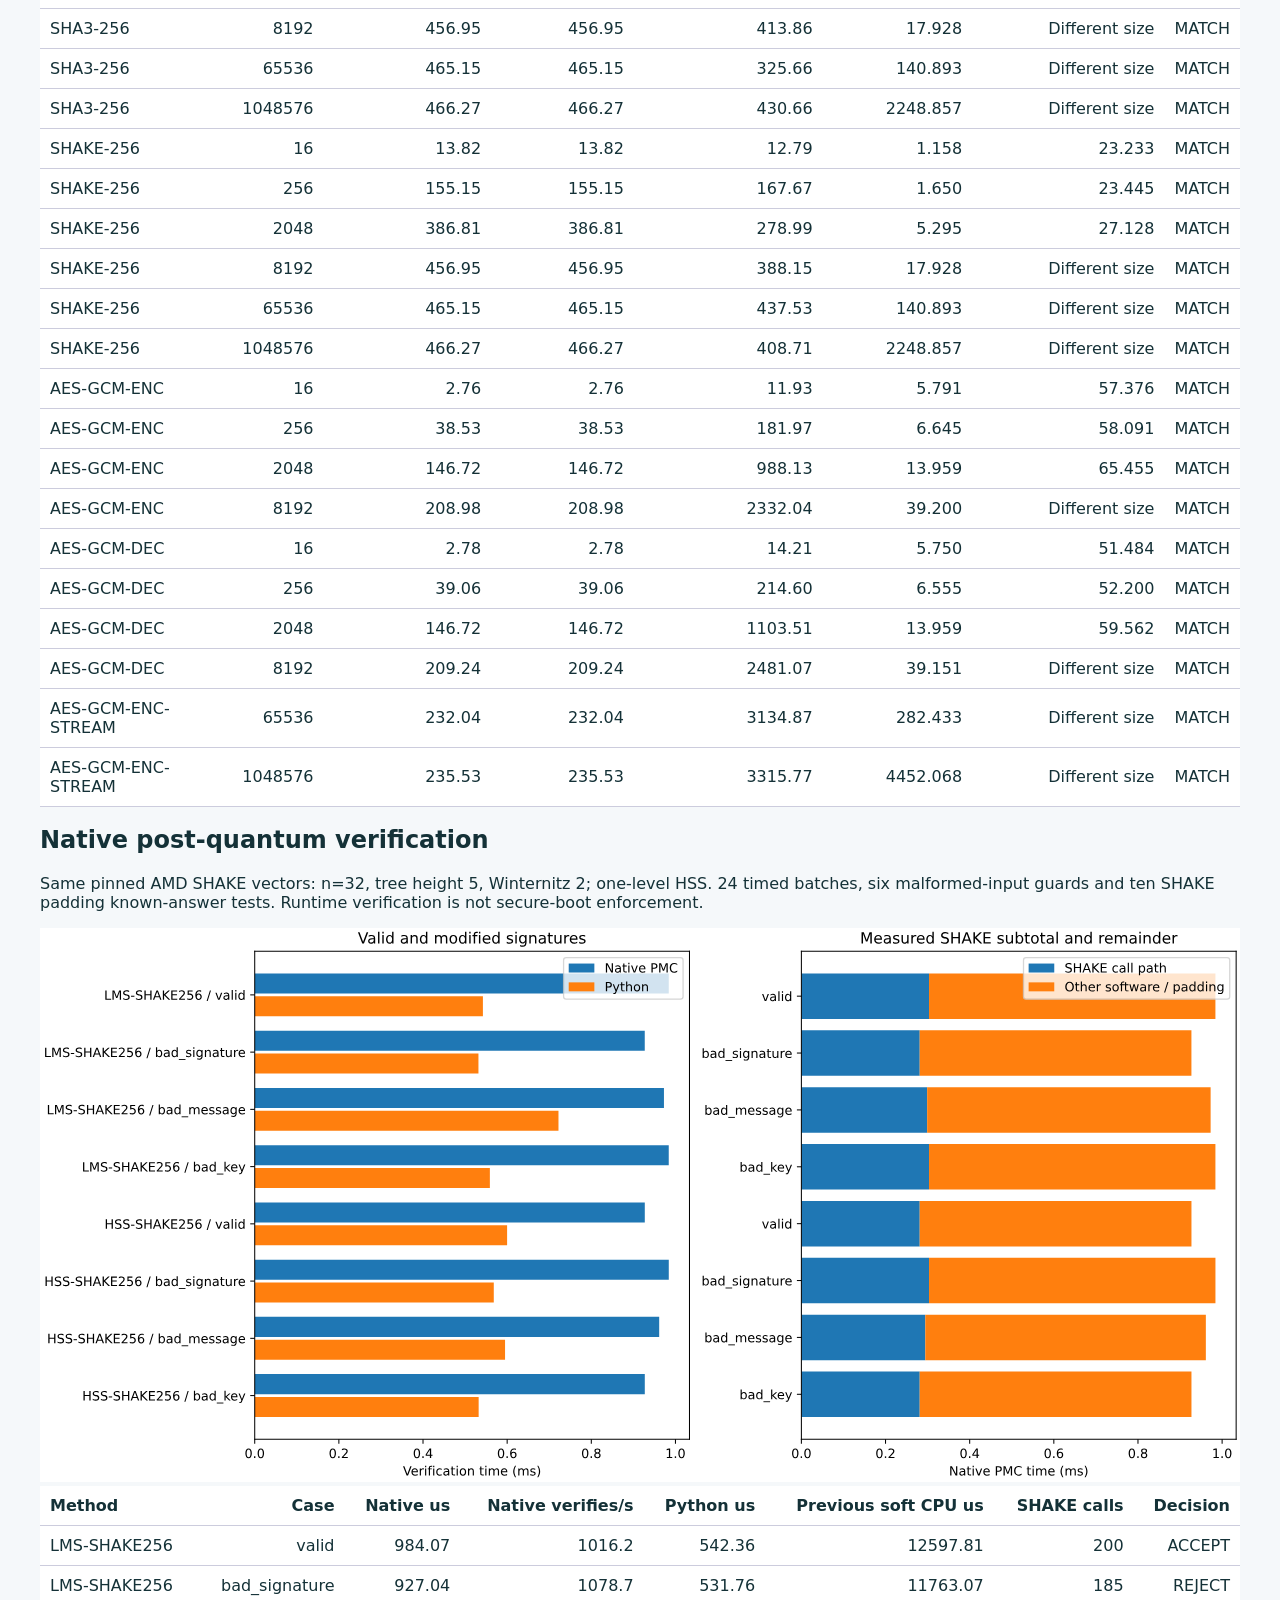
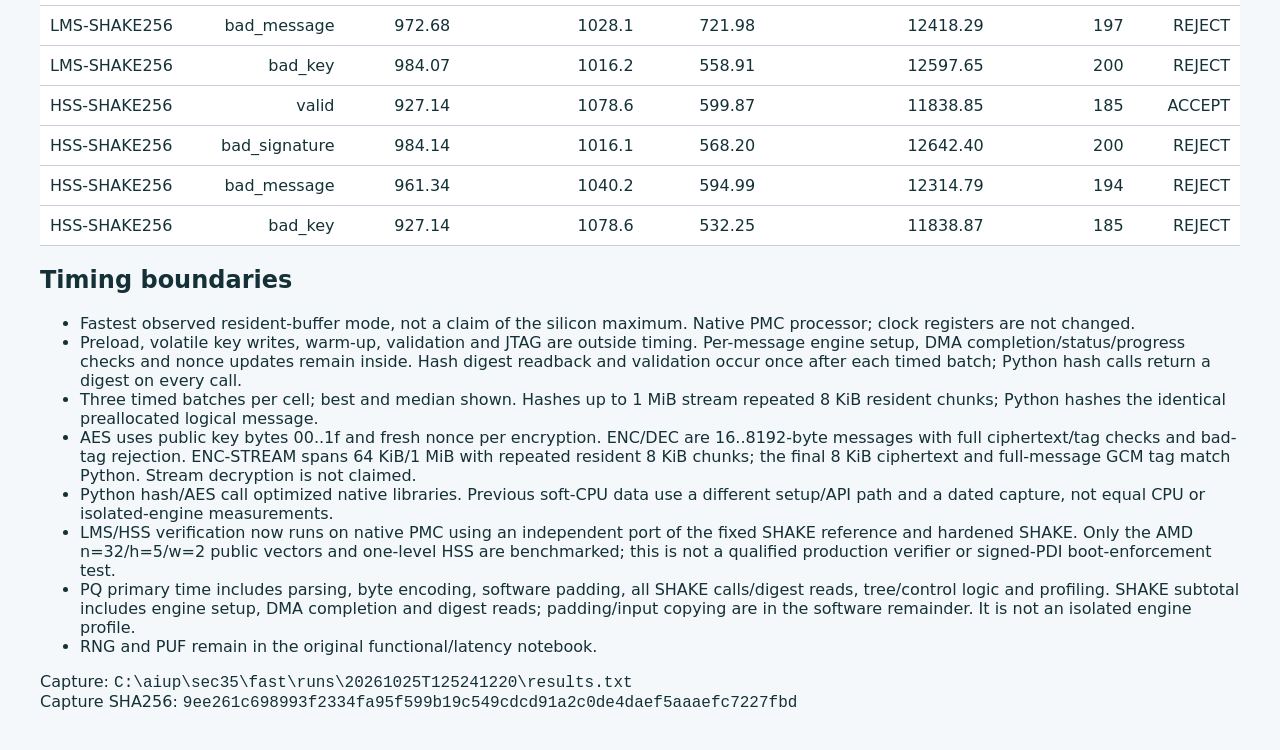
<file: scu35/evidence/native/report.html>
<!doctype html><html><meta charset="utf-8"><title>SCU35 bandwidth, throughput and latency</title><style>body{font:16px system-ui;max-width:1200px;margin:40px auto;padding:0 20px;background:#f5f8fa;color:#143137}table{border-collapse:collapse;background:white;width:100%}td,th{border-bottom:1px solid #ccd;padding:10px;text-align:right}td:first-child,th:first-child{text-align:left}img{width:100%;background:white}code{overflow-wrap:anywhere}</style><h1>SCU35: bandwidth, throughput and latency</h1><p>Validated resident-buffer DMA/crypto batches. Best is the fastest of three measured batches; median is shown alongside it.</p><p>Measured: 2026-10-25T12:53:38.371937+00:00<br>PMC cycle rate: 243.647 MHz against nominal 100 MHz PL reference.<br>Hardware: VALIDATED; stock recovery: DONE=1 ERROR=0</p><h2>Metric definitions</h2><ul><li><b>payload_throughput:</b> Logical input bytes / timed batch duration; decimal MB/s.</li><li><b>payload_bandwidth:</b> The same payload rate expressed in Gb/s: MB/s * 0.008. Not a separate bus measurement.</li><li><b>latency:</b> Median of three batch-average per-message times. Warm resident buffers; not individually sampled request/response latency or p95.</li><li><b>bulk_DMA_traffic:</b> Derived minimum bulk traffic: one input read for hash; input read + output write for AES. IV/tag, register traffic and AXI overhead excluded.</li><li><b>bandwidth_ceiling:</b> Not measured. No physical-link maximum, bus utilization, host-to-board or HyperRAM bandwidth is claimed.</li></ul><h2>Payload throughput</h2><img src="report.svg" alt="Measured throughput by message size"><h2>Message processing time</h2><img src="latency.svg" alt="Batch-average message time by message size"><h2>Bandwidth and latency comparison</h2><table><tr><th>Algorithm</th><th>Bytes</th><th>PMC payload MB/s</th><th>PMC payload Gb/s</th><th>PMC message us</th><th>Python message us</th><th>Derived bulk DMA MB/s</th></tr><tr><td>SHA3-256</td><td>16</td><td>13.82</td><td>0.111</td><td>1.158</td><td>1.268</td><td>13.82</td></tr><tr><td>SHA3-256</td><td>256</td><td>155.15</td><td>1.241</td><td>1.650</td><td>1.539</td><td>155.15</td></tr><tr><td>SHA3-256</td><td>2048</td><td>386.81</td><td>3.094</td><td>5.295</td><td>5.956</td><td>386.81</td></tr><tr><td>SHA3-256</td><td>8192</td><td>456.95</td><td>3.656</td><td>17.928</td><td>19.794</td><td>456.95</td></tr><tr><td>SHA3-256</td><td>65536</td><td>465.15</td><td>3.721</td><td>140.893</td><td>201.242</td><td>465.15</td></tr><tr><td>SHA3-256</td><td>1048576</td><td>466.27</td><td>3.730</td><td>2248.857</td><td>2434.821</td><td>466.27</td></tr><tr><td>SHAKE-256</td><td>16</td><td>13.82</td><td>0.111</td><td>1.158</td><td>1.251</td><td>13.82</td></tr><tr><td>SHAKE-256</td><td>256</td><td>155.15</td><td>1.241</td><td>1.650</td><td>1.527</td><td>155.15</td></tr><tr><td>SHAKE-256</td><td>2048</td><td>386.81</td><td>3.094</td><td>5.295</td><td>7.341</td><td>386.81</td></tr><tr><td>SHAKE-256</td><td>8192</td><td>456.95</td><td>3.656</td><td>17.928</td><td>21.105</td><td>456.95</td></tr><tr><td>SHAKE-256</td><td>65536</td><td>465.15</td><td>3.721</td><td>140.893</td><td>149.788</td><td>465.15</td></tr><tr><td>SHAKE-256</td><td>1048576</td><td>466.27</td><td>3.730</td><td>2248.857</td><td>2565.586</td><td>466.27</td></tr><tr><td>AES-GCM-ENC</td><td>16</td><td>2.76</td><td>0.022</td><td>5.791</td><td>1.341</td><td>5.53</td></tr><tr><td>AES-GCM-ENC</td><td>256</td><td>38.53</td><td>0.308</td><td>6.645</td><td>1.407</td><td>77.05</td></tr><tr><td>AES-GCM-ENC</td><td>2048</td><td>146.72</td><td>1.174</td><td>13.959</td><td>2.073</td><td>293.44</td></tr><tr><td>AES-GCM-ENC</td><td>8192</td><td>208.98</td><td>1.672</td><td>39.200</td><td>3.513</td><td>417.96</td></tr><tr><td>AES-GCM-DEC</td><td>16</td><td>2.78</td><td>0.022</td><td>5.750</td><td>1.126</td><td>5.57</td></tr><tr><td>AES-GCM-DEC</td><td>256</td><td>39.06</td><td>0.312</td><td>6.555</td><td>1.193</td><td>78.11</td></tr><tr><td>AES-GCM-DEC</td><td>2048</td><td>146.72</td><td>1.174</td><td>13.959</td><td>1.856</td><td>293.44</td></tr><tr><td>AES-GCM-DEC</td><td>8192</td><td>209.24</td><td>1.674</td><td>39.151</td><td>3.302</td><td>418.48</td></tr><tr><td>AES-GCM-ENC-STREAM</td><td>65536</td><td>232.04</td><td>1.856</td><td>282.433</td><td>20.905</td><td>464.08</td></tr><tr><td>AES-GCM-ENC-STREAM</td><td>1048576</td><td>235.53</td><td>1.884</td><td>4452.068</td><td>316.240</td><td>471.05</td></tr></table><h2>All measured throughput cases</h2><table><tr><th>Algorithm</th><th>Bytes</th><th>PMC median MB/s</th><th>PMC best MB/s</th><th>Python median MB/s</th><th>PMC median us</th><th>Previous soft CPU us</th><th>Check</th></tr><tr><td>SHA3-256</td><td>16</td><td>13.82</td><td>13.82</td><td>12.62</td><td>1.158</td><td>23.212</td><td>MATCH</td></tr><tr><td>SHA3-256</td><td>256</td><td>155.15</td><td>155.15</td><td>166.37</td><td>1.650</td><td>23.427</td><td>MATCH</td></tr><tr><td>SHA3-256</td><td>2048</td><td>386.81</td><td>386.81</td><td>343.85</td><td>5.295</td><td>27.104</td><td>MATCH</td></tr><tr><td>SHA3-256</td><td>8192</td><td>456.95</td><td>456.95</td><td>413.86</td><td>17.928</td><td>Different size</td><td>MATCH</td></tr><tr><td>SHA3-256</td><td>65536</td><td>465.15</td><td>465.15</td><td>325.66</td><td>140.893</td><td>Different size</td><td>MATCH</td></tr><tr><td>SHA3-256</td><td>1048576</td><td>466.27</td><td>466.27</td><td>430.66</td><td>2248.857</td><td>Different size</td><td>MATCH</td></tr><tr><td>SHAKE-256</td><td>16</td><td>13.82</td><td>13.82</td><td>12.79</td><td>1.158</td><td>23.233</td><td>MATCH</td></tr><tr><td>SHAKE-256</td><td>256</td><td>155.15</td><td>155.15</td><td>167.67</td><td>1.650</td><td>23.445</td><td>MATCH</td></tr><tr><td>SHAKE-256</td><td>2048</td><td>386.81</td><td>386.81</td><td>278.99</td><td>5.295</td><td>27.128</td><td>MATCH</td></tr><tr><td>SHAKE-256</td><td>8192</td><td>456.95</td><td>456.95</td><td>388.15</td><td>17.928</td><td>Different size</td><td>MATCH</td></tr><tr><td>SHAKE-256</td><td>65536</td><td>465.15</td><td>465.15</td><td>437.53</td><td>140.893</td><td>Different size</td><td>MATCH</td></tr><tr><td>SHAKE-256</td><td>1048576</td><td>466.27</td><td>466.27</td><td>408.71</td><td>2248.857</td><td>Different size</td><td>MATCH</td></tr><tr><td>AES-GCM-ENC</td><td>16</td><td>2.76</td><td>2.76</td><td>11.93</td><td>5.791</td><td>57.376</td><td>MATCH</td></tr><tr><td>AES-GCM-ENC</td><td>256</td><td>38.53</td><td>38.53</td><td>181.97</td><td>6.645</td><td>58.091</td><td>MATCH</td></tr><tr><td>AES-GCM-ENC</td><td>2048</td><td>146.72</td><td>146.72</td><td>988.13</td><td>13.959</td><td>65.455</td><td>MATCH</td></tr><tr><td>AES-GCM-ENC</td><td>8192</td><td>208.98</td><td>208.98</td><td>2332.04</td><td>39.200</td><td>Different size</td><td>MATCH</td></tr><tr><td>AES-GCM-DEC</td><td>16</td><td>2.78</td><td>2.78</td><td>14.21</td><td>5.750</td><td>51.484</td><td>MATCH</td></tr><tr><td>AES-GCM-DEC</td><td>256</td><td>39.06</td><td>39.06</td><td>214.60</td><td>6.555</td><td>52.200</td><td>MATCH</td></tr><tr><td>AES-GCM-DEC</td><td>2048</td><td>146.72</td><td>146.72</td><td>1103.51</td><td>13.959</td><td>59.562</td><td>MATCH</td></tr><tr><td>AES-GCM-DEC</td><td>8192</td><td>209.24</td><td>209.24</td><td>2481.07</td><td>39.151</td><td>Different size</td><td>MATCH</td></tr><tr><td>AES-GCM-ENC-STREAM</td><td>65536</td><td>232.04</td><td>232.04</td><td>3134.87</td><td>282.433</td><td>Different size</td><td>MATCH</td></tr><tr><td>AES-GCM-ENC-STREAM</td><td>1048576</td><td>235.53</td><td>235.53</td><td>3315.77</td><td>4452.068</td><td>Different size</td><td>MATCH</td></tr></table><h2>Native post-quantum verification</h2><p>Same pinned AMD SHAKE vectors: n=32, tree height 5, Winternitz 2; one-level HSS. 24 timed batches, six malformed-input guards and ten SHAKE padding known-answer tests. Runtime verification is not secure-boot enforcement.</p><img src="pq.svg" alt="Native LMS and HSS latency and timing breakdown"><table><tr><th>Method</th><th>Case</th><th>Native us</th><th>Native verifies/s</th><th>Python us</th><th>Previous soft CPU us</th><th>SHAKE calls</th><th>Decision</th></tr><tr><td>LMS-SHAKE256</td><td>valid</td><td>984.07</td><td>1016.2</td><td>542.36</td><td>12597.81</td><td>200</td><td>ACCEPT</td></tr><tr><td>LMS-SHAKE256</td><td>bad_signature</td><td>927.04</td><td>1078.7</td><td>531.76</td><td>11763.07</td><td>185</td><td>REJECT</td></tr><tr><td>LMS-SHAKE256</td><td>bad_message</td><td>972.68</td><td>1028.1</td><td>721.98</td><td>12418.29</td><td>197</td><td>REJECT</td></tr><tr><td>LMS-SHAKE256</td><td>bad_key</td><td>984.07</td><td>1016.2</td><td>558.91</td><td>12597.65</td><td>200</td><td>REJECT</td></tr><tr><td>HSS-SHAKE256</td><td>valid</td><td>927.14</td><td>1078.6</td><td>599.87</td><td>11838.85</td><td>185</td><td>ACCEPT</td></tr><tr><td>HSS-SHAKE256</td><td>bad_signature</td><td>984.14</td><td>1016.1</td><td>568.20</td><td>12642.40</td><td>200</td><td>REJECT</td></tr><tr><td>HSS-SHAKE256</td><td>bad_message</td><td>961.34</td><td>1040.2</td><td>594.99</td><td>12314.79</td><td>194</td><td>REJECT</td></tr><tr><td>HSS-SHAKE256</td><td>bad_key</td><td>927.14</td><td>1078.6</td><td>532.25</td><td>11838.87</td><td>185</td><td>REJECT</td></tr></table><h2>Timing boundaries</h2><ul><li>Fastest observed resident-buffer mode, not a claim of the silicon maximum. Native PMC processor; clock registers are not changed.</li><li>Preload, volatile key writes, warm-up, validation and JTAG are outside timing. Per-message engine setup, DMA completion/status/progress checks and nonce updates remain inside. Hash digest readback and validation occur once after each timed batch; Python hash calls return a digest on every call.</li><li>Three timed batches per cell; best and median shown. Hashes up to 1 MiB stream repeated 8 KiB resident chunks; Python hashes the identical preallocated logical message.</li><li>AES uses public key bytes 00..1f and fresh nonce per encryption. ENC/DEC are 16..8192-byte messages with full ciphertext/tag checks and bad-tag rejection. ENC-STREAM spans 64 KiB/1 MiB with repeated resident 8 KiB chunks; the final 8 KiB ciphertext and full-message GCM tag match Python. Stream decryption is not claimed.</li><li>Python hash/AES call optimized native libraries. Previous soft-CPU data use a different setup/API path and a dated capture, not equal CPU or isolated-engine measurements.</li><li>LMS/HSS verification now runs on native PMC using an independent port of the fixed SHAKE reference and hardened SHAKE. Only the AMD n=32/h=5/w=2 public vectors and one-level HSS are benchmarked; this is not a qualified production verifier or signed-PDI boot-enforcement test.</li><li>PQ primary time includes parsing, byte encoding, software padding, all SHAKE calls/digest reads, tree/control logic and profiling. SHAKE subtotal includes engine setup, DMA completion and digest reads; padding/input copying are in the software remainder. It is not an isolated engine profile.</li><li>RNG and PUF remain in the original functional/latency notebook.</li></ul><p>Capture: <code>C:\aiup\sec35\fast\runs\20261025T125241220\results.txt</code><br>Capture SHA256: <code>9ee261c698993f2334fa95f599b19c549cdcd91a2c0de4daef5aaaefc7227fbd</code></p></html>
</file>
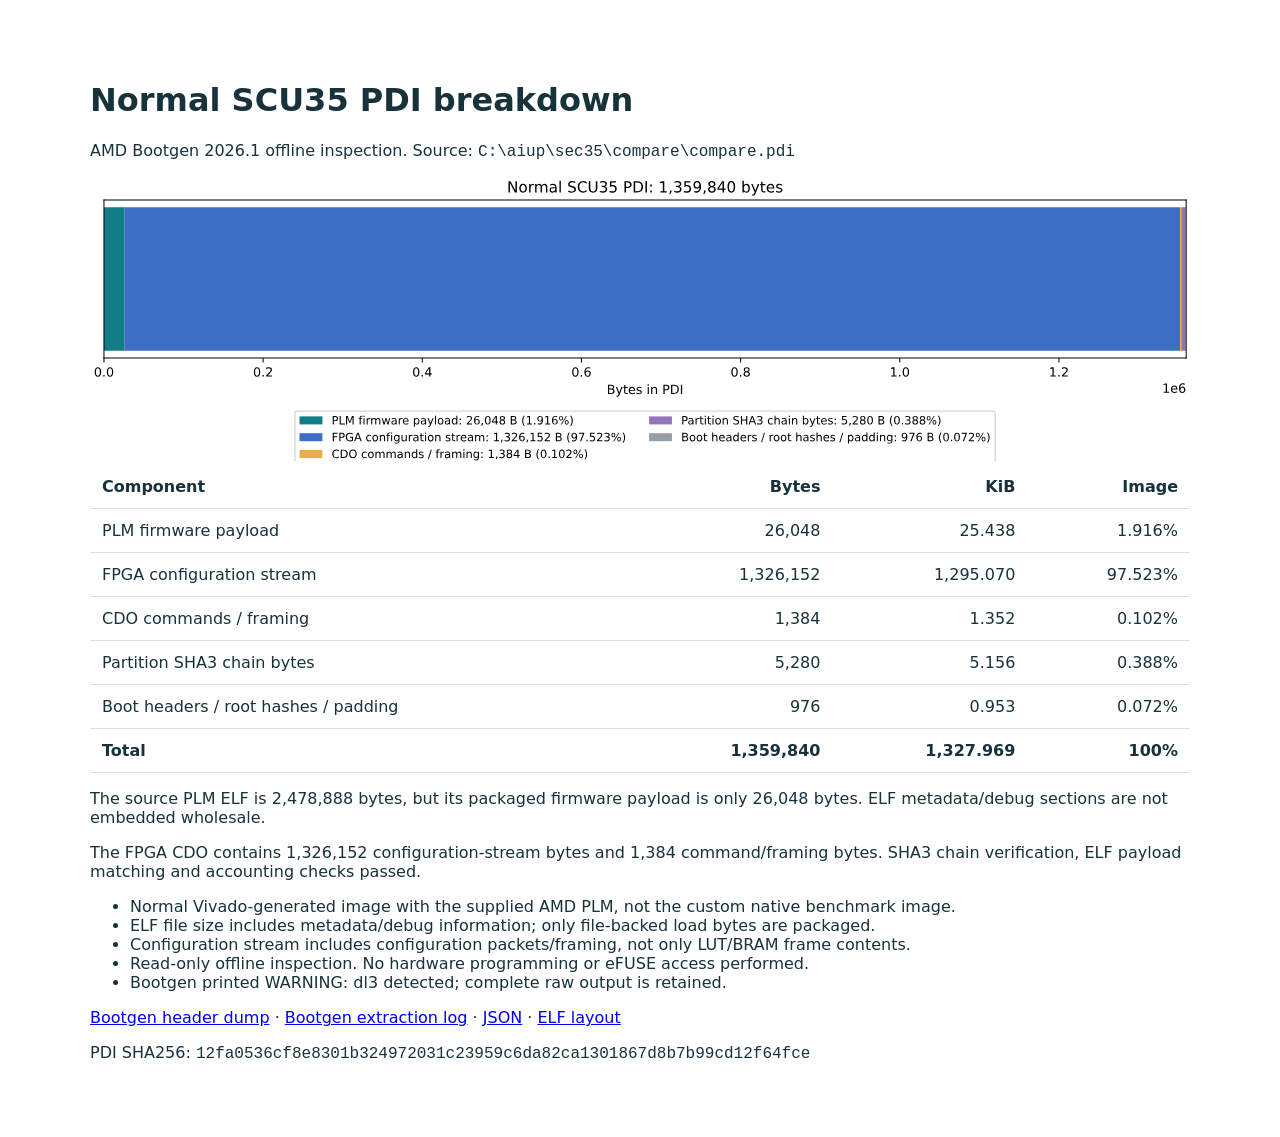
<file: scu35/evidence/pdi/report.html>
<!doctype html><html><meta charset="utf-8"><title>SCU35 PDI breakdown</title><style>body{font:16px system-ui;max-width:1100px;margin:40px auto;padding:20px;color:#18323b}img{width:100%}table{border-collapse:collapse;width:100%}td,th{padding:12px;border-bottom:1px solid #ddd;text-align:right}td:first-child,th:first-child{text-align:left}code{overflow-wrap:anywhere}</style><h1>Normal SCU35 PDI breakdown</h1><p>AMD Bootgen 2026.1 offline inspection. Source: <code>C:\aiup\sec35\compare\compare.pdi</code></p><img src="breakdown.svg" alt="PLM, FPGA configuration stream and packaging overhead"><table><tr><th>Component</th><th>Bytes</th><th>KiB</th><th>Image</th></tr><tr><td>PLM firmware payload</td><td>26,048</td><td>25.438</td><td>1.916%</td></tr><tr><td>FPGA configuration stream</td><td>1,326,152</td><td>1,295.070</td><td>97.523%</td></tr><tr><td>CDO commands / framing</td><td>1,384</td><td>1.352</td><td>0.102%</td></tr><tr><td>Partition SHA3 chain bytes</td><td>5,280</td><td>5.156</td><td>0.388%</td></tr><tr><td>Boot headers / root hashes / padding</td><td>976</td><td>0.953</td><td>0.072%</td></tr><tr><th>Total</th><th>1,359,840</th><th>1,327.969</th><th>100%</th></tr></table><p>The source PLM ELF is 2,478,888 bytes, but its packaged firmware payload is only 26,048 bytes. ELF metadata/debug sections are not embedded wholesale.</p><p>The FPGA CDO contains 1,326,152 configuration-stream bytes and 1,384 command/framing bytes. SHA3 chain verification, ELF payload matching and accounting checks passed.</p><ul><li>Normal Vivado-generated image with the supplied AMD PLM, not the custom native benchmark image.</li><li>ELF file size includes metadata/debug information; only file-backed load bytes are packaged.</li><li>Configuration stream includes configuration packets/framing, not only LUT/BRAM frame contents.</li><li>Read-only offline inspection. No hardware programming or eFUSE access performed.</li><li>Bootgen printed WARNING: dl3 detected; complete raw output is retained.</li></ul><p><a href="bootgen_read.txt">Bootgen header dump</a> · <a href="bootgen_dump.txt">Bootgen extraction log</a> · <a href="breakdown.json">JSON</a> · <a href="plm_elf_layout.txt">ELF layout</a></p><p>PDI SHA256: <code>12fa0536cf8e8301b324972031c23959c6da82ca1301867d8b7b99cd12f64fce</code></p></html>
</file>
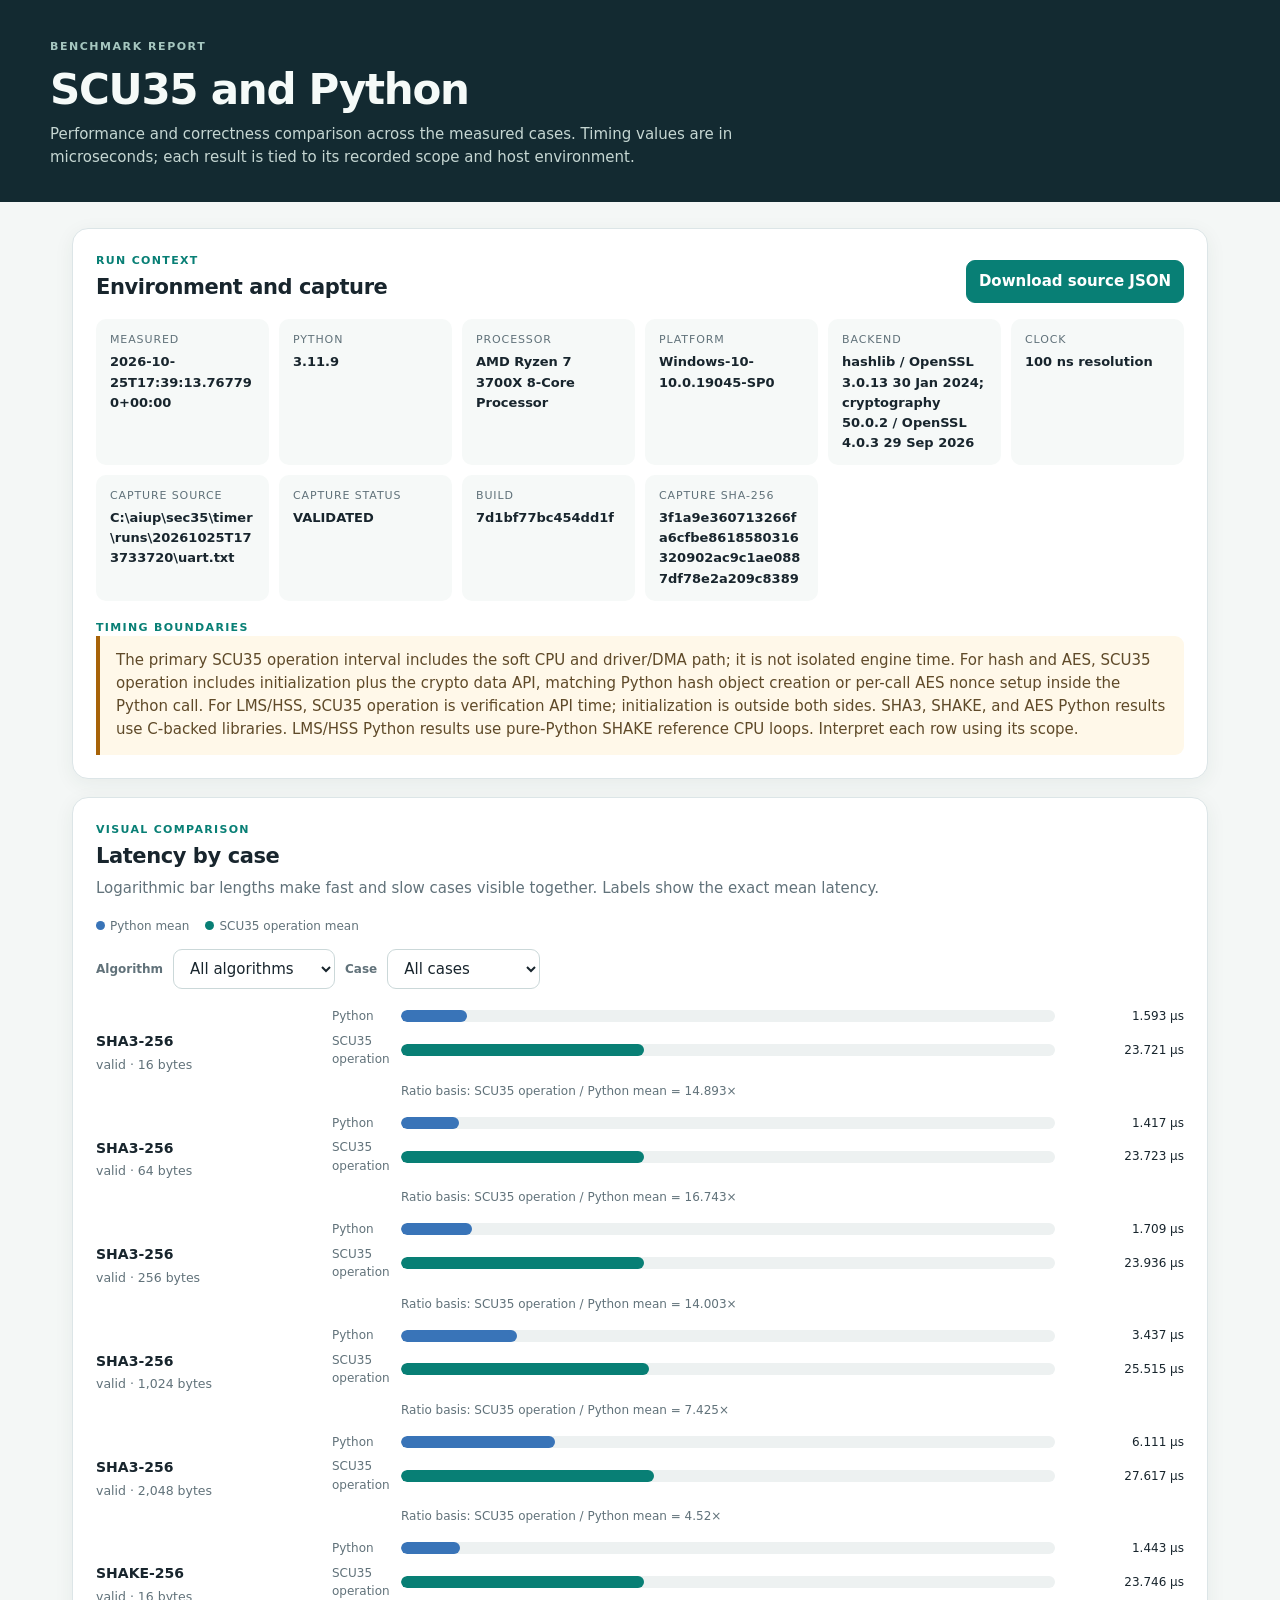
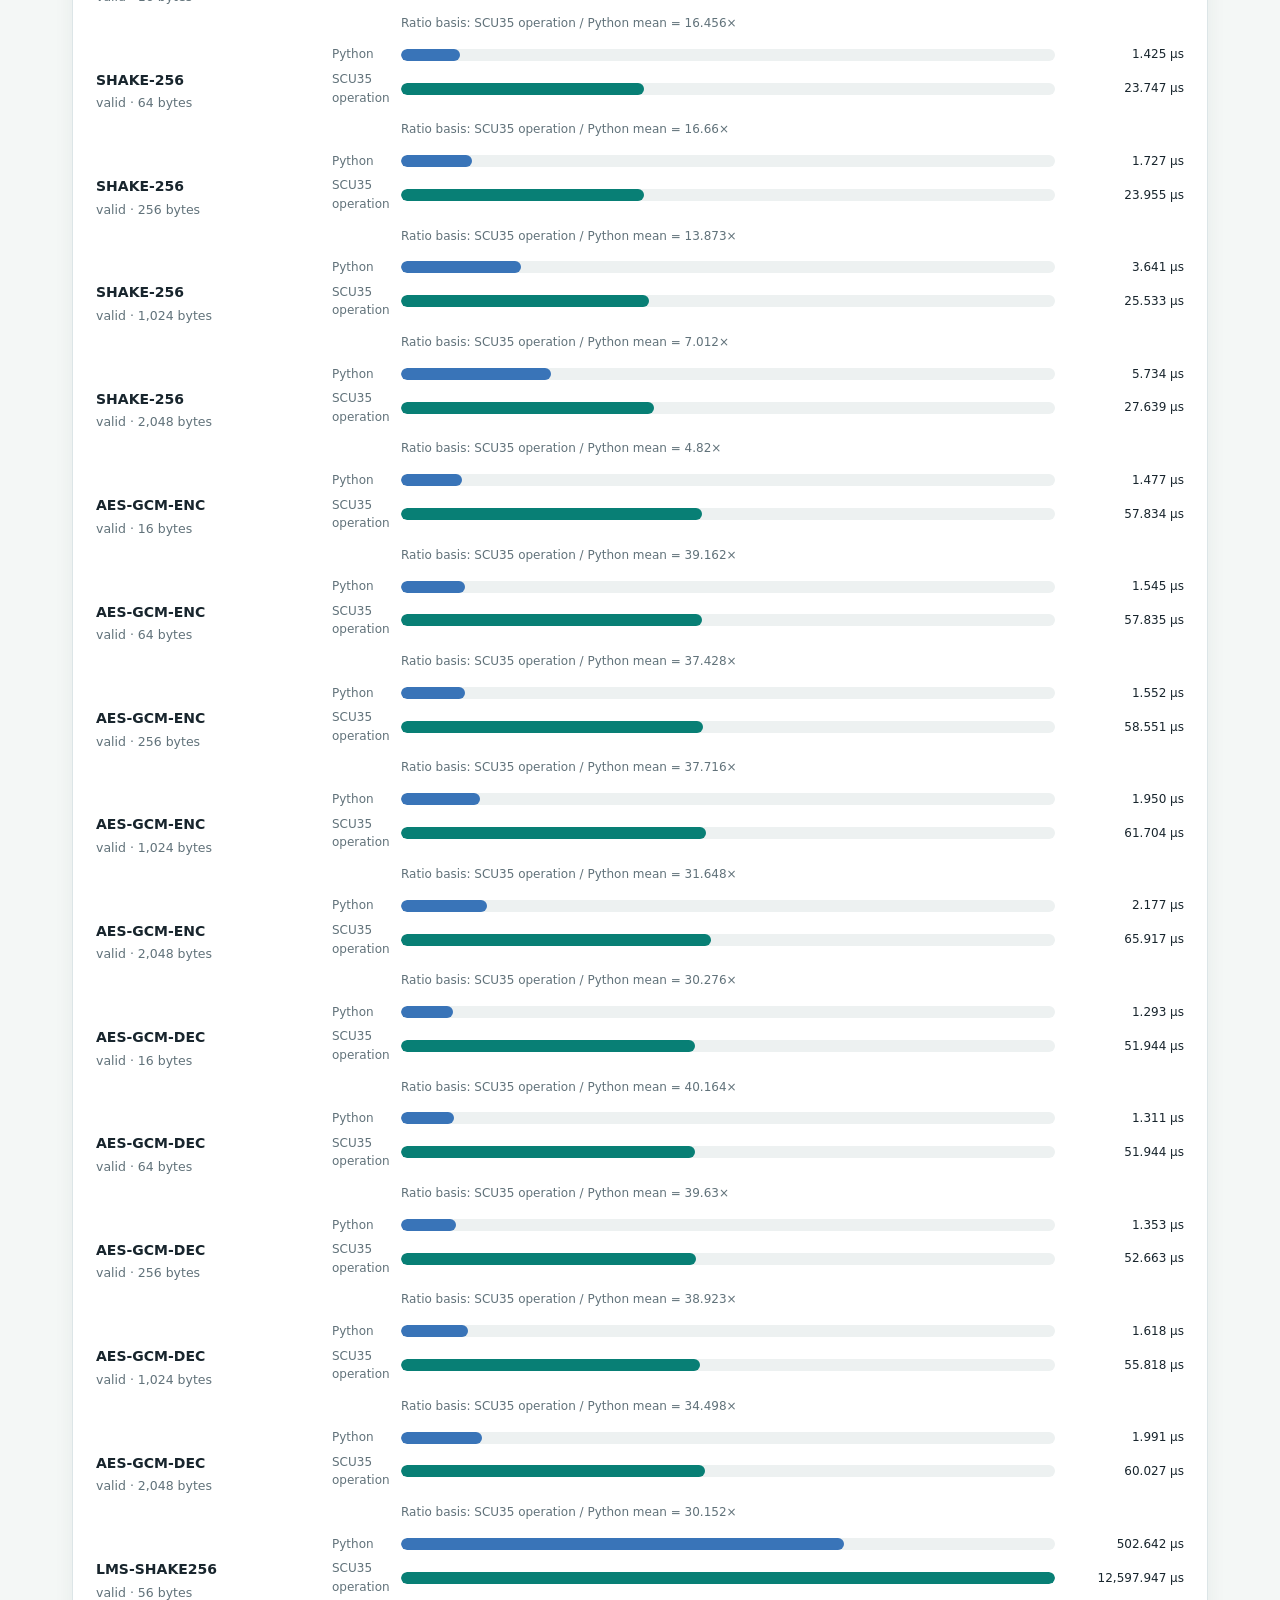
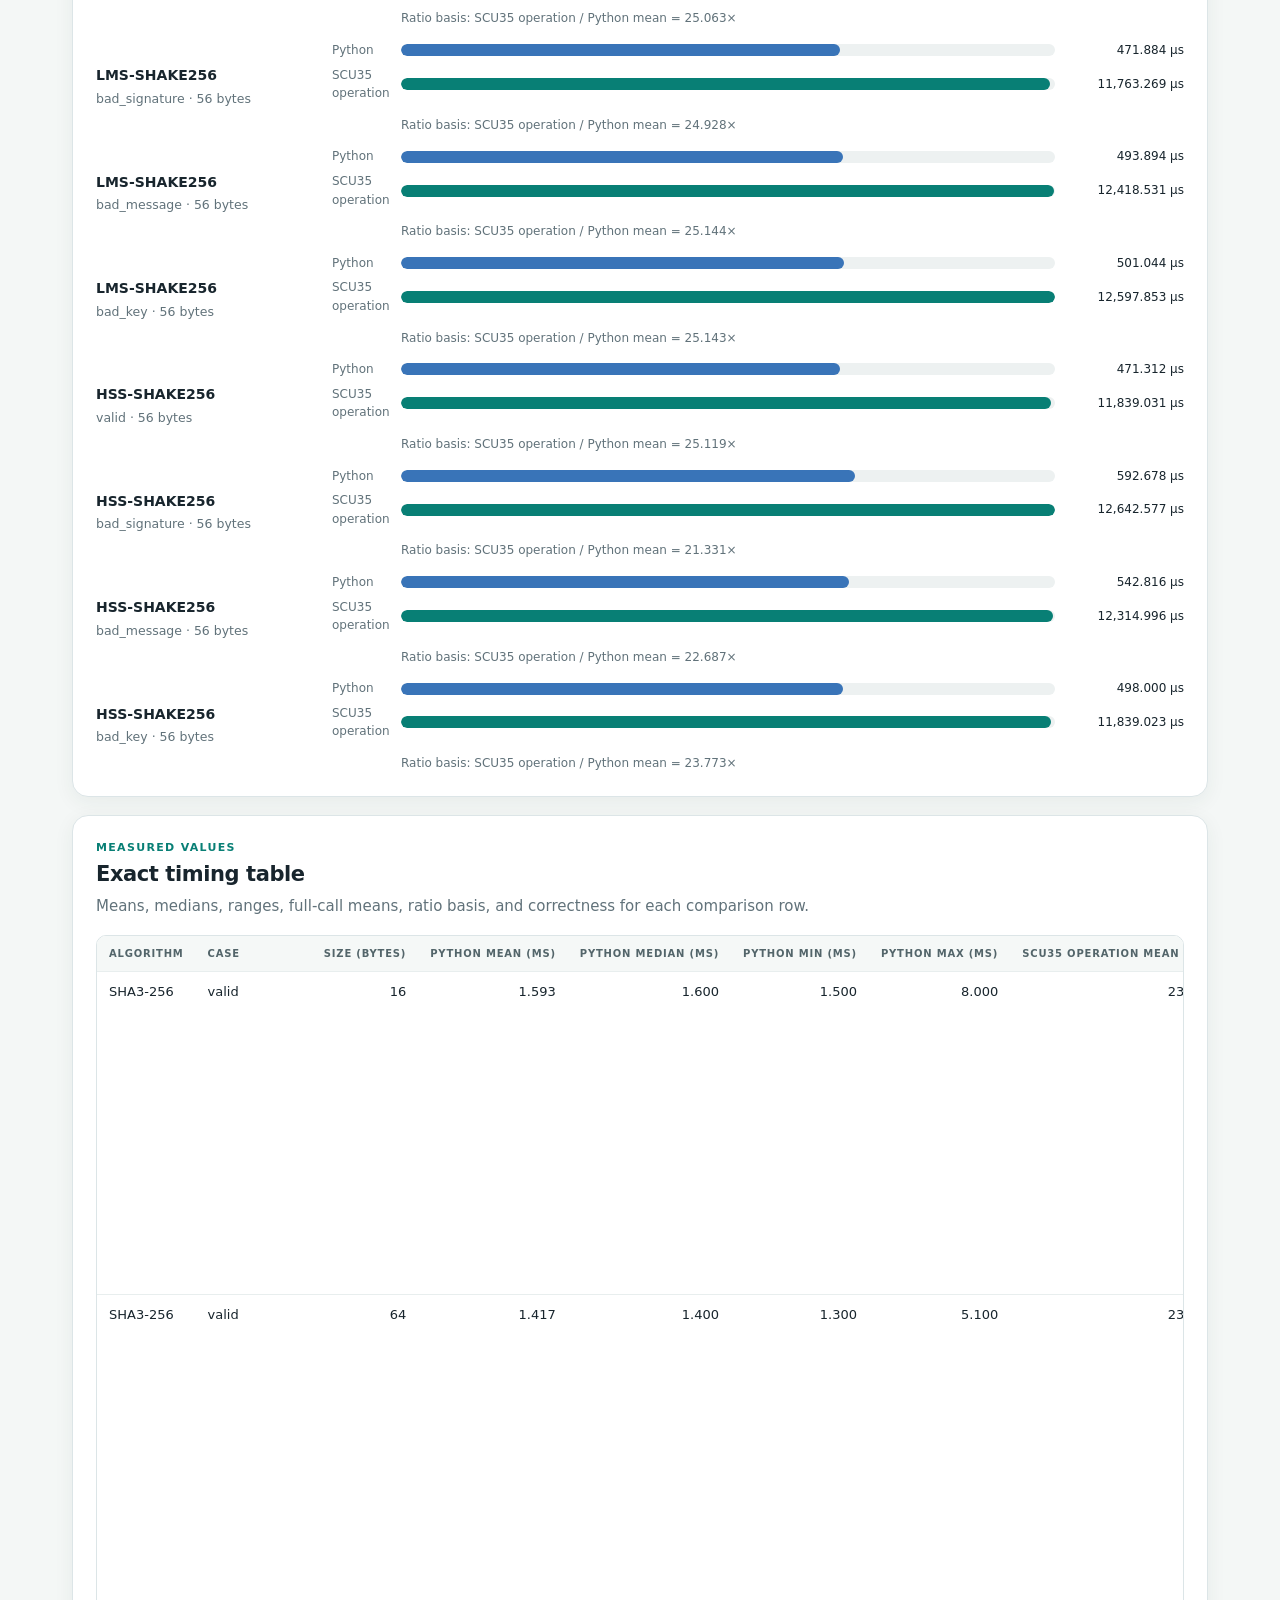
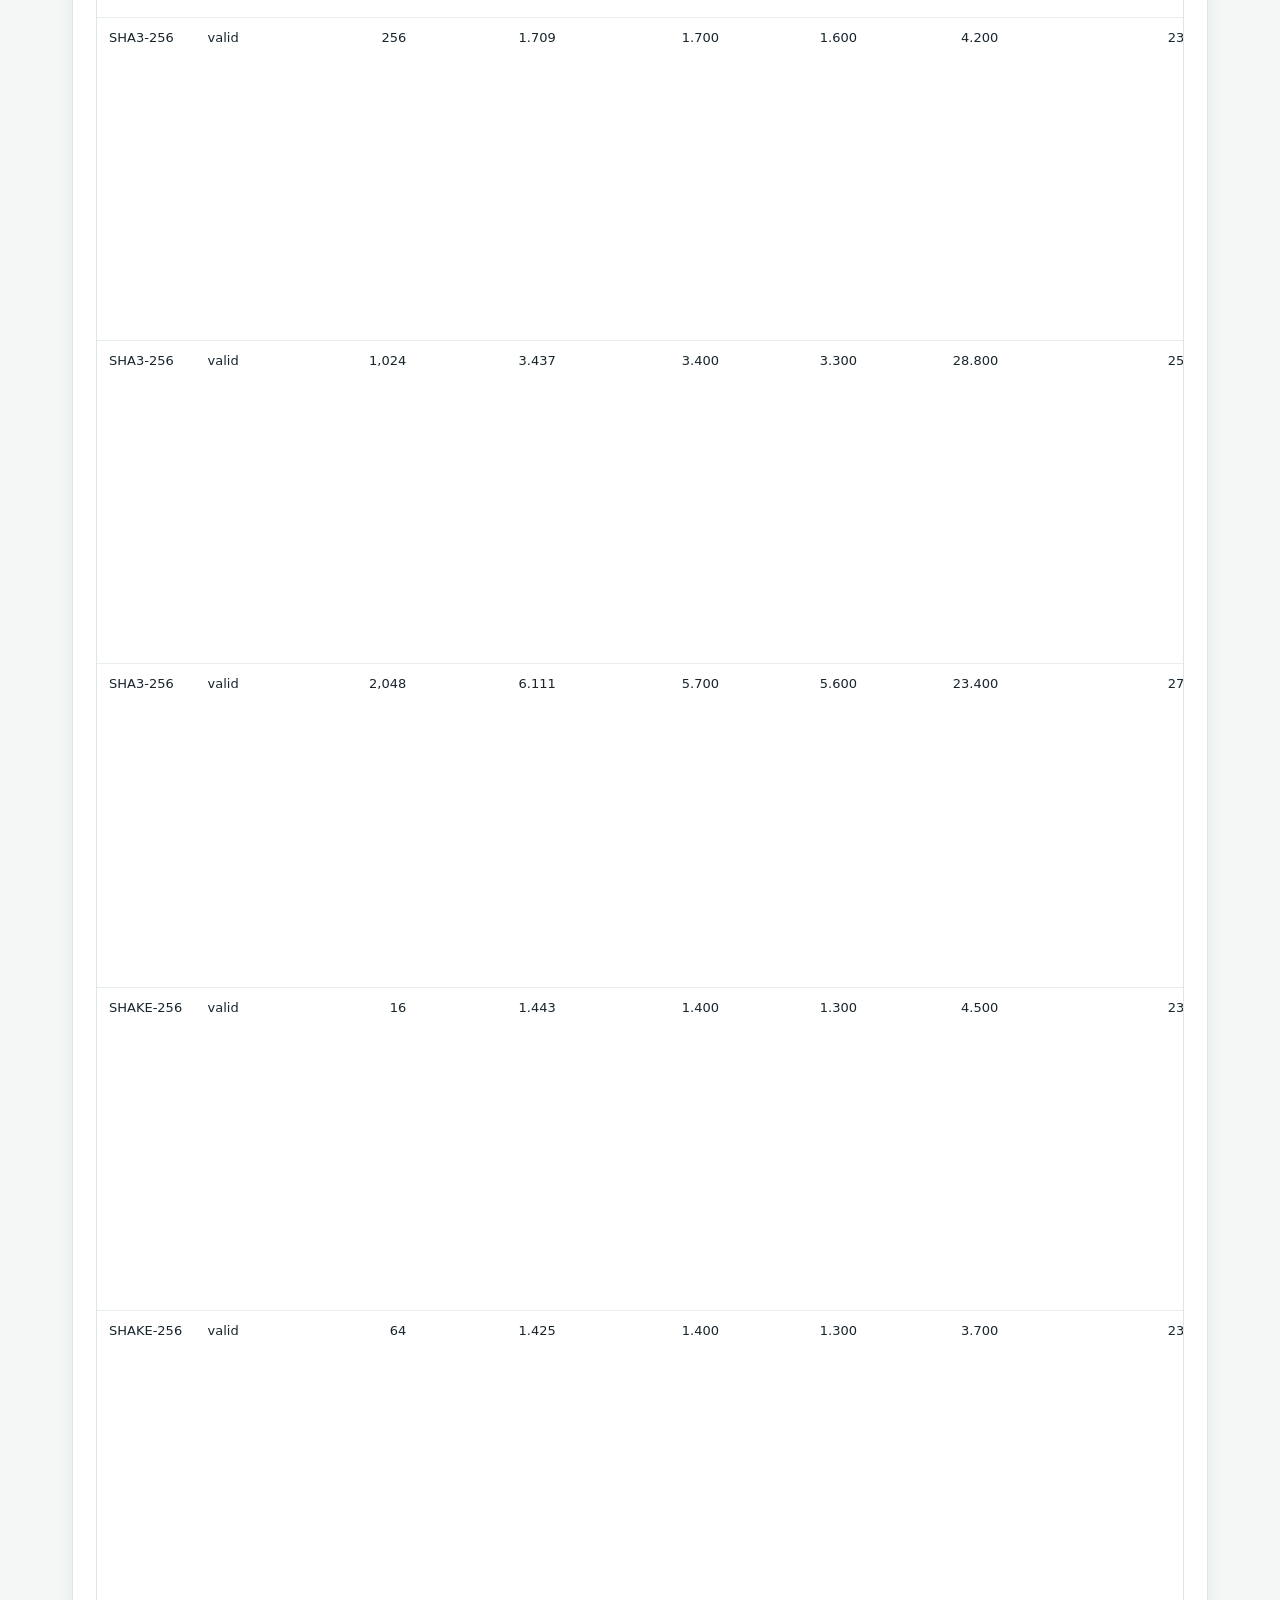
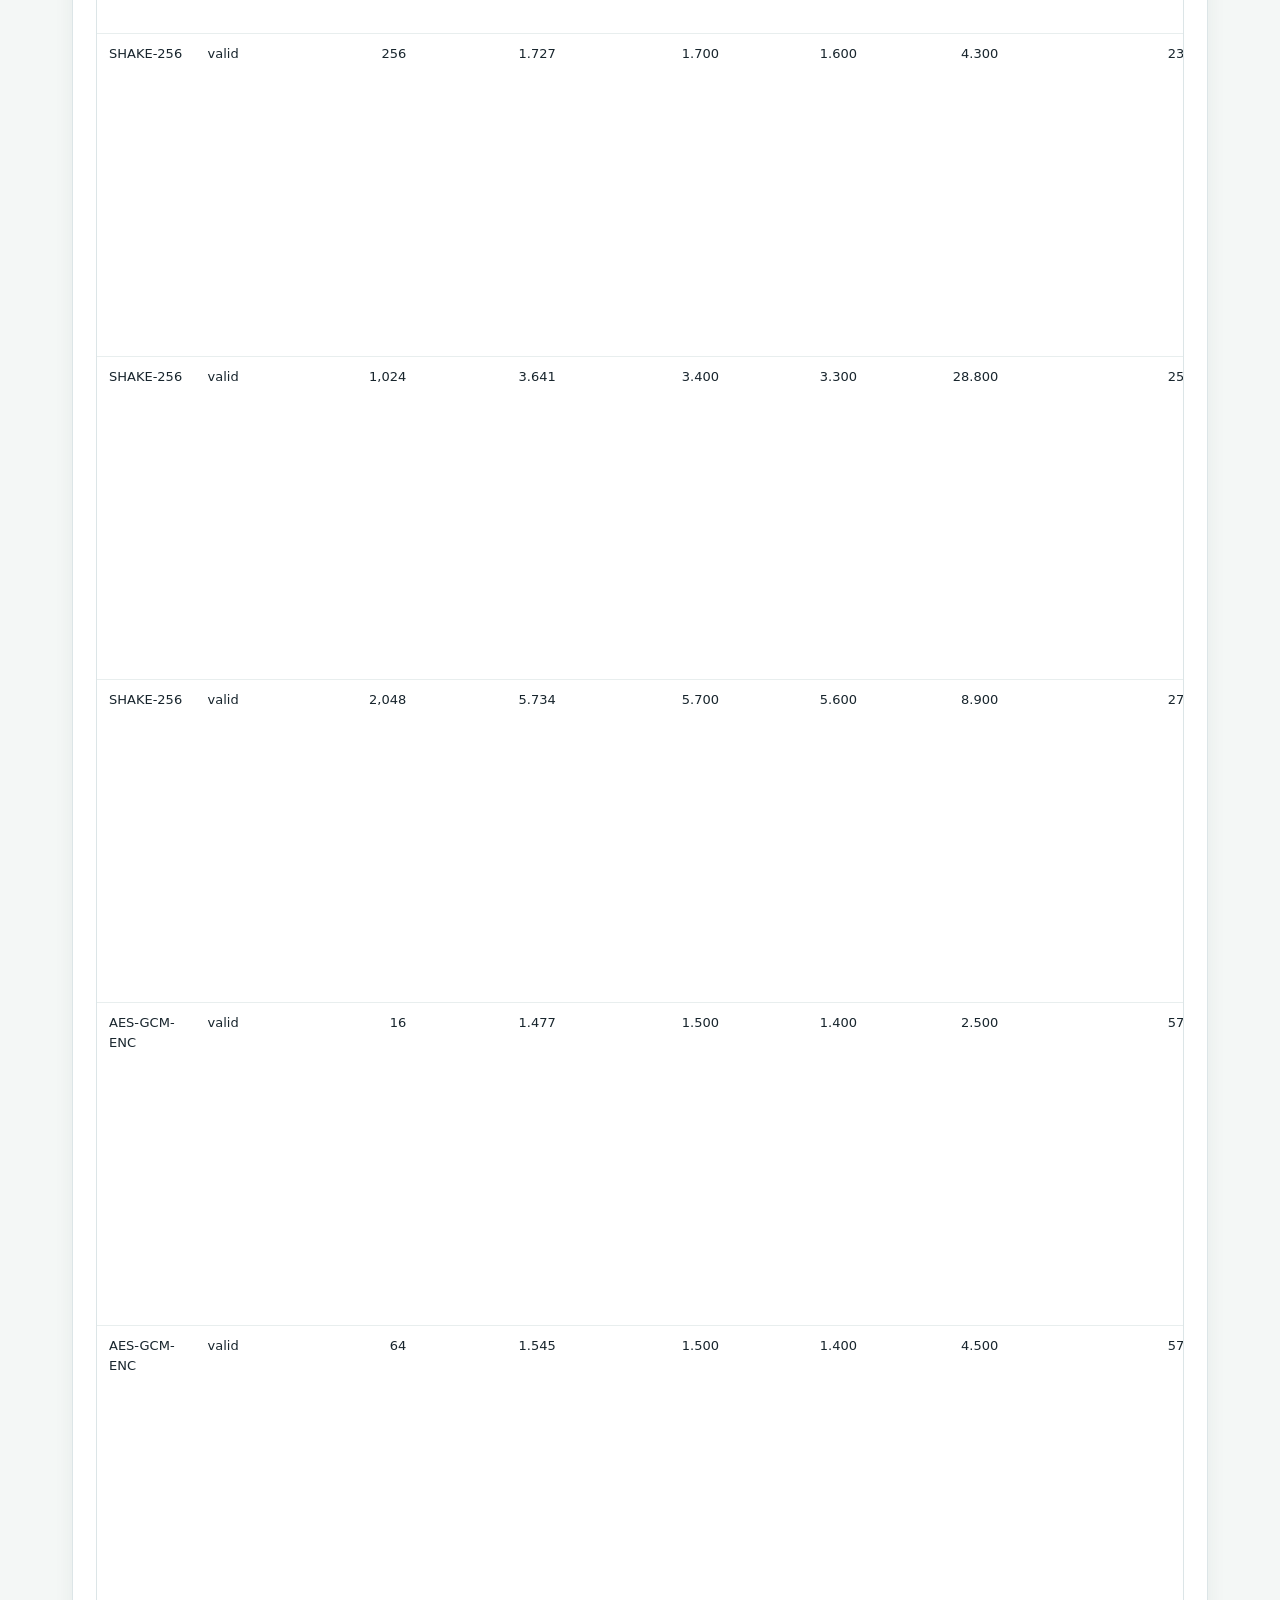
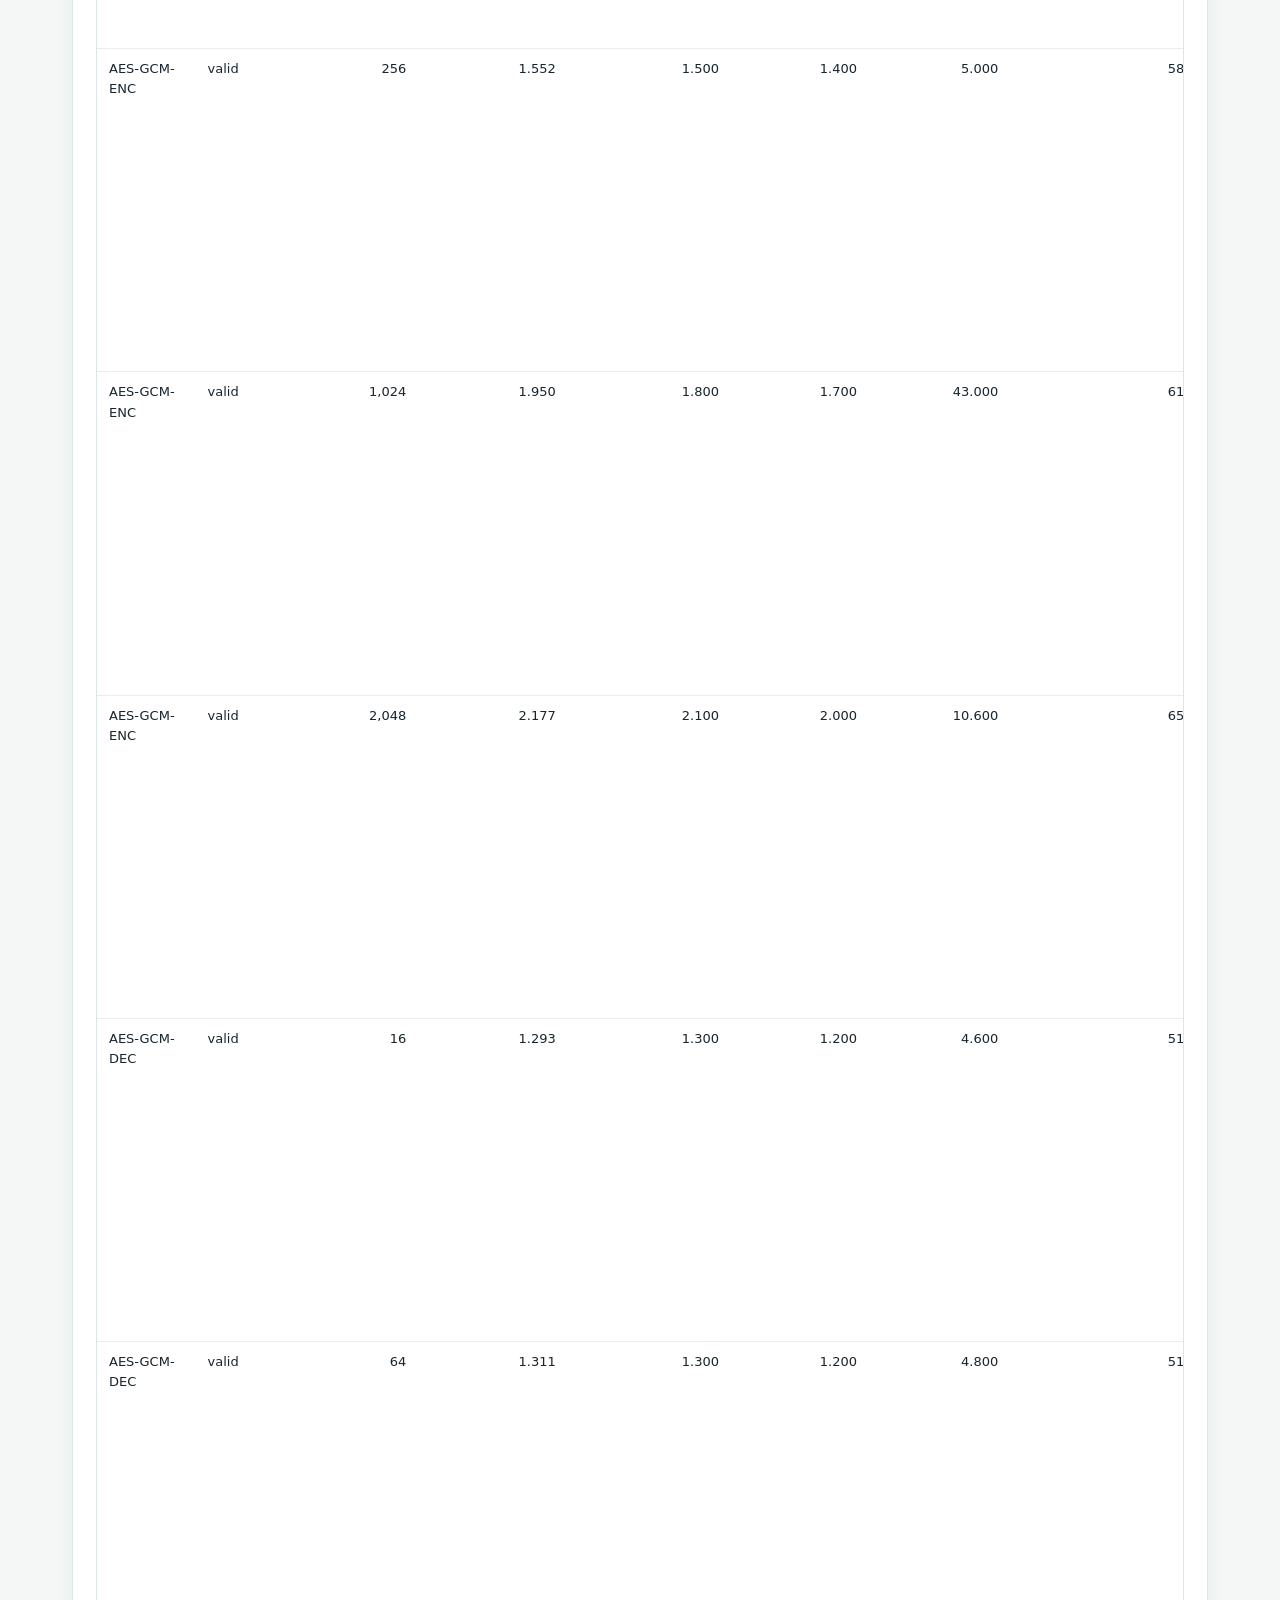
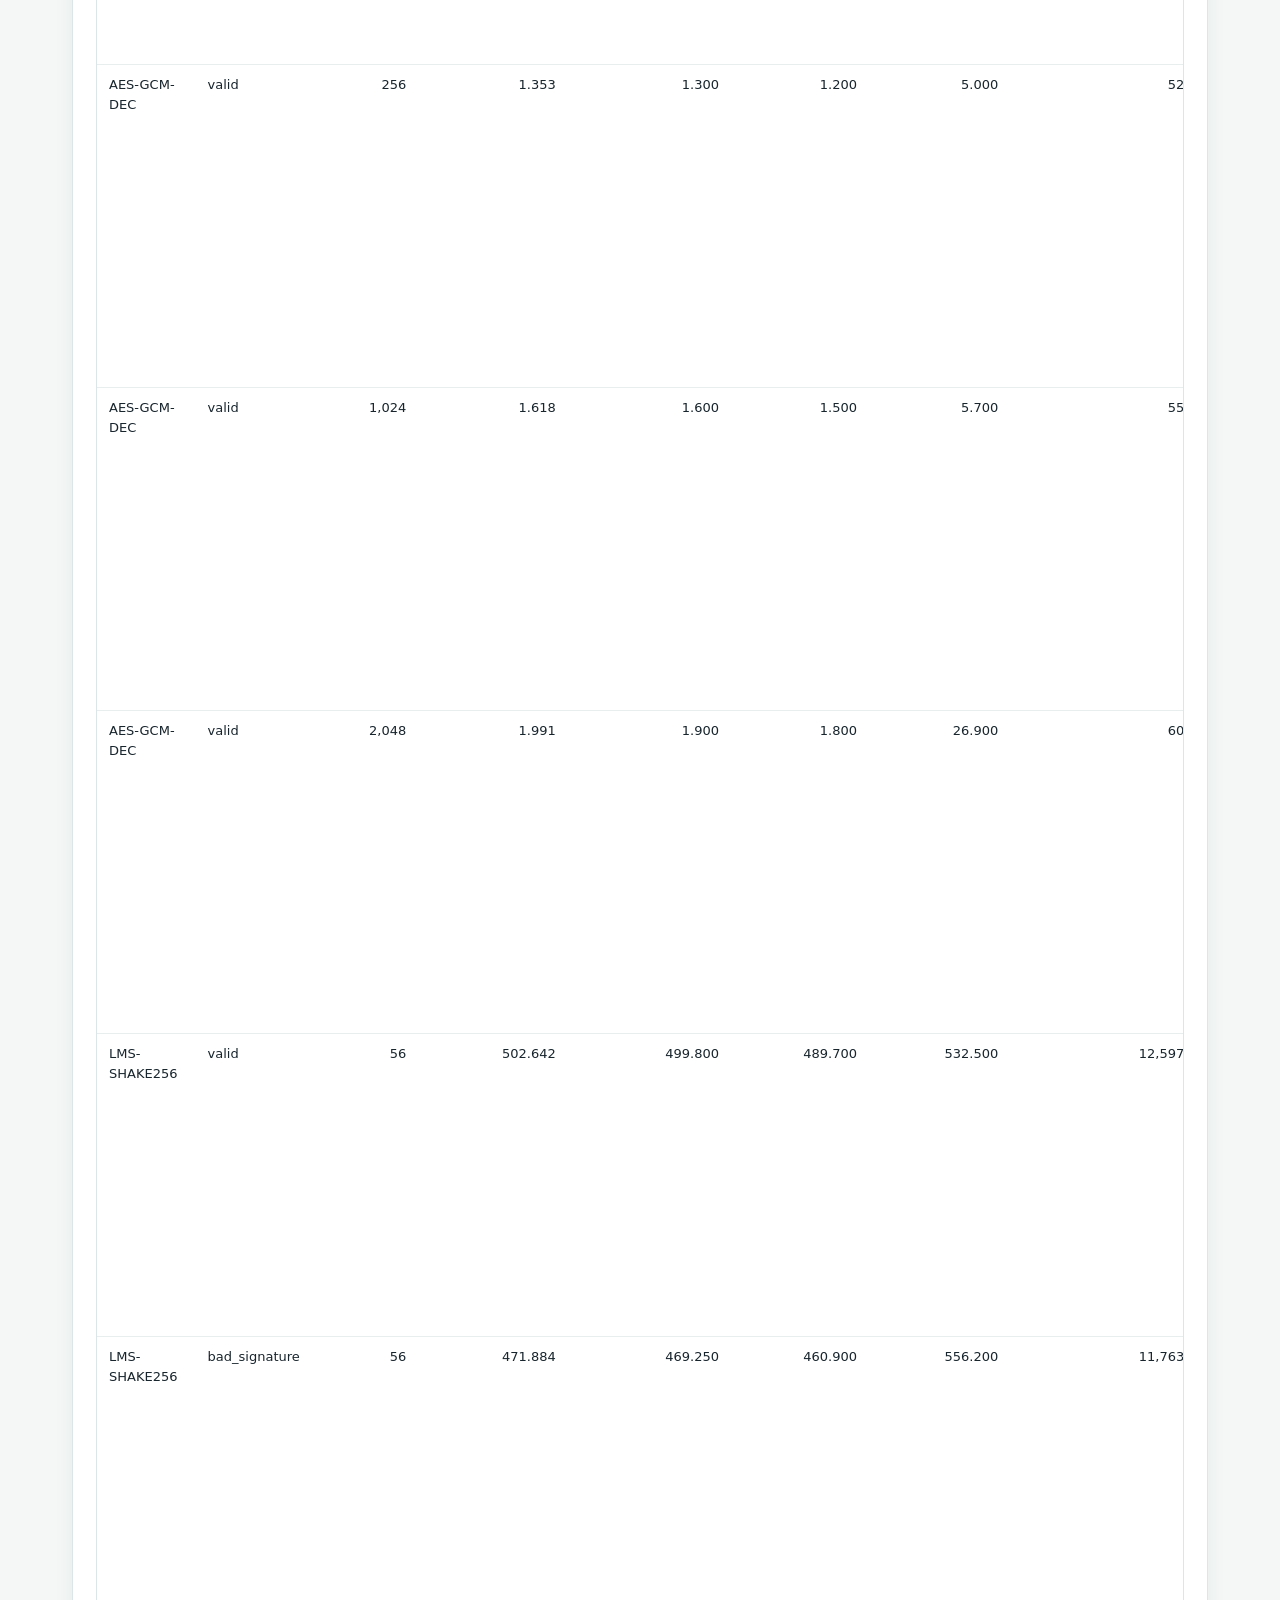
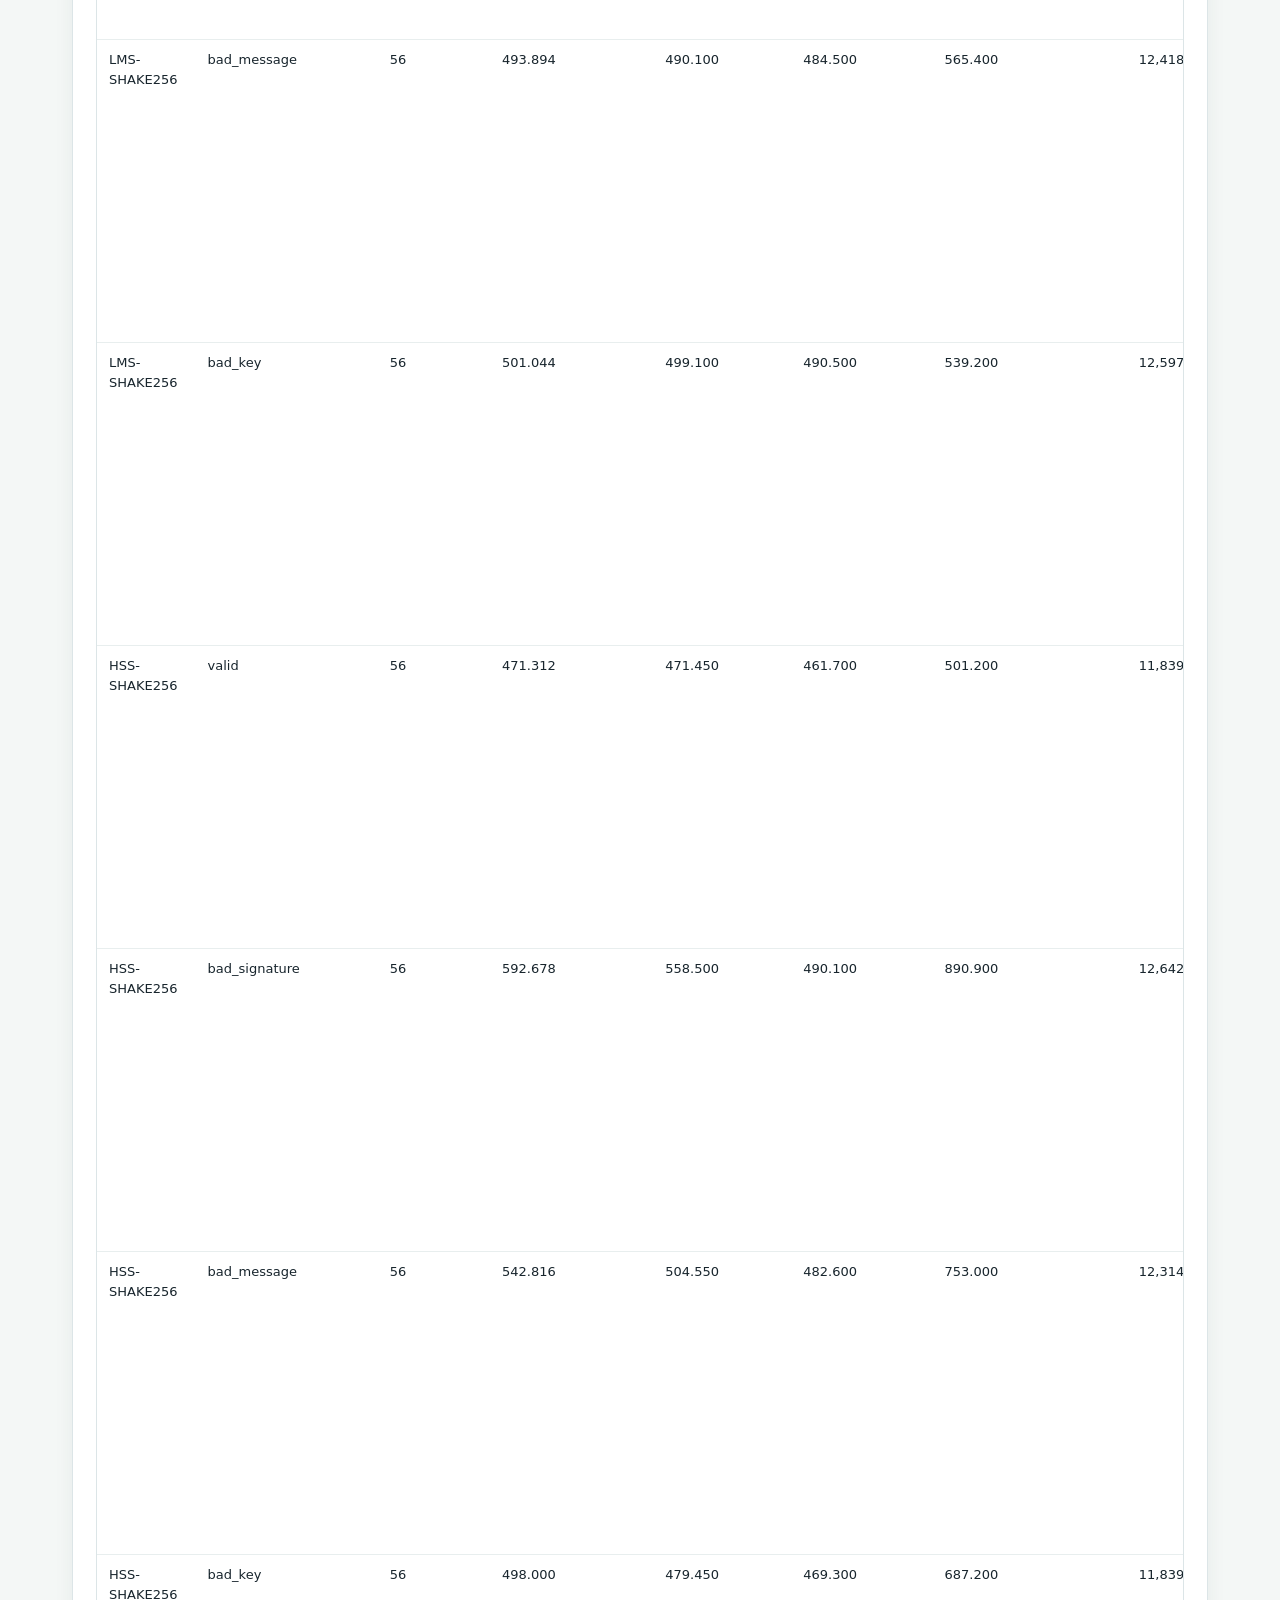
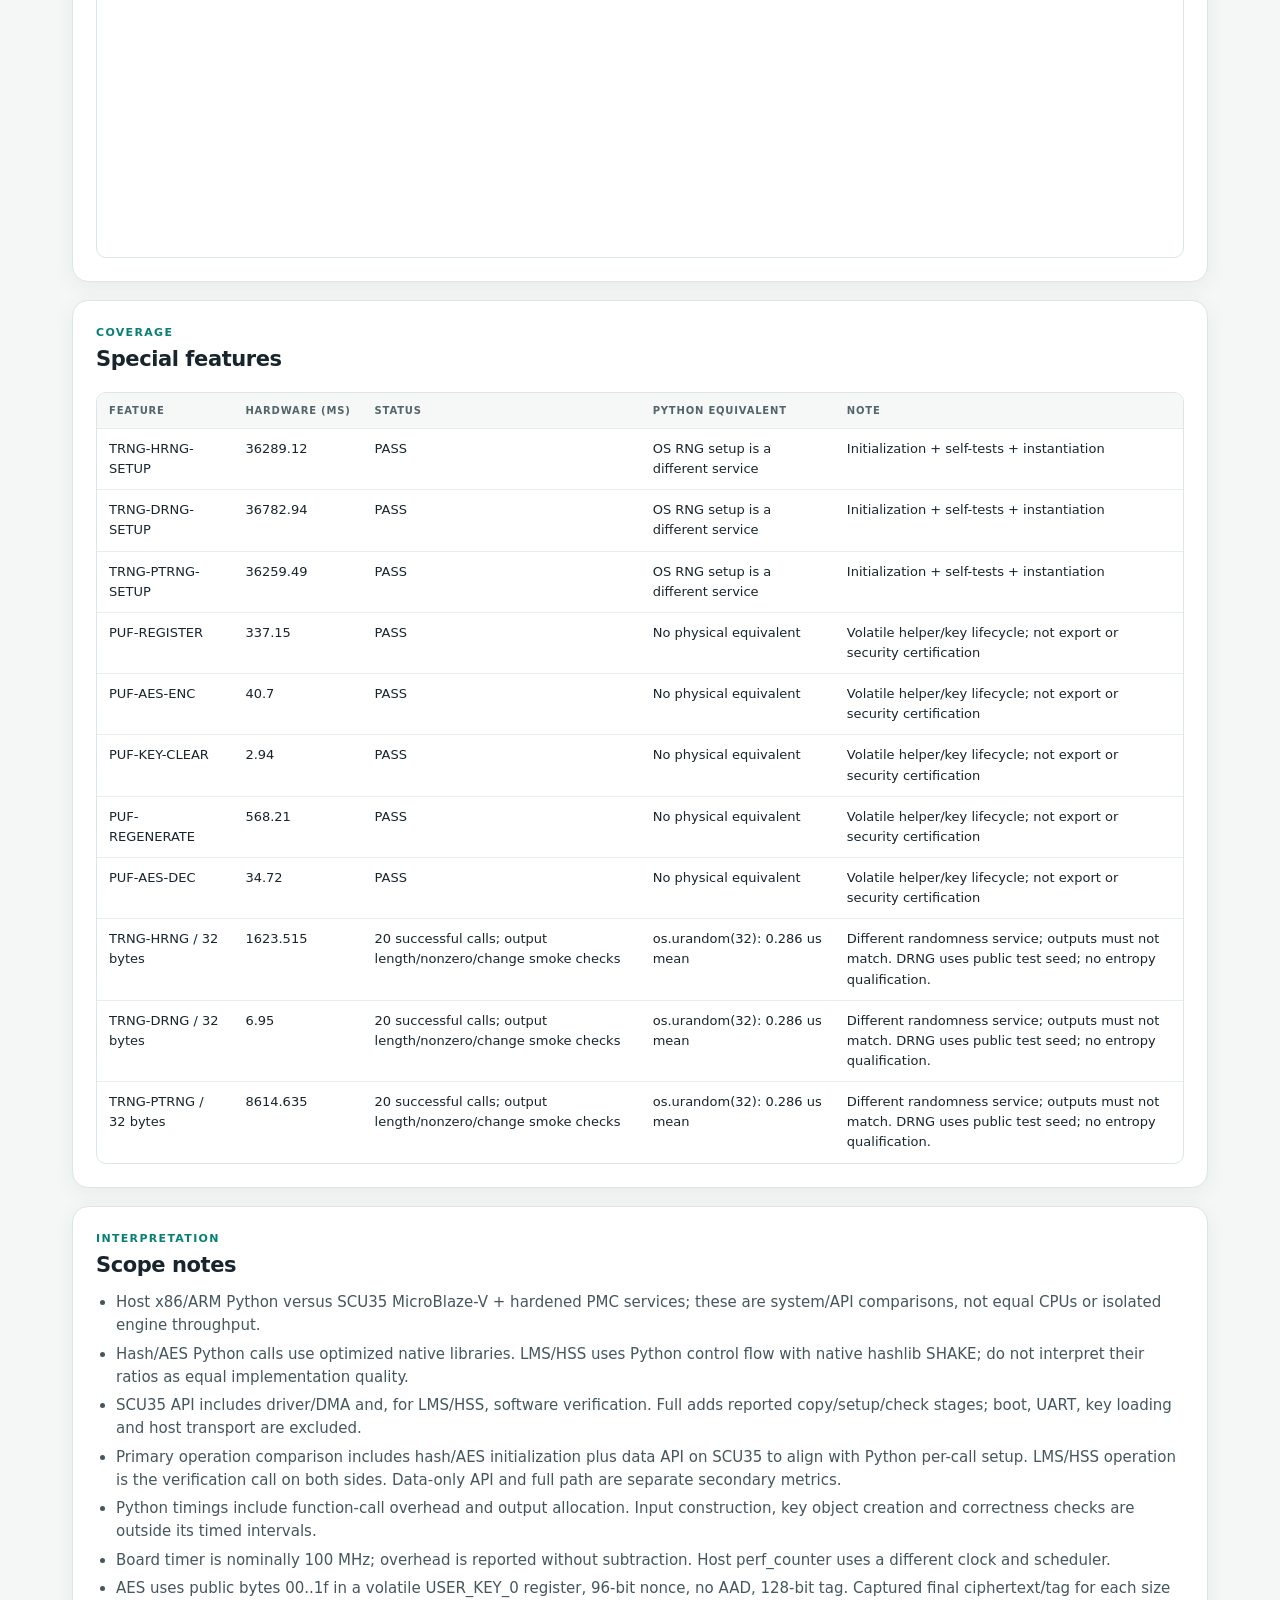
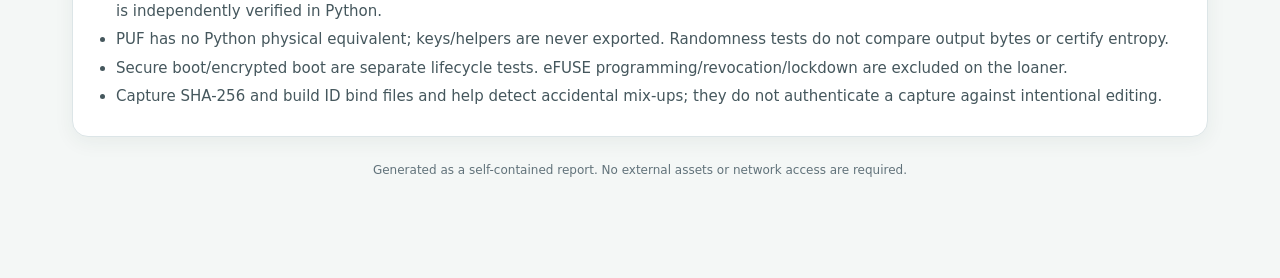
<file: scu35/evidence/timer/report.html>
<!doctype html>
<html lang="en"><head><meta charset="utf-8"><meta name="viewport" content="width=device-width,initial-scale=1">
<meta name="color-scheme" content="light"><title>SCU35 and Python · Performance comparison</title>
<style>
:root{--ink:#18252d;--muted:#61727a;--line:#dce5e7;--paper:#f4f7f6;--white:#fff;--teal:#087f75;--blue:#3974b8;--amber:#a76308;--red:#a63d37;--soft:#eaf2f0;--radius:16px}
*{box-sizing:border-box}body{margin:0;background:var(--paper);color:var(--ink);font:15px/1.55 "Segoe UI",system-ui,-apple-system,sans-serif}
header{background:#132a31;color:#f5faf8;padding:38px max(24px,calc((100% - 1180px)/2)) 32px}.topline{color:#a6c7c0;text-transform:uppercase;letter-spacing:.14em;font-size:11px;font-weight:700}h1{font-size:clamp(28px,4vw,42px);line-height:1.1;margin:12px 0 10px;letter-spacing:-.03em}header p{margin:0;color:#c5d6d2;max-width:740px}
main{max-width:1180px;margin:26px auto;padding:0 22px 52px}.panel{background:var(--white);border:1px solid var(--line);border-radius:var(--radius);padding:23px;margin:18px 0;box-shadow:0 5px 20px #183a3010}.section-head{display:flex;align-items:flex-end;justify-content:space-between;gap:18px;margin-bottom:16px}h2{font-size:21px;margin:2px 0 0;letter-spacing:-.02em}.eyebrow{font-size:11px;color:var(--teal);font-weight:800;letter-spacing:.12em;text-transform:uppercase;margin:0}.lede{color:var(--muted);margin:5px 0 0}
.meta-grid{display:grid;grid-template-columns:repeat(auto-fit,minmax(170px,1fr));gap:10px}.meta{padding:12px 14px;background:#f6f9f8;border-radius:10px;min-width:0}.meta span{display:block;color:var(--muted);font-size:11px;text-transform:uppercase;letter-spacing:.08em}.meta strong{display:block;font-size:13px;margin-top:4px;overflow-wrap:anywhere}
.controls{display:flex;align-items:center;flex-wrap:wrap;gap:10px}label{font-size:12px;color:var(--muted);font-weight:700}select,button{font:inherit;border:1px solid #cbd8d9;border-radius:9px;background:#fff;color:var(--ink);padding:9px 12px}button{cursor:pointer;font-weight:700}button.primary{background:var(--teal);color:white;border-color:var(--teal)}button:hover{filter:brightness(.96)}
.chart-list{display:grid;gap:13px}.chart-row{display:grid;grid-template-columns:minmax(145px,220px) 1fr;gap:16px;align-items:center}.chart-label strong{display:block;font-size:14px}.chart-label small{color:var(--muted)}.bars{display:grid;gap:6px}.barline{display:grid;grid-template-columns:60px 1fr minmax(82px,120px);gap:9px;align-items:center;font-size:12px}.barname{color:var(--muted)}.track{height:12px;background:#edf1f1;border-radius:99px;overflow:hidden}.bar{height:100%;min-width:2px;border-radius:99px}.bar.py{background:var(--blue)}.bar.hw{background:var(--teal)}.bar.na{background:#c9d2d3;width:4px!important}.barvalue{text-align:right;font-variant-numeric:tabular-nums;white-space:nowrap}.ratio{font-size:12px;color:var(--muted);margin:7px 0 0 69px}.legend{display:flex;gap:16px;color:var(--muted);font-size:12px;margin:0 0 14px}.dot{display:inline-block;width:9px;height:9px;border-radius:99px;margin-right:5px}.dot.py{background:var(--blue)}.dot.hw{background:var(--teal)}
.table-wrap{overflow:auto;border:1px solid var(--line);border-radius:10px}table{border-collapse:collapse;width:100%;min-width:1050px;font-size:13px}th,td{padding:10px 12px;text-align:left;border-bottom:1px solid #e8eeee;vertical-align:top}th{background:#f5f8f7;color:#53656a;font-size:10px;text-transform:uppercase;letter-spacing:.08em;white-space:nowrap;position:sticky;top:0}td.num{text-align:right;font-variant-numeric:tabular-nums;white-space:nowrap}tr:last-child td{border-bottom:0}.badge{display:inline-block;padding:3px 8px;border-radius:99px;font-weight:800;font-size:11px;white-space:nowrap}.yes{background:#e0f3e9;color:#176242}.no{background:#ffebe8;color:#963d35}.unknown{background:#edf0f0;color:#627176}.scope{max-width:240px;color:var(--muted)}.empty{padding:24px;text-align:center;color:var(--muted)}.notes{margin:10px 0 0;padding-left:20px;color:#45575d}.notes li{margin:5px 0}.callout{border-left:4px solid var(--amber);background:#fff8e9;padding:13px 16px;border-radius:0 9px 9px 0;color:#5f4a29}footer{color:var(--muted);text-align:center;font-size:12px;padding:6px 0 20px}
@media(max-width:680px){main{padding:0 12px 32px}.panel{padding:16px}.chart-row{grid-template-columns:1fr;gap:4px}.ratio{margin-left:0}.barline{grid-template-columns:52px 1fr 82px}header{padding:28px 18px}}
@media print{body{background:white;font-size:11px}header{background:white;color:#111;padding:15px 0;border-bottom:2px solid #333}header p,.topline{color:#444}main{max-width:none;padding:0}.panel{box-shadow:none;break-inside:avoid;padding:12px;margin:10px 0}.controls,button{display:none!important}.table-wrap{overflow:visible}table{min-width:0;font-size:9px}th,td{padding:5px}th{position:static}.chart-row{grid-template-columns:150px 1fr}footer{display:none}}
</style></head><body>
<header><div class="topline">Benchmark report</div><h1>SCU35 and Python</h1><p>Performance and correctness comparison across the measured cases. Timing values are in microseconds; each result is tied to its recorded scope and host environment.</p></header>
<main>
<section class="panel"><div class="section-head"><div><p class="eyebrow">Run context</p><h2>Environment and capture</h2></div><button id="download" class="primary" type="button">Download source JSON</button></div>
<div class="meta-grid"><div class="meta"><span>Measured</span><strong>2026-10-25T17:39:13.767790+00:00</strong></div><div class="meta"><span>Python</span><strong>3.11.9</strong></div><div class="meta"><span>Processor</span><strong>AMD Ryzen 7 3700X 8-Core Processor</strong></div><div class="meta"><span>Platform</span><strong>Windows-10-10.0.19045-SP0</strong></div><div class="meta"><span>Backend</span><strong>hashlib / OpenSSL 3.0.13 30 Jan 2024; cryptography 50.0.2 / OpenSSL 4.0.3 29 Sep 2026</strong></div><div class="meta"><span>Clock</span><strong>100 ns resolution</strong></div><div class="meta"><span>Capture source</span><strong>C:\aiup\sec35\timer\runs\20261025T173733720\uart.txt</strong></div><div class="meta"><span>Capture status</span><strong>VALIDATED</strong></div><div class="meta"><span>Build</span><strong>7d1bf77bc454dd1f</strong></div><div class="meta"><span>Capture SHA-256</span><strong>3f1a9e360713266fa6cfbe8618580316320902ac9c1ae0887df78e2a209c8389</strong></div></div><p class="eyebrow" style="margin-top:18px">Timing boundaries</p><div class="callout">The primary SCU35 operation interval includes the soft CPU and driver/DMA path; it is not isolated engine time. For hash and AES, SCU35 operation includes initialization plus the crypto data API, matching Python hash object creation or per-call AES nonce setup inside the Python call. For LMS/HSS, SCU35 operation is verification API time; initialization is outside both sides. SHA3, SHAKE, and AES Python results use C-backed libraries. LMS/HSS Python results use pure-Python SHAKE reference CPU loops. Interpret each row using its scope.</div></section>
<section class="panel"><div class="section-head"><div><p class="eyebrow">Visual comparison</p><h2>Latency by case</h2><p class="lede">Logarithmic bar lengths make fast and slow cases visible together. Labels show the exact mean latency.</p></div></div>
<div class="legend"><span><i class="dot py"></i>Python mean</span><span><i class="dot hw"></i>SCU35 operation mean</span></div>
<div class="controls" style="margin-bottom:18px"><label for="algFilter">Algorithm</label><select id="algFilter"><option value="">All algorithms</option></select><label for="caseFilter">Case</label><select id="caseFilter"><option value="">All cases</option></select></div>
<div id="charts" class="chart-list"></div></section>
<section class="panel"><div class="section-head"><div><p class="eyebrow">Measured values</p><h2>Exact timing table</h2><p class="lede">Means, medians, ranges, full-call means, ratio basis, and correctness for each comparison row.</p></div></div>
<div class="table-wrap"><table><thead><tr><th>Algorithm</th><th>Case</th><th>Size (bytes)</th><th>Python mean (µs)</th><th>Python median (µs)</th><th>Python min (µs)</th><th>Python max (µs)</th><th>SCU35 operation mean (µs)</th><th>SCU35 API mean (µs)</th><th>SCU35 full mean (µs)</th><th>SCU35 API min (µs)</th><th>SCU35 API max (µs)</th><th>Operation / Python mean</th><th>Results</th><th>Scope</th></tr></thead><tbody id="rows"></tbody></table></div><div id="noRows" class="empty" hidden>No comparison rows match these filters.</div></section>
<section class="panel"><div class="section-head"><div><p class="eyebrow">Coverage</p><h2>Special features</h2></div></div>
          <div class="table-wrap"><table><thead><tr><th>Feature</th><th>Hardware (µs)</th><th>Status</th><th>Python equivalent</th><th>Note</th></tr></thead><tbody><tr><td>TRNG-HRNG-SETUP</td><td>36289.12</td><td>PASS</td><td>OS RNG setup is a different service</td><td>Initialization + self-tests + instantiation</td></tr><tr><td>TRNG-DRNG-SETUP</td><td>36782.94</td><td>PASS</td><td>OS RNG setup is a different service</td><td>Initialization + self-tests + instantiation</td></tr><tr><td>TRNG-PTRNG-SETUP</td><td>36259.49</td><td>PASS</td><td>OS RNG setup is a different service</td><td>Initialization + self-tests + instantiation</td></tr><tr><td>PUF-REGISTER</td><td>337.15</td><td>PASS</td><td>No physical equivalent</td><td>Volatile helper/key lifecycle; not export or security certification</td></tr><tr><td>PUF-AES-ENC</td><td>40.7</td><td>PASS</td><td>No physical equivalent</td><td>Volatile helper/key lifecycle; not export or security certification</td></tr><tr><td>PUF-KEY-CLEAR</td><td>2.94</td><td>PASS</td><td>No physical equivalent</td><td>Volatile helper/key lifecycle; not export or security certification</td></tr><tr><td>PUF-REGENERATE</td><td>568.21</td><td>PASS</td><td>No physical equivalent</td><td>Volatile helper/key lifecycle; not export or security certification</td></tr><tr><td>PUF-AES-DEC</td><td>34.72</td><td>PASS</td><td>No physical equivalent</td><td>Volatile helper/key lifecycle; not export or security certification</td></tr><tr><td>TRNG-HRNG / 32 bytes</td><td>1623.515</td><td>20 successful calls; output length/nonzero/change smoke checks</td><td>os.urandom(32): 0.286 us mean</td><td>Different randomness service; outputs must not match. DRNG uses public test seed; no entropy qualification.</td></tr><tr><td>TRNG-DRNG / 32 bytes</td><td>6.95</td><td>20 successful calls; output length/nonzero/change smoke checks</td><td>os.urandom(32): 0.286 us mean</td><td>Different randomness service; outputs must not match. DRNG uses public test seed; no entropy qualification.</td></tr><tr><td>TRNG-PTRNG / 32 bytes</td><td>8614.635</td><td>20 successful calls; output length/nonzero/change smoke checks</td><td>os.urandom(32): 0.286 us mean</td><td>Different randomness service; outputs must not match. DRNG uses public test seed; no entropy qualification.</td></tr></tbody></table></div></section>
<section class="panel"><p class="eyebrow">Interpretation</p><h2>Scope notes</h2><ul class="notes"><li>Host x86/ARM Python versus SCU35 MicroBlaze-V + hardened PMC services; these are system/API comparisons, not equal CPUs or isolated engine throughput.</li><li>Hash/AES Python calls use optimized native libraries. LMS/HSS uses Python control flow with native hashlib SHAKE; do not interpret their ratios as equal implementation quality.</li><li>SCU35 API includes driver/DMA and, for LMS/HSS, software verification. Full adds reported copy/setup/check stages; boot, UART, key loading and host transport are excluded.</li><li>Primary operation comparison includes hash/AES initialization plus data API on SCU35 to align with Python per-call setup. LMS/HSS operation is the verification call on both sides. Data-only API and full path are separate secondary metrics.</li><li>Python timings include function-call overhead and output allocation. Input construction, key object creation and correctness checks are outside its timed intervals.</li><li>Board timer is nominally 100 MHz; overhead is reported without subtraction. Host perf_counter uses a different clock and scheduler.</li><li>AES uses public bytes 00..1f in a volatile USER_KEY_0 register, 96-bit nonce, no AAD, 128-bit tag. Captured final ciphertext/tag for each size is independently verified in Python.</li><li>PUF has no Python physical equivalent; keys/helpers are never exported. Randomness tests do not compare output bytes or certify entropy.</li><li>Secure boot/encrypted boot are separate lifecycle tests. eFUSE programming/revocation/lockdown are excluded on the loaner.</li><li>Capture SHA-256 and build ID bind files and help detect accidental mix-ups; they do not authenticate a capture against intentional editing.</li></ul></section>
<footer>Generated as a self-contained report. No external assets or network access are required.</footer></main>
<script id="report-data" type="application/json">{"metadata":{"python_version":"3.11.9","python_build":"3.11.9 (tags/v3.11.9:de54cf5, Apr  2 2024, 10:12:12) [MSC v.1938 64 bit (AMD64)]","python_executable":"C:\\aiup\\cmpenv\\Scripts\\python.exe","platform":"Windows-10-10.0.19045-SP0","processor":"AMD Ryzen 7 3700X 8-Core Processor","backend":"hashlib / OpenSSL 3.0.13 30 Jan 2024; cryptography 50.0.2 / OpenSSL 4.0.3 29 Sep 2026","clock":{"implementation":"QueryPerformanceCounter()","monotonic":true,"adjustable":false,"resolution":1e-07},"measured_utc":"2026-10-25T17:39:13.767790+00:00"},"hardware":{"source":"C:\\aiup\\sec35\\timer\\runs\\20261025T173733720\\uart.txt","capture_sha256":"3f1a9e360713266fa6cfbe8618580316320902ac9c1ae0887df78e2a209c8389","status":"VALIDATED","build_id":"7d1bf77bc454dd1f","capture_file_modified_utc":"2026-10-25T17:38:36.337447+00:00","timer_read_cycles":34},"comparisons":[{"algorithm":"SHA3-256","case":"valid","size_bytes":16,"python_mean_us":1.5927,"python_median_us":1.6,"python_min_us":1.5,"python_max_us":8.0,"python_samples":1000,"results_match":true,"scope":"Python C-backed library call; input preparation and object/key setup excluded","repeats":20,"copy_cycles":7080,"setup_cycles":4180,"api_cycles":43261,"check_cycles":0,"scu35_api_mean_us":21.6305,"scu35_full_mean_us":27.2605,"scu35_operation_mean_us":23.7205,"scu35_min_us":21.57,"scu35_max_us":21.64,"status":0},{"algorithm":"SHA3-256","case":"valid","size_bytes":64,"python_mean_us":1.4169,"python_median_us":1.4,"python_min_us":1.3,"python_max_us":5.1,"python_samples":1000,"results_match":true,"scope":"Python C-backed library call; input preparation and object/key setup excluded","repeats":20,"copy_cycles":26280,"setup_cycles":4180,"api_cycles":43267,"check_cycles":0,"scu35_api_mean_us":21.633499999999998,"scu35_full_mean_us":36.8635,"scu35_operation_mean_us":23.723499999999998,"scu35_min_us":21.63,"scu35_max_us":21.64,"status":0},{"algorithm":"SHA3-256","case":"valid","size_bytes":256,"python_mean_us":1.7093,"python_median_us":1.7,"python_min_us":1.6,"python_max_us":4.2,"python_samples":1000,"results_match":true,"scope":"Python C-backed library call; input preparation and object/key setup excluded","repeats":20,"copy_cycles":103080,"setup_cycles":4180,"api_cycles":43692,"check_cycles":0,"scu35_api_mean_us":21.846,"scu35_full_mean_us":75.476,"scu35_operation_mean_us":23.936,"scu35_min_us":21.84,"scu35_max_us":21.85,"status":0},{"algorithm":"SHA3-256","case":"valid","size_bytes":1024,"python_mean_us":3.4365,"python_median_us":3.4,"python_min_us":3.3,"python_max_us":28.8,"python_samples":1000,"results_match":true,"scope":"Python C-backed library call; input preparation and object/key setup excluded","repeats":20,"copy_cycles":410280,"setup_cycles":4180,"api_cycles":46850,"check_cycles":0,"scu35_api_mean_us":23.425,"scu35_full_mean_us":230.655,"scu35_operation_mean_us":25.515,"scu35_min_us":23.42,"scu35_max_us":23.43,"status":0},{"algorithm":"SHA3-256","case":"valid","size_bytes":2048,"python_mean_us":6.1105,"python_median_us":5.7,"python_min_us":5.6,"python_max_us":23.4,"python_samples":1000,"results_match":true,"scope":"Python C-backed library call; input preparation and object/key setup excluded","repeats":20,"copy_cycles":819880,"setup_cycles":4180,"api_cycles":51054,"check_cycles":0,"scu35_api_mean_us":25.526999999999997,"scu35_full_mean_us":437.55699999999996,"scu35_operation_mean_us":27.616999999999997,"scu35_min_us":25.51,"scu35_max_us":25.54,"status":0},{"algorithm":"SHAKE-256","case":"valid","size_bytes":16,"python_mean_us":1.443,"python_median_us":1.4,"python_min_us":1.3,"python_max_us":4.5,"python_samples":1000,"results_match":true,"scope":"Python C-backed library call; input preparation and object/key setup excluded","repeats":20,"copy_cycles":7080,"setup_cycles":4180,"api_cycles":43312,"check_cycles":0,"scu35_api_mean_us":21.656,"scu35_full_mean_us":27.285999999999998,"scu35_operation_mean_us":23.746,"scu35_min_us":21.65,"scu35_max_us":21.66,"status":0},{"algorithm":"SHAKE-256","case":"valid","size_bytes":64,"python_mean_us":1.4254,"python_median_us":1.4,"python_min_us":1.3,"python_max_us":3.7,"python_samples":1000,"results_match":true,"scope":"Python C-backed library call; input preparation and object/key setup excluded","repeats":20,"copy_cycles":26280,"setup_cycles":4180,"api_cycles":43313,"check_cycles":0,"scu35_api_mean_us":21.6565,"scu35_full_mean_us":36.8865,"scu35_operation_mean_us":23.7465,"scu35_min_us":21.65,"scu35_max_us":21.66,"status":0},{"algorithm":"SHAKE-256","case":"valid","size_bytes":256,"python_mean_us":1.7267000000000001,"python_median_us":1.7,"python_min_us":1.6,"python_max_us":4.3,"python_samples":1000,"results_match":true,"scope":"Python C-backed library call; input preparation and object/key setup excluded","repeats":20,"copy_cycles":103080,"setup_cycles":4180,"api_cycles":43729,"check_cycles":0,"scu35_api_mean_us":21.8645,"scu35_full_mean_us":75.4945,"scu35_operation_mean_us":23.9545,"scu35_min_us":21.86,"scu35_max_us":21.87,"status":0},{"algorithm":"SHAKE-256","case":"valid","size_bytes":1024,"python_mean_us":3.641,"python_median_us":3.4,"python_min_us":3.3,"python_max_us":28.8,"python_samples":1000,"results_match":true,"scope":"Python C-backed library call; input preparation and object/key setup excluded","repeats":20,"copy_cycles":410280,"setup_cycles":4180,"api_cycles":46885,"check_cycles":0,"scu35_api_mean_us":23.4425,"scu35_full_mean_us":230.6725,"scu35_operation_mean_us":25.5325,"scu35_min_us":23.44,"scu35_max_us":23.45,"status":0},{"algorithm":"SHAKE-256","case":"valid","size_bytes":2048,"python_mean_us":5.7338000000000005,"python_median_us":5.7,"python_min_us":5.6,"python_max_us":8.9,"python_samples":1000,"results_match":true,"scope":"Python C-backed library call; input preparation and object/key setup excluded","repeats":20,"copy_cycles":819880,"setup_cycles":4180,"api_cycles":51098,"check_cycles":0,"scu35_api_mean_us":25.549,"scu35_full_mean_us":437.579,"scu35_operation_mean_us":27.639,"scu35_min_us":25.54,"scu35_max_us":25.56,"status":0},{"algorithm":"AES-GCM-ENC","case":"valid","size_bytes":16,"python_mean_us":1.4768,"python_median_us":1.5,"python_min_us":1.4,"python_max_us":2.5,"python_samples":1000,"results_match":true,"scope":"Python C-backed library call; input preparation and object/key setup excluded","repeats":20,"copy_cycles":9180,"setup_cycles":34368,"api_cycles":81300,"check_cycles":0,"scu35_api_mean_us":40.65,"scu35_full_mean_us":62.424,"scu35_operation_mean_us":57.833999999999996,"scu35_min_us":40.65,"scu35_max_us":40.65,"status":0},{"algorithm":"AES-GCM-ENC","case":"valid","size_bytes":64,"python_mean_us":1.5452000000000001,"python_median_us":1.5,"python_min_us":1.4,"python_max_us":4.5,"python_samples":1000,"results_match":true,"scope":"Python C-backed library call; input preparation and object/key setup excluded","repeats":20,"copy_cycles":34140,"setup_cycles":34369,"api_cycles":81300,"check_cycles":0,"scu35_api_mean_us":40.65,"scu35_full_mean_us":74.9045,"scu35_operation_mean_us":57.8345,"scu35_min_us":40.65,"scu35_max_us":40.65,"status":0},{"algorithm":"AES-GCM-ENC","case":"valid","size_bytes":256,"python_mean_us":1.5524,"python_median_us":1.5,"python_min_us":1.4,"python_max_us":5.0,"python_samples":1000,"results_match":true,"scope":"Python C-backed library call; input preparation and object/key setup excluded","repeats":20,"copy_cycles":133980,"setup_cycles":34371,"api_cycles":82730,"check_cycles":0,"scu35_api_mean_us":41.365,"scu35_full_mean_us":125.5405,"scu35_operation_mean_us":58.5505,"scu35_min_us":41.36,"scu35_max_us":41.37,"status":0},{"algorithm":"AES-GCM-ENC","case":"valid","size_bytes":1024,"python_mean_us":1.9497,"python_median_us":1.8,"python_min_us":1.7,"python_max_us":43.0,"python_samples":1000,"results_match":true,"scope":"Python C-backed library call; input preparation and object/key setup excluded","repeats":20,"copy_cycles":533340,"setup_cycles":34369,"api_cycles":89040,"check_cycles":0,"scu35_api_mean_us":44.52,"scu35_full_mean_us":328.37449999999995,"scu35_operation_mean_us":61.704499999999996,"scu35_min_us":44.51,"scu35_max_us":44.53,"status":0},{"algorithm":"AES-GCM-ENC","case":"valid","size_bytes":2048,"python_mean_us":2.1772,"python_median_us":2.1,"python_min_us":2.0,"python_max_us":10.6,"python_samples":1000,"results_match":true,"scope":"Python C-backed library call; input preparation and object/key setup excluded","repeats":20,"copy_cycles":1065820,"setup_cycles":34371,"api_cycles":97463,"check_cycles":0,"scu35_api_mean_us":48.7315,"scu35_full_mean_us":598.827,"scu35_operation_mean_us":65.917,"scu35_min_us":48.71,"scu35_max_us":48.74,"status":0},{"algorithm":"AES-GCM-DEC","case":"valid","size_bytes":16,"python_mean_us":1.2933,"python_median_us":1.3,"python_min_us":1.2,"python_max_us":4.6,"python_samples":1000,"results_match":true,"scope":"Python C-backed library call; input preparation and object/key setup excluded","repeats":20,"copy_cycles":0,"setup_cycles":34388,"api_cycles":69500,"check_cycles":9780,"scu35_api_mean_us":34.75,"scu35_full_mean_us":56.833999999999996,"scu35_operation_mean_us":51.943999999999996,"scu35_min_us":34.75,"scu35_max_us":34.75,"status":0},{"algorithm":"AES-GCM-DEC","case":"valid","size_bytes":64,"python_mean_us":1.3107,"python_median_us":1.3,"python_min_us":1.2,"python_max_us":4.8,"python_samples":1000,"results_match":true,"scope":"Python C-backed library call; input preparation and object/key setup excluded","repeats":20,"copy_cycles":0,"setup_cycles":34387,"api_cycles":69500,"check_cycles":36660,"scu35_api_mean_us":34.75,"scu35_full_mean_us":70.2735,"scu35_operation_mean_us":51.9435,"scu35_min_us":34.75,"scu35_max_us":34.75,"status":0},{"algorithm":"AES-GCM-DEC","case":"valid","size_bytes":256,"python_mean_us":1.353,"python_median_us":1.3,"python_min_us":1.2,"python_max_us":5.0,"python_samples":1000,"results_match":true,"scope":"Python C-backed library call; input preparation and object/key setup excluded","repeats":20,"copy_cycles":0,"setup_cycles":34393,"api_cycles":70932,"check_cycles":144180,"scu35_api_mean_us":35.466,"scu35_full_mean_us":124.7525,"scu35_operation_mean_us":52.6625,"scu35_min_us":35.46,"scu35_max_us":35.47,"status":0},{"algorithm":"AES-GCM-DEC","case":"valid","size_bytes":1024,"python_mean_us":1.618,"python_median_us":1.6,"python_min_us":1.5,"python_max_us":5.7,"python_samples":1000,"results_match":true,"scope":"Python C-backed library call; input preparation and object/key setup excluded","repeats":20,"copy_cycles":0,"setup_cycles":34391,"api_cycles":77244,"check_cycles":574260,"scu35_api_mean_us":38.622,"scu35_full_mean_us":342.9475,"scu35_operation_mean_us":55.8175,"scu35_min_us":38.62,"scu35_max_us":38.63,"status":0},{"algorithm":"AES-GCM-DEC","case":"valid","size_bytes":2048,"python_mean_us":1.9908,"python_median_us":1.9,"python_min_us":1.8,"python_max_us":26.9,"python_samples":1000,"results_match":true,"scope":"Python C-backed library call; input preparation and object/key setup excluded","repeats":20,"copy_cycles":0,"setup_cycles":34395,"api_cycles":85658,"check_cycles":1147700,"scu35_api_mean_us":42.82899999999999,"scu35_full_mean_us":633.8765,"scu35_operation_mean_us":60.0265,"scu35_min_us":42.82,"scu35_max_us":42.84,"status":0},{"algorithm":"LMS-SHAKE256","case":"valid","size_bytes":56,"python_mean_us":502.642,"python_median_us":499.8,"python_min_us":489.7,"python_max_us":532.5,"python_samples":50,"results_match":true,"scope":"Pure Python LMS/HSS control flow with hashlib SHAKE256 calls; fixed public vector","repeats":10,"copy_cycles":0,"setup_cycles":4570,"api_cycles":12597947,"check_cycles":0,"scu35_api_mean_us":12597.947,"scu35_full_mean_us":12602.517,"scu35_operation_mean_us":12597.947,"scu35_min_us":12597.79,"scu35_max_us":12598.1,"status":0},{"algorithm":"LMS-SHAKE256","case":"bad_signature","size_bytes":56,"python_mean_us":471.884,"python_median_us":469.25,"python_min_us":460.9,"python_max_us":556.2,"python_samples":50,"results_match":true,"scope":"Pure Python LMS/HSS control flow with hashlib SHAKE256 calls; fixed public vector","repeats":10,"copy_cycles":0,"setup_cycles":4570,"api_cycles":11763269,"check_cycles":0,"scu35_api_mean_us":11763.268999999998,"scu35_full_mean_us":11767.839,"scu35_operation_mean_us":11763.268999999998,"scu35_min_us":11763.19,"scu35_max_us":11763.36,"status":171},{"algorithm":"LMS-SHAKE256","case":"bad_message","size_bytes":56,"python_mean_us":493.894,"python_median_us":490.1,"python_min_us":484.5,"python_max_us":565.4,"python_samples":50,"results_match":true,"scope":"Pure Python LMS/HSS control flow with hashlib SHAKE256 calls; fixed public vector","repeats":10,"copy_cycles":0,"setup_cycles":4570,"api_cycles":12418531,"check_cycles":0,"scu35_api_mean_us":12418.531,"scu35_full_mean_us":12423.101,"scu35_operation_mean_us":12418.531,"scu35_min_us":12418.41,"scu35_max_us":12418.59,"status":171},{"algorithm":"LMS-SHAKE256","case":"bad_key","size_bytes":56,"python_mean_us":501.044,"python_median_us":499.1,"python_min_us":490.5,"python_max_us":539.2,"python_samples":50,"results_match":true,"scope":"Pure Python LMS/HSS control flow with hashlib SHAKE256 calls; fixed public vector","repeats":10,"copy_cycles":0,"setup_cycles":4570,"api_cycles":12597853,"check_cycles":0,"scu35_api_mean_us":12597.853000000001,"scu35_full_mean_us":12602.423,"scu35_operation_mean_us":12597.853000000001,"scu35_min_us":12597.72,"scu35_max_us":12598.01,"status":171},{"algorithm":"HSS-SHAKE256","case":"valid","size_bytes":56,"python_mean_us":471.312,"python_median_us":471.45,"python_min_us":461.7,"python_max_us":501.2,"python_samples":50,"results_match":true,"scope":"Pure Python LMS/HSS control flow with hashlib SHAKE256 calls; fixed public vector","repeats":10,"copy_cycles":0,"setup_cycles":4570,"api_cycles":11839031,"check_cycles":0,"scu35_api_mean_us":11839.031,"scu35_full_mean_us":11843.601,"scu35_operation_mean_us":11839.031,"scu35_min_us":11838.89,"scu35_max_us":11839.15,"status":0},{"algorithm":"HSS-SHAKE256","case":"bad_signature","size_bytes":56,"python_mean_us":592.678,"python_median_us":558.5,"python_min_us":490.1,"python_max_us":890.9,"python_samples":50,"results_match":true,"scope":"Pure Python LMS/HSS control flow with hashlib SHAKE256 calls; fixed public vector","repeats":10,"copy_cycles":0,"setup_cycles":4570,"api_cycles":12642577,"check_cycles":0,"scu35_api_mean_us":12642.577,"scu35_full_mean_us":12647.146999999999,"scu35_operation_mean_us":12642.577,"scu35_min_us":12642.46,"scu35_max_us":12642.68,"status":171},{"algorithm":"HSS-SHAKE256","case":"bad_message","size_bytes":56,"python_mean_us":542.816,"python_median_us":504.55,"python_min_us":482.6,"python_max_us":753.0,"python_samples":50,"results_match":true,"scope":"Pure Python LMS/HSS control flow with hashlib SHAKE256 calls; fixed public vector","repeats":10,"copy_cycles":0,"setup_cycles":4570,"api_cycles":12314996,"check_cycles":0,"scu35_api_mean_us":12314.996000000001,"scu35_full_mean_us":12319.566,"scu35_operation_mean_us":12314.996000000001,"scu35_min_us":12314.84,"scu35_max_us":12315.14,"status":171},{"algorithm":"HSS-SHAKE256","case":"bad_key","size_bytes":56,"python_mean_us":498.0,"python_median_us":479.45,"python_min_us":469.3,"python_max_us":687.2,"python_samples":50,"results_match":true,"scope":"Pure Python LMS/HSS control flow with hashlib SHAKE256 calls; fixed public vector","repeats":10,"copy_cycles":0,"setup_cycles":4570,"api_cycles":11839023,"check_cycles":0,"scu35_api_mean_us":11839.023000000001,"scu35_full_mean_us":11843.593,"scu35_operation_mean_us":11839.023000000001,"scu35_min_us":11838.96,"scu35_max_us":11839.06,"status":171}],"special_features":[{"feature":"TRNG-HRNG-SETUP","hardware_us":36289.12,"status":"PASS","python_equivalent":"OS RNG setup is a different service","note":"Initialization + self-tests + instantiation"},{"feature":"TRNG-DRNG-SETUP","hardware_us":36782.94,"status":"PASS","python_equivalent":"OS RNG setup is a different service","note":"Initialization + self-tests + instantiation"},{"feature":"TRNG-PTRNG-SETUP","hardware_us":36259.49,"status":"PASS","python_equivalent":"OS RNG setup is a different service","note":"Initialization + self-tests + instantiation"},{"feature":"PUF-REGISTER","hardware_us":337.15,"status":"PASS","python_equivalent":"No physical equivalent","note":"Volatile helper/key lifecycle; not export or security certification"},{"feature":"PUF-AES-ENC","hardware_us":40.7,"status":"PASS","python_equivalent":"No physical equivalent","note":"Volatile helper/key lifecycle; not export or security certification"},{"feature":"PUF-KEY-CLEAR","hardware_us":2.94,"status":"PASS","python_equivalent":"No physical equivalent","note":"Volatile helper/key lifecycle; not export or security certification"},{"feature":"PUF-REGENERATE","hardware_us":568.21,"status":"PASS","python_equivalent":"No physical equivalent","note":"Volatile helper/key lifecycle; not export or security certification"},{"feature":"PUF-AES-DEC","hardware_us":34.72,"status":"PASS","python_equivalent":"No physical equivalent","note":"Volatile helper/key lifecycle; not export or security certification"},{"feature":"TRNG-HRNG / 32 bytes","hardware_us":1623.515,"status":"20 successful calls; output length/nonzero/change smoke checks","python_equivalent":"os.urandom(32): 0.286 us mean","note":"Different randomness service; outputs must not match. DRNG uses public test seed; no entropy qualification."},{"feature":"TRNG-DRNG / 32 bytes","hardware_us":6.95,"status":"20 successful calls; output length/nonzero/change smoke checks","python_equivalent":"os.urandom(32): 0.286 us mean","note":"Different randomness service; outputs must not match. DRNG uses public test seed; no entropy qualification."},{"feature":"TRNG-PTRNG / 32 bytes","hardware_us":8614.635,"status":"20 successful calls; output length/nonzero/change smoke checks","python_equivalent":"os.urandom(32): 0.286 us mean","note":"Different randomness service; outputs must not match. DRNG uses public test seed; no entropy qualification."}],"host_random":{"python_mean_us":0.2862,"python_median_us":0.3,"python_min_us":0.2,"python_max_us":3.8,"python_samples":1000},"scope_notes":["Host x86/ARM Python versus SCU35 MicroBlaze-V + hardened PMC services; these are system/API comparisons, not equal CPUs or isolated engine throughput.","Hash/AES Python calls use optimized native libraries. LMS/HSS uses Python control flow with native hashlib SHAKE; do not interpret their ratios as equal implementation quality.","SCU35 API includes driver/DMA and, for LMS/HSS, software verification. Full adds reported copy/setup/check stages; boot, UART, key loading and host transport are excluded.","Primary operation comparison includes hash/AES initialization plus data API on SCU35 to align with Python per-call setup. LMS/HSS operation is the verification call on both sides. Data-only API and full path are separate secondary metrics.","Python timings include function-call overhead and output allocation. Input construction, key object creation and correctness checks are outside its timed intervals.","Board timer is nominally 100 MHz; overhead is reported without subtraction. Host perf_counter uses a different clock and scheduler.","AES uses public bytes 00..1f in a volatile USER_KEY_0 register, 96-bit nonce, no AAD, 128-bit tag. Captured final ciphertext/tag for each size is independently verified in Python.","PUF has no Python physical equivalent; keys/helpers are never exported. Randomness tests do not compare output bytes or certify entropy.","Secure boot/encrypted boot are separate lifecycle tests. eFUSE programming/revocation/lockdown are excluded on the loaner.","Capture SHA-256 and build ID bind files and help detect accidental mix-ups; they do not authenticate a capture against intentional editing."],"verification":{"hashes":[{"algorithm":"SHA3-256","size_bytes":16,"scu35_hex":"8D9EF5E1443F0286E4FA45C5205ED2584CBC1B19ECDE4ADB2EF7E60EA6E780CA","python_hex":"8d9ef5e1443f0286e4fa45c5205ed2584cbc1b19ecde4adb2ef7e60ea6e780ca"},{"algorithm":"SHA3-256","size_bytes":64,"scu35_hex":"9323516A9ED2B789339472E38673FD74E8E802EFBB94B0B9454F0188CCB70358","python_hex":"9323516a9ed2b789339472e38673fd74e8e802efbb94b0b9454f0188ccb70358"},{"algorithm":"SHA3-256","size_bytes":256,"scu35_hex":"AEAE77786CF5BF35C38135490BC2A74A7C4C2931E2390609C5E7309594D15DE6","python_hex":"aeae77786cf5bf35c38135490bc2a74a7c4c2931e2390609c5e7309594d15de6"},{"algorithm":"SHA3-256","size_bytes":1024,"scu35_hex":"0E59B93677B2624D9FEDB109770B15BC0D79362F765CB56949B236B904B2601F","python_hex":"0e59b93677b2624d9fedb109770b15bc0d79362f765cb56949b236b904b2601f"},{"algorithm":"SHA3-256","size_bytes":2048,"scu35_hex":"D436B7F10419537A3E575BE7F9A75BD68F5A0E2BEC716D3E0AF4268CEBB5180E","python_hex":"d436b7f10419537a3e575be7f9a75bd68f5a0e2bec716d3e0af4268cebb5180e"},{"algorithm":"SHAKE-256","size_bytes":16,"scu35_hex":"99AA50C37F60C16DB90EDB15DAD722CC13208E913ED11C11575B9A1823A908EF","python_hex":"99aa50c37f60c16db90edb15dad722cc13208e913ed11c11575b9a1823a908ef"},{"algorithm":"SHAKE-256","size_bytes":64,"scu35_hex":"3CDB24D5E4577627B277EE32921C964B4C970EF5A1090A765CB6A46904AAC155","python_hex":"3cdb24d5e4577627b277ee32921c964b4c970ef5a1090a765cb6a46904aac155"},{"algorithm":"SHAKE-256","size_bytes":256,"scu35_hex":"7AA8F3681C612634BCE14BDC5493A4069A76A27BFAA0578D69FDA09A4026EF55","python_hex":"7aa8f3681c612634bce14bdc5493a4069a76a27bfaa0578d69fda09a4026ef55"},{"algorithm":"SHAKE-256","size_bytes":1024,"scu35_hex":"589DE0DF3FF741EA044C5F69C91902A36D1F27D720DF369E9D735C215BFE2CD6","python_hex":"589de0df3ff741ea044c5f69c91902a36d1f27d720df369e9d735c215bfe2cd6"},{"algorithm":"SHAKE-256","size_bytes":2048,"scu35_hex":"34A087F01B4B733899229024B63BFD9572F3FC8BE5032954250ED1E71E8CC70B","python_hex":"34a087f01b4b733899229024b63bfd9572f3fc8be5032954250ed1e71e8cc70b"}],"aes_public_test_vectors":{"16":{"iv":"f02edaa8d1e674f500000014","ciphertext":"f2d04ca31a10510d7f78b40e4d62cc7d","tag":"08364c0885d8aa76d2e04d9fb00427dc"},"64":{"iv":"f02edaa8d1e674f500000028","ciphertext":"c3f91097ca20ccc698f6b97651f5ec3505ff9d04519a81d18a005b0bc08a5937ff5cdda75ab4886285add5e37f2bf65bed95fa7812d50ebb30d67108c4d8c342","tag":"8d111b019dc51bfa2f08f0201e687eaa"},"256":{"iv":"f02edaa8d1e674f50000003c","ciphertext":"[base64]","tag":"e0b264d21b0d7e7fdbc6feab9e4d28bc"},"1024":{"iv":"f02edaa8d1e674f500000050","ciphertext":"[base64]","tag":"03b19932efb9ec2aa21517429edff8bb"},"2048":{"iv":"f02edaa8d1e674f500000064","ciphertext":"[base64]","tag":"0c92440a5460ab232868bfb66736339c"}},"signature_public_key_fingerprints":{"LMS-SHAKE256":"86d711535677c7e522831339e3ff8de400a83b87c50749ffe42a9efa3c832d5f","HSS-SHAKE256":"64334b1631b9b8659ccd34aa11fc77fda4c99bf6b94145eb61eafc8bc8dffdd7"},"PUF_key_clear_and_same_helper_decrypt_checks":5,"random_output_validation":"Length, nonzero and adjacent change; no byte equality or entropy certification"}}</script>
<script>
(()=>{
 const d=JSON.parse(document.getElementById('report-data').textContent), rows=d.comparisons||[];
 const alg=document.getElementById('algFilter'), cs=document.getElementById('caseFilter');
 const uniq=(key)=>[...new Set(rows.map(r=>r[key]).filter(x=>x!==null&&x!==undefined).map(String))].sort((a,b)=>a.localeCompare(b,undefined,{numeric:true}));
 function fill(sel,values){for(const v of values){const o=document.createElement('option');o.value=v;o.textContent=v;sel.appendChild(o)}}
 fill(alg,uniq('algorithm'));fill(cs,uniq('case'));
 const fmt=v=>{if(v===null||v===undefined||v===''||!Number.isFinite(Number(v))||Number(v)<0)return 'Unavailable';return Number(v).toLocaleString(undefined,{minimumFractionDigits:3,maximumFractionDigits:3})};
 const fmtBytes=v=>{if(v===null||v===undefined||v===''||!Number.isFinite(Number(v))||Number(v)<0)return 'Unavailable';return Math.round(Number(v)).toLocaleString(undefined,{maximumFractionDigits:0})};
 const esc=s=>String(s??'Unavailable');
 const selected=()=>rows.filter(r=>(!alg.value||String(r.algorithm)===alg.value)&&(!cs.value||String(r.case)===cs.value));
 function render(){
   const picked=selected(), tbody=document.getElementById('rows'), charts=document.getElementById('charts');tbody.replaceChildren();charts.replaceChildren();
   document.getElementById('noRows').hidden=picked.length>0;
   for(const r of picked){
     const tr=document.createElement('tr');
     const values=[r.algorithm,r.case];
     for(const x of values){const td=document.createElement('td');td.textContent=esc(x);tr.appendChild(td)}
     const size=document.createElement('td');size.className='num';size.textContent=fmtBytes(r.size_bytes);tr.appendChild(size);
     for(const x of [r.python_mean_us,r.python_median_us,r.python_min_us,r.python_max_us,r.scu35_operation_mean_us,r.scu35_api_mean_us,r.scu35_full_mean_us,r.scu35_min_us,r.scu35_max_us]){const td=document.createElement('td');td.className='num';td.textContent=fmt(x);tr.appendChild(td)}
     const ratio=document.createElement('td');ratio.className='num';const p=Number(r.python_mean_us),h=Number(r.scu35_operation_mean_us);ratio.textContent=(r.python_mean_us!=null&&r.scu35_operation_mean_us!=null&&p>0&&h>=0)?(h/p).toLocaleString(undefined,{maximumFractionDigits:3})+'×':'Unavailable';tr.appendChild(ratio);
     const badge=document.createElement('td'), b=document.createElement('span');b.className='badge '+(r.results_match===true?'yes':r.results_match===false?'no':'unknown');b.textContent=r.results_match===true?'Match':r.results_match===false?'Mismatch':'Unavailable';badge.appendChild(b);tr.appendChild(badge);
     const scope=document.createElement('td');scope.className='scope';const a=String(r.algorithm||'').toLowerCase();const boundary=(a.includes('lms')||a.includes('hss'))?'Verification API; initialization outside both timings.':'Initialization plus crypto data API; Python per-call setup is included.';scope.textContent=(r.scope?String(r.scope)+' · ':'')+boundary;tr.appendChild(scope);tbody.appendChild(tr);
   }
   const nums=picked.flatMap(r=>[r.python_mean_us,r.scu35_operation_mean_us].map(Number).filter(x=>Number.isFinite(x)&&x>0));
   const lo=nums.length?Math.min(...nums):1, hi=nums.length?Math.max(...nums):10, logLo=Math.log10(lo), span=Math.max(.001,Math.log10(hi)-logLo);
   for(const r of picked){
     const item=document.createElement('div');item.className='chart-row';const label=document.createElement('div');label.className='chart-label';
     const strong=document.createElement('strong');strong.textContent=esc(r.algorithm);const small=document.createElement('small');small.textContent=esc(r.case)+' · '+fmtBytes(r.size_bytes)+' bytes';label.append(strong,small);
     const bars=document.createElement('div');bars.className='bars';
     for(const [name,key,cls] of [['Python','python_mean_us','py'],['SCU35 operation','scu35_operation_mean_us','hw']]){
       const line=document.createElement('div');line.className='barline';const nm=document.createElement('span');nm.className='barname';nm.textContent=name;
       const track=document.createElement('div');track.className='track';const bar=document.createElement('div');bar.className='bar '+cls;const val=Number(r[key]);
       if(r[key]===null||r[key]===undefined||!Number.isFinite(val)||val<=0)bar.classList.add('na');else bar.style.width=(8+92*(Math.log10(val)-logLo)/span)+'%';
       track.appendChild(bar);const amount=document.createElement('span');amount.className='barvalue';amount.textContent=fmt(r[key])+' µs';line.append(nm,track,amount);bars.appendChild(line);
     }
     const ratio=document.createElement('div');ratio.className='ratio';ratio.textContent='Ratio basis: SCU35 operation / Python mean = '+(r.python_mean_us!=null&&r.scu35_operation_mean_us!=null&&Number(r.python_mean_us)>0?(Number(r.scu35_operation_mean_us)/Number(r.python_mean_us)).toLocaleString(undefined,{maximumFractionDigits:3})+'×':'Unavailable');
     bars.appendChild(ratio);item.append(label,bars);charts.appendChild(item);
   }
 }
 alg.addEventListener('change',render);cs.addEventListener('change',render);render();
 document.getElementById('download').addEventListener('click',()=>{const blob=new Blob([JSON.stringify(d,null,2)],{type:'application/json'}),url=URL.createObjectURL(blob),a=document.createElement('a');a.href=url;a.download='comparison-data.json';a.click();setTimeout(()=>URL.revokeObjectURL(url),1000)});
})();
</script></body></html>
</file>
<file: scu35/docs/presenter/style.css>
@charset "UTF-8";
:root{color-scheme:dark;--bg:#0b121c;--panel:#121e2d;--panel2:#18283b;--line:#293c50;--ink:#e7eef5;--muted:#a6b7c9;--accent:#72dec8;--blue:#8cb9ff;--warn:#ffd08a;--bad:#ff9d9f;--font:18px}
*{box-sizing:border-box}body{margin:0;background:var(--bg);color:var(--ink);font:var(--font)/1.6 "Segoe UI",system-ui,sans-serif}button,input,textarea,select{font:inherit}button,a,input,summary{touch-action:manipulation}button{cursor:pointer;border:1px solid var(--line);border-radius:8px;padding:8px 12px;background:var(--panel2);color:var(--ink)}button:hover{border-color:var(--accent);background:#213a49}button:focus-visible,a:focus-visible,input:focus-visible,summary:focus-visible{outline:3px solid var(--accent);outline-offset:3px}a{color:var(--blue);text-underline-offset:3px}p{margin:0 0 16px}h1,h2,h3,h4{line-height:1.2;margin:0 0 16px;letter-spacing:-.025em}h1{font-size:clamp(32px,3vw,48px);max-width:1050px}h2{font-size:30px;margin-top:32px}h3{font-size:22px}h4{font-size:18px}small,.small{font-size:14px;color:var(--muted)}code,kbd,pre{font-family:"Cascadia Code",Consolas,monospace}code{font-size:.9em;overflow-wrap:anywhere}kbd{font-size:12px;border:1px solid var(--line);padding:2px 5px;border-radius:4px;background:var(--panel)}.shell{display:grid;grid-template-columns:256px minmax(0,1fr);min-height:100vh}.sidebar{height:100vh;position:sticky;top:0;overflow:auto;padding:26px 14px;border-right:1px solid var(--line);background:#0d1723;display:flex;flex-direction:column}.brand{font-weight:700;letter-spacing:.1em;color:var(--accent);font-size:13px}.side-title{font-size:25px;font-weight:650;margin:6px 0 19px;line-height:1.2}.sidebar label{font-size:13px;color:var(--muted)}#chapter-search{width:100%;padding:9px 10px;margin:5px 0 17px;background:var(--bg);color:var(--ink);border:1px solid var(--line);border-radius:6px}.chapter-nav{display:grid;gap:5px}.chapter-tab{display:grid;grid-template-columns:25px 1fr;text-align:left;align-items:start;padding:10px;border:1px solid transparent;background:transparent;font-size:14px;color:var(--muted)}.chapter-tab .num{font-family:Consolas,monospace;color:#7990a7;font-size:12px;padding-top:2px}.chapter-tab[aria-selected=true]{color:var(--ink);background:#173437;border-color:#32615d}.chapter-tab[aria-selected=true] .num{color:var(--accent)}.side-bottom{margin-top:auto;padding-top:22px;font-size:12px;color:var(--muted)}.side-bottom strong{color:var(--accent)}main{min-width:0}.toolbar{position:sticky;top:0;z-index:15;display:flex;align-items:center;justify-content:space-between;gap:12px;padding:12px 30px;background:#0b121cf5;backdrop-filter:blur(12px);border-bottom:1px solid var(--line);font-size:13px}.toolbar-left{display:flex;gap:14px;align-items:center;flex-wrap:wrap}.recorded-dot{width:7px;height:7px;border-radius:50%;background:var(--accent);display:inline-block;margin-right:7px}.toolbar-actions{display:flex;gap:6px;align-items:center;flex-wrap:wrap}.toolbar button{padding:6px 9px;font-size:13px}.timer{font:19px Consolas,monospace;min-width:65px;display:inline-block}.progress-track{height:3px;position:sticky;top:65px;z-index:14;background:var(--line)}#chapter-progress{background:var(--accent);height:3px;transition:width .2s}.content{padding:35px 42px 60px;max-width:1580px;margin:auto}.chapter{display:block}.js .chapter:not(.active){display:none}.eyebrow{font-size:12px;text-transform:uppercase;letter-spacing:.14em;font-weight:700;color:var(--accent);margin-bottom:13px}.lead{font-size:21px;color:var(--muted);max-width:1000px;margin:0 0 25px}.tag-row{display:flex;gap:8px;flex-wrap:wrap;margin:16px 0 24px}.tag{display:inline-flex;align-items:center;padding:3px 9px;font-size:12px;border-radius:5px;border:1px solid var(--line);background:#172536;color:var(--muted)}.tag.good{background:#123c34;border-color:#2a665b;color:#a1f5db}.tag.warn{background:#3a2b17;border-color:#77552c;color:var(--warn)}.tag.bad{background:#41262e;border-color:#79404d;color:var(--bad)}.grid2{display:grid;grid-template-columns:repeat(2,minmax(0,1fr));gap:22px}.grid3{display:grid;grid-template-columns:repeat(3,minmax(0,1fr));gap:18px}.hero-grid{display:grid;grid-template-columns:1.2fr 1fr;gap:28px;align-items:center}.panel{background:var(--panel);border:1px solid var(--line);padding:23px;border-radius:12px;margin-bottom:22px;min-width:0}.panel .panel{background:var(--bg)}.panel p:last-child{margin-bottom:0}.callout{padding:16px 20px;background:#182b35;border-left:3px solid var(--accent);border-radius:0 8px 8px 0;margin:20px 0}.callout.warn{background:#30291f;border-color:var(--warn)}.callout.danger{background:#30232c;border-color:var(--bad)}.stat{font:600 37px/1.2 "Segoe UI",sans-serif;color:var(--accent);letter-spacing:-.04em}.stat-label{font-size:13px;color:var(--muted);margin-top:7px}.metric{display:flex;gap:15px;align-items:baseline}.muted{color:var(--muted)}.white-figure{padding:12px;background:white;border-radius:10px;overflow:hidden}.white-figure img{display:block;max-width:100%;height:auto;margin:auto;cursor:zoom-in}.hero-photo{width:100%;height:330px;object-fit:contain;background:#fff;border-radius:10px;cursor:zoom-in}.caption{font-size:13px;color:var(--muted);margin-top:10px}.diagram svg{display:block;width:100%;height:auto}.diagram{text-align:center}.diagram-card{background:#f3f7fb;border-radius:10px;padding:15px;margin:18px 0}.diagram-hot{cursor:pointer}.diagram-hot:hover rect,.diagram-hot:focus rect{stroke:#2e9c88;stroke-width:3}.table-wrap{overflow-x:auto;margin:16px 0;border:1px solid var(--line);border-radius:8px}table{width:100%;border-collapse:collapse;font-size:15px}th,td{padding:12px 14px;text-align:left;border-bottom:1px solid var(--line);vertical-align:top}th{background:#1b2a3b;color:#c8d8e7;font-size:13px;font-weight:600;white-space:nowrap}tr:last-child td{border-bottom:0}tbody tr:hover{background:#172838}td.pass{color:var(--accent)}td.fail{color:var(--bad)}td.warning{color:var(--warn)}.cli{border:1px solid #2b4054;background:#070f18;border-radius:10px;margin:17px 0;overflow:hidden}.cli-head{display:flex;align-items:center;justify-content:space-between;gap:12px;padding:10px 14px;background:#152333;font-size:12px;color:var(--muted)}.cli-head strong{color:var(--ink)}.cli pre{font-size:14px;line-height:1.7;padding:16px;margin:0;white-space:pre-wrap;overflow-wrap:anywhere;tab-size:2;max-height:460px;overflow:auto;color:#d0e5dc}.cli.command pre{color:#b5dafc}.cli-head .copy{padding:4px 9px;font-size:12px}.cli.live .cli-head{background:#392b1c}.source{font-size:12px;display:block;margin:8px 0 18px;color:var(--muted);overflow-wrap:anywhere}.source a{color:var(--muted)}details{background:var(--panel);border:1px solid var(--line);border-radius:10px;padding:16px 19px;margin:18px 0}summary{cursor:pointer;font-weight:600;list-style-position:outside;margin-left:4px}details[open] summary{margin-bottom:14px}.spoken{font-size:18px;color:#d2dfeb}.spoken p{margin:12px 0}.operator-note{border:1px dashed #4b637a;background:#122133;padding:16px;border-radius:8px;font-size:14px;margin:18px 0}.editable-notes{width:100%;min-height:95px;background:#0c1521;color:var(--ink);border:1px solid var(--line);border-radius:6px;padding:12px;resize:vertical;font-size:14px}.chapter-footer{display:flex;justify-content:space-between;align-items:center;border-top:1px solid var(--line);padding-top:22px;margin-top:35px;gap:16px}.chapter-footer button{font-size:14px}.stepper{display:flex;gap:8px;flex-wrap:wrap;margin:18px 0}.stepper button{font-size:14px}.stepper button.selected{background:#18443c;border-color:var(--accent);color:#c3ffec}.step-detail{border:1px solid var(--line);padding:20px;border-radius:10px;background:var(--bg);min-height:160px}.subtabs{display:flex;gap:6px;flex-wrap:wrap;margin:16px 0}.subtabs button[aria-selected=true]{border-color:var(--accent);background:#1b423e}.payload-pane[hidden]{display:none}.data-controls{display:flex;align-items:center;gap:12px;flex-wrap:wrap;margin:15px 0}.data-controls select{background:#17283a;color:var(--ink);border:1px solid var(--line);padding:8px;border-radius:6px}.hash-output{font:14px/1.7 Consolas,monospace;word-break:break-all;color:var(--accent);background:#0b1521;padding:14px;border-radius:7px}.bar-label{font-size:14px;color:var(--muted);margin-top:15px}.stacked{height:28px;display:flex;border-radius:5px;overflow:hidden;margin:7px 0}.stacked span{height:100%;display:flex;align-items:center;padding-left:9px;font-size:12px;color:#04141c;font-weight:700;white-space:nowrap}.legend{display:flex;gap:18px;flex-wrap:wrap;font-size:13px;color:var(--muted);margin-top:12px}.swatch{display:inline-block;width:10px;height:10px;border-radius:2px;margin-right:7px}.gallery{display:grid;grid-template-columns:repeat(2,minmax(0,1fr));gap:20px}.gallery figure{margin:0;border:1px solid var(--line);background:var(--panel);border-radius:10px;overflow:hidden}.gallery img{width:100%;height:250px;object-fit:contain;object-position:top;background:#fff;cursor:zoom-in;display:block}.gallery figcaption{padding:15px;font-size:14px}.gallery figcaption small{display:block;margin-top:6px}.resource-list{display:grid;gap:10px}.resource-list a{padding:12px 16px;border:1px solid var(--line);border-radius:7px;background:#112131}.checklist{list-style:none;padding:0}.checklist li{display:flex;gap:12px;padding:11px 0;border-bottom:1px solid var(--line)}.checklist input{width:19px;height:19px;accent-color:#72dec8;flex-shrink:0;margin-top:5px}.checks-count{color:var(--accent);font-size:14px}.bif{font-size:13px}.scroll-hint{font-size:12px;color:var(--muted)}#zoom-dialog{width:min(1450px,96vw);max-height:95vh;padding:14px;border:1px solid #4d6b83;border-radius:12px;background:#101d2b;color:var(--ink)}#zoom-dialog::backdrop{background:#03080ee6}#zoom-dialog .zoom-top{display:flex;justify-content:space-between;align-items:center;margin-bottom:10px;gap:15px}#zoom-image{max-width:100%;height:auto;display:block;margin:auto;background:white;max-height:79vh;object-fit:contain}#toast{position:fixed;bottom:25px;left:50%;transform:translateX(-50%);z-index:60;background:#c9f8e7;color:#103326;border-radius:8px;padding:10px 18px;font-size:14px;opacity:0;pointer-events:none;transition:opacity .15s}#toast.show{opacity:1}.audience .presenter-only{display:none!important}.audience .sidebar{width:220px}.audience .shell{grid-template-columns:220px minmax(0,1fr)}.audience .toolbar .presenter-only{display:none}.search-hidden{display:none}.no-match{font-size:14px;padding:14px;color:var(--warn)}body.all-chapters .chapter{display:block!important;margin-bottom:70px;border-bottom:3px solid var(--line)}.help{font-size:13px;color:var(--muted)}.chapter-mark{color:var(--accent);font:13px Consolas,monospace}.fact-grid{display:grid;grid-template-columns:repeat(2,minmax(0,1fr));gap:10px}.fact{border-left:2px solid var(--line);padding:6px 12px}.fact strong{display:block}.fact span{font-size:14px;color:var(--muted)}
.chapter a{overflow-wrap:anywhere}
@media(min-width:1700px){.content{padding:40px 65px}h1{font-size:49px}}
@media(max-width:1150px){.toolbar{padding:12px 20px}.content{padding:25px}.grid3{grid-template-columns:repeat(2,minmax(0,1fr))}.hero-grid{grid-template-columns:1fr}.hero-photo{height:290px}}
@media(max-width:900px){.shell,.audience .shell{display:block}.sidebar,.audience .sidebar{width:auto;height:auto;position:relative;padding:18px;border-right:0;border-bottom:1px solid var(--line)}.side-title{font-size:21px;margin-bottom:10px}.chapter-nav{display:flex;overflow:auto;padding-bottom:8px;gap:7px}.chapter-tab{flex:0 0 auto;max-width:210px;padding:8px}.side-bottom{display:none}.sidebar label,#chapter-search{display:none}.toolbar{top:0;flex-wrap:wrap;gap:6px}.toolbar-left{gap:9px}.progress-track{position:relative;top:auto}.grid2,.grid3,.gallery{grid-template-columns:1fr}.content{padding:24px 16px}.lead{font-size:18px}.panel{padding:18px}h1{font-size:33px}h2{font-size:25px}.stat{font-size:31px}.gallery img{height:auto;max-height:330px}.toolbar-actions{gap:4px}.fact-grid{grid-template-columns:1fr}.diagram-card{padding:4px}.hero-photo{height:250px}.table-wrap{max-width:100%}}
@media print{*{color:#142c3d!important;background:white!important;box-shadow:none!important}.sidebar,.toolbar,.progress-track,.chapter-footer,.copy,.stepper,.subtabs,.zoom-top,#zoom-dialog,#toast,.editable-notes{display:none!important}.shell,.audience .shell{display:block}.content{padding:0;max-width:none}.chapter,.js .chapter:not(.active){display:block!important;break-before:page}.chapter:first-child{break-before:auto}.panel,details,.cli{border:1px solid #ccd5dd;break-inside:avoid}.grid2,.grid3,.hero-grid,.gallery{display:block}.white-figure img{max-height:400px}.cli pre{max-height:none;font-size:10px}.presenter-only{display:none}details:not([open])>*:not(summary){display:none}.table-wrap{overflow:visible}table{font-size:10px}a{text-decoration:none}.lead{font-size:15px}body{font-size:11pt}.tag{border:1px solid #aaa}.payload-pane[hidden]{display:block}.source{font-size:9px}}
</file>
